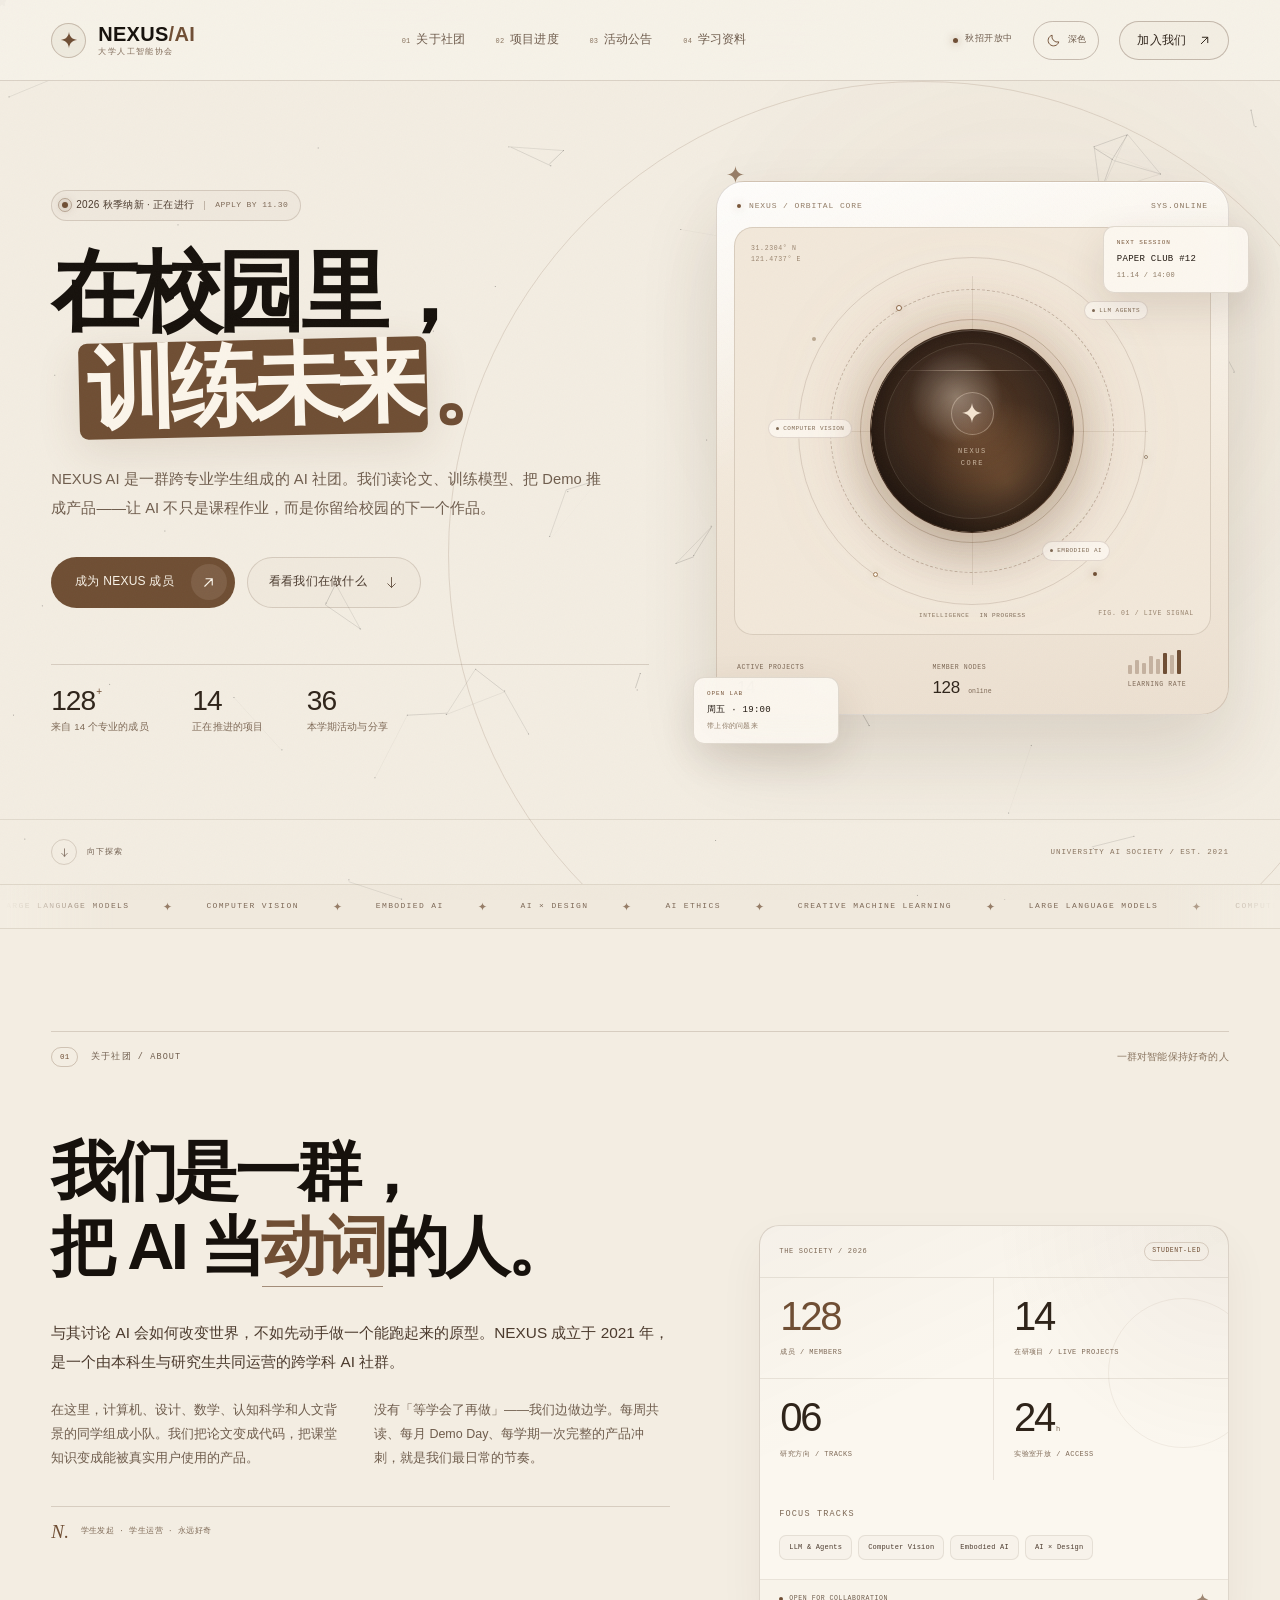
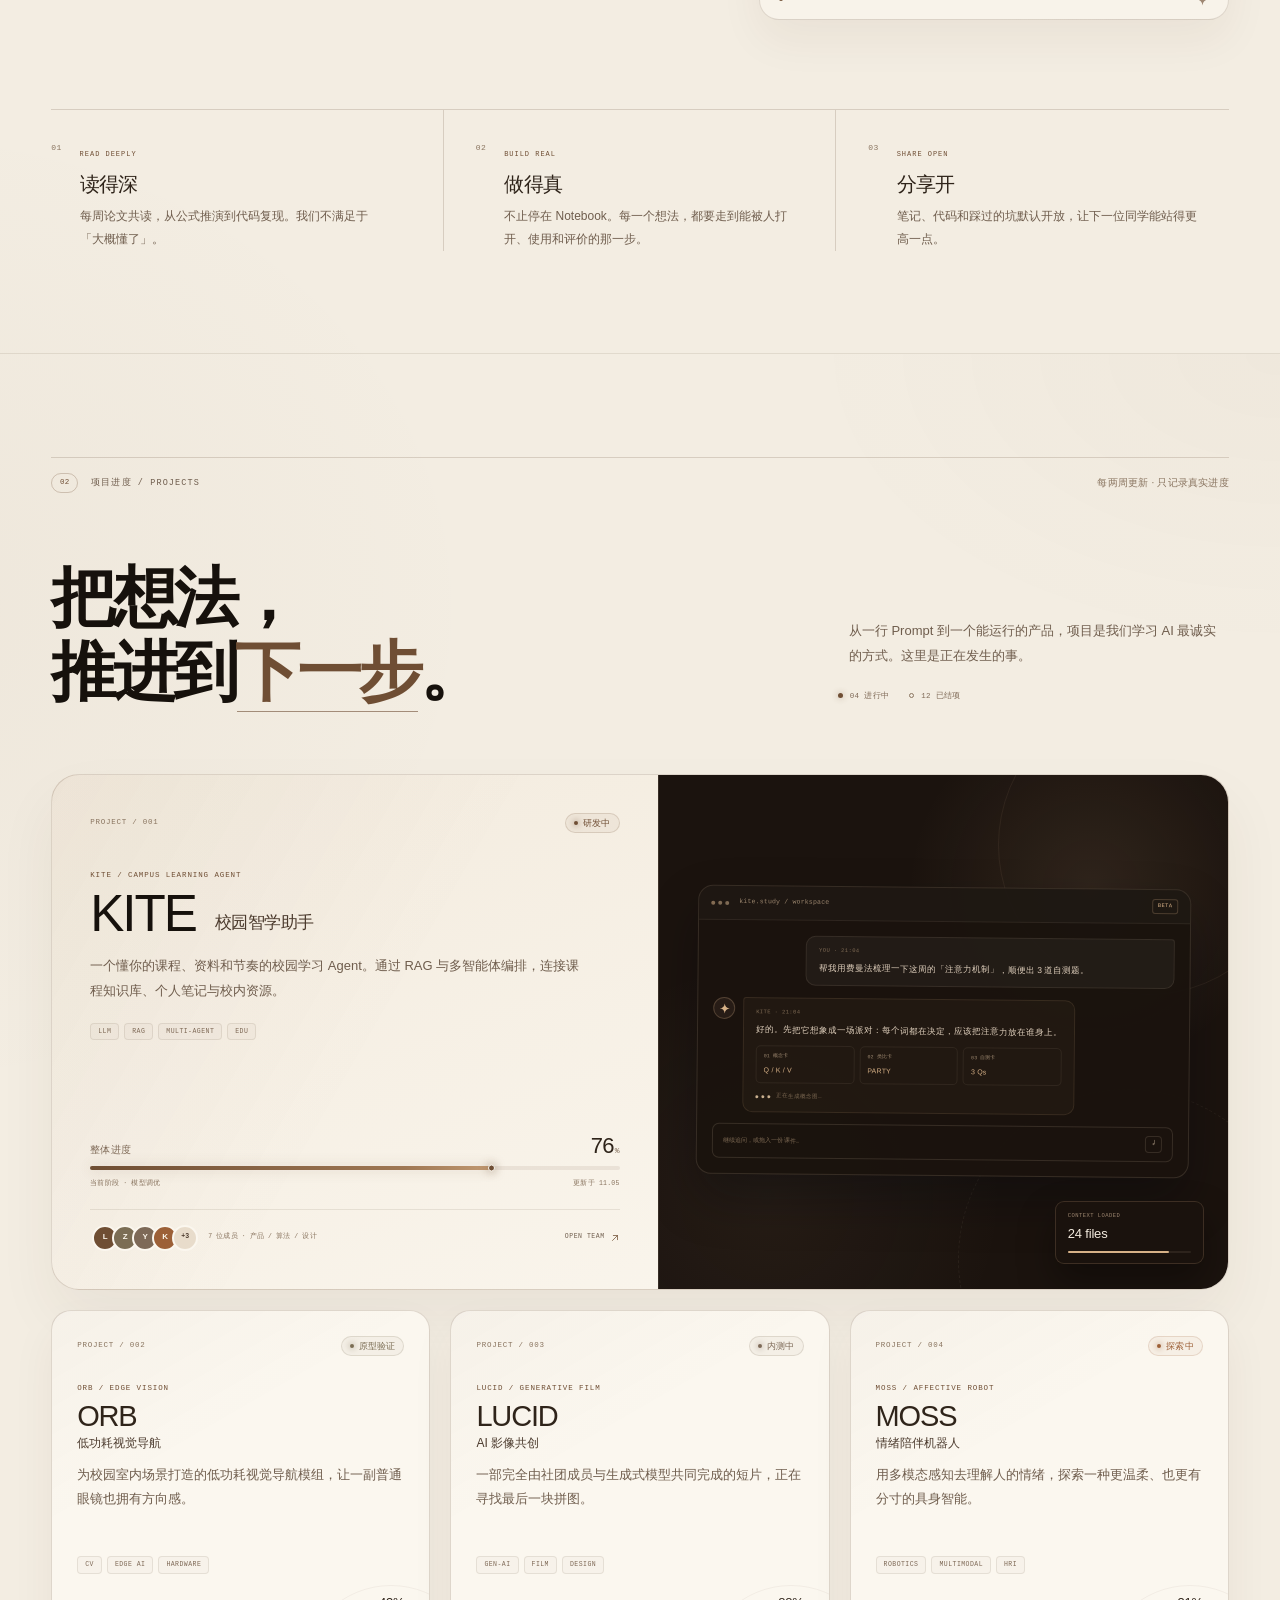
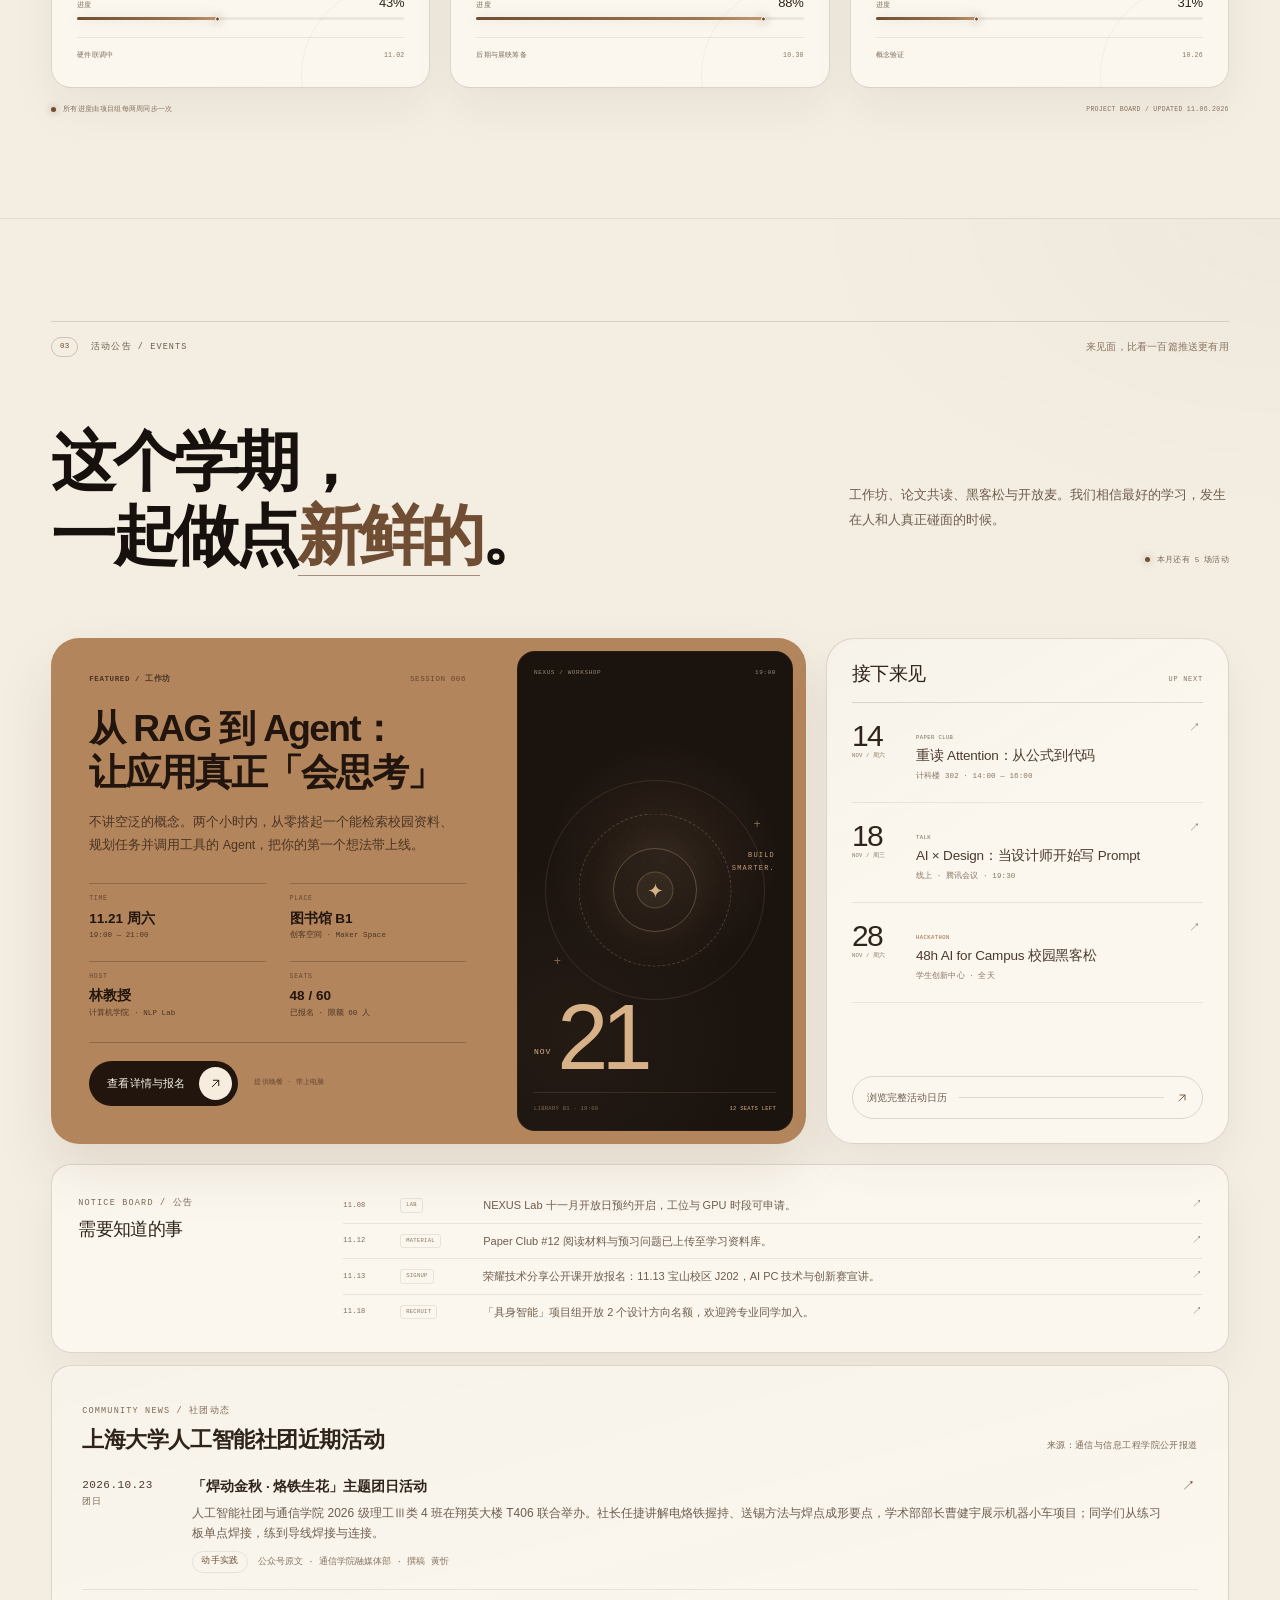
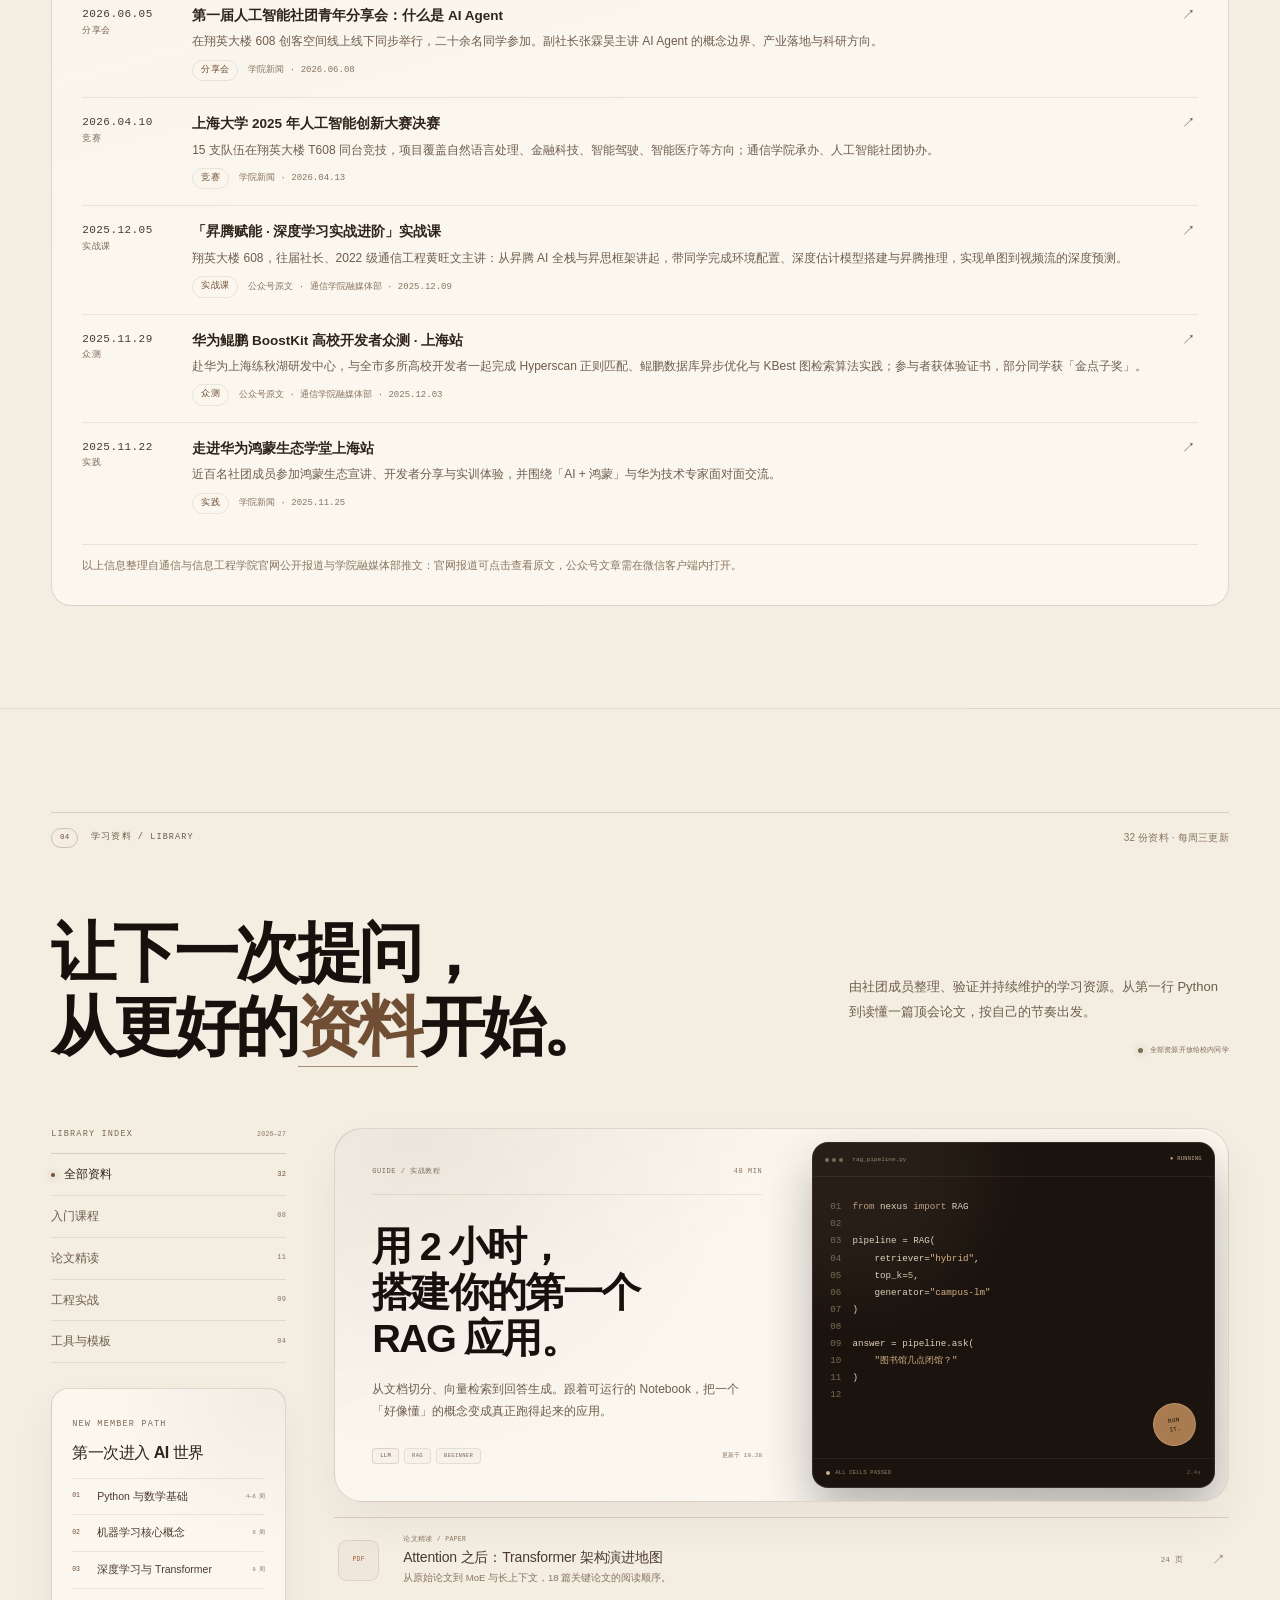
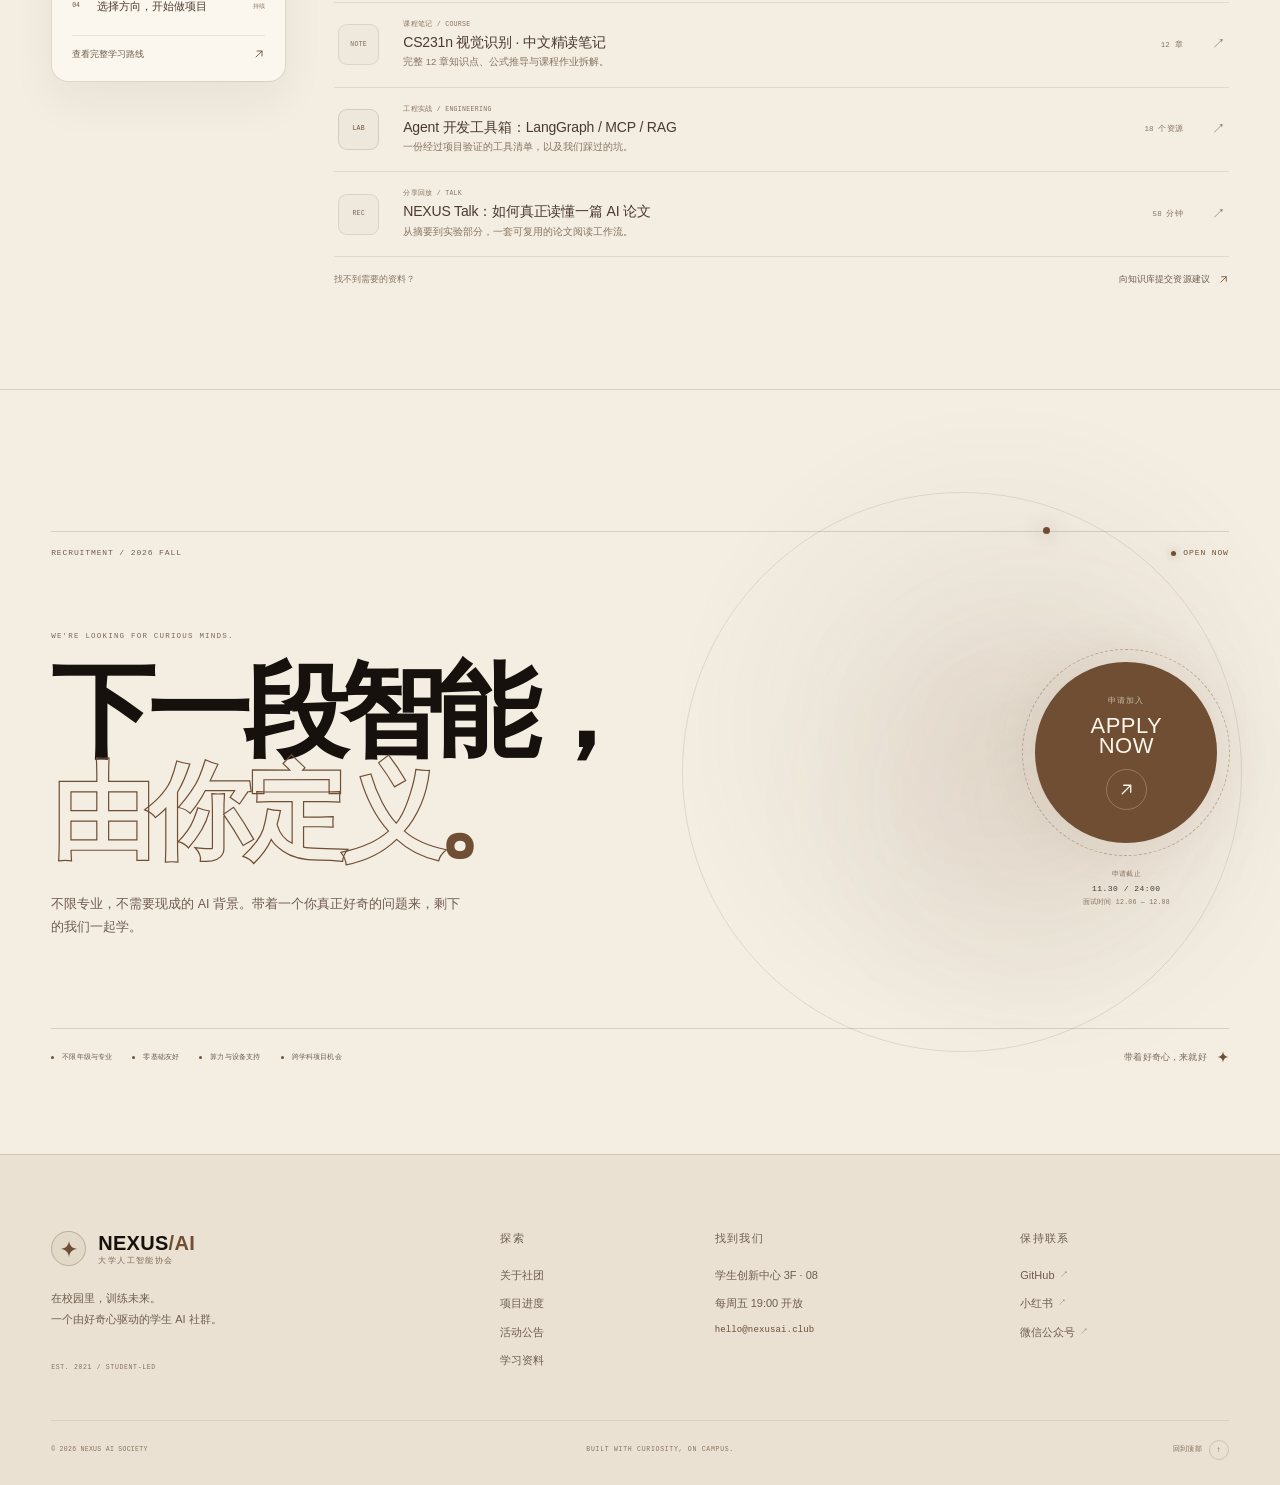
<file: index.html>
<!DOCTYPE html>
<html lang="zh-CN" data-theme="dark">
<head>
  <meta charset="UTF-8">
  <meta name="viewport" content="width=device-width, initial-scale=1.0, viewport-fit=cover">
  <meta name="description" content="NEXUS AI 大学人工智能协会官方网站。一起读论文、训练模型、做真实项目，在校园里探索智能的边界。">
  <meta name="theme-color" content="#07090e">
  <title>NEXUS AI · 大学人工智能协会</title>
  <script>
    (() => {
      const key = 'nexus-theme';
      let theme;
      try { theme = localStorage.getItem(key); } catch (error) {}
      if (theme !== 'light' && theme !== 'dark') {
        theme = window.matchMedia('(prefers-color-scheme: light)').matches ? 'light' : 'dark';
      }
      document.documentElement.dataset.theme = theme;
      document.documentElement.style.colorScheme = theme;
      const meta = document.querySelector('meta[name="theme-color"]');
      if (meta) meta.setAttribute('content', theme === 'light' ? '#f3ede2' : '#07090e');
    })();
  </script>
  <link rel="icon" href="data:image/svg+xml,%3Csvg xmlns='http://www.w3.org/2000/svg' viewBox='0 0 64 64'%3E%3Crect width='64' height='64' rx='14' fill='%23080a08'/%3E%3Cpath d='M32 8c1.4 13.7 9.2 21.5 22.9 22.9C41.2 32.3 33.4 40 32 53.8 30.6 40 22.8 32.3 9.1 30.9 22.8 29.5 30.6 21.7 32 8Z' fill='%237fa9ff'/%3E%3C/svg%3E">
  <link rel="stylesheet" href="styles.css">
</head>
<body>
  <div id="particle-stage" class="particle-stage" aria-hidden="true"></div>
  <a class="skip-link" href="#main">跳到主要内容</a>

  <svg class="svg-defs" aria-hidden="true" focusable="false">
    <symbol id="icon-arrow" viewBox="0 0 24 24">
      <path d="M6 18 18 6M8 6h10v10" fill="none" stroke="currentColor" stroke-width="1.8" stroke-linecap="round" stroke-linejoin="round"/>
    </symbol>
    <symbol id="icon-arrow-down" viewBox="0 0 24 24">
      <path d="M12 4v16m0 0 6-6m-6 6-6-6" fill="none" stroke="currentColor" stroke-width="1.6" stroke-linecap="round" stroke-linejoin="round"/>
    </symbol>
    <symbol id="icon-spark" viewBox="0 0 32 32">
      <path d="M16 1.5c.8 8.6 5.9 13.7 14.5 14.5-8.6.8-13.7 5.9-14.5 14.5C15.2 21.9 10.1 16.8 1.5 16 10.1 15.2 15.2 10.1 16 1.5Z" fill="currentColor"/>
    </symbol>
    <symbol id="icon-plus" viewBox="0 0 24 24">
      <path d="M12 4v16M4 12h16" fill="none" stroke="currentColor" stroke-width="1.5" stroke-linecap="round"/>
    </symbol>
    <symbol id="icon-menu" viewBox="0 0 24 24">
      <path d="M4 7h16M4 12h16M4 17h16" fill="none" stroke="currentColor" stroke-width="1.5" stroke-linecap="round"/>
    </symbol>
    <symbol id="icon-sun" viewBox="0 0 24 24">
      <circle cx="12" cy="12" r="4" fill="none" stroke="currentColor" stroke-width="1.5"/>
      <path d="M12 2.5v2M12 19.5v2M2.5 12h2M19.5 12h2M5.28 5.28l1.42 1.42M17.3 17.3l1.42 1.42M5.28 18.72l1.42-1.42M17.3 6.7l1.42-1.42" fill="none" stroke="currentColor" stroke-width="1.5" stroke-linecap="round"/>
    </symbol>
    <symbol id="icon-moon" viewBox="0 0 24 24">
      <path d="M20.5 14.2A8.7 8.7 0 0 1 9.8 3.5a8.7 8.7 0 1 0 10.7 10.7Z" fill="none" stroke="currentColor" stroke-width="1.5" stroke-linejoin="round"/>
    </symbol>
  </svg>

  <header class="site-header">
    <div class="header-inner">
      <a class="brand" href="#top" aria-label="NEXUS AI 首页">
        <span class="brand-mark">
          <svg viewBox="0 0 32 32" aria-hidden="true"><use href="#icon-spark"></use></svg>
        </span>
        <span class="brand-copy">
          <span class="brand-name">NEXUS<span>/AI</span></span>
          <span class="brand-sub">大学人工智能协会</span>
        </span>
      </a>

      <nav class="desktop-nav" aria-label="主导航">
        <a href="#about"><span>01</span>关于社团</a>
        <a href="#projects"><span>02</span>项目进度</a>
        <a href="#activities"><span>03</span>活动公告</a>
        <a href="#resources"><span>04</span>学习资料</a>
      </nav>

      <div class="header-actions">
        <span class="header-status"><i aria-hidden="true"></i>秋招开放中</span>
        <button class="theme-toggle" type="button" data-theme-toggle aria-label="切换浅色或深色模式" title="切换浅色或深色模式">
          <svg class="theme-icon theme-icon--sun" viewBox="0 0 24 24" aria-hidden="true"><use href="#icon-sun"></use></svg>
          <svg class="theme-icon theme-icon--moon" viewBox="0 0 24 24" aria-hidden="true"><use href="#icon-moon"></use></svg>
          <span class="theme-toggle-label" aria-hidden="true">
            <span class="theme-toggle-label--to-light">浅色</span>
            <span class="theme-toggle-label--to-dark">深色</span>
          </span>
        </button>
        <a class="header-join" href="apply.html">
          加入我们
          <svg viewBox="0 0 24 24" aria-hidden="true"><use href="#icon-arrow"></use></svg>
        </a>
        <details class="mobile-menu">
          <summary aria-label="打开导航菜单">
            <svg viewBox="0 0 24 24" aria-hidden="true"><use href="#icon-menu"></use></svg>
          </summary>
          <nav aria-label="移动端导航">
            <a href="#about"><span>01</span>关于社团</a>
            <a href="#projects"><span>02</span>项目进度</a>
            <a href="#activities"><span>03</span>活动公告</a>
            <a href="#resources"><span>04</span>学习资料</a>
            <a class="mobile-join" href="apply.html">加入 NEXUS <svg viewBox="0 0 24 24" aria-hidden="true"><use href="#icon-arrow"></use></svg></a>
          </nav>
        </details>
      </div>
    </div>
  </header>

  <main id="main">
    <section class="hero" id="top">
      <div class="hero-glow" aria-hidden="true"></div>
      <div class="container hero-inner">
        <div class="hero-copy">
          <div class="status-pill">
            <span class="status-dot" aria-hidden="true"></span>
            <span>2026 秋季纳新 · 正在进行</span>
            <span class="status-sep" aria-hidden="true"></span>
            <span class="status-en">APPLY BY 11.30</span>
          </div>

          <h1 class="hero-title">
            <span class="title-line">在校园里，</span>
            <span class="title-line"><span class="title-highlight">训练未来</span><span class="title-dot">。</span></span>
          </h1>

          <p class="hero-lede">
            NEXUS AI 是一群跨专业学生组成的 AI 社团。我们读论文、训练模型、把 Demo 推成产品——让 AI 不只是课程作业，而是你留给校园的下一个作品。
          </p>

          <div class="hero-actions">
            <a class="button button-primary" href="apply.html">
              <span>成为 NEXUS 成员</span>
              <span class="button-icon">
                <svg viewBox="0 0 24 24" aria-hidden="true"><use href="#icon-arrow"></use></svg>
              </span>
            </a>
            <a class="button button-ghost" href="#projects">
              <span>看看我们在做什么</span>
              <svg class="ghost-arrow" viewBox="0 0 24 24" aria-hidden="true"><use href="#icon-arrow-down"></use></svg>
            </a>
          </div>

          <div class="hero-stats" aria-label="社团数据">
            <div class="hero-stat">
              <span class="stat-value">128<sup>+</sup></span>
              <span class="stat-label">来自 14 个专业的成员</span>
            </div>
            <div class="hero-stat">
              <span class="stat-value">14</span>
              <span class="stat-label">正在推进的项目</span>
            </div>
            <div class="hero-stat">
              <span class="stat-value">36</span>
              <span class="stat-label">本学期活动与分享</span>
            </div>
          </div>
        </div>

        <div class="hero-visual" aria-hidden="true">
          <div class="visual-float visual-float--top">
            <span class="float-kicker">NEXT SESSION</span>
            <span class="float-value">PAPER CLUB #12</span>
            <span class="float-meta">11.14 / 14:00</span>
          </div>

          <div class="visual-frame">
            <div class="frame-head">
              <span class="frame-title"><i></i>NEXUS / ORBITAL CORE</span>
              <span class="frame-status">SYS.ONLINE</span>
            </div>

            <div class="core-field">
              <div class="axis axis--x" aria-hidden="true"></div>
              <div class="axis axis--y" aria-hidden="true"></div>

              <span class="coordinate coordinate--tl">31.2304° N<br>121.4737° E</span>
              <span class="coordinate coordinate--br">FIG. 01 / LIVE SIGNAL</span>

              <div class="orbit orbit--outer"></div>
              <div class="orbit orbit--dashed"></div>
              <div class="orbit orbit--inner"></div>

              <div class="orbit-label orbit-label--a">LLM AGENTS</div>
              <div class="orbit-label orbit-label--b">COMPUTER VISION</div>
              <div class="orbit-label orbit-label--c">EMBODIED AI</div>

              <span class="orbit-node orbit-node--one"></span>
              <span class="orbit-node orbit-node--two"></span>
              <span class="orbit-node orbit-node--three"></span>

              <div class="core-orb">
                <div class="orb-scan"></div>
                <span class="orb-mark">
                  <svg viewBox="0 0 32 32"><use href="#icon-spark"></use></svg>
                </span>
                <span class="orb-caption">NEXUS<br>CORE</span>
              </div>

              <div class="core-caption">
                <span>INTELLIGENCE</span>
                <span>IN PROGRESS</span>
              </div>
            </div>

            <div class="frame-foot">
              <div class="foot-metric">
                <span class="foot-label">ACTIVE PROJECTS</span>
                <strong>14 <em>/ 06 tracks</em></strong>
              </div>
              <div class="foot-metric">
                <span class="foot-label">MEMBER NODES</span>
                <strong>128 <em>online</em></strong>
              </div>
              <div class="foot-spark">
                <div class="spark-bars">
                  <i style="--h: 36%"></i><i style="--h: 58%"></i><i style="--h: 44%"></i><i style="--h: 72%"></i><i style="--h: 61%"></i><i style="--h: 88%"></i><i style="--h: 76%"></i><i style="--h: 100%"></i>
                </div>
                <span class="foot-label">LEARNING RATE</span>
              </div>
            </div>
          </div>

          <div class="visual-float visual-float--bottom">
            <span class="float-kicker">OPEN LAB</span>
            <span class="float-value">周五 · 19:00</span>
            <span class="float-meta">带上你的问题来</span>
          </div>

          <span class="visual-star" aria-hidden="true">
            <svg viewBox="0 0 32 32"><use href="#icon-spark"></use></svg>
          </span>
        </div>
      </div>

      <div class="container hero-bottom">
        <a class="scroll-cue" href="#about">
          <span class="scroll-icon"><svg viewBox="0 0 24 24"><use href="#icon-arrow-down"></use></svg></span>
          <span>向下探索</span>
        </a>
        <span class="hero-coordinate">UNIVERSITY AI SOCIETY / EST. 2021</span>
      </div>
    </section>

    <div class="discipline-strip" aria-label="社团研究方向">
      <div class="discipline-track">
        <div class="discipline-group">
          <span>LARGE LANGUAGE MODELS</span><svg viewBox="0 0 32 32" aria-hidden="true"><use href="#icon-spark"></use></svg>
          <span>COMPUTER VISION</span><svg viewBox="0 0 32 32" aria-hidden="true"><use href="#icon-spark"></use></svg>
          <span>EMBODIED AI</span><svg viewBox="0 0 32 32" aria-hidden="true"><use href="#icon-spark"></use></svg>
          <span>AI × DESIGN</span><svg viewBox="0 0 32 32" aria-hidden="true"><use href="#icon-spark"></use></svg>
          <span>AI ETHICS</span><svg viewBox="0 0 32 32" aria-hidden="true"><use href="#icon-spark"></use></svg>
          <span>CREATIVE MACHINE LEARNING</span><svg viewBox="0 0 32 32" aria-hidden="true"><use href="#icon-spark"></use></svg>
        </div>
        <div class="discipline-group" aria-hidden="true">
          <span>LARGE LANGUAGE MODELS</span><svg viewBox="0 0 32 32"><use href="#icon-spark"></use></svg>
          <span>COMPUTER VISION</span><svg viewBox="0 0 32 32"><use href="#icon-spark"></use></svg>
          <span>EMBODIED AI</span><svg viewBox="0 0 32 32"><use href="#icon-spark"></use></svg>
          <span>AI × DESIGN</span><svg viewBox="0 0 32 32"><use href="#icon-spark"></use></svg>
          <span>AI ETHICS</span><svg viewBox="0 0 32 32"><use href="#icon-spark"></use></svg>
          <span>CREATIVE MACHINE LEARNING</span><svg viewBox="0 0 32 32"><use href="#icon-spark"></use></svg>
        </div>
      </div>
    </div>

    <section class="section about" id="about">
      <div class="container">
        <div class="section-top">
          <span class="section-label"><span class="section-index">01</span>关于社团 / ABOUT</span>
          <span class="section-note">一群对智能保持好奇的人</span>
        </div>

        <div class="about-layout">
          <div class="about-copy">
            <h2 class="display-title">我们是一群，<br>把 AI 当<span class="accent-word">动词</span>的人。</h2>
            <p class="about-lead">
              与其讨论 AI 会如何改变世界，不如先动手做一个能跑起来的原型。NEXUS 成立于 2021 年，是一个由本科生与研究生共同运营的跨学科 AI 社群。
            </p>
            <div class="about-detail-cols">
              <p>在这里，计算机、设计、数学、认知科学和人文背景的同学组成小队。我们把论文变成代码，把课堂知识变成能被真实用户使用的产品。</p>
              <p>没有「等学会了再做」——我们边做边学。每周共读、每月 Demo Day、每学期一次完整的产品冲刺，就是我们最日常的节奏。</p>
            </div>
            <div class="about-signature">
              <span class="signature-mark">N.</span>
              <span>学生发起 · 学生运营 · 永远好奇</span>
            </div>
          </div>

          <aside class="society-card" aria-label="社团概览">
            <div class="society-card-head">
              <span>THE SOCIETY / 2026</span>
              <span class="society-badge">STUDENT-LED</span>
            </div>
            <div class="society-stats">
              <div class="society-stat">
                <strong>128</strong>
                <span>成员 / MEMBERS</span>
              </div>
              <div class="society-stat">
                <strong>14</strong>
                <span>在研项目 / LIVE PROJECTS</span>
              </div>
              <div class="society-stat">
                <strong>06</strong>
                <span>研究方向 / TRACKS</span>
              </div>
              <div class="society-stat">
                <strong>24<span class="stat-unit">h</span></strong>
                <span>实验室开放 / ACCESS</span>
              </div>
            </div>
            <div class="society-tracks">
              <span class="micro-label">FOCUS TRACKS</span>
              <div class="track-tags">
                <span>LLM &amp; Agents</span>
                <span>Computer Vision</span>
                <span>Embodied AI</span>
                <span>AI × Design</span>
              </div>
            </div>
            <div class="society-foot">
              <span class="society-signal"><i></i>OPEN FOR COLLABORATION</span>
              <svg viewBox="0 0 32 32" aria-hidden="true"><use href="#icon-spark"></use></svg>
            </div>
          </aside>
        </div>

        <div class="principles">
          <article class="principle">
            <div class="principle-num">01</div>
            <div class="principle-body">
              <span class="micro-label">READ DEEPLY</span>
              <h3>读得深</h3>
              <p>每周论文共读，从公式推演到代码复现。我们不满足于「大概懂了」。</p>
            </div>
          </article>
          <article class="principle">
            <div class="principle-num">02</div>
            <div class="principle-body">
              <span class="micro-label">BUILD REAL</span>
              <h3>做得真</h3>
              <p>不止停在 Notebook。每一个想法，都要走到能被人打开、使用和评价的那一步。</p>
            </div>
          </article>
          <article class="principle">
            <div class="principle-num">03</div>
            <div class="principle-body">
              <span class="micro-label">SHARE OPEN</span>
              <h3>分享开</h3>
              <p>笔记、代码和踩过的坑默认开放，让下一位同学能站得更高一点。</p>
            </div>
          </article>
        </div>
      </div>
    </section>

    <section class="section projects" id="projects">
      <div class="container">
        <div class="section-top">
          <span class="section-label"><span class="section-index">02</span>项目进度 / PROJECTS</span>
          <span class="section-note">每两周更新 · 只记录真实进度</span>
        </div>

        <div class="section-heading">
          <h2 class="display-title">把想法，<br>推进到<span class="accent-word">下一步</span>。</h2>
          <div class="heading-aside">
            <p>从一行 Prompt 到一个能运行的产品，项目是我们学习 AI 最诚实的方式。这里是正在发生的事。</p>
            <div class="project-legend">
              <span><i class="legend-dot legend-dot--live"></i>04 进行中</span>
              <span><i class="legend-dot legend-dot--done"></i>12 已结项</span>
            </div>
          </div>
        </div>

        <article class="project-feature">
          <div class="feature-content">
            <div class="project-topline">
              <span>PROJECT / 001</span>
              <span class="project-status project-status--live"><i></i>研发中</span>
            </div>
            <div class="feature-titleblock">
              <p class="project-en">KITE / CAMPUS LEARNING AGENT</p>
              <h3>KITE <span>校园智学助手</span></h3>
              <p class="project-desc">一个懂你的课程、资料和节奏的校园学习 Agent。通过 RAG 与多智能体编排，连接课程知识库、个人笔记与校内资源。</p>
            </div>
            <div class="tag-row">
              <span>LLM</span><span>RAG</span><span>MULTI-AGENT</span><span>EDU</span>
            </div>
            <div class="feature-progress">
              <div class="progress-head">
                <span>整体进度</span>
                <strong>76<span>%</span></strong>
              </div>
              <div class="progress-track" role="progressbar" aria-label="KITE 项目进度" aria-valuemin="0" aria-valuemax="100" aria-valuenow="76">
                <span style="width: 76%"></span>
              </div>
              <div class="progress-meta">
                <span>当前阶段 · 模型调优</span>
                <span>更新于 11.05</span>
              </div>
            </div>
            <div class="feature-foot">
              <div class="avatar-stack" aria-label="7 位项目成员">
                <span class="avatar avatar--a">L</span>
                <span class="avatar avatar--b">Z</span>
                <span class="avatar avatar--c">Y</span>
                <span class="avatar avatar--d">K</span>
                <span class="avatar avatar--more">+3</span>
              </div>
              <span class="team-note">7 位成员 · 产品 / 算法 / 设计</span>
              <a class="project-open" href="apply.html?team=KITE" aria-label="申请加入 KITE 项目组">OPEN TEAM <svg viewBox="0 0 24 24" aria-hidden="true"><use href="#icon-arrow"></use></svg></a>
            </div>
          </div>

          <div class="project-preview" aria-hidden="true">
            <div class="preview-window">
              <div class="preview-bar">
                <span class="window-dots"><i></i><i></i><i></i></span>
                <span class="preview-address">kite.study / workspace</span>
                <span class="preview-beta">BETA</span>
              </div>
              <div class="preview-body">
                <div class="preview-user">
                  <span class="preview-label">YOU · 21:04</span>
                  <p>帮我用费曼法梳理一下这周的「注意力机制」，顺便出 3 道自测题。</p>
                </div>
                <div class="preview-ai">
                  <span class="ai-avatar">
                    <svg viewBox="0 0 32 32"><use href="#icon-spark"></use></svg>
                  </span>
                  <div class="ai-content">
                    <span class="preview-label">KITE · 21:04</span>
                    <p>好的。先把它想象成一场派对：每个词都在决定，应该把注意力放在谁身上。</p>
                    <div class="preview-cards">
                      <span>01 概念卡<strong>Q / K / V</strong></span>
                      <span>02 类比卡<strong>PARTY</strong></span>
                      <span>03 自测卡<strong>3 Qs</strong></span>
                    </div>
                    <div class="typing-row"><i></i><i></i><i></i><span>正在生成概念图…</span></div>
                  </div>
                </div>
                <div class="preview-input">
                  <span>继续追问，或拖入一份课件…</span>
                  <kbd>↵</kbd>
                </div>
              </div>
            </div>
            <div class="preview-float">
              <span class="preview-float-label">CONTEXT LOADED</span>
              <strong>24 files</strong>
              <span class="mini-progress"><i style="width: 82%"></i></span>
            </div>
          </div>
        </article>

        <div class="project-grid">
          <article class="project-card">
            <div class="project-topline">
              <span>PROJECT / 002</span>
              <span class="project-status project-status--mint"><i></i>原型验证</span>
            </div>
            <div class="card-titleblock">
              <p class="project-en">ORB / EDGE VISION</p>
              <h3>ORB <span>低功耗视觉导航</span></h3>
              <p class="project-desc">为校园室内场景打造的低功耗视觉导航模组，让一副普通眼镜也拥有方向感。</p>
            </div>
            <div class="card-middle">
              <div class="tag-row"><span>CV</span><span>EDGE AI</span><span>HARDWARE</span></div>
              <div class="progress-compact">
                <div class="progress-head"><span>进度</span><strong>43%</strong></div>
                <div class="progress-track" role="progressbar" aria-label="ORB 项目进度" aria-valuemin="0" aria-valuemax="100" aria-valuenow="43"><span style="width: 43%"></span></div>
              </div>
            </div>
            <div class="card-foot">
              <span>硬件联调中</span>
              <span>11.02</span>
            </div>
          </article>

          <article class="project-card">
            <div class="project-topline">
              <span>PROJECT / 003</span>
              <span class="project-status project-status--violet"><i></i>内测中</span>
            </div>
            <div class="card-titleblock">
              <p class="project-en">LUCID / GENERATIVE FILM</p>
              <h3>LUCID <span>AI 影像共创</span></h3>
              <p class="project-desc">一部完全由社团成员与生成式模型共同完成的短片，正在寻找最后一块拼图。</p>
            </div>
            <div class="card-middle">
              <div class="tag-row"><span>GEN-AI</span><span>FILM</span><span>DESIGN</span></div>
              <div class="progress-compact">
                <div class="progress-head"><span>进度</span><strong>88%</strong></div>
                <div class="progress-track" role="progressbar" aria-label="LUCID 项目进度" aria-valuemin="0" aria-valuemax="100" aria-valuenow="88"><span style="width: 88%"></span></div>
              </div>
            </div>
            <div class="card-foot">
              <span>后期与展映筹备</span>
              <span>10.30</span>
            </div>
          </article>

          <article class="project-card">
            <div class="project-topline">
              <span>PROJECT / 004</span>
              <span class="project-status project-status--orange"><i></i>探索中</span>
            </div>
            <div class="card-titleblock">
              <p class="project-en">MOSS / AFFECTIVE ROBOT</p>
              <h3>MOSS <span>情绪陪伴机器人</span></h3>
              <p class="project-desc">用多模态感知去理解人的情绪，探索一种更温柔、也更有分寸的具身智能。</p>
            </div>
            <div class="card-middle">
              <div class="tag-row"><span>ROBOTICS</span><span>MULTIMODAL</span><span>HRI</span></div>
              <div class="progress-compact">
                <div class="progress-head"><span>进度</span><strong>31%</strong></div>
                <div class="progress-track" role="progressbar" aria-label="MOSS 项目进度" aria-valuemin="0" aria-valuemax="100" aria-valuenow="31"><span style="width: 31%"></span></div>
              </div>
            </div>
            <div class="card-foot">
              <span>概念验证</span>
              <span>10.26</span>
            </div>
          </article>
        </div>

        <div class="project-footer-note">
          <span><i class="live-dot"></i>所有进度由项目组每两周同步一次</span>
          <span>PROJECT BOARD / UPDATED 11.06.2026</span>
        </div>
      </div>
    </section>

    <section class="section activities" id="activities">
      <div class="container">
        <div class="section-top">
          <span class="section-label"><span class="section-index">03</span>活动公告 / EVENTS</span>
          <span class="section-note">来见面，比看一百篇推送更有用</span>
        </div>

        <div class="section-heading">
          <h2 class="display-title">这个学期，<br>一起做点<span class="accent-word">新鲜的</span>。</h2>
          <div class="heading-aside">
            <p>工作坊、论文共读、黑客松与开放麦。我们相信最好的学习，发生在人和人真正碰面的时候。</p>
            <span class="event-count"><i></i>本月还有 5 场活动</span>
          </div>
        </div>

        <div class="activity-layout">
          <article class="featured-event">
            <div class="event-content">
              <div class="event-topline">
                <span class="event-type">FEATURED / 工作坊</span>
                <span class="event-no">SESSION 006</span>
              </div>
              <h3>从 RAG 到 Agent：<br>让应用真正「会思考」</h3>
              <p class="event-desc">不讲空泛的概念。两个小时内，从零搭起一个能检索校园资料、规划任务并调用工具的 Agent，把你的第一个想法带上线。</p>
              <div class="event-facts">
                <div class="event-fact">
                  <span>TIME</span>
                  <strong>11.21 周六</strong>
                  <small>19:00 — 21:00</small>
                </div>
                <div class="event-fact">
                  <span>PLACE</span>
                  <strong>图书馆 B1</strong>
                  <small>创客空间 · Maker Space</small>
                </div>
                <div class="event-fact">
                  <span>HOST</span>
                  <strong>林教授</strong>
                  <small>计算机学院 · NLP Lab</small>
                </div>
                <div class="event-fact">
                  <span>SEATS</span>
                  <strong>48 / 60</strong>
                  <small>已报名 · 限额 60 人</small>
                </div>
              </div>
              <div class="event-action-row">
                <a class="event-button" href="events.html#featured">
                  查看详情与报名
                  <span><svg viewBox="0 0 24 24" aria-hidden="true"><use href="#icon-arrow"></use></svg></span>
                </a>
                <span class="event-note">提供晚餐 · 带上电脑</span>
              </div>
            </div>

            <div class="event-poster" aria-hidden="true">
              <div class="poster-head">
                <span>NEXUS / WORKSHOP</span>
                <span>19:00</span>
              </div>
              <div class="poster-orbit">
                <div class="poster-ring poster-ring--one"></div>
                <div class="poster-ring poster-ring--two"></div>
                <div class="poster-ring poster-ring--three"></div>
                <div class="poster-core">
                  <svg viewBox="0 0 32 32"><use href="#icon-spark"></use></svg>
                </div>
                <span class="poster-cross poster-cross--one">+</span>
                <span class="poster-cross poster-cross--two">+</span>
              </div>
              <div class="poster-date">
                <span>NOV</span>
                <strong>21</strong>
              </div>
              <p class="poster-caption">BUILD<br>SMARTER.</p>
              <div class="poster-foot">
                <span>LIBRARY B1 · 19:00</span>
                <span>12 SEATS LEFT</span>
              </div>
            </div>
          </article>

          <aside class="event-side" aria-label="近期活动">
            <div class="side-heading">
              <h3>接下来见</h3>
              <span>UP NEXT</span>
            </div>

            <a class="mini-event" href="events.html#calendar">
              <div class="mini-date"><strong>14</strong><span>NOV / 周六</span></div>
              <div class="mini-info">
                <span class="mini-type mini-type--mint">PAPER CLUB</span>
                <h4>重读 Attention：从公式到代码</h4>
                <p>计科楼 302 · 14:00 — 16:00</p>
              </div>
              <span class="mini-arrow">↗</span>
            </a>

            <a class="mini-event" href="events.html#calendar">
              <div class="mini-date"><strong>18</strong><span>NOV / 周三</span></div>
              <div class="mini-info">
                <span class="mini-type mini-type--violet">TALK</span>
                <h4>AI × Design：当设计师开始写 Prompt</h4>
                <p>线上 · 腾讯会议 · 19:30</p>
              </div>
              <span class="mini-arrow">↗</span>
            </a>

            <a class="mini-event" href="events.html#calendar">
              <div class="mini-date"><strong>28</strong><span>NOV / 周六</span></div>
              <div class="mini-info">
                <span class="mini-type mini-type--orange">HACKATHON</span>
                <h4>48h AI for Campus 校园黑客松</h4>
                <p>学生创新中心 · 全天</p>
              </div>
              <span class="mini-arrow">↗</span>
            </a>

            <a class="calendar-button" href="events.html#calendar">
              浏览完整活动日历
              <span class="calendar-line"></span>
              <svg viewBox="0 0 24 24" aria-hidden="true"><use href="#icon-arrow"></use></svg>
            </a>
          </aside>
        </div>

        <div class="notice-board">
          <div class="notice-head">
            <span class="micro-label">NOTICE BOARD / 公告</span>
            <h3>需要知道的事</h3>
          </div>
          <div class="notice-list">
            <a class="notice-row" href="events.html#calendar">
              <span class="notice-date">11.08</span>
              <span class="notice-tag">LAB</span>
              <p>NEXUS Lab 十一月开放日预约开启，工位与 GPU 时段可申请。</p>
              <span class="notice-arrow">↗</span>
            </a>
            <a class="notice-row" href="events.html#calendar">
              <span class="notice-date">11.12</span>
              <span class="notice-tag">MATERIAL</span>
              <p>Paper Club #12 阅读材料与预习问题已上传至学习资料库。</p>
              <span class="notice-arrow">↗</span>
            </a>
            <a class="notice-row" href="events.html#honor">
              <span class="notice-date">11.13</span>
              <span class="notice-tag">SIGNUP</span>
              <p>荣耀技术分享公开课开放报名：11.13 宝山校区 J202，AI PC 技术与创新赛宣讲。</p>
              <span class="notice-arrow">↗</span>
            </a>
            <a class="notice-row" href="events.html#calendar">
              <span class="notice-date">11.18</span>
              <span class="notice-tag">RECRUIT</span>
              <p>「具身智能」项目组开放 2 个设计方向名额，欢迎跨专业同学加入。</p>
              <span class="notice-arrow">↗</span>
            </a>
          </div>
        </div>

        <div class="news-board">
          <div class="news-head">
            <div>
              <span class="micro-label">COMMUNITY NEWS / 社团动态</span>
              <h3>上海大学人工智能社团近期活动</h3>
            </div>
            <span class="news-source-note">来源：通信与信息工程学院公开报道</span>
          </div>
          <div class="news-list">
            <a class="news-item" href="https://mp.weixin.qq.com/s/IxySFEBMgejzcBQJ8rgkYQ" target="_blank" rel="noopener noreferrer">
              <div class="news-date"><strong>2026.10.23</strong>团日</div>
              <div class="news-copy">
                <h4>「焊动金秋 · 烙铁生花」主题团日活动</h4>
                <p>人工智能社团与通信学院 2026 级理工Ⅲ类 4 班在翔英大楼 T406 联合举办。社长任捷讲解电烙铁握持、送锡方法与焊点成形要点，学术部部长曹健宇展示机器小车项目；同学们从练习板单点焊接，练到导线焊接与连接。</p>
                <div class="news-tags">
                  <span class="news-tag">动手实践</span>
                  <span class="news-origin">公众号原文 · 通信学院融媒体部 · 撰稿 黄忻</span>
                </div>
              </div>
              <span class="news-arrow" aria-hidden="true">↗</span>
            </a>

            <a class="news-item" href="https://scie.shu.edu.cn/info/1066/46645.htm" target="_blank" rel="noopener noreferrer">
              <div class="news-date"><strong>2026.06.05</strong>分享会</div>
              <div class="news-copy">
                <h4>第一届人工智能社团青年分享会：什么是 AI Agent</h4>
                <p>在翔英大楼 608 创客空间线上线下同步举行，二十余名同学参加。副社长张霖昊主讲 AI Agent 的概念边界、产业落地与科研方向。</p>
                <div class="news-tags">
                  <span class="news-tag">分享会</span>
                  <span class="news-origin">学院新闻 · 2026.06.08</span>
                </div>
              </div>
              <span class="news-arrow" aria-hidden="true">↗</span>
            </a>

            <a class="news-item" href="https://scie.shu.edu.cn/info/1065/46345.htm" target="_blank" rel="noopener noreferrer">
              <div class="news-date"><strong>2026.04.10</strong>竞赛</div>
              <div class="news-copy">
                <h4>上海大学 2025 年人工智能创新大赛决赛</h4>
                <p>15 支队伍在翔英大楼 T608 同台竞技，项目覆盖自然语言处理、金融科技、智能驾驶、智能医疗等方向；通信学院承办、人工智能社团协办。</p>
                <div class="news-tags">
                  <span class="news-tag">竞赛</span>
                  <span class="news-origin">学院新闻 · 2026.04.13</span>
                </div>
              </div>
              <span class="news-arrow" aria-hidden="true">↗</span>
            </a>

            <a class="news-item" href="https://mp.weixin.qq.com/s/w9l2QzYGAc9RFlvV_PuGpw" target="_blank" rel="noopener noreferrer">
              <div class="news-date"><strong>2025.12.05</strong>实战课</div>
              <div class="news-copy">
                <h4>「昇腾赋能 · 深度学习实战进阶」实战课</h4>
                <p>翔英大楼 608，往届社长、2022 级通信工程黄旺文主讲：从昇腾 AI 全栈与昇思框架讲起，带同学完成环境配置、深度估计模型搭建与昇腾推理，实现单图到视频流的深度预测。</p>
                <div class="news-tags">
                  <span class="news-tag">实战课</span>
                  <span class="news-origin">公众号原文 · 通信学院融媒体部 · 2025.12.09</span>
                </div>
              </div>
              <span class="news-arrow" aria-hidden="true">↗</span>
            </a>

            <a class="news-item" href="https://mp.weixin.qq.com/s/w5xcUtydAPP6TCk1WVrcMQ" target="_blank" rel="noopener noreferrer">
              <div class="news-date"><strong>2025.11.29</strong>众测</div>
              <div class="news-copy">
                <h4>华为鲲鹏 BoostKit 高校开发者众测 · 上海站</h4>
                <p>赴华为上海练秋湖研发中心，与全市多所高校开发者一起完成 Hyperscan 正则匹配、鲲鹏数据库异步优化与 KBest 图检索算法实践；参与者获体验证书，部分同学获「金点子奖」。</p>
                <div class="news-tags">
                  <span class="news-tag">众测</span>
                  <span class="news-origin">公众号原文 · 通信学院融媒体部 · 2025.12.03</span>
                </div>
              </div>
              <span class="news-arrow" aria-hidden="true">↗</span>
            </a>

            <a class="news-item" href="https://scie.shu.edu.cn/info/1066/45485.htm" target="_blank" rel="noopener noreferrer">
              <div class="news-date"><strong>2025.11.22</strong>实践</div>
              <div class="news-copy">
                <h4>走进华为鸿蒙生态学堂上海站</h4>
                <p>近百名社团成员参加鸿蒙生态宣讲、开发者分享与实训体验，并围绕「AI + 鸿蒙」与华为技术专家面对面交流。</p>
                <div class="news-tags">
                  <span class="news-tag">实践</span>
                  <span class="news-origin">学院新闻 · 2025.11.25</span>
                </div>
              </div>
              <span class="news-arrow" aria-hidden="true">↗</span>
            </a>
          </div>
          <p class="news-foot">以上信息整理自通信与信息工程学院官网公开报道与学院融媒体部推文：官网报道可点击查看原文，公众号文章需在微信客户端内打开。</p>
        </div>
      </div>
    </section>

    <section class="section resources" id="resources">
      <div class="container">
        <div class="section-top">
          <span class="section-label"><span class="section-index">04</span>学习资料 / LIBRARY</span>
          <span class="section-note">32 份资料 · 每周三更新</span>
        </div>

        <div class="section-heading">
          <h2 class="display-title">让下一次提问，<br>从更好的<span class="accent-word">资料</span>开始。</h2>
          <div class="heading-aside">
            <p>由社团成员整理、验证并持续维护的学习资源。从第一行 Python 到读懂一篇顶会论文，按自己的节奏出发。</p>
            <span class="resource-note"><i></i>全部资源开放给校内同学</span>
          </div>
        </div>

        <div class="resource-layout">
          <aside class="resource-sidebar" aria-label="资料分类">
            <div class="resource-index-head">
              <span class="micro-label">LIBRARY INDEX</span>
              <span>2026—27</span>
            </div>
            <div class="resource-categories">
              <div class="resource-category is-active">
                <span>全部资料</span><span>32</span>
              </div>
              <div class="resource-category">
                <span>入门课程</span><span>08</span>
              </div>
              <div class="resource-category">
                <span>论文精读</span><span>11</span>
              </div>
              <div class="resource-category">
                <span>工程实战</span><span>09</span>
              </div>
              <div class="resource-category">
                <span>工具与模板</span><span>04</span>
              </div>
            </div>

            <div class="learning-path">
              <span class="micro-label">NEW MEMBER PATH</span>
              <h4>第一次进入 AI 世界</h4>
              <ol>
                <li><span>01</span><p>Python 与数学基础</p><em>4—6 周</em></li>
                <li><span>02</span><p>机器学习核心概念</p><em>6 周</em></li>
                <li><span>03</span><p>深度学习与 Transformer</p><em>8 周</em></li>
                <li><span>04</span><p>选择方向，开始做项目</p><em>持续</em></li>
              </ol>
              <a class="path-button" href="path.html">查看完整学习路线 <svg viewBox="0 0 24 24" aria-hidden="true"><use href="#icon-arrow"></use></svg></a>
            </div>
          </aside>

          <div class="resource-main">
            <article class="resource-feature">
              <div class="resource-feature-copy">
                <div class="resource-feature-top">
                  <span class="resource-kind">GUIDE / 实战教程</span>
                  <span class="resource-read">48 MIN</span>
                </div>
                <h3>用 2 小时，<br>搭建你的第一个<br>RAG 应用。</h3>
                <p>从文档切分、向量检索到回答生成。跟着可运行的 Notebook，把一个「好像懂」的概念变成真正跑得起来的应用。</p>
                <div class="resource-feature-foot">
                  <span class="resource-tags"><span>LLM</span><span>RAG</span><span>BEGINNER</span></span>
                  <span class="resource-updated">更新于 10.28</span>
                </div>
              </div>
              <div class="resource-code" aria-hidden="true">
                <div class="code-head">
                  <span class="window-dots"><i></i><i></i><i></i></span>
                  <span>rag_pipeline.py</span>
                  <span class="code-live">● RUNNING</span>
                </div>
                <pre><code><span class="code-muted">01</span>  <span class="code-violet">from</span> nexus <span class="code-violet">import</span> RAG
<span class="code-muted">02</span>
<span class="code-muted">03</span>  pipeline = RAG(
<span class="code-muted">04</span>      retriever=<span class="code-acid">"hybrid"</span>,
<span class="code-muted">05</span>      top_k=<span class="code-mint">5</span>,
<span class="code-muted">06</span>      generator=<span class="code-acid">"campus-lm"</span>
<span class="code-muted">07</span>  )
<span class="code-muted">08</span>
<span class="code-muted">09</span>  answer = pipeline.ask(
<span class="code-muted">10</span>      <span class="code-acid">"图书馆几点闭馆？"</span>
<span class="code-muted">11</span>  )
<span class="code-muted">12</span></code></pre>
                <div class="code-footer">
                  <span><i></i>ALL CELLS PASSED</span>
                  <span>2.4s</span>
                </div>
                <span class="code-sticker">RUN<br>IT.</span>
              </div>
            </article>

            <div class="resource-list">
              <article class="resource-row">
                <span class="resource-icon resource-icon--pdf">PDF</span>
                <div class="resource-copy">
                  <span class="resource-cat">论文精读 / PAPER</span>
                  <h4>Attention 之后：Transformer 架构演进地图</h4>
                  <p>从原始论文到 MoE 与长上下文，18 篇关键论文的阅读顺序。</p>
                </div>
                <span class="resource-size">24 页</span>
                <span class="resource-arrow">↗</span>
              </article>

              <article class="resource-row">
                <span class="resource-icon resource-icon--note">NOTE</span>
                <div class="resource-copy">
                  <span class="resource-cat">课程笔记 / COURSE</span>
                  <h4>CS231n 视觉识别 · 中文精读笔记</h4>
                  <p>完整 12 章知识点、公式推导与课程作业拆解。</p>
                </div>
                <span class="resource-size">12 章</span>
                <span class="resource-arrow">↗</span>
              </article>

              <article class="resource-row">
                <span class="resource-icon resource-icon--lab">LAB</span>
                <div class="resource-copy">
                  <span class="resource-cat">工程实战 / ENGINEERING</span>
                  <h4>Agent 开发工具箱：LangGraph / MCP / RAG</h4>
                  <p>一份经过项目验证的工具清单，以及我们踩过的坑。</p>
                </div>
                <span class="resource-size">18 个资源</span>
                <span class="resource-arrow">↗</span>
              </article>

              <article class="resource-row">
                <span class="resource-icon resource-icon--video">REC</span>
                <div class="resource-copy">
                  <span class="resource-cat">分享回放 / TALK</span>
                  <h4>NEXUS Talk：如何真正读懂一篇 AI 论文</h4>
                  <p>从摘要到实验部分，一套可复用的论文阅读工作流。</p>
                </div>
                <span class="resource-size">58 分钟</span>
                <span class="resource-arrow">↗</span>
              </article>
            </div>

            <div class="resource-bottom">
              <span>找不到需要的资料？</span>
              <a href="suggest.html">向知识库提交资源建议 <svg viewBox="0 0 24 24" aria-hidden="true"><use href="#icon-arrow"></use></svg></a>
            </div>
          </div>
        </div>
      </div>
    </section>

    <section class="join" id="join">
      <div class="container">
        <div class="join-panel">
          <div class="join-glow" aria-hidden="true"></div>
          <div class="join-topline">
            <span>RECRUITMENT / 2026 FALL</span>
            <span class="join-open"><i></i>OPEN NOW</span>
          </div>

          <div class="join-main">
            <div class="join-heading-block">
              <p class="join-eyebrow">WE'RE LOOKING FOR CURIOUS MINDS.</p>
              <h2>下一段智能，<br><span class="outline-text">由你定义</span><span class="join-period">。</span></h2>
              <p class="join-desc">不限专业，不需要现成的 AI 背景。带着一个你真正好奇的问题来，剩下的我们一起学。</p>
            </div>

            <div class="join-action-block">
              <a class="join-disc" href="apply.html" aria-label="填写入社申请">
                <span class="disc-cn">申请加入</span>
                <span class="disc-label">APPLY<br>NOW</span>
                <span class="disc-arrow"><svg viewBox="0 0 24 24" aria-hidden="true"><use href="#icon-arrow"></use></svg></span>
                <span class="disc-ring" aria-hidden="true"></span>
              </a>
              <div class="join-deadline">
                <span>申请截止</span>
                <strong>11.30 / 24:00</strong>
                <span>面试时间 12.06 — 12.08</span>
              </div>
            </div>
          </div>

          <div class="join-bottom">
            <div class="join-tags">
              <span>不限年级与专业</span>
              <span>零基础友好</span>
              <span>算力与设备支持</span>
              <span>跨学科项目机会</span>
            </div>
            <div class="join-cta-note">
              <span>带着好奇心，来就好</span>
              <svg viewBox="0 0 32 32" aria-hidden="true"><use href="#icon-spark"></use></svg>
            </div>
          </div>
        </div>
      </div>
    </section>
  </main>

  <footer class="site-footer">
    <div class="container">
      <div class="footer-main">
        <div class="footer-brand">
          <a class="brand brand--footer" href="#top" aria-label="NEXUS AI 首页">
            <span class="brand-mark">
              <svg viewBox="0 0 32 32" aria-hidden="true"><use href="#icon-spark"></use></svg>
            </span>
            <span class="brand-copy">
              <span class="brand-name">NEXUS<span>/AI</span></span>
              <span class="brand-sub">大学人工智能协会</span>
            </span>
          </a>
          <p>在校园里，训练未来。<br>一个由好奇心驱动的学生 AI 社群。</p>
          <span class="footer-est">EST. 2021 / STUDENT-LED</span>
        </div>

        <div class="footer-col">
          <span class="footer-col-title">探索</span>
          <a href="#about">关于社团</a>
          <a href="#projects">项目进度</a>
          <a href="#activities">活动公告</a>
          <a href="#resources">学习资料</a>
        </div>

        <div class="footer-col">
          <span class="footer-col-title">找到我们</span>
          <span>学生创新中心 3F · 08</span>
          <span>每周五 19:00 开放</span>
          <span class="footer-email">hello@nexusai.club</span>
        </div>

        <div class="footer-col">
          <span class="footer-col-title">保持联系</span>
          <span class="social-row">GitHub <i>↗</i></span>
          <span class="social-row">小红书 <i>↗</i></span>
          <span class="social-row">微信公众号 <i>↗</i></span>
        </div>
      </div>

      <div class="footer-rule"></div>

      <div class="footer-bottom">
        <span>© 2026 NEXUS AI SOCIETY</span>
        <span class="footer-motto">BUILT WITH CURIOSITY, ON CAMPUS.</span>
        <a class="back-top" href="#top">回到顶部 <span>↑</span></a>
      </div>
    </div>
  </footer>
  <script src="particle-net.js" defer></script>
  <script src="theme.js" defer></script>
  <script src="nav.js" defer></script>
  <script src="particles.js" defer></script>
</body>
</html>
</file>
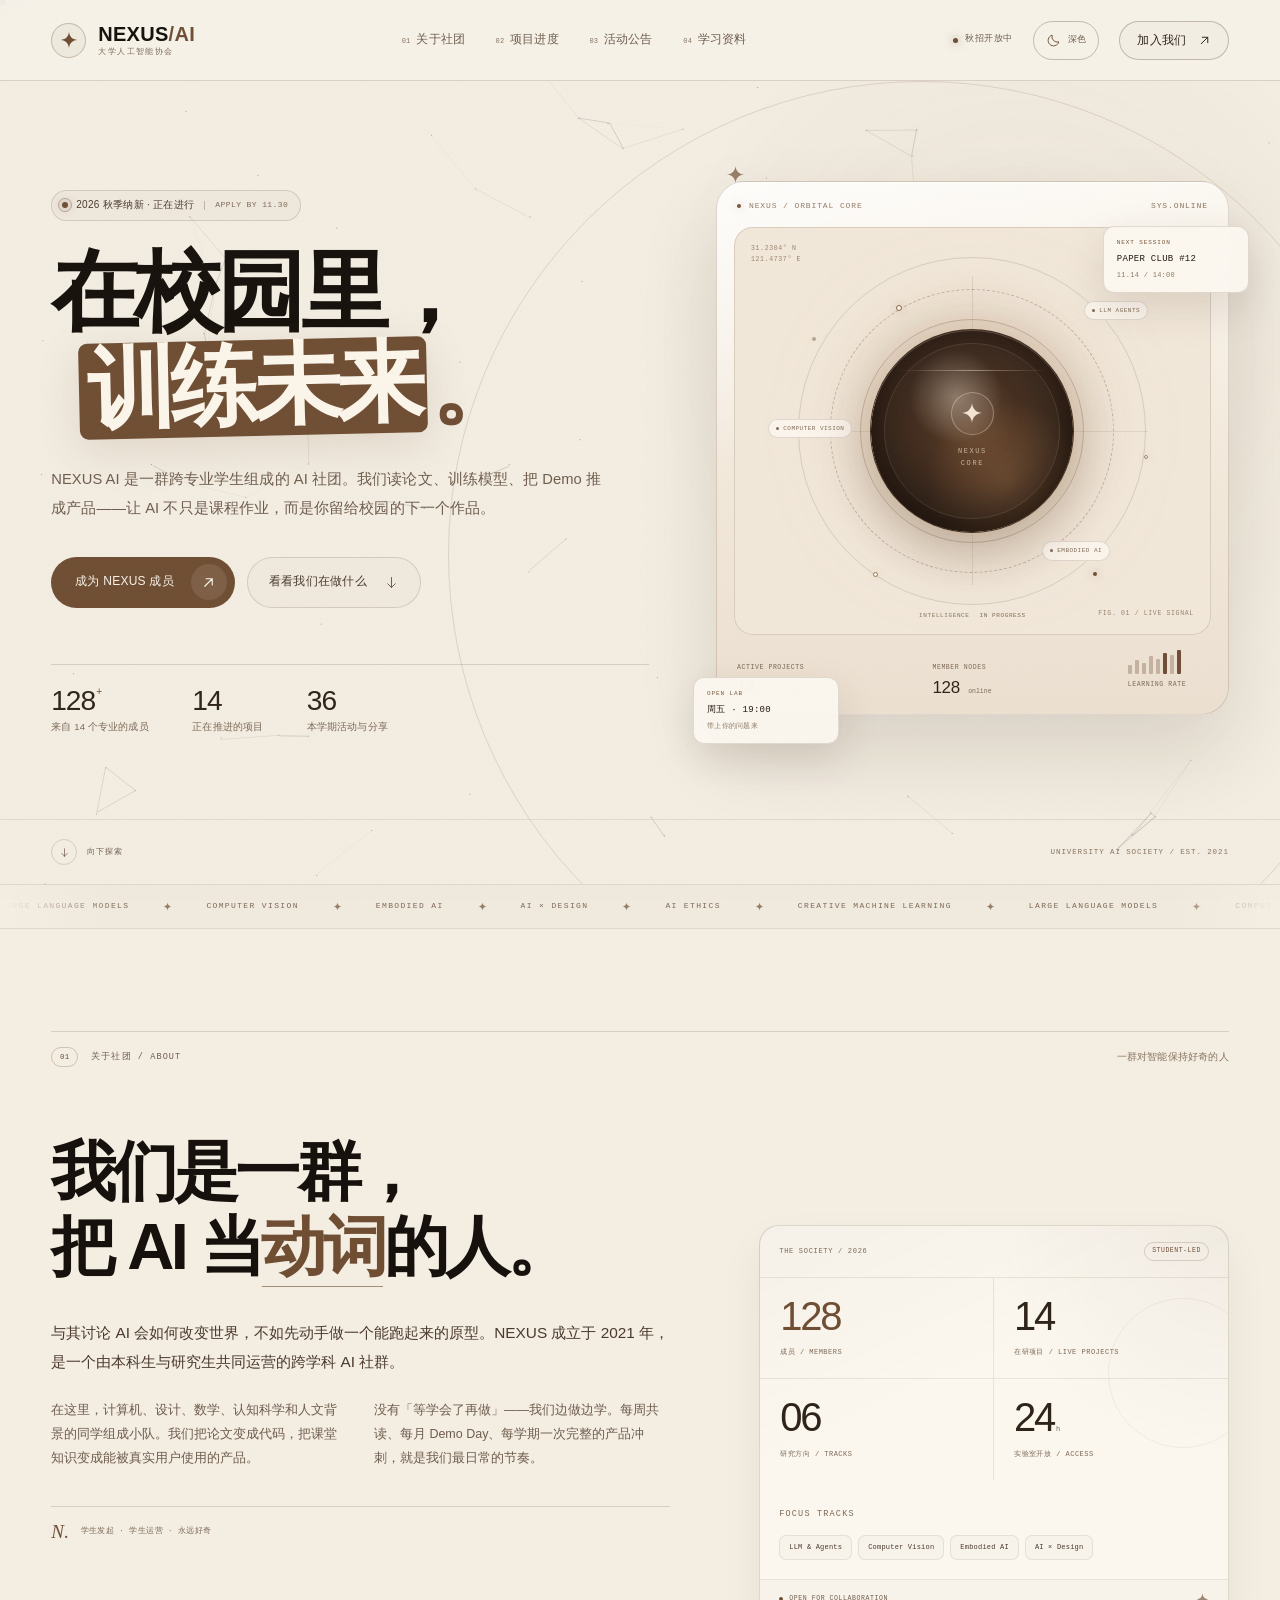
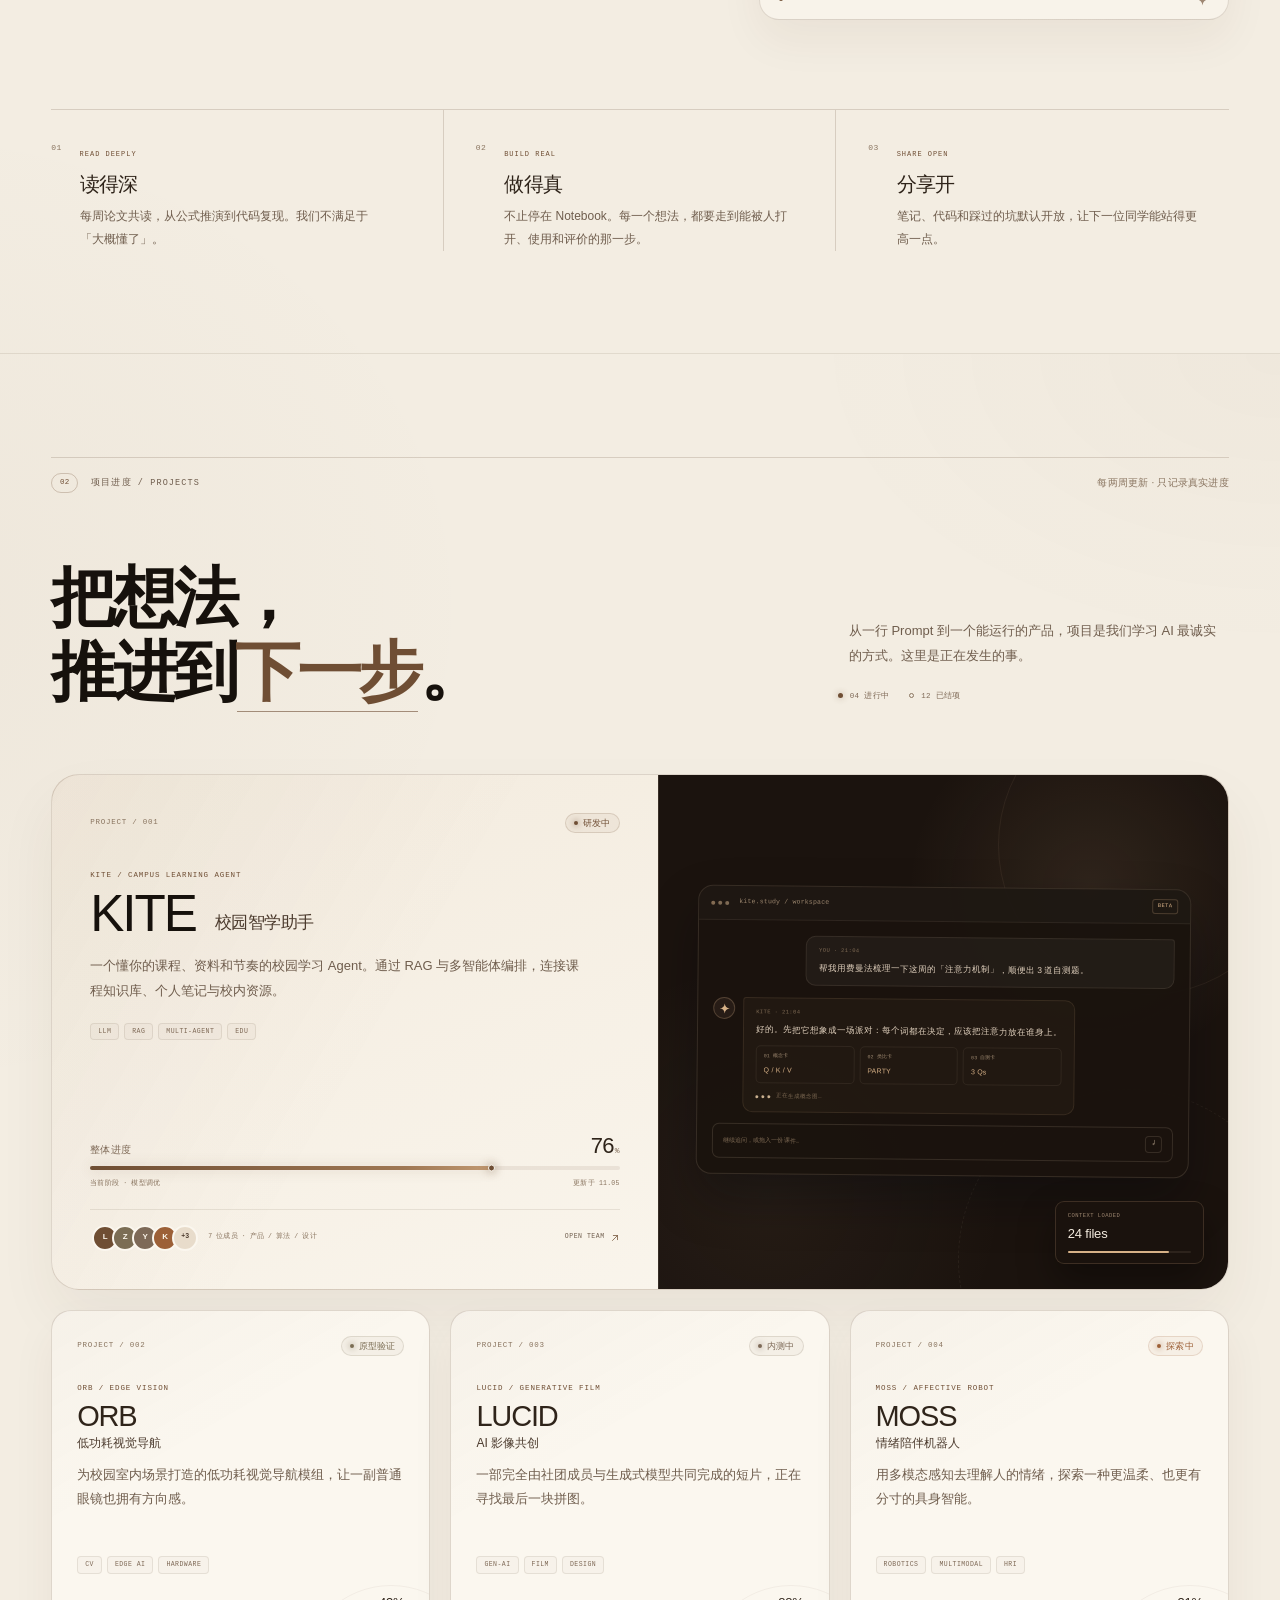
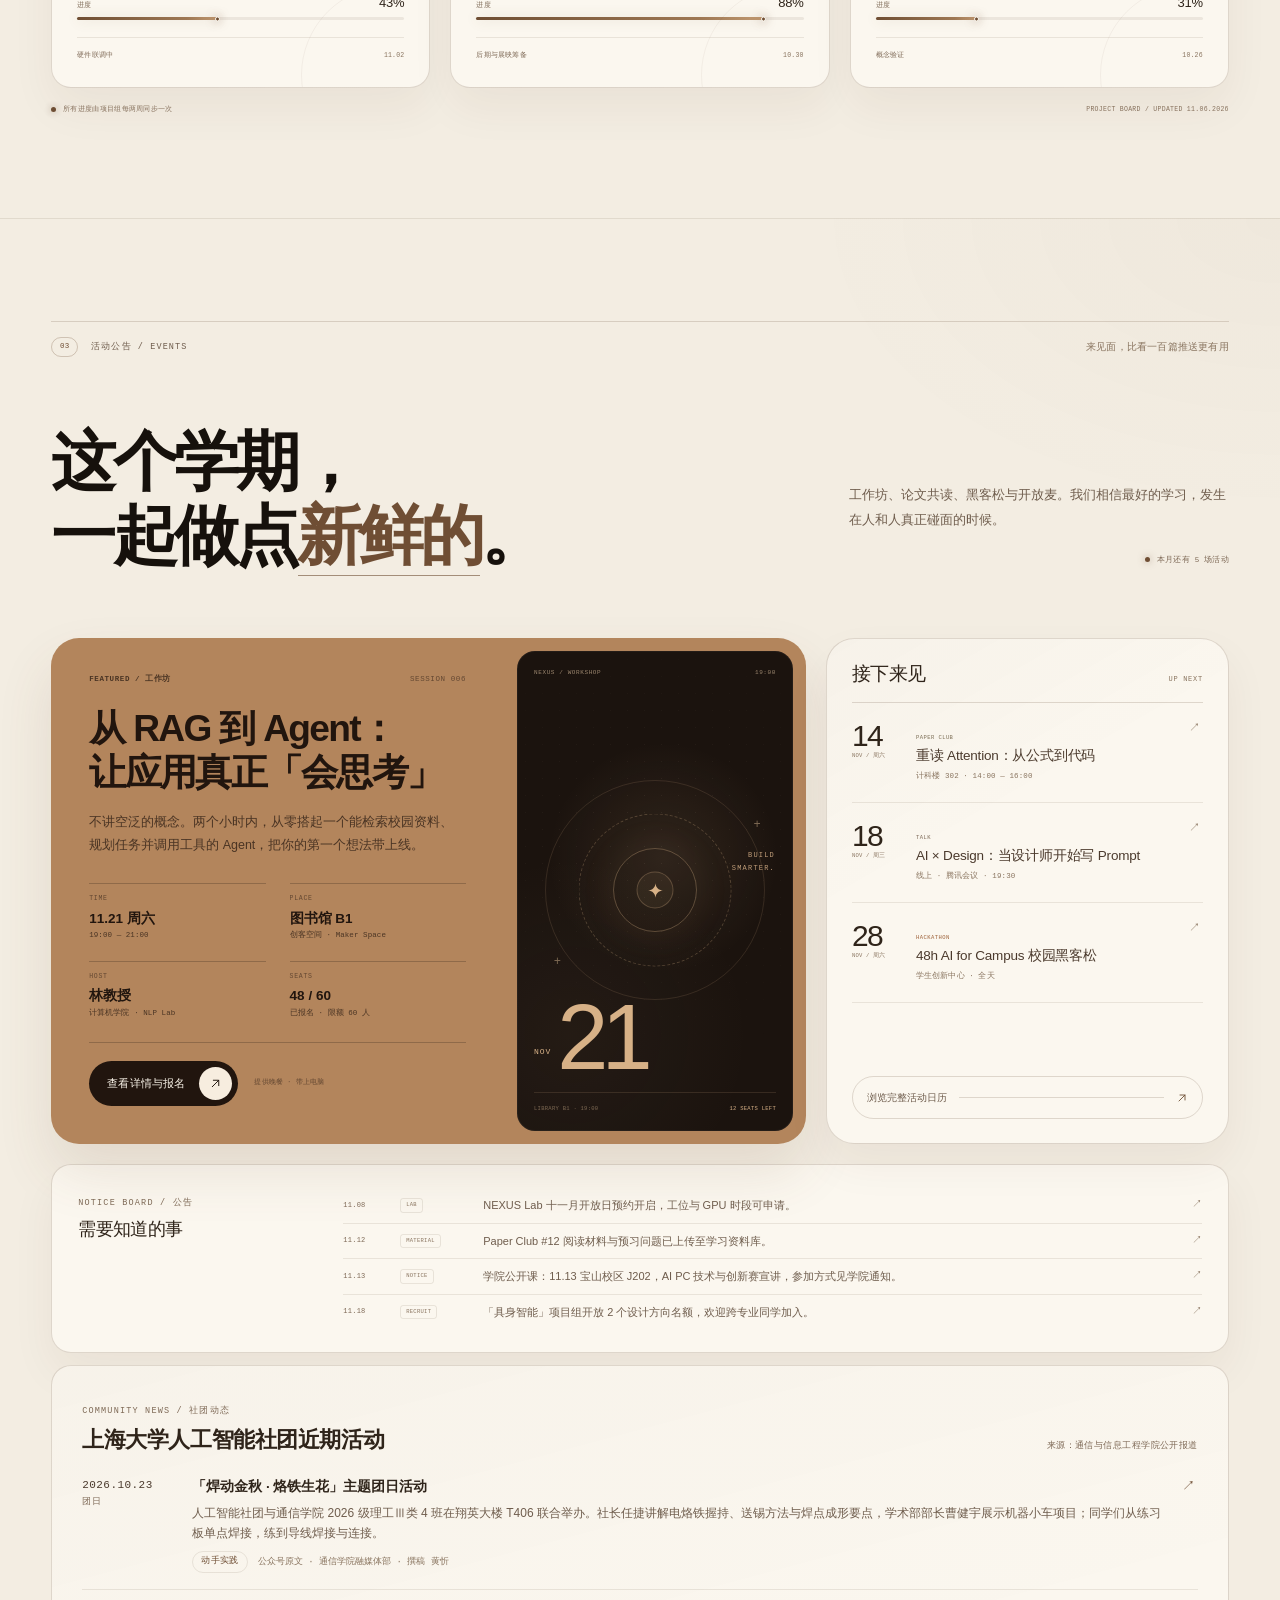
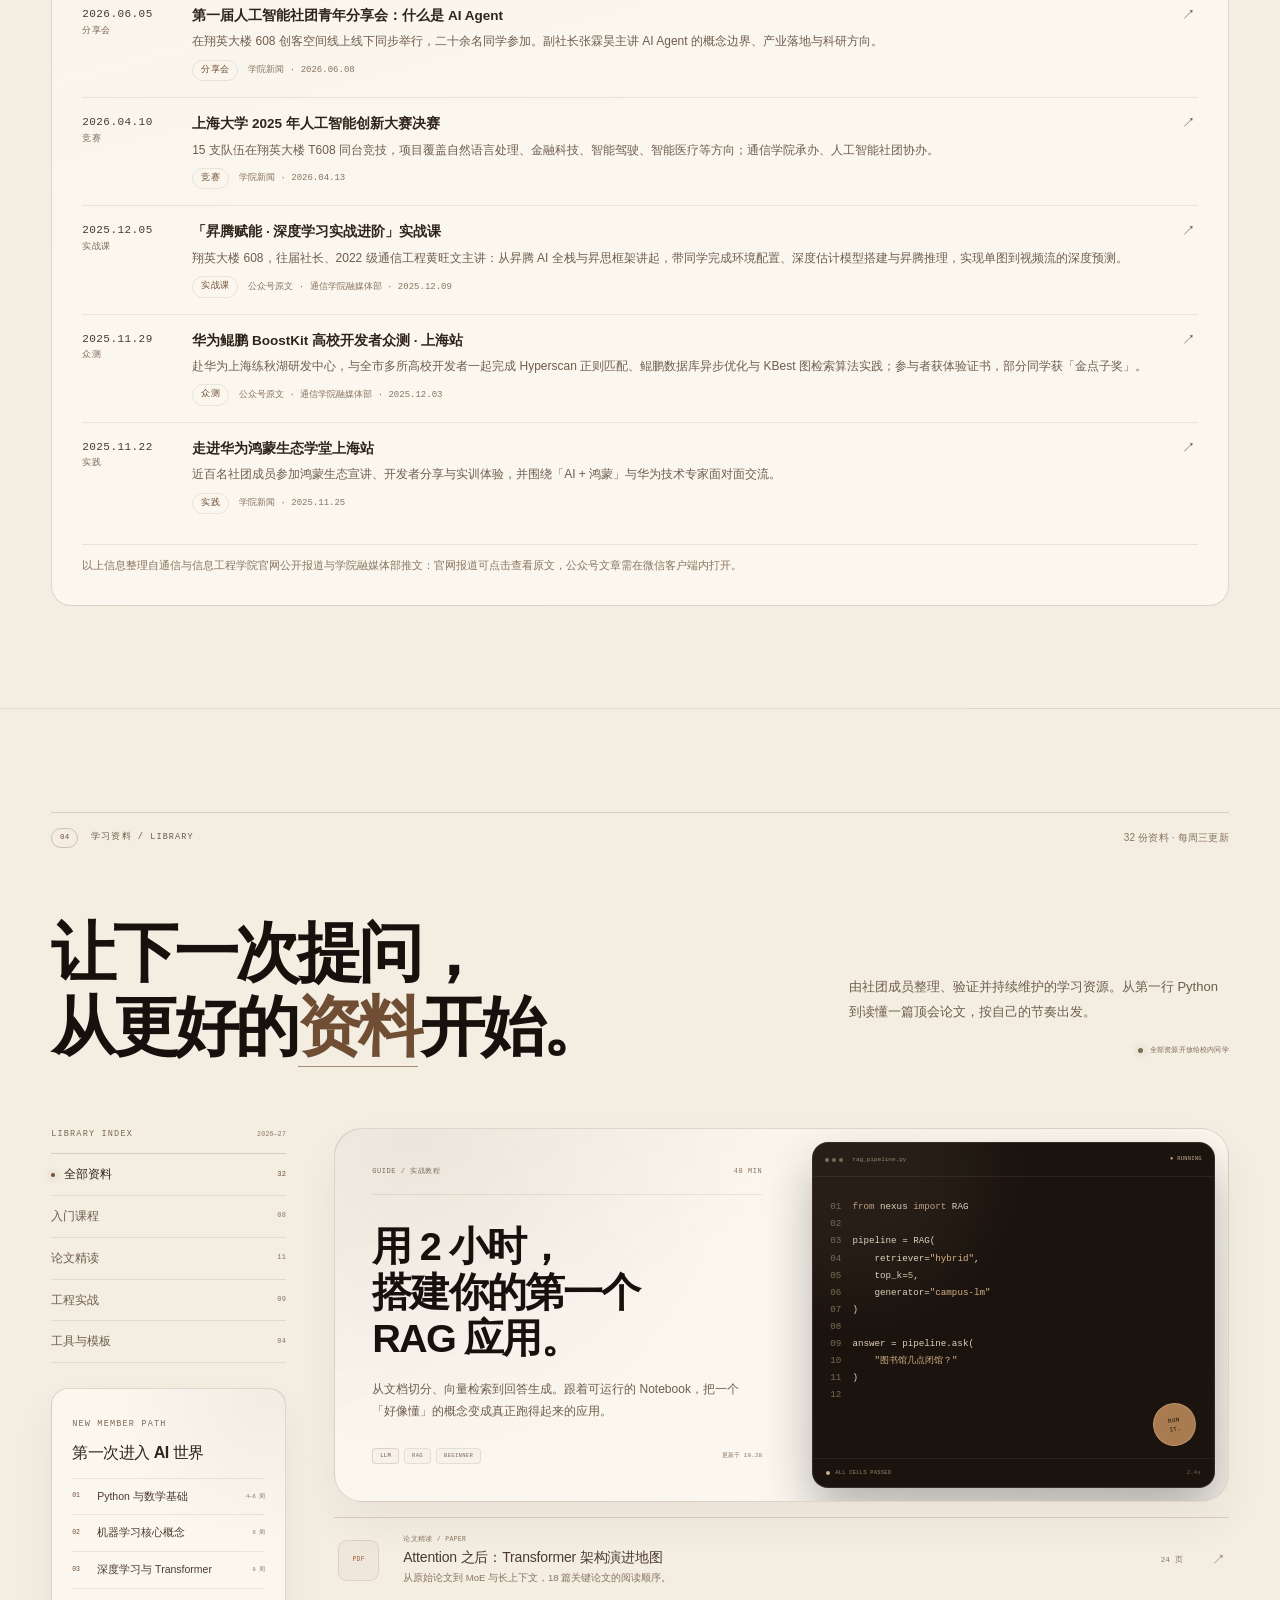
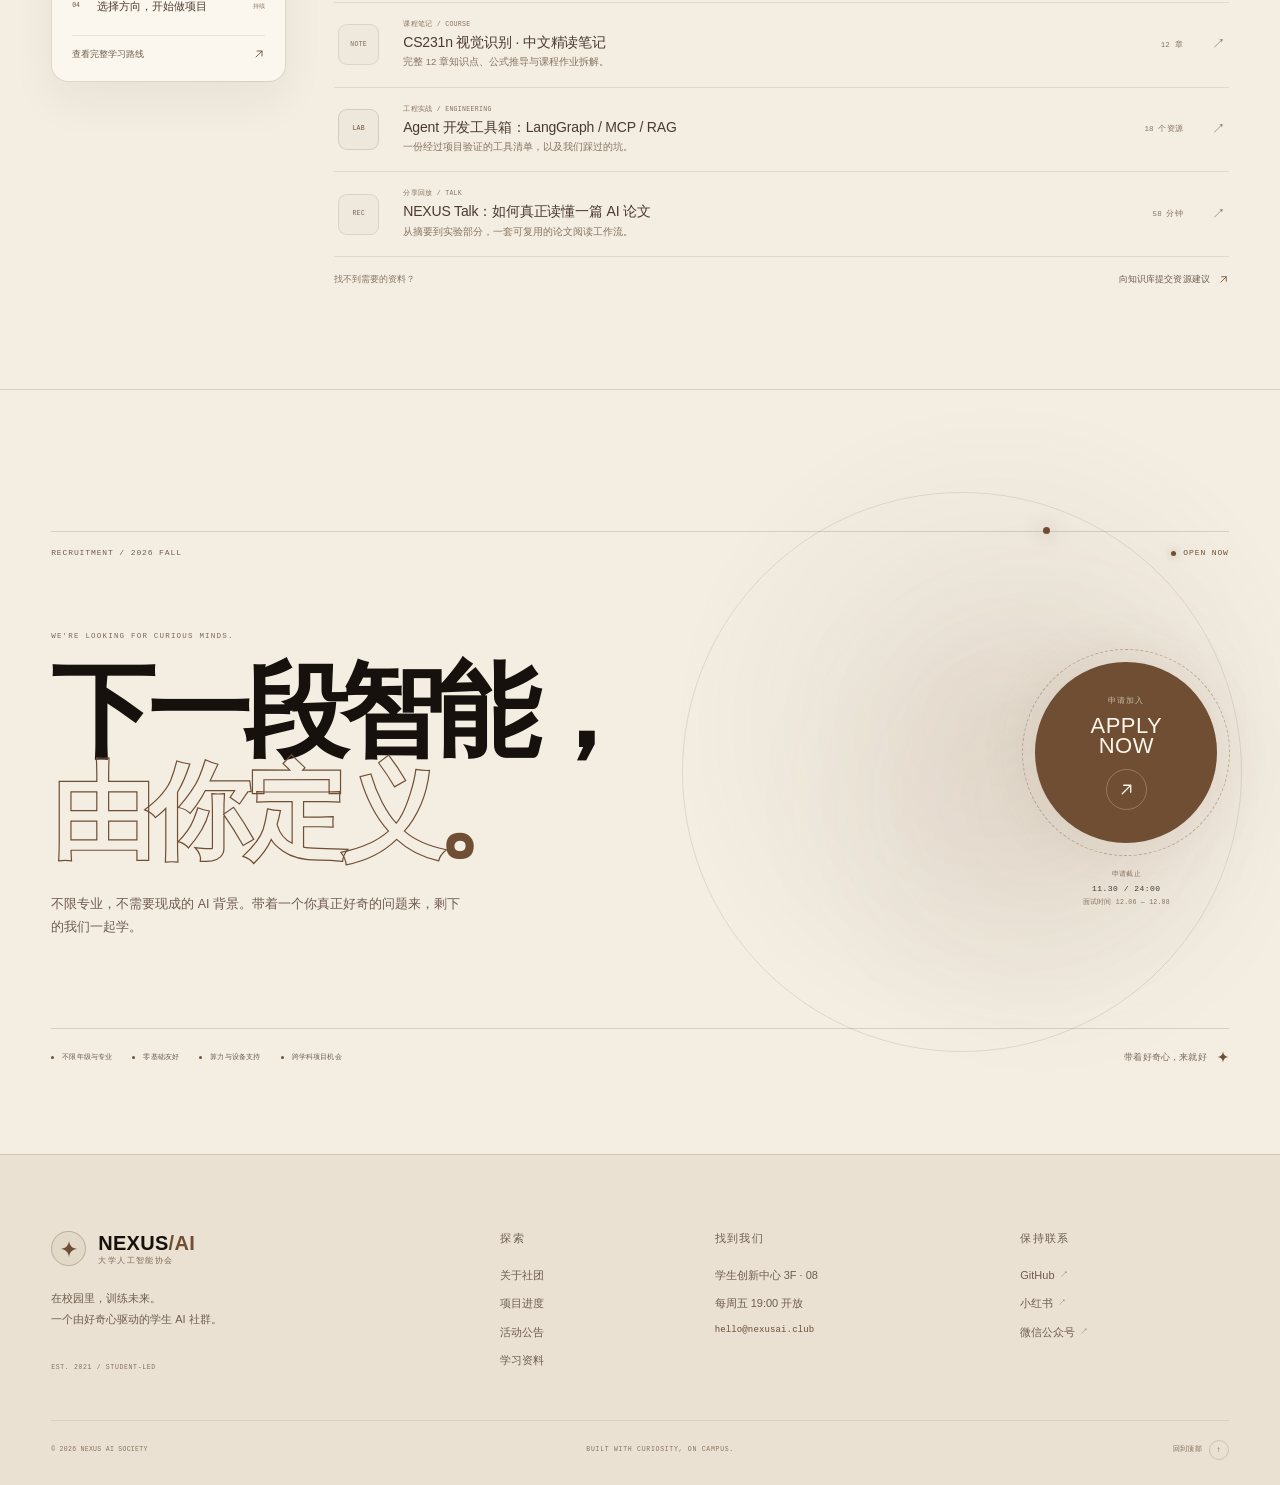
<file: ai--main - test - 01/index.html>
<!DOCTYPE html>
<html lang="zh-CN" data-theme="dark">
<head>
  <meta charset="UTF-8">
  <meta name="viewport" content="width=device-width, initial-scale=1.0, viewport-fit=cover">
  <meta name="description" content="NEXUS AI 大学人工智能协会官方网站。一起读论文、训练模型、做真实项目，在校园里探索智能的边界。">
  <meta name="theme-color" content="#07090e">
  <title>NEXUS AI · 大学人工智能协会</title>
  <script>
    (() => {
      const key = 'nexus-theme';
      let theme;
      try { theme = localStorage.getItem(key); } catch (error) {}
      if (theme !== 'light' && theme !== 'dark') {
        theme = window.matchMedia('(prefers-color-scheme: light)').matches ? 'light' : 'dark';
      }
      document.documentElement.dataset.theme = theme;
      document.documentElement.style.colorScheme = theme;
      const meta = document.querySelector('meta[name="theme-color"]');
      if (meta) meta.setAttribute('content', theme === 'light' ? '#f3ede2' : '#07090e');
    })();
  </script>
  <script>
    /* Opening animation gate — runs before first paint so the page
       never flashes, and disarms itself if intro.js fails to load.
       Plays once per tab session; a manual reload replays it. */
    (() => {
      const root = document.documentElement;
      let enabled = true;
      try {
        const forced = new URLSearchParams(window.location.search).get('intro');
        if (forced === '1') {
          enabled = true;
        } else if (forced === '0') {
          enabled = false;
        } else {
          const entry = window.performance.getEntriesByType('navigation')[0];
          const isReload = entry ? entry.type === 'reload' : false;
          enabled = isReload || window.sessionStorage.getItem('nexus-intro-seen') !== '1';
        }
      } catch (error) {
        enabled = true;
      }
      if (!enabled) return;
      root.classList.add('intro-play', 'intro-armed');
      window.__NEXUS_INTRO__ = { done: false };
      window.setTimeout(() => {
        const api = window.__NEXUS_INTRO__;
        if (api && api.done) return;
        root.classList.remove('intro-play', 'intro-armed');
        const splash = document.getElementById('nexus-intro');
        if (splash) splash.remove();
      }, 7000);
    })();
  </script>
  <link rel="icon" href="data:image/svg+xml,%3Csvg xmlns='http://www.w3.org/2000/svg' viewBox='0 0 64 64'%3E%3Crect width='64' height='64' rx='14' fill='%23080a08'/%3E%3Cpath d='M32 8c1.4 13.7 9.2 21.5 22.9 22.9C41.2 32.3 33.4 40 32 53.8 30.6 40 22.8 32.3 9.1 30.9 22.8 29.5 30.6 21.7 32 8Z' fill='%237fa9ff'/%3E%3C/svg%3E">
  <link rel="stylesheet" href="styles.css">
  <link rel="stylesheet" href="intro.css">
</head>
<body>
  <div class="intro" id="nexus-intro">
    <span class="intro__grid" aria-hidden="true"></span>
    <span class="intro__dust" aria-hidden="true"></span>
    <span class="intro__glow" aria-hidden="true"></span>
    <span class="intro__vignette" aria-hidden="true"></span>
    <span class="intro__scan" aria-hidden="true"></span>
    <span class="intro__beamline" aria-hidden="true"></span>

    <div class="intro__frame" aria-hidden="true">
      <span class="intro__corner intro__corner--tl"></span>
      <span class="intro__corner intro__corner--tr"></span>
      <span class="intro__corner intro__corner--bl"></span>
      <span class="intro__corner intro__corner--br"></span>
    </div>

    <div class="intro__hud" aria-hidden="true">
      <span>NEXUS // BOOT SEQUENCE</span>
      <span>SYS.2026 / CAMPUS-NET</span>
      <span>31.2304&deg; N 121.4737&deg; E</span>
      <span>AI SOCIETY / v1.0.0</span>
    </div>

    <div class="intro__core">
      <div class="intro__mark-wrap" aria-hidden="true">
        <span class="intro__ring intro__ring--2"></span>
        <span class="intro__ring intro__ring--1"></span>
        <span class="intro__ring intro__ring--pulse"></span>
        <svg class="intro__mark" viewBox="0 0 64 64" aria-hidden="true">
          <path class="trace" pathLength="1" d="M32 8c1.4 13.7 9.2 21.5 22.9 22.9C41.2 32.3 33.4 40 32 53.8 30.6 40 22.8 32.3 9.1 30.9 22.8 29.5 30.6 21.7 32 8Z"/>
          <path class="fill" d="M32 8c1.4 13.7 9.2 21.5 22.9 22.9C41.2 32.3 33.4 40 32 53.8 30.6 40 22.8 32.3 9.1 30.9 22.8 29.5 30.6 21.7 32 8Z"/>
        </svg>
      </div>

      <p class="intro__word" aria-hidden="true">
        <span class="ch" style="--i: 0">N</span><span class="ch" style="--i: 1">E</span><span class="ch" style="--i: 2">X</span><span class="ch" style="--i: 3">U</span><span class="ch" style="--i: 4">S</span><span class="ch ch--accent" style="--i: 5">/</span><span class="ch ch--accent" style="--i: 6">A</span><span class="ch ch--accent" style="--i: 7">I</span>
      </p>

      <span class="intro__rule" aria-hidden="true"></span>

      <p class="intro__sub">
        <span>大学人工智能协会</span><i>/</i><span><em>UNIVERSITY AI SOCIETY</em></span>
      </p>

      <div class="intro__console" data-intro-console aria-hidden="true"></div>

      <div class="intro__meter" aria-hidden="true">
        <span class="intro__meter-track"><span class="intro__meter-fill" data-intro-fill></span></span>
        <span class="intro__meter-num" data-intro-num>000</span>
      </div>
    </div>

    <button class="intro__skip" type="button" data-intro-skip aria-label="跳过开屏动画，直接进入网站">
      <span>跳过</span><b>SKIP</b>
    </button>
  </div>
  <div id="particle-stage" class="particle-stage" aria-hidden="true"></div>
  <a class="skip-link" href="#main">跳到主要内容</a>

  <svg class="svg-defs" aria-hidden="true" focusable="false">
    <symbol id="icon-arrow" viewBox="0 0 24 24">
      <path d="M6 18 18 6M8 6h10v10" fill="none" stroke="currentColor" stroke-width="1.8" stroke-linecap="round" stroke-linejoin="round"/>
    </symbol>
    <symbol id="icon-arrow-down" viewBox="0 0 24 24">
      <path d="M12 4v16m0 0 6-6m-6 6-6-6" fill="none" stroke="currentColor" stroke-width="1.6" stroke-linecap="round" stroke-linejoin="round"/>
    </symbol>
    <symbol id="icon-spark" viewBox="0 0 32 32">
      <path d="M16 1.5c.8 8.6 5.9 13.7 14.5 14.5-8.6.8-13.7 5.9-14.5 14.5C15.2 21.9 10.1 16.8 1.5 16 10.1 15.2 15.2 10.1 16 1.5Z" fill="currentColor"/>
    </symbol>
    <symbol id="icon-plus" viewBox="0 0 24 24">
      <path d="M12 4v16M4 12h16" fill="none" stroke="currentColor" stroke-width="1.5" stroke-linecap="round"/>
    </symbol>
    <symbol id="icon-menu" viewBox="0 0 24 24">
      <path d="M4 7h16M4 12h16M4 17h16" fill="none" stroke="currentColor" stroke-width="1.5" stroke-linecap="round"/>
    </symbol>
    <symbol id="icon-sun" viewBox="0 0 24 24">
      <circle cx="12" cy="12" r="4" fill="none" stroke="currentColor" stroke-width="1.5"/>
      <path d="M12 2.5v2M12 19.5v2M2.5 12h2M19.5 12h2M5.28 5.28l1.42 1.42M17.3 17.3l1.42 1.42M5.28 18.72l1.42-1.42M17.3 6.7l1.42-1.42" fill="none" stroke="currentColor" stroke-width="1.5" stroke-linecap="round"/>
    </symbol>
    <symbol id="icon-moon" viewBox="0 0 24 24">
      <path d="M20.5 14.2A8.7 8.7 0 0 1 9.8 3.5a8.7 8.7 0 1 0 10.7 10.7Z" fill="none" stroke="currentColor" stroke-width="1.5" stroke-linejoin="round"/>
    </symbol>
  </svg>

  <header class="site-header">
    <div class="header-inner">
      <a class="brand" href="#top" aria-label="NEXUS AI 首页">
        <span class="brand-mark">
          <svg viewBox="0 0 32 32" aria-hidden="true"><use href="#icon-spark"></use></svg>
        </span>
        <span class="brand-copy">
          <span class="brand-name">NEXUS<span>/AI</span></span>
          <span class="brand-sub">大学人工智能协会</span>
        </span>
      </a>

      <nav class="desktop-nav" aria-label="主导航">
        <a href="#about"><span>01</span>关于社团</a>
        <a href="#projects"><span>02</span>项目进度</a>
        <a href="#activities"><span>03</span>活动公告</a>
        <a href="#resources"><span>04</span>学习资料</a>
      </nav>

      <div class="header-actions">
        <span class="header-status"><i aria-hidden="true"></i>秋招开放中</span>
        <button class="theme-toggle" type="button" data-theme-toggle aria-label="切换浅色或深色模式" title="切换浅色或深色模式">
          <svg class="theme-icon theme-icon--sun" viewBox="0 0 24 24" aria-hidden="true"><use href="#icon-sun"></use></svg>
          <svg class="theme-icon theme-icon--moon" viewBox="0 0 24 24" aria-hidden="true"><use href="#icon-moon"></use></svg>
          <span class="theme-toggle-label" aria-hidden="true">
            <span class="theme-toggle-label--to-light">浅色</span>
            <span class="theme-toggle-label--to-dark">深色</span>
          </span>
        </button>
        <a class="header-join" href="apply.html">
          加入我们
          <svg viewBox="0 0 24 24" aria-hidden="true"><use href="#icon-arrow"></use></svg>
        </a>
        <details class="mobile-menu">
          <summary aria-label="打开导航菜单">
            <svg viewBox="0 0 24 24" aria-hidden="true"><use href="#icon-menu"></use></svg>
          </summary>
          <nav aria-label="移动端导航">
            <a href="#about"><span>01</span>关于社团</a>
            <a href="#projects"><span>02</span>项目进度</a>
            <a href="#activities"><span>03</span>活动公告</a>
            <a href="#resources"><span>04</span>学习资料</a>
            <a class="mobile-join" href="apply.html">加入 NEXUS <svg viewBox="0 0 24 24" aria-hidden="true"><use href="#icon-arrow"></use></svg></a>
          </nav>
        </details>
      </div>
    </div>
  </header>

  <main id="main">
    <section class="hero" id="top">
      <div class="hero-glow" aria-hidden="true"></div>
      <div class="container hero-inner">
        <div class="hero-copy">
          <div class="status-pill">
            <span class="status-dot" aria-hidden="true"></span>
            <span>2026 秋季纳新 · 正在进行</span>
            <span class="status-sep" aria-hidden="true"></span>
            <span class="status-en">APPLY BY 11.30</span>
          </div>

          <h1 class="hero-title">
            <span class="title-line">在校园里，</span>
            <span class="title-line"><span class="title-highlight">训练未来</span><span class="title-dot">。</span></span>
          </h1>

          <p class="hero-lede">
            NEXUS AI 是一群跨专业学生组成的 AI 社团。我们读论文、训练模型、把 Demo 推成产品——让 AI 不只是课程作业，而是你留给校园的下一个作品。
          </p>

          <div class="hero-actions">
            <a class="button button-primary" href="apply.html">
              <span>成为 NEXUS 成员</span>
              <span class="button-icon">
                <svg viewBox="0 0 24 24" aria-hidden="true"><use href="#icon-arrow"></use></svg>
              </span>
            </a>
            <a class="button button-ghost" href="#projects">
              <span>看看我们在做什么</span>
              <svg class="ghost-arrow" viewBox="0 0 24 24" aria-hidden="true"><use href="#icon-arrow-down"></use></svg>
            </a>
          </div>

          <div class="hero-stats" aria-label="社团数据">
            <div class="hero-stat">
              <span class="stat-value">128<sup>+</sup></span>
              <span class="stat-label">来自 14 个专业的成员</span>
            </div>
            <div class="hero-stat">
              <span class="stat-value">14</span>
              <span class="stat-label">正在推进的项目</span>
            </div>
            <div class="hero-stat">
              <span class="stat-value">36</span>
              <span class="stat-label">本学期活动与分享</span>
            </div>
          </div>
        </div>

        <div class="hero-visual" aria-hidden="true">
          <div class="visual-float visual-float--top">
            <span class="float-kicker">NEXT SESSION</span>
            <span class="float-value">PAPER CLUB #12</span>
            <span class="float-meta">11.14 / 14:00</span>
          </div>

          <div class="visual-frame">
            <div class="frame-head">
              <span class="frame-title"><i></i>NEXUS / ORBITAL CORE</span>
              <span class="frame-status">SYS.ONLINE</span>
            </div>

            <div class="core-field">
              <div class="axis axis--x" aria-hidden="true"></div>
              <div class="axis axis--y" aria-hidden="true"></div>

              <span class="coordinate coordinate--tl">31.2304° N<br>121.4737° E</span>
              <span class="coordinate coordinate--br">FIG. 01 / LIVE SIGNAL</span>

              <div class="orbit orbit--outer"></div>
              <div class="orbit orbit--dashed"></div>
              <div class="orbit orbit--inner"></div>

              <div class="orbit-label orbit-label--a">LLM AGENTS</div>
              <div class="orbit-label orbit-label--b">COMPUTER VISION</div>
              <div class="orbit-label orbit-label--c">EMBODIED AI</div>

              <span class="orbit-node orbit-node--one"></span>
              <span class="orbit-node orbit-node--two"></span>
              <span class="orbit-node orbit-node--three"></span>

              <div class="core-orb">
                <div class="orb-scan"></div>
                <span class="orb-mark">
                  <svg viewBox="0 0 32 32"><use href="#icon-spark"></use></svg>
                </span>
                <span class="orb-caption">NEXUS<br>CORE</span>
              </div>

              <div class="core-caption">
                <span>INTELLIGENCE</span>
                <span>IN PROGRESS</span>
              </div>
            </div>

            <div class="frame-foot">
              <div class="foot-metric">
                <span class="foot-label">ACTIVE PROJECTS</span>
                <strong>14 <em>/ 06 tracks</em></strong>
              </div>
              <div class="foot-metric">
                <span class="foot-label">MEMBER NODES</span>
                <strong>128 <em>online</em></strong>
              </div>
              <div class="foot-spark">
                <div class="spark-bars">
                  <i style="--h: 36%"></i><i style="--h: 58%"></i><i style="--h: 44%"></i><i style="--h: 72%"></i><i style="--h: 61%"></i><i style="--h: 88%"></i><i style="--h: 76%"></i><i style="--h: 100%"></i>
                </div>
                <span class="foot-label">LEARNING RATE</span>
              </div>
            </div>
          </div>

          <div class="visual-float visual-float--bottom">
            <span class="float-kicker">OPEN LAB</span>
            <span class="float-value">周五 · 19:00</span>
            <span class="float-meta">带上你的问题来</span>
          </div>

          <span class="visual-star" aria-hidden="true">
            <svg viewBox="0 0 32 32"><use href="#icon-spark"></use></svg>
          </span>
        </div>
      </div>

      <div class="container hero-bottom">
        <a class="scroll-cue" href="#about">
          <span class="scroll-icon"><svg viewBox="0 0 24 24"><use href="#icon-arrow-down"></use></svg></span>
          <span>向下探索</span>
        </a>
        <span class="hero-coordinate">UNIVERSITY AI SOCIETY / EST. 2021</span>
      </div>
    </section>

    <div class="discipline-strip" aria-label="社团研究方向">
      <div class="discipline-track">
        <div class="discipline-group">
          <span>LARGE LANGUAGE MODELS</span><svg viewBox="0 0 32 32" aria-hidden="true"><use href="#icon-spark"></use></svg>
          <span>COMPUTER VISION</span><svg viewBox="0 0 32 32" aria-hidden="true"><use href="#icon-spark"></use></svg>
          <span>EMBODIED AI</span><svg viewBox="0 0 32 32" aria-hidden="true"><use href="#icon-spark"></use></svg>
          <span>AI × DESIGN</span><svg viewBox="0 0 32 32" aria-hidden="true"><use href="#icon-spark"></use></svg>
          <span>AI ETHICS</span><svg viewBox="0 0 32 32" aria-hidden="true"><use href="#icon-spark"></use></svg>
          <span>CREATIVE MACHINE LEARNING</span><svg viewBox="0 0 32 32" aria-hidden="true"><use href="#icon-spark"></use></svg>
        </div>
        <div class="discipline-group" aria-hidden="true">
          <span>LARGE LANGUAGE MODELS</span><svg viewBox="0 0 32 32"><use href="#icon-spark"></use></svg>
          <span>COMPUTER VISION</span><svg viewBox="0 0 32 32"><use href="#icon-spark"></use></svg>
          <span>EMBODIED AI</span><svg viewBox="0 0 32 32"><use href="#icon-spark"></use></svg>
          <span>AI × DESIGN</span><svg viewBox="0 0 32 32"><use href="#icon-spark"></use></svg>
          <span>AI ETHICS</span><svg viewBox="0 0 32 32"><use href="#icon-spark"></use></svg>
          <span>CREATIVE MACHINE LEARNING</span><svg viewBox="0 0 32 32"><use href="#icon-spark"></use></svg>
        </div>
      </div>
    </div>

    <section class="section about" id="about">
      <div class="container">
        <div class="section-top">
          <span class="section-label"><span class="section-index">01</span>关于社团 / ABOUT</span>
          <span class="section-note">一群对智能保持好奇的人</span>
        </div>

        <div class="about-layout">
          <div class="about-copy">
            <h2 class="display-title">我们是一群，<br>把 AI 当<span class="accent-word">动词</span>的人。</h2>
            <p class="about-lead">
              与其讨论 AI 会如何改变世界，不如先动手做一个能跑起来的原型。NEXUS 成立于 2021 年，是一个由本科生与研究生共同运营的跨学科 AI 社群。
            </p>
            <div class="about-detail-cols">
              <p>在这里，计算机、设计、数学、认知科学和人文背景的同学组成小队。我们把论文变成代码，把课堂知识变成能被真实用户使用的产品。</p>
              <p>没有「等学会了再做」——我们边做边学。每周共读、每月 Demo Day、每学期一次完整的产品冲刺，就是我们最日常的节奏。</p>
            </div>
            <div class="about-signature">
              <span class="signature-mark">N.</span>
              <span>学生发起 · 学生运营 · 永远好奇</span>
            </div>
          </div>

          <aside class="society-card" aria-label="社团概览">
            <div class="society-card-head">
              <span>THE SOCIETY / 2026</span>
              <span class="society-badge">STUDENT-LED</span>
            </div>
            <div class="society-stats">
              <div class="society-stat">
                <strong>128</strong>
                <span>成员 / MEMBERS</span>
              </div>
              <div class="society-stat">
                <strong>14</strong>
                <span>在研项目 / LIVE PROJECTS</span>
              </div>
              <div class="society-stat">
                <strong>06</strong>
                <span>研究方向 / TRACKS</span>
              </div>
              <div class="society-stat">
                <strong>24<span class="stat-unit">h</span></strong>
                <span>实验室开放 / ACCESS</span>
              </div>
            </div>
            <div class="society-tracks">
              <span class="micro-label">FOCUS TRACKS</span>
              <div class="track-tags">
                <span>LLM &amp; Agents</span>
                <span>Computer Vision</span>
                <span>Embodied AI</span>
                <span>AI × Design</span>
              </div>
            </div>
            <div class="society-foot">
              <span class="society-signal"><i></i>OPEN FOR COLLABORATION</span>
              <svg viewBox="0 0 32 32" aria-hidden="true"><use href="#icon-spark"></use></svg>
            </div>
          </aside>
        </div>

        <div class="principles">
          <article class="principle">
            <div class="principle-num">01</div>
            <div class="principle-body">
              <span class="micro-label">READ DEEPLY</span>
              <h3>读得深</h3>
              <p>每周论文共读，从公式推演到代码复现。我们不满足于「大概懂了」。</p>
            </div>
          </article>
          <article class="principle">
            <div class="principle-num">02</div>
            <div class="principle-body">
              <span class="micro-label">BUILD REAL</span>
              <h3>做得真</h3>
              <p>不止停在 Notebook。每一个想法，都要走到能被人打开、使用和评价的那一步。</p>
            </div>
          </article>
          <article class="principle">
            <div class="principle-num">03</div>
            <div class="principle-body">
              <span class="micro-label">SHARE OPEN</span>
              <h3>分享开</h3>
              <p>笔记、代码和踩过的坑默认开放，让下一位同学能站得更高一点。</p>
            </div>
          </article>
        </div>
      </div>
    </section>

    <section class="section projects" id="projects">
      <div class="container">
        <div class="section-top">
          <span class="section-label"><span class="section-index">02</span>项目进度 / PROJECTS</span>
          <span class="section-note">每两周更新 · 只记录真实进度</span>
        </div>

        <div class="section-heading">
          <h2 class="display-title">把想法，<br>推进到<span class="accent-word">下一步</span>。</h2>
          <div class="heading-aside">
            <p>从一行 Prompt 到一个能运行的产品，项目是我们学习 AI 最诚实的方式。这里是正在发生的事。</p>
            <div class="project-legend">
              <span><i class="legend-dot legend-dot--live"></i>04 进行中</span>
              <span><i class="legend-dot legend-dot--done"></i>12 已结项</span>
            </div>
          </div>
        </div>

        <article class="project-feature">
          <div class="feature-content">
            <div class="project-topline">
              <span>PROJECT / 001</span>
              <span class="project-status project-status--live"><i></i>研发中</span>
            </div>
            <div class="feature-titleblock">
              <p class="project-en">KITE / CAMPUS LEARNING AGENT</p>
              <h3>KITE <span>校园智学助手</span></h3>
              <p class="project-desc">一个懂你的课程、资料和节奏的校园学习 Agent。通过 RAG 与多智能体编排，连接课程知识库、个人笔记与校内资源。</p>
            </div>
            <div class="tag-row">
              <span>LLM</span><span>RAG</span><span>MULTI-AGENT</span><span>EDU</span>
            </div>
            <div class="feature-progress">
              <div class="progress-head">
                <span>整体进度</span>
                <strong>76<span>%</span></strong>
              </div>
              <div class="progress-track" role="progressbar" aria-label="KITE 项目进度" aria-valuemin="0" aria-valuemax="100" aria-valuenow="76">
                <span style="width: 76%"></span>
              </div>
              <div class="progress-meta">
                <span>当前阶段 · 模型调优</span>
                <span>更新于 11.05</span>
              </div>
            </div>
            <div class="feature-foot">
              <div class="avatar-stack" aria-label="7 位项目成员">
                <span class="avatar avatar--a">L</span>
                <span class="avatar avatar--b">Z</span>
                <span class="avatar avatar--c">Y</span>
                <span class="avatar avatar--d">K</span>
                <span class="avatar avatar--more">+3</span>
              </div>
              <span class="team-note">7 位成员 · 产品 / 算法 / 设计</span>
              <a class="project-open" href="apply.html?team=KITE" aria-label="申请加入 KITE 项目组">OPEN TEAM <svg viewBox="0 0 24 24" aria-hidden="true"><use href="#icon-arrow"></use></svg></a>
            </div>
          </div>

          <div class="project-preview" aria-hidden="true">
            <div class="preview-window">
              <div class="preview-bar">
                <span class="window-dots"><i></i><i></i><i></i></span>
                <span class="preview-address">kite.study / workspace</span>
                <span class="preview-beta">BETA</span>
              </div>
              <div class="preview-body">
                <div class="preview-user">
                  <span class="preview-label">YOU · 21:04</span>
                  <p>帮我用费曼法梳理一下这周的「注意力机制」，顺便出 3 道自测题。</p>
                </div>
                <div class="preview-ai">
                  <span class="ai-avatar">
                    <svg viewBox="0 0 32 32"><use href="#icon-spark"></use></svg>
                  </span>
                  <div class="ai-content">
                    <span class="preview-label">KITE · 21:04</span>
                    <p>好的。先把它想象成一场派对：每个词都在决定，应该把注意力放在谁身上。</p>
                    <div class="preview-cards">
                      <span>01 概念卡<strong>Q / K / V</strong></span>
                      <span>02 类比卡<strong>PARTY</strong></span>
                      <span>03 自测卡<strong>3 Qs</strong></span>
                    </div>
                    <div class="typing-row"><i></i><i></i><i></i><span>正在生成概念图…</span></div>
                  </div>
                </div>
                <div class="preview-input">
                  <span>继续追问，或拖入一份课件…</span>
                  <kbd>↵</kbd>
                </div>
              </div>
            </div>
            <div class="preview-float">
              <span class="preview-float-label">CONTEXT LOADED</span>
              <strong>24 files</strong>
              <span class="mini-progress"><i style="width: 82%"></i></span>
            </div>
          </div>
        </article>

        <div class="project-grid">
          <article class="project-card">
            <div class="project-topline">
              <span>PROJECT / 002</span>
              <span class="project-status project-status--mint"><i></i>原型验证</span>
            </div>
            <div class="card-titleblock">
              <p class="project-en">ORB / EDGE VISION</p>
              <h3>ORB <span>低功耗视觉导航</span></h3>
              <p class="project-desc">为校园室内场景打造的低功耗视觉导航模组，让一副普通眼镜也拥有方向感。</p>
            </div>
            <div class="card-middle">
              <div class="tag-row"><span>CV</span><span>EDGE AI</span><span>HARDWARE</span></div>
              <div class="progress-compact">
                <div class="progress-head"><span>进度</span><strong>43%</strong></div>
                <div class="progress-track" role="progressbar" aria-label="ORB 项目进度" aria-valuemin="0" aria-valuemax="100" aria-valuenow="43"><span style="width: 43%"></span></div>
              </div>
            </div>
            <div class="card-foot">
              <span>硬件联调中</span>
              <span>11.02</span>
            </div>
          </article>

          <article class="project-card">
            <div class="project-topline">
              <span>PROJECT / 003</span>
              <span class="project-status project-status--violet"><i></i>内测中</span>
            </div>
            <div class="card-titleblock">
              <p class="project-en">LUCID / GENERATIVE FILM</p>
              <h3>LUCID <span>AI 影像共创</span></h3>
              <p class="project-desc">一部完全由社团成员与生成式模型共同完成的短片，正在寻找最后一块拼图。</p>
            </div>
            <div class="card-middle">
              <div class="tag-row"><span>GEN-AI</span><span>FILM</span><span>DESIGN</span></div>
              <div class="progress-compact">
                <div class="progress-head"><span>进度</span><strong>88%</strong></div>
                <div class="progress-track" role="progressbar" aria-label="LUCID 项目进度" aria-valuemin="0" aria-valuemax="100" aria-valuenow="88"><span style="width: 88%"></span></div>
              </div>
            </div>
            <div class="card-foot">
              <span>后期与展映筹备</span>
              <span>10.30</span>
            </div>
          </article>

          <article class="project-card">
            <div class="project-topline">
              <span>PROJECT / 004</span>
              <span class="project-status project-status--orange"><i></i>探索中</span>
            </div>
            <div class="card-titleblock">
              <p class="project-en">MOSS / AFFECTIVE ROBOT</p>
              <h3>MOSS <span>情绪陪伴机器人</span></h3>
              <p class="project-desc">用多模态感知去理解人的情绪，探索一种更温柔、也更有分寸的具身智能。</p>
            </div>
            <div class="card-middle">
              <div class="tag-row"><span>ROBOTICS</span><span>MULTIMODAL</span><span>HRI</span></div>
              <div class="progress-compact">
                <div class="progress-head"><span>进度</span><strong>31%</strong></div>
                <div class="progress-track" role="progressbar" aria-label="MOSS 项目进度" aria-valuemin="0" aria-valuemax="100" aria-valuenow="31"><span style="width: 31%"></span></div>
              </div>
            </div>
            <div class="card-foot">
              <span>概念验证</span>
              <span>10.26</span>
            </div>
          </article>
        </div>

        <div class="project-footer-note">
          <span><i class="live-dot"></i>所有进度由项目组每两周同步一次</span>
          <span>PROJECT BOARD / UPDATED 11.06.2026</span>
        </div>
      </div>
    </section>

    <section class="section activities" id="activities">
      <div class="container">
        <div class="section-top">
          <span class="section-label"><span class="section-index">03</span>活动公告 / EVENTS</span>
          <span class="section-note">来见面，比看一百篇推送更有用</span>
        </div>

        <div class="section-heading">
          <h2 class="display-title">这个学期，<br>一起做点<span class="accent-word">新鲜的</span>。</h2>
          <div class="heading-aside">
            <p>工作坊、论文共读、黑客松与开放麦。我们相信最好的学习，发生在人和人真正碰面的时候。</p>
            <span class="event-count"><i></i>本月还有 5 场活动</span>
          </div>
        </div>

        <div class="activity-layout">
          <article class="featured-event">
            <div class="event-content">
              <div class="event-topline">
                <span class="event-type">FEATURED / 工作坊</span>
                <span class="event-no">SESSION 006</span>
              </div>
              <h3>从 RAG 到 Agent：<br>让应用真正「会思考」</h3>
              <p class="event-desc">不讲空泛的概念。两个小时内，从零搭起一个能检索校园资料、规划任务并调用工具的 Agent，把你的第一个想法带上线。</p>
              <div class="event-facts">
                <div class="event-fact">
                  <span>TIME</span>
                  <strong>11.21 周六</strong>
                  <small>19:00 — 21:00</small>
                </div>
                <div class="event-fact">
                  <span>PLACE</span>
                  <strong>图书馆 B1</strong>
                  <small>创客空间 · Maker Space</small>
                </div>
                <div class="event-fact">
                  <span>HOST</span>
                  <strong>林教授</strong>
                  <small>计算机学院 · NLP Lab</small>
                </div>
                <div class="event-fact">
                  <span>SEATS</span>
                  <strong>48 / 60</strong>
                  <small>已报名 · 限额 60 人</small>
                </div>
              </div>
              <div class="event-action-row">
                <a class="event-button" href="events.html#featured">
                  查看详情与报名
                  <span><svg viewBox="0 0 24 24" aria-hidden="true"><use href="#icon-arrow"></use></svg></span>
                </a>
                <span class="event-note">提供晚餐 · 带上电脑</span>
              </div>
            </div>

            <div class="event-poster" aria-hidden="true">
              <div class="poster-head">
                <span>NEXUS / WORKSHOP</span>
                <span>19:00</span>
              </div>
              <div class="poster-orbit">
                <div class="poster-ring poster-ring--one"></div>
                <div class="poster-ring poster-ring--two"></div>
                <div class="poster-ring poster-ring--three"></div>
                <div class="poster-core">
                  <svg viewBox="0 0 32 32"><use href="#icon-spark"></use></svg>
                </div>
                <span class="poster-cross poster-cross--one">+</span>
                <span class="poster-cross poster-cross--two">+</span>
              </div>
              <div class="poster-date">
                <span>NOV</span>
                <strong>21</strong>
              </div>
              <p class="poster-caption">BUILD<br>SMARTER.</p>
              <div class="poster-foot">
                <span>LIBRARY B1 · 19:00</span>
                <span>12 SEATS LEFT</span>
              </div>
            </div>
          </article>

          <aside class="event-side" aria-label="近期活动">
            <div class="side-heading">
              <h3>接下来见</h3>
              <span>UP NEXT</span>
            </div>

            <a class="mini-event" href="events.html#calendar">
              <div class="mini-date"><strong>14</strong><span>NOV / 周六</span></div>
              <div class="mini-info">
                <span class="mini-type mini-type--mint">PAPER CLUB</span>
                <h4>重读 Attention：从公式到代码</h4>
                <p>计科楼 302 · 14:00 — 16:00</p>
              </div>
              <span class="mini-arrow">↗</span>
            </a>

            <a class="mini-event" href="events.html#calendar">
              <div class="mini-date"><strong>18</strong><span>NOV / 周三</span></div>
              <div class="mini-info">
                <span class="mini-type mini-type--violet">TALK</span>
                <h4>AI × Design：当设计师开始写 Prompt</h4>
                <p>线上 · 腾讯会议 · 19:30</p>
              </div>
              <span class="mini-arrow">↗</span>
            </a>

            <a class="mini-event" href="events.html#calendar">
              <div class="mini-date"><strong>28</strong><span>NOV / 周六</span></div>
              <div class="mini-info">
                <span class="mini-type mini-type--orange">HACKATHON</span>
                <h4>48h AI for Campus 校园黑客松</h4>
                <p>学生创新中心 · 全天</p>
              </div>
              <span class="mini-arrow">↗</span>
            </a>

            <a class="calendar-button" href="events.html#calendar">
              浏览完整活动日历
              <span class="calendar-line"></span>
              <svg viewBox="0 0 24 24" aria-hidden="true"><use href="#icon-arrow"></use></svg>
            </a>
          </aside>
        </div>

        <div class="notice-board">
          <div class="notice-head">
            <span class="micro-label">NOTICE BOARD / 公告</span>
            <h3>需要知道的事</h3>
          </div>
          <div class="notice-list">
            <a class="notice-row" href="events.html#calendar">
              <span class="notice-date">11.08</span>
              <span class="notice-tag">LAB</span>
              <p>NEXUS Lab 十一月开放日预约开启，工位与 GPU 时段可申请。</p>
              <span class="notice-arrow">↗</span>
            </a>
            <a class="notice-row" href="events.html#calendar">
              <span class="notice-date">11.12</span>
              <span class="notice-tag">MATERIAL</span>
              <p>Paper Club #12 阅读材料与预习问题已上传至学习资料库。</p>
              <span class="notice-arrow">↗</span>
            </a>
            <a class="notice-row" href="events.html#honor">
              <span class="notice-date">11.13</span>
              <span class="notice-tag">NOTICE</span>
              <p>学院公开课：11.13 宝山校区 J202，AI PC 技术与创新赛宣讲，参加方式见学院通知。</p>
              <span class="notice-arrow">↗</span>
            </a>
            <a class="notice-row" href="events.html#calendar">
              <span class="notice-date">11.18</span>
              <span class="notice-tag">RECRUIT</span>
              <p>「具身智能」项目组开放 2 个设计方向名额，欢迎跨专业同学加入。</p>
              <span class="notice-arrow">↗</span>
            </a>
          </div>
        </div>

        <div class="news-board">
          <div class="news-head">
            <div>
              <span class="micro-label">COMMUNITY NEWS / 社团动态</span>
              <h3>上海大学人工智能社团近期活动</h3>
            </div>
            <span class="news-source-note">来源：通信与信息工程学院公开报道</span>
          </div>
          <div class="news-list">
            <a class="news-item" href="https://mp.weixin.qq.com/s/IxySFEBMgejzcBQJ8rgkYQ" target="_blank" rel="noopener noreferrer">
              <div class="news-date"><strong>2026.10.23</strong>团日</div>
              <div class="news-copy">
                <h4>「焊动金秋 · 烙铁生花」主题团日活动</h4>
                <p>人工智能社团与通信学院 2026 级理工Ⅲ类 4 班在翔英大楼 T406 联合举办。社长任捷讲解电烙铁握持、送锡方法与焊点成形要点，学术部部长曹健宇展示机器小车项目；同学们从练习板单点焊接，练到导线焊接与连接。</p>
                <div class="news-tags">
                  <span class="news-tag">动手实践</span>
                  <span class="news-origin">公众号原文 · 通信学院融媒体部 · 撰稿 黄忻</span>
                </div>
              </div>
              <span class="news-arrow" aria-hidden="true">↗</span>
            </a>

            <a class="news-item" href="https://scie.shu.edu.cn/info/1066/46645.htm" target="_blank" rel="noopener noreferrer">
              <div class="news-date"><strong>2026.06.05</strong>分享会</div>
              <div class="news-copy">
                <h4>第一届人工智能社团青年分享会：什么是 AI Agent</h4>
                <p>在翔英大楼 608 创客空间线上线下同步举行，二十余名同学参加。副社长张霖昊主讲 AI Agent 的概念边界、产业落地与科研方向。</p>
                <div class="news-tags">
                  <span class="news-tag">分享会</span>
                  <span class="news-origin">学院新闻 · 2026.06.08</span>
                </div>
              </div>
              <span class="news-arrow" aria-hidden="true">↗</span>
            </a>

            <a class="news-item" href="https://scie.shu.edu.cn/info/1065/46345.htm" target="_blank" rel="noopener noreferrer">
              <div class="news-date"><strong>2026.04.10</strong>竞赛</div>
              <div class="news-copy">
                <h4>上海大学 2025 年人工智能创新大赛决赛</h4>
                <p>15 支队伍在翔英大楼 T608 同台竞技，项目覆盖自然语言处理、金融科技、智能驾驶、智能医疗等方向；通信学院承办、人工智能社团协办。</p>
                <div class="news-tags">
                  <span class="news-tag">竞赛</span>
                  <span class="news-origin">学院新闻 · 2026.04.13</span>
                </div>
              </div>
              <span class="news-arrow" aria-hidden="true">↗</span>
            </a>

            <a class="news-item" href="https://mp.weixin.qq.com/s/w9l2QzYGAc9RFlvV_PuGpw" target="_blank" rel="noopener noreferrer">
              <div class="news-date"><strong>2025.12.05</strong>实战课</div>
              <div class="news-copy">
                <h4>「昇腾赋能 · 深度学习实战进阶」实战课</h4>
                <p>翔英大楼 608，往届社长、2022 级通信工程黄旺文主讲：从昇腾 AI 全栈与昇思框架讲起，带同学完成环境配置、深度估计模型搭建与昇腾推理，实现单图到视频流的深度预测。</p>
                <div class="news-tags">
                  <span class="news-tag">实战课</span>
                  <span class="news-origin">公众号原文 · 通信学院融媒体部 · 2025.12.09</span>
                </div>
              </div>
              <span class="news-arrow" aria-hidden="true">↗</span>
            </a>

            <a class="news-item" href="https://mp.weixin.qq.com/s/w5xcUtydAPP6TCk1WVrcMQ" target="_blank" rel="noopener noreferrer">
              <div class="news-date"><strong>2025.11.29</strong>众测</div>
              <div class="news-copy">
                <h4>华为鲲鹏 BoostKit 高校开发者众测 · 上海站</h4>
                <p>赴华为上海练秋湖研发中心，与全市多所高校开发者一起完成 Hyperscan 正则匹配、鲲鹏数据库异步优化与 KBest 图检索算法实践；参与者获体验证书，部分同学获「金点子奖」。</p>
                <div class="news-tags">
                  <span class="news-tag">众测</span>
                  <span class="news-origin">公众号原文 · 通信学院融媒体部 · 2025.12.03</span>
                </div>
              </div>
              <span class="news-arrow" aria-hidden="true">↗</span>
            </a>

            <a class="news-item" href="https://scie.shu.edu.cn/info/1066/45485.htm" target="_blank" rel="noopener noreferrer">
              <div class="news-date"><strong>2025.11.22</strong>实践</div>
              <div class="news-copy">
                <h4>走进华为鸿蒙生态学堂上海站</h4>
                <p>近百名社团成员参加鸿蒙生态宣讲、开发者分享与实训体验，并围绕「AI + 鸿蒙」与华为技术专家面对面交流。</p>
                <div class="news-tags">
                  <span class="news-tag">实践</span>
                  <span class="news-origin">学院新闻 · 2025.11.25</span>
                </div>
              </div>
              <span class="news-arrow" aria-hidden="true">↗</span>
            </a>
          </div>
          <p class="news-foot">以上信息整理自通信与信息工程学院官网公开报道与学院融媒体部推文：官网报道可点击查看原文，公众号文章需在微信客户端内打开。</p>
        </div>
      </div>
    </section>

    <section class="section resources" id="resources">
      <div class="container">
        <div class="section-top">
          <span class="section-label"><span class="section-index">04</span>学习资料 / LIBRARY</span>
          <span class="section-note">32 份资料 · 每周三更新</span>
        </div>

        <div class="section-heading">
          <h2 class="display-title">让下一次提问，<br>从更好的<span class="accent-word">资料</span>开始。</h2>
          <div class="heading-aside">
            <p>由社团成员整理、验证并持续维护的学习资源。从第一行 Python 到读懂一篇顶会论文，按自己的节奏出发。</p>
            <span class="resource-note"><i></i>全部资源开放给校内同学</span>
          </div>
        </div>

        <div class="resource-layout">
          <aside class="resource-sidebar" aria-label="资料分类">
            <div class="resource-index-head">
              <span class="micro-label">LIBRARY INDEX</span>
              <span>2026—27</span>
            </div>
            <div class="resource-categories">
              <div class="resource-category is-active">
                <span>全部资料</span><span>32</span>
              </div>
              <div class="resource-category">
                <span>入门课程</span><span>08</span>
              </div>
              <div class="resource-category">
                <span>论文精读</span><span>11</span>
              </div>
              <div class="resource-category">
                <span>工程实战</span><span>09</span>
              </div>
              <div class="resource-category">
                <span>工具与模板</span><span>04</span>
              </div>
            </div>

            <div class="learning-path">
              <span class="micro-label">NEW MEMBER PATH</span>
              <h4>第一次进入 AI 世界</h4>
              <ol>
                <li><span>01</span><p>Python 与数学基础</p><em>4—6 周</em></li>
                <li><span>02</span><p>机器学习核心概念</p><em>6 周</em></li>
                <li><span>03</span><p>深度学习与 Transformer</p><em>8 周</em></li>
                <li><span>04</span><p>选择方向，开始做项目</p><em>持续</em></li>
              </ol>
              <a class="path-button" href="path.html">查看完整学习路线 <svg viewBox="0 0 24 24" aria-hidden="true"><use href="#icon-arrow"></use></svg></a>
            </div>
          </aside>

          <div class="resource-main">
            <article class="resource-feature">
              <div class="resource-feature-copy">
                <div class="resource-feature-top">
                  <span class="resource-kind">GUIDE / 实战教程</span>
                  <span class="resource-read">48 MIN</span>
                </div>
                <h3>用 2 小时，<br>搭建你的第一个<br>RAG 应用。</h3>
                <p>从文档切分、向量检索到回答生成。跟着可运行的 Notebook，把一个「好像懂」的概念变成真正跑得起来的应用。</p>
                <div class="resource-feature-foot">
                  <span class="resource-tags"><span>LLM</span><span>RAG</span><span>BEGINNER</span></span>
                  <span class="resource-updated">更新于 10.28</span>
                </div>
              </div>
              <div class="resource-code" aria-hidden="true">
                <div class="code-head">
                  <span class="window-dots"><i></i><i></i><i></i></span>
                  <span>rag_pipeline.py</span>
                  <span class="code-live">● RUNNING</span>
                </div>
                <pre><code><span class="code-muted">01</span>  <span class="code-violet">from</span> nexus <span class="code-violet">import</span> RAG
<span class="code-muted">02</span>
<span class="code-muted">03</span>  pipeline = RAG(
<span class="code-muted">04</span>      retriever=<span class="code-acid">"hybrid"</span>,
<span class="code-muted">05</span>      top_k=<span class="code-mint">5</span>,
<span class="code-muted">06</span>      generator=<span class="code-acid">"campus-lm"</span>
<span class="code-muted">07</span>  )
<span class="code-muted">08</span>
<span class="code-muted">09</span>  answer = pipeline.ask(
<span class="code-muted">10</span>      <span class="code-acid">"图书馆几点闭馆？"</span>
<span class="code-muted">11</span>  )
<span class="code-muted">12</span></code></pre>
                <div class="code-footer">
                  <span><i></i>ALL CELLS PASSED</span>
                  <span>2.4s</span>
                </div>
                <span class="code-sticker">RUN<br>IT.</span>
              </div>
            </article>

            <div class="resource-list">
              <article class="resource-row">
                <span class="resource-icon resource-icon--pdf">PDF</span>
                <div class="resource-copy">
                  <span class="resource-cat">论文精读 / PAPER</span>
                  <h4>Attention 之后：Transformer 架构演进地图</h4>
                  <p>从原始论文到 MoE 与长上下文，18 篇关键论文的阅读顺序。</p>
                </div>
                <span class="resource-size">24 页</span>
                <span class="resource-arrow">↗</span>
              </article>

              <article class="resource-row">
                <span class="resource-icon resource-icon--note">NOTE</span>
                <div class="resource-copy">
                  <span class="resource-cat">课程笔记 / COURSE</span>
                  <h4>CS231n 视觉识别 · 中文精读笔记</h4>
                  <p>完整 12 章知识点、公式推导与课程作业拆解。</p>
                </div>
                <span class="resource-size">12 章</span>
                <span class="resource-arrow">↗</span>
              </article>

              <article class="resource-row">
                <span class="resource-icon resource-icon--lab">LAB</span>
                <div class="resource-copy">
                  <span class="resource-cat">工程实战 / ENGINEERING</span>
                  <h4>Agent 开发工具箱：LangGraph / MCP / RAG</h4>
                  <p>一份经过项目验证的工具清单，以及我们踩过的坑。</p>
                </div>
                <span class="resource-size">18 个资源</span>
                <span class="resource-arrow">↗</span>
              </article>

              <article class="resource-row">
                <span class="resource-icon resource-icon--video">REC</span>
                <div class="resource-copy">
                  <span class="resource-cat">分享回放 / TALK</span>
                  <h4>NEXUS Talk：如何真正读懂一篇 AI 论文</h4>
                  <p>从摘要到实验部分，一套可复用的论文阅读工作流。</p>
                </div>
                <span class="resource-size">58 分钟</span>
                <span class="resource-arrow">↗</span>
              </article>
            </div>

            <div class="resource-bottom">
              <span>找不到需要的资料？</span>
              <a href="suggest.html">向知识库提交资源建议 <svg viewBox="0 0 24 24" aria-hidden="true"><use href="#icon-arrow"></use></svg></a>
            </div>
          </div>
        </div>
      </div>
    </section>

    <section class="join" id="join">
      <div class="container">
        <div class="join-panel">
          <div class="join-glow" aria-hidden="true"></div>
          <div class="join-topline">
            <span>RECRUITMENT / 2026 FALL</span>
            <span class="join-open"><i></i>OPEN NOW</span>
          </div>

          <div class="join-main">
            <div class="join-heading-block">
              <p class="join-eyebrow">WE'RE LOOKING FOR CURIOUS MINDS.</p>
              <h2>下一段智能，<br><span class="outline-text">由你定义</span><span class="join-period">。</span></h2>
              <p class="join-desc">不限专业，不需要现成的 AI 背景。带着一个你真正好奇的问题来，剩下的我们一起学。</p>
            </div>

            <div class="join-action-block">
              <a class="join-disc" href="apply.html" aria-label="填写入社申请">
                <span class="disc-cn">申请加入</span>
                <span class="disc-label">APPLY<br>NOW</span>
                <span class="disc-arrow"><svg viewBox="0 0 24 24" aria-hidden="true"><use href="#icon-arrow"></use></svg></span>
                <span class="disc-ring" aria-hidden="true"></span>
              </a>
              <div class="join-deadline">
                <span>申请截止</span>
                <strong>11.30 / 24:00</strong>
                <span>面试时间 12.06 — 12.08</span>
              </div>
            </div>
          </div>

          <div class="join-bottom">
            <div class="join-tags">
              <span>不限年级与专业</span>
              <span>零基础友好</span>
              <span>算力与设备支持</span>
              <span>跨学科项目机会</span>
            </div>
            <div class="join-cta-note">
              <span>带着好奇心，来就好</span>
              <svg viewBox="0 0 32 32" aria-hidden="true"><use href="#icon-spark"></use></svg>
            </div>
          </div>
        </div>
      </div>
    </section>
  </main>

  <footer class="site-footer">
    <div class="container">
      <div class="footer-main">
        <div class="footer-brand">
          <a class="brand brand--footer" href="#top" aria-label="NEXUS AI 首页">
            <span class="brand-mark">
              <svg viewBox="0 0 32 32" aria-hidden="true"><use href="#icon-spark"></use></svg>
            </span>
            <span class="brand-copy">
              <span class="brand-name">NEXUS<span>/AI</span></span>
              <span class="brand-sub">大学人工智能协会</span>
            </span>
          </a>
          <p>在校园里，训练未来。<br>一个由好奇心驱动的学生 AI 社群。</p>
          <span class="footer-est">EST. 2021 / STUDENT-LED</span>
        </div>

        <div class="footer-col">
          <span class="footer-col-title">探索</span>
          <a href="#about">关于社团</a>
          <a href="#projects">项目进度</a>
          <a href="#activities">活动公告</a>
          <a href="#resources">学习资料</a>
        </div>

        <div class="footer-col">
          <span class="footer-col-title">找到我们</span>
          <span>学生创新中心 3F · 08</span>
          <span>每周五 19:00 开放</span>
          <span class="footer-email">hello@nexusai.club</span>
        </div>

        <div class="footer-col">
          <span class="footer-col-title">保持联系</span>
          <span class="social-row">GitHub <i>↗</i></span>
          <span class="social-row">小红书 <i>↗</i></span>
          <span class="social-row">微信公众号 <i>↗</i></span>
        </div>
      </div>

      <div class="footer-rule"></div>

      <div class="footer-bottom">
        <span>© 2026 NEXUS AI SOCIETY</span>
        <span class="footer-motto">BUILT WITH CURIOSITY, ON CAMPUS.</span>
        <a class="back-top" href="#top">回到顶部 <span>↑</span></a>
      </div>
    </div>
  </footer>
  <script src="particle-net.js" defer></script>
  <script src="theme.js" defer></script>
  <script src="nav.js" defer></script>
  <script src="particles.js" defer></script>
  <script src="intro.js" defer></script>
</body>
</html>
</file>
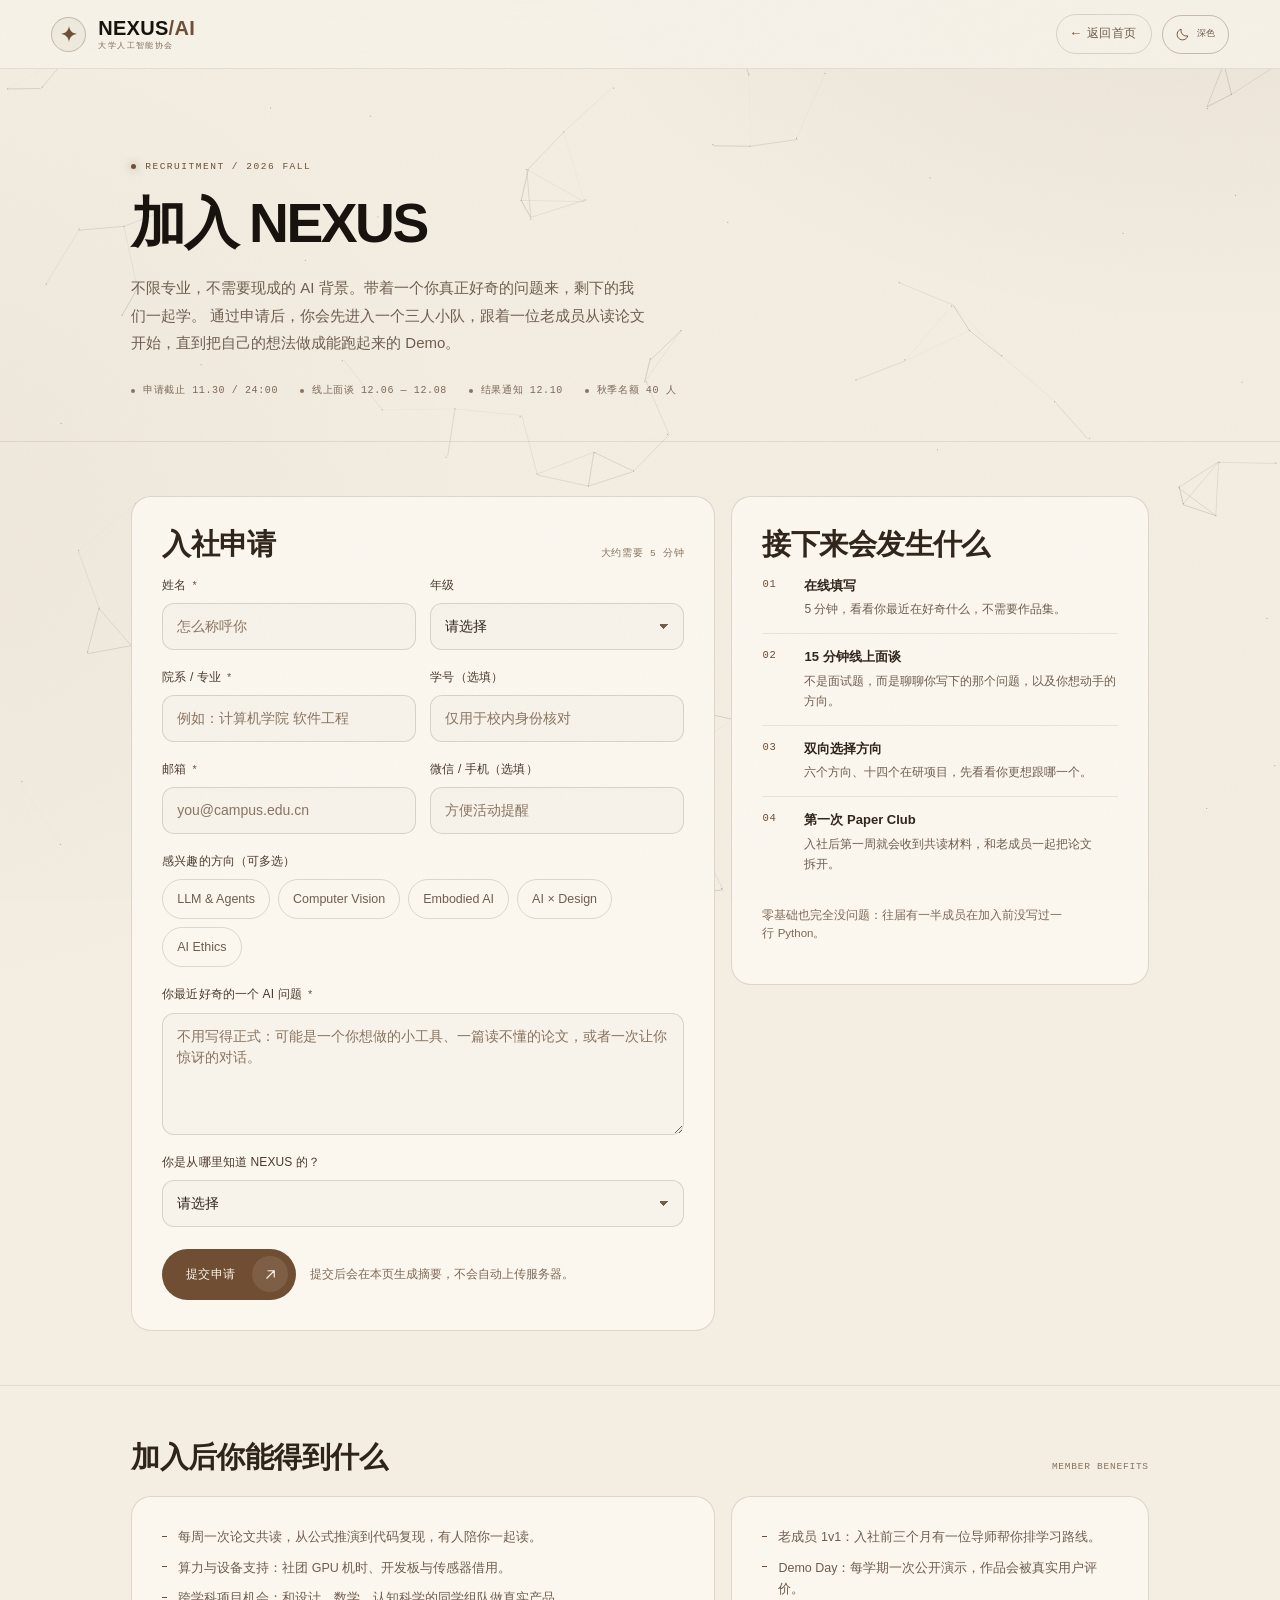
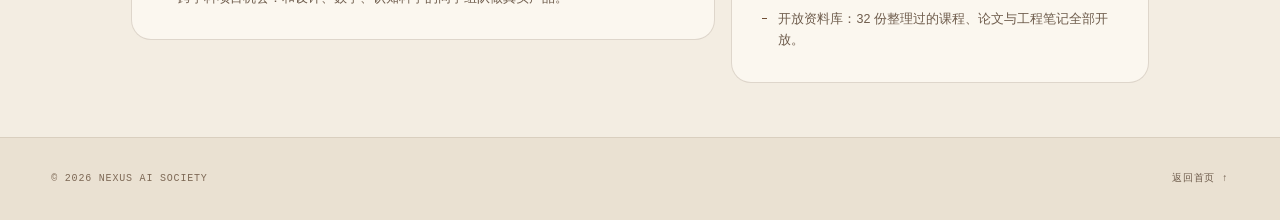
<file: apply.html>
﻿<!DOCTYPE html>
<html lang="zh-CN" data-theme="dark">
<head>
  <meta charset="UTF-8">
  <meta name="viewport" content="width=device-width, initial-scale=1.0, viewport-fit=cover">
  <meta name="description" content="申请加入 NEXUS AI 大学人工智能协会：不限专业与年级，零基础友好，2026 秋季纳新进行中。">
  <meta name="theme-color" content="#07090e">
  <title>申请加入 · NEXUS AI</title>
  <script>
    (() => {
      const key = 'nexus-theme';
      let theme;
      try { theme = localStorage.getItem(key); } catch (error) {}
      if (theme !== 'light' && theme !== 'dark') {
        theme = window.matchMedia('(prefers-color-scheme: light)').matches ? 'light' : 'dark';
      }
      document.documentElement.dataset.theme = theme;
      document.documentElement.style.colorScheme = theme;
      const meta = document.querySelector('meta[name="theme-color"]');
      if (meta) meta.setAttribute('content', theme === 'light' ? '#f3ede2' : '#07090e');
    })();
  </script>
  <link rel="icon" href="data:image/svg+xml,%3Csvg xmlns='http://www.w3.org/2000/svg' viewBox='0 0 64 64'%3E%3Crect width='64' height='64' rx='14' fill='%23080a08'/%3E%3Cpath d='M32 8c1.4 13.7 9.2 21.5 22.9 22.9C41.2 32.3 33.4 40 32 53.8 30.6 40 22.8 32.3 9.1 30.9 22.8 29.5 30.6 21.7 32 8Z' fill='%237fa9ff'/%3E%3C/svg%3E">
  <link rel="stylesheet" href="styles.css">
  <link rel="stylesheet" href="page.css">
</head>
<body class="subpage">
  <div id="particle-stage" class="particle-stage" aria-hidden="true"></div>
  <a class="skip-link" href="#main">跳到主要内容</a>

  <svg class="svg-defs" aria-hidden="true" focusable="false">
    <symbol id="icon-spark" viewBox="0 0 32 32">
      <path d="M16 1.5c.8 8.6 5.9 13.7 14.5 14.5-8.6.8-13.7 5.9-14.5 14.5C15.2 21.9 10.1 16.8 1.5 16 10.1 15.2 15.2 10.1 16 1.5Z" fill="currentColor"/>
    </symbol>
    <symbol id="icon-arrow" viewBox="0 0 24 24">
      <path d="M6 18 18 6M8 6h10v10" fill="none" stroke="currentColor" stroke-width="1.8" stroke-linecap="round" stroke-linejoin="round"/>
    </symbol>
    <symbol id="icon-arrow-down" viewBox="0 0 24 24">
      <path d="M12 4v16m0 0 6-6m-6 6-6-6" fill="none" stroke="currentColor" stroke-width="1.6" stroke-linecap="round" stroke-linejoin="round"/>
    </symbol>
    <symbol id="icon-sun" viewBox="0 0 24 24">
      <circle cx="12" cy="12" r="4" fill="none" stroke="currentColor" stroke-width="1.5"/>
      <path d="M12 2.5v2M12 19.5v2M2.5 12h2M19.5 12h2M5.28 5.28l1.42 1.42M17.3 17.3l1.42 1.42M5.28 18.72l1.42-1.42M17.3 6.7l1.42-1.42" fill="none" stroke="currentColor" stroke-width="1.5" stroke-linecap="round"/>
    </symbol>
    <symbol id="icon-moon" viewBox="0 0 24 24">
      <path d="M20.5 14.2A8.7 8.7 0 0 1 9.8 3.5a8.7 8.7 0 1 0 10.7 10.7Z" fill="none" stroke="currentColor" stroke-width="1.5" stroke-linejoin="round"/>
    </symbol>
  </svg>

  <header class="page-header">
    <div class="page-header-inner">
      <a class="brand" href="index.html" aria-label="NEXUS AI 首页">
        <span class="brand-mark">
          <svg viewBox="0 0 32 32" aria-hidden="true"><use href="#icon-spark"></use></svg>
        </span>
        <span class="brand-copy">
          <span class="brand-name">NEXUS<span>/AI</span></span>
          <span class="brand-sub">大学人工智能协会</span>
        </span>
      </a>
      <div class="page-header-actions">
        <a class="back-link" href="index.html"><span aria-hidden="true">←</span> 返回首页</a>
        <button class="theme-toggle" type="button" data-theme-toggle aria-label="切换浅色或深色模式" title="切换浅色或深色模式">
          <svg class="theme-icon theme-icon--sun" viewBox="0 0 24 24" aria-hidden="true"><use href="#icon-sun"></use></svg>
          <svg class="theme-icon theme-icon--moon" viewBox="0 0 24 24" aria-hidden="true"><use href="#icon-moon"></use></svg>
          <span class="theme-toggle-label" aria-hidden="true">
            <span class="theme-toggle-label--to-light">浅色</span>
            <span class="theme-toggle-label--to-dark">深色</span>
          </span>
        </button>
      </div>
    </div>
  </header>

  <main class="page-main" id="main">
    <section class="page-hero">
      <div class="page-wrap">
        <span class="page-kicker">Recruitment / 2026 Fall</span>
        <h1 class="page-title">加入 NEXUS</h1>
        <p class="page-lede">
          不限专业，不需要现成的 AI 背景。带着一个你真正好奇的问题来，剩下的我们一起学。
          通过申请后，你会先进入一个三人小队，跟着一位老成员从读论文开始，直到把自己的想法做成能跑起来的 Demo。
        </p>
        <div class="page-meta">
          <span>申请截止 11.30 / 24:00</span>
          <span>线上面谈 12.06 — 12.08</span>
          <span>结果通知 12.10</span>
          <span>秋季名额 40 人</span>
        </div>
      </div>
    </section>

    <section class="page-section">
      <div class="page-wrap">
        <div class="detail-grid">
          <div class="card">
            <div class="section-head">
              <h2 class="section-title">入社申请</h2>
              <span class="section-note">大约需要 5 分钟</span>
            </div>

            <p class="form-hint" data-context hidden></p>

            <form class="form" data-form data-success="form-success" data-subject="NEXUS AI 入社申请">
              <div class="form-row">
                <div class="field">
                  <label for="apply-name">姓名 <span class="req">*</span></label>
                  <input id="apply-name" name="name" type="text" autocomplete="name" placeholder="怎么称呼你" required>
                </div>
                <div class="field">
                  <label for="apply-grade">年级</label>
                  <select id="apply-grade" name="grade">
                    <option value="">请选择</option>
                    <option>大一</option>
                    <option>大二</option>
                    <option>大三</option>
                    <option>大四</option>
                    <option>研究生</option>
                  </select>
                </div>
              </div>

              <div class="form-row">
                <div class="field">
                  <label for="apply-major">院系 / 专业 <span class="req">*</span></label>
                  <input id="apply-major" name="major" type="text" placeholder="例如：计算机学院 软件工程" required>
                </div>
                <div class="field">
                  <label for="apply-sid">学号（选填）</label>
                  <input id="apply-sid" name="student-id" type="text" inputmode="numeric" placeholder="仅用于校内身份核对">
                </div>
              </div>

              <div class="form-row">
                <div class="field">
                  <label for="apply-email">邮箱 <span class="req">*</span></label>
                  <input id="apply-email" name="email" type="email" autocomplete="email" placeholder="you@campus.edu.cn" required>
                </div>
                <div class="field">
                  <label for="apply-contact">微信 / 手机（选填）</label>
                  <input id="apply-contact" name="contact" type="text" placeholder="方便活动提醒">
                </div>
              </div>

              <div class="field">
                <span class="field-label" id="apply-direction-label">感兴趣的方向（可多选）</span>
                <div class="chips" role="group" aria-labelledby="apply-direction-label">
                  <label class="chip"><input type="checkbox" name="direction" value="llm"><span>LLM &amp; Agents</span></label>
                  <label class="chip"><input type="checkbox" name="direction" value="cv"><span>Computer Vision</span></label>
                  <label class="chip"><input type="checkbox" name="direction" value="embodied"><span>Embodied AI</span></label>
                  <label class="chip"><input type="checkbox" name="direction" value="design"><span>AI × Design</span></label>
                  <label class="chip"><input type="checkbox" name="direction" value="ethics"><span>AI Ethics</span></label>
                </div>
              </div>

              <div class="field">
                <label for="apply-motivation">你最近好奇的一个 AI 问题 <span class="req">*</span></label>
                <textarea id="apply-motivation" name="motivation" minlength="10" placeholder="不用写得正式：可能是一个你想做的小工具、一篇读不懂的论文，或者一次让你惊讶的对话。" required></textarea>
              </div>

              <div class="field">
                <label for="apply-source">你是从哪里知道 NEXUS 的？</label>
                <select id="apply-source" name="source">
                  <option value="">请选择</option>
                  <option>社团宣讲 / 摊位</option>
                  <option>朋友推荐</option>
                  <option>公众号 / 小红书</option>
                  <option>校园海报</option>
                  <option>其他</option>
                </select>
              </div>

              <div class="form-actions">
                <button class="button button-primary" type="submit">
                  <span>提交申请</span>
                  <span class="button-icon">
                    <svg viewBox="0 0 24 24" aria-hidden="true"><use href="#icon-arrow"></use></svg>
                  </span>
                </button>
                <span class="form-hint">提交后会在本页生成摘要，不会自动上传服务器。</span>
              </div>
            </form>

            <div class="success" id="form-success" role="status" aria-live="polite">
              <h3>申请摘要已生成</h3>
              <p>这是纯前端页面，不会直接写入数据库。请用下面的按钮把摘要发到 hello@nexusai.club，或者保存后到社团摊位提交。</p>
              <div class="success-summary summary-body"></div>
              <div class="success-actions">
                <a class="button button-primary" data-success-mail href="mailto:hello@nexusai.club">
                  <span>用邮件发送</span>
                  <span class="button-icon">
                    <svg viewBox="0 0 24 24" aria-hidden="true"><use href="#icon-arrow"></use></svg>
                  </span>
                </a>
                <a class="button button-ghost" href="index.html">
                  <span>先回首页看看</span>
                </a>
              </div>
            </div>
          </div>

          <aside class="card" aria-label="申请流程与说明">
            <div class="section-head">
              <h2 class="section-title">接下来会发生什么</h2>
            </div>
            <ol class="steps">
              <li>
                <div>
                  <h4>在线填写</h4>
                  <p>5 分钟，看看你最近在好奇什么，不需要作品集。</p>
                </div>
              </li>
              <li>
                <div>
                  <h4>15 分钟线上面谈</h4>
                  <p>不是面试题，而是聊聊你写下的那个问题，以及你想动手的方向。</p>
                </div>
              </li>
              <li>
                <div>
                  <h4>双向选择方向</h4>
                  <p>六个方向、十四个在研项目，先看看你更想跟哪一个。</p>
                </div>
              </li>
              <li>
                <div>
                  <h4>第一次 Paper Club</h4>
                  <p>入社后第一周就会收到共读材料，和老成员一起把论文拆开。</p>
                </div>
              </li>
            </ol>
            <p class="form-hint spaced-top">零基础也完全没问题：往届有一半成员在加入前没写过一行 Python。</p>
          </aside>
        </div>
      </div>
    </section>

    <section class="page-section">
      <div class="page-wrap">
        <div class="section-head">
          <h2 class="section-title">加入后你能得到什么</h2>
          <span class="section-note">Member Benefits</span>
        </div>
        <div class="detail-grid">
          <div class="card">
            <ul class="note-list">
              <li>每周一次论文共读，从公式推演到代码复现，有人陪你一起读。</li>
              <li>算力与设备支持：社团 GPU 机时、开发板与传感器借用。</li>
              <li>跨学科项目机会：和设计、数学、认知科学的同学组队做真实产品。</li>
            </ul>
          </div>
          <div class="card">
            <ul class="note-list">
              <li>老成员 1v1：入社前三个月有一位导师帮你排学习路线。</li>
              <li>Demo Day：每学期一次公开演示，作品会被真实用户评价。</li>
              <li>开放资料库：32 份整理过的课程、论文与工程笔记全部开放。</li>
            </ul>
          </div>
        </div>
      </div>
    </section>
  </main>

  <footer class="page-footer">
    <div class="page-footer-inner">
      <span>© 2026 NEXUS AI SOCIETY</span>
      <a href="index.html">返回首页 ↑</a>
    </div>
  </footer>

  <script src="particle-net.js" defer></script>
  <script src="theme.js" defer></script>
  <script src="particles.js" defer></script>
  <script src="form.js" defer></script>
</body>
</html>
</file>
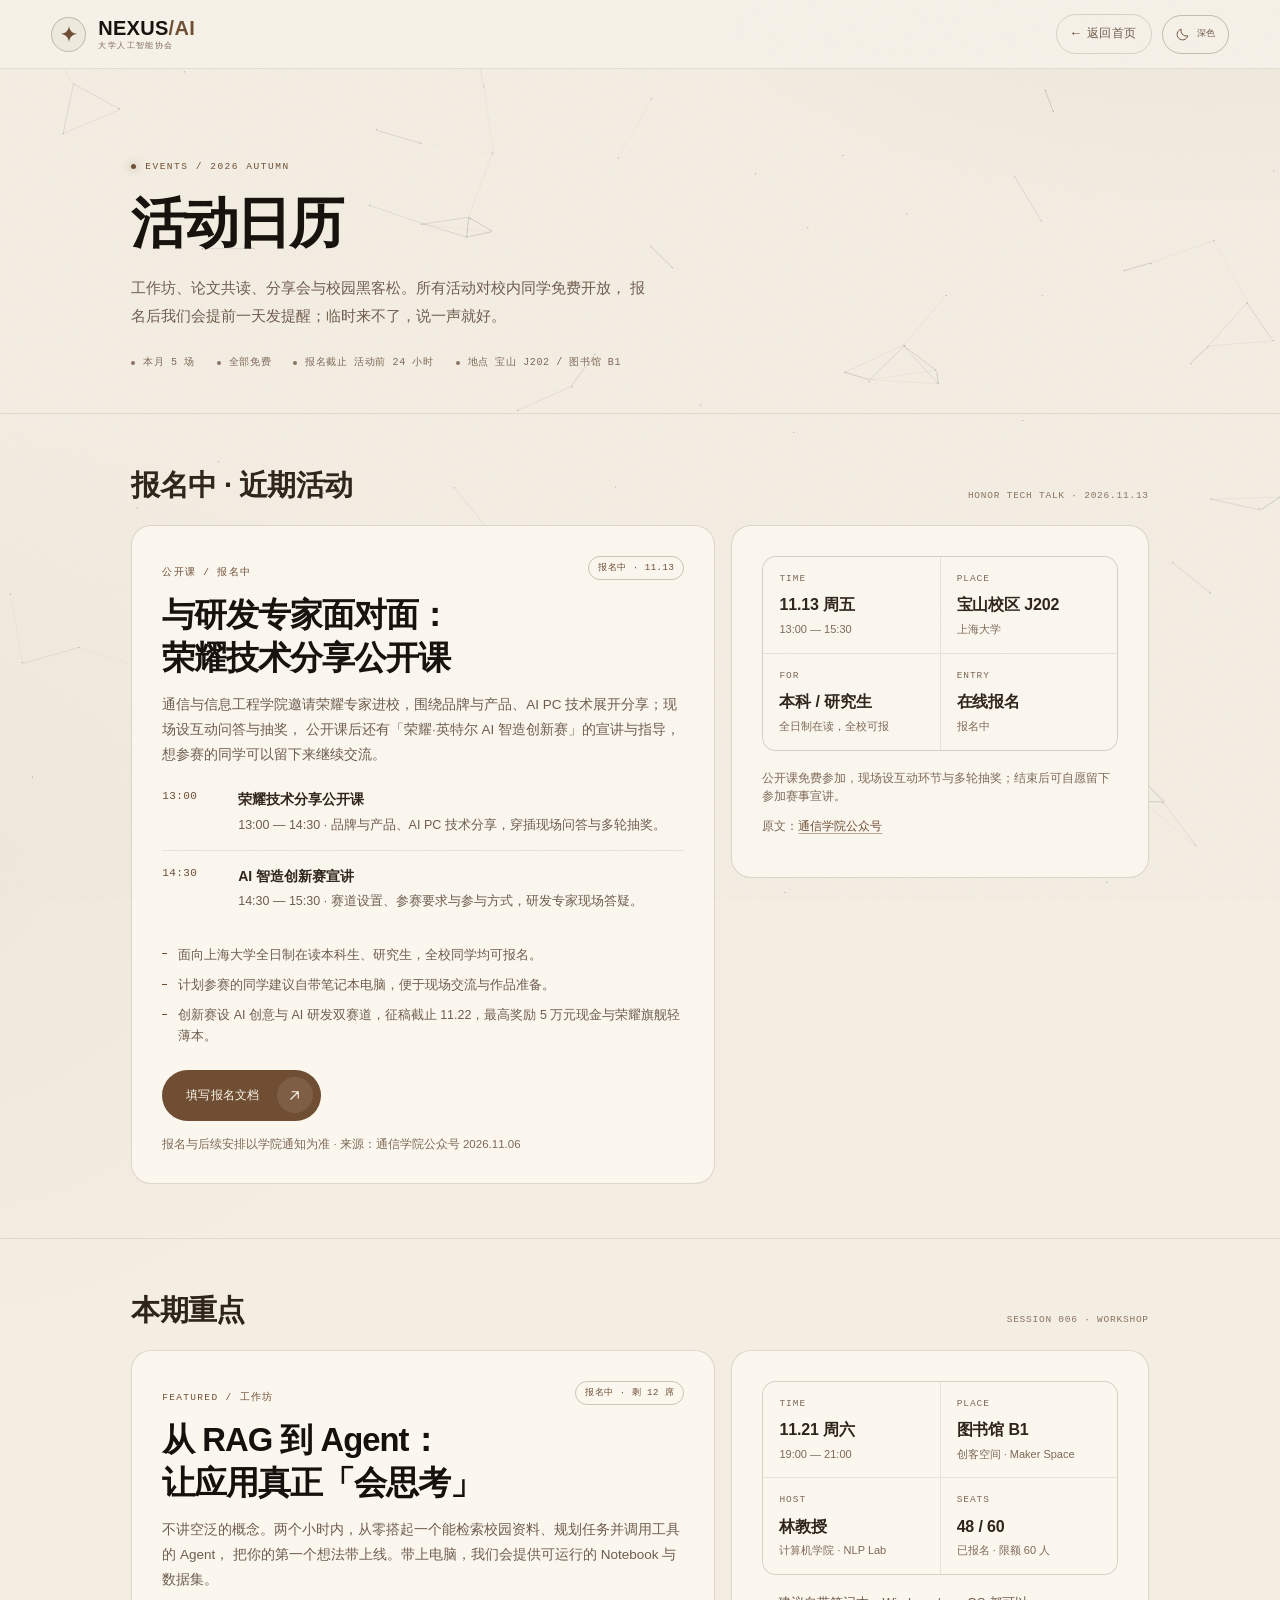
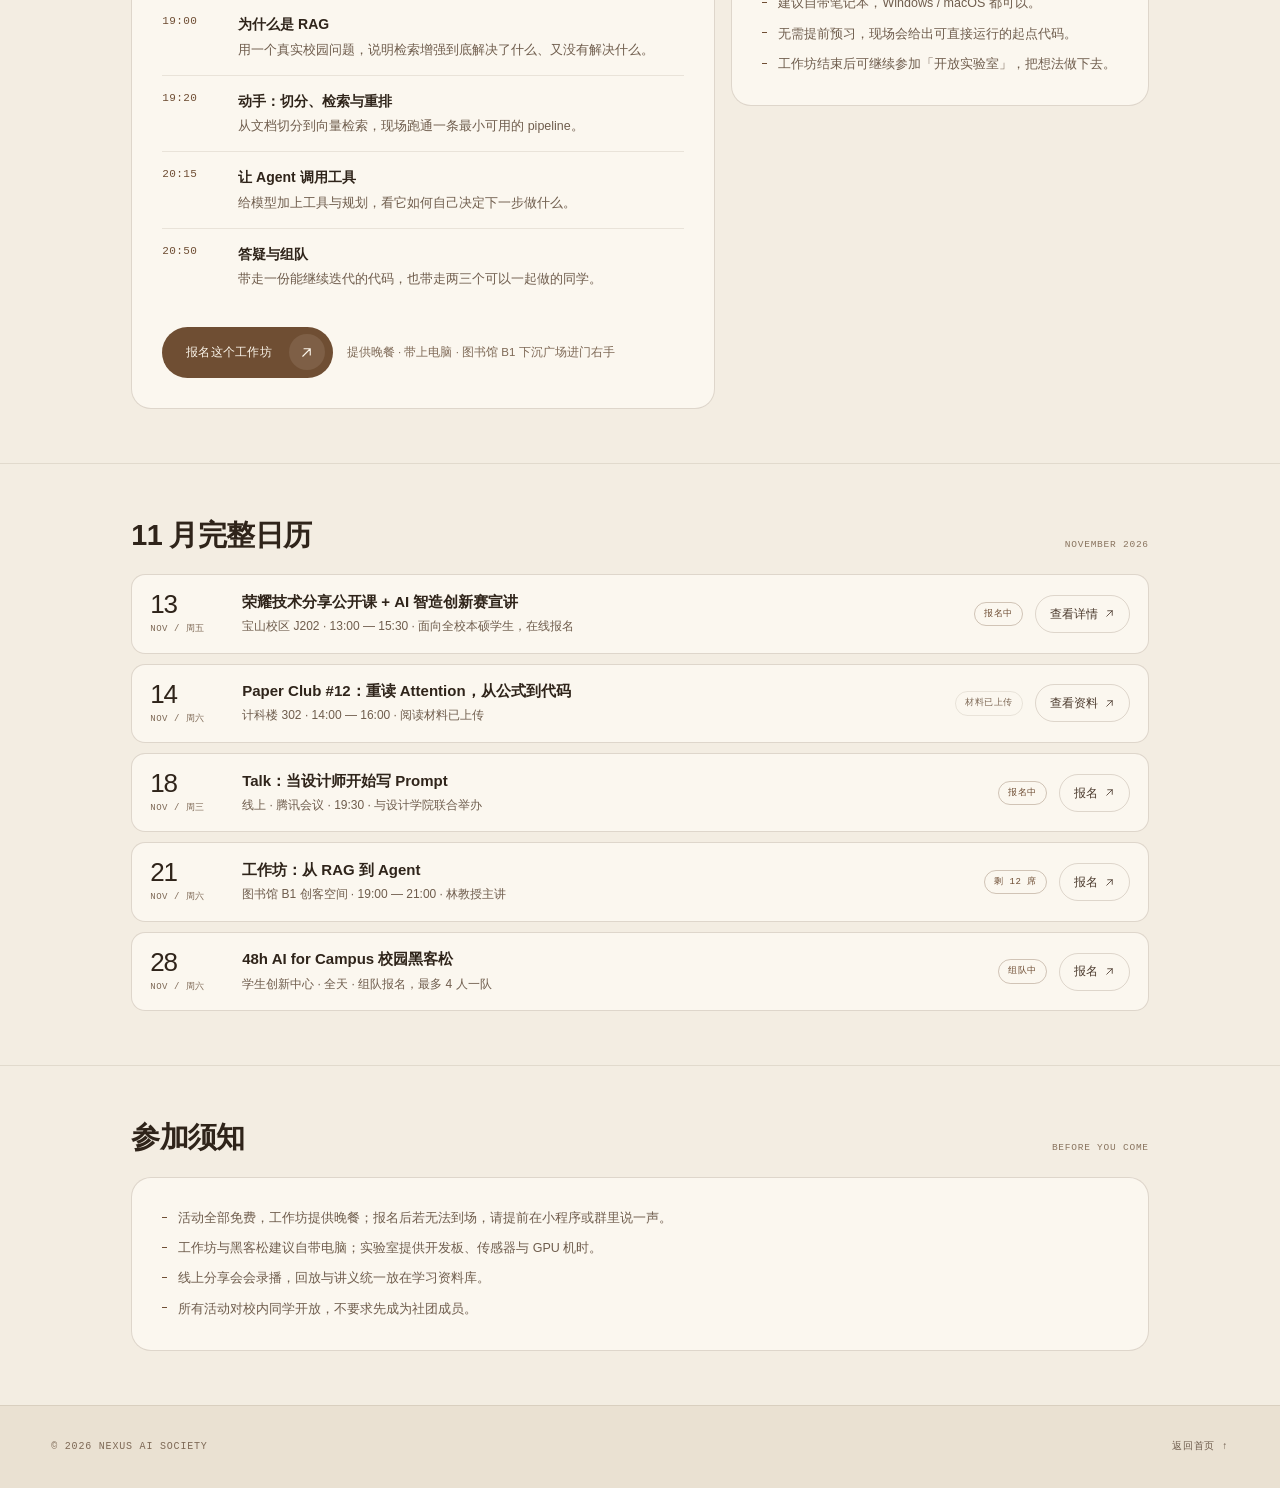
<file: events.html>
﻿<!DOCTYPE html>
<html lang="zh-CN" data-theme="dark">
<head>
  <meta charset="UTF-8">
  <meta name="viewport" content="width=device-width, initial-scale=1.0, viewport-fit=cover">
  <meta name="description" content="NEXUS AI 活动日历：工作坊、论文共读、分享会与校园黑客松，2026 年 11 月场次与报名入口。">
  <meta name="theme-color" content="#07090e">
  <title>活动日历 · NEXUS AI</title>
  <script>
    (() => {
      const key = 'nexus-theme';
      let theme;
      try { theme = localStorage.getItem(key); } catch (error) {}
      if (theme !== 'light' && theme !== 'dark') {
        theme = window.matchMedia('(prefers-color-scheme: light)').matches ? 'light' : 'dark';
      }
      document.documentElement.dataset.theme = theme;
      document.documentElement.style.colorScheme = theme;
      const meta = document.querySelector('meta[name="theme-color"]');
      if (meta) meta.setAttribute('content', theme === 'light' ? '#f3ede2' : '#07090e');
    })();
  </script>
  <link rel="icon" href="data:image/svg+xml,%3Csvg xmlns='http://www.w3.org/2000/svg' viewBox='0 0 64 64'%3E%3Crect width='64' height='64' rx='14' fill='%23080a08'/%3E%3Cpath d='M32 8c1.4 13.7 9.2 21.5 22.9 22.9C41.2 32.3 33.4 40 32 53.8 30.6 40 22.8 32.3 9.1 30.9 22.8 29.5 30.6 21.7 32 8Z' fill='%237fa9ff'/%3E%3C/svg%3E">
  <link rel="stylesheet" href="styles.css">
  <link rel="stylesheet" href="page.css">
</head>
<body class="subpage">
  <div id="particle-stage" class="particle-stage" aria-hidden="true"></div>
  <a class="skip-link" href="#main">跳到主要内容</a>

  <svg class="svg-defs" aria-hidden="true" focusable="false">
    <symbol id="icon-spark" viewBox="0 0 32 32">
      <path d="M16 1.5c.8 8.6 5.9 13.7 14.5 14.5-8.6.8-13.7 5.9-14.5 14.5C15.2 21.9 10.1 16.8 1.5 16 10.1 15.2 15.2 10.1 16 1.5Z" fill="currentColor"/>
    </symbol>
    <symbol id="icon-arrow" viewBox="0 0 24 24">
      <path d="M6 18 18 6M8 6h10v10" fill="none" stroke="currentColor" stroke-width="1.8" stroke-linecap="round" stroke-linejoin="round"/>
    </symbol>
    <symbol id="icon-sun" viewBox="0 0 24 24">
      <circle cx="12" cy="12" r="4" fill="none" stroke="currentColor" stroke-width="1.5"/>
      <path d="M12 2.5v2M12 19.5v2M2.5 12h2M19.5 12h2M5.28 5.28l1.42 1.42M17.3 17.3l1.42 1.42M5.28 18.72l1.42-1.42M17.3 6.7l1.42-1.42" fill="none" stroke="currentColor" stroke-width="1.5" stroke-linecap="round"/>
    </symbol>
    <symbol id="icon-moon" viewBox="0 0 24 24">
      <path d="M20.5 14.2A8.7 8.7 0 0 1 9.8 3.5a8.7 8.7 0 1 0 10.7 10.7Z" fill="none" stroke="currentColor" stroke-width="1.5" stroke-linejoin="round"/>
    </symbol>
  </svg>

  <header class="page-header">
    <div class="page-header-inner">
      <a class="brand" href="index.html" aria-label="NEXUS AI 首页">
        <span class="brand-mark">
          <svg viewBox="0 0 32 32" aria-hidden="true"><use href="#icon-spark"></use></svg>
        </span>
        <span class="brand-copy">
          <span class="brand-name">NEXUS<span>/AI</span></span>
          <span class="brand-sub">大学人工智能协会</span>
        </span>
      </a>
      <div class="page-header-actions">
        <a class="back-link" href="index.html"><span aria-hidden="true">←</span> 返回首页</a>
        <button class="theme-toggle" type="button" data-theme-toggle aria-label="切换浅色或深色模式" title="切换浅色或深色模式">
          <svg class="theme-icon theme-icon--sun" viewBox="0 0 24 24" aria-hidden="true"><use href="#icon-sun"></use></svg>
          <svg class="theme-icon theme-icon--moon" viewBox="0 0 24 24" aria-hidden="true"><use href="#icon-moon"></use></svg>
          <span class="theme-toggle-label" aria-hidden="true">
            <span class="theme-toggle-label--to-light">浅色</span>
            <span class="theme-toggle-label--to-dark">深色</span>
          </span>
        </button>
      </div>
    </div>
  </header>

  <main class="page-main" id="main">
    <section class="page-hero">
      <div class="page-wrap">
        <span class="page-kicker">Events / 2026 Autumn</span>
        <h1 class="page-title">活动日历</h1>
        <p class="page-lede">
          工作坊、论文共读、分享会与校园黑客松。所有活动对校内同学免费开放，
          报名后我们会提前一天发提醒；临时来不了，说一声就好。
        </p>
        <div class="page-meta">
          <span>本月 5 场</span>
          <span>全部免费</span>
          <span>报名截止 活动前 24 小时</span>
          <span>地点 宝山 J202 / 图书馆 B1</span>
        </div>
      </div>
    </section>

    <section class="page-section" id="honor">
      <div class="page-wrap">
        <div class="section-head">
          <h2 class="section-title">报名中 · 近期活动</h2>
          <span class="section-note">Honor Tech Talk · 2026.11.13</span>
        </div>

        <div class="detail-grid">
          <article class="card">
            <div class="section-head">
              <span class="feature-label">公开课 / 报名中</span>
              <span class="status-chip status-chip--open">报名中 · 11.13</span>
            </div>
            <h3 class="feature-title">与研发专家面对面：<br>荣耀技术分享公开课</h3>
            <p class="body-copy">
              通信与信息工程学院邀请荣耀专家进校，围绕品牌与产品、AI PC 技术展开分享；现场设互动问答与抽奖，
              公开课后还有「荣耀·英特尔 AI 智造创新赛」的宣讲与指导，想参赛的同学可以留下来继续交流。
            </p>

            <div class="agenda">
              <div class="agenda-item">
                <time>13:00</time>
                <div>
                  <h4>荣耀技术分享公开课</h4>
                  <p>13:00 — 14:30 · 品牌与产品、AI PC 技术分享，穿插现场问答与多轮抽奖。</p>
                </div>
              </div>
              <div class="agenda-item">
                <time>14:30</time>
                <div>
                  <h4>AI 智造创新赛宣讲</h4>
                  <p>14:30 — 15:30 · 赛道设置、参赛要求与参与方式，研发专家现场答疑。</p>
                </div>
              </div>
            </div>

            <ul class="note-list spaced-top">
              <li>面向上海大学全日制在读本科生、研究生，全校同学均可报名。</li>
              <li>计划参赛的同学建议自带笔记本电脑，便于现场交流与作品准备。</li>
              <li>创新赛设 AI 创意与 AI 研发双赛道，征稿截止 11.22，最高奖励 5 万元现金与荣耀旗舰轻薄本。</li>
            </ul>

            <div class="cta-row">
              <a class="button button-primary" href="https://docs.qq.com/sheet/DQ0NTVmpCdEhYTmtZ" target="_blank" rel="noopener noreferrer">
                <span>填写报名文档</span>
                <span class="button-icon">
                  <svg viewBox="0 0 24 24" aria-hidden="true"><use href="#icon-arrow"></use></svg>
                </span>
              </a>
              <span class="form-hint">报名与后续安排以学院通知为准 · 来源：通信学院公众号 2026.11.06</span>
            </div>
          </article>

          <aside class="card" aria-label="公开课信息">
            <div class="fact-grid">
              <div class="fact">
                <span>TIME</span>
                <strong>11.13 周五</strong>
                <small>13:00 — 15:30</small>
              </div>
              <div class="fact">
                <span>PLACE</span>
                <strong>宝山校区 J202</strong>
                <small>上海大学</small>
              </div>
              <div class="fact">
                <span>FOR</span>
                <strong>本科 / 研究生</strong>
                <small>全日制在读，全校可报</small>
              </div>
              <div class="fact">
                <span>ENTRY</span>
                <strong>在线报名</strong>
                <small>报名中</small>
              </div>
            </div>
            <p class="form-hint spaced-top">公开课免费参加，现场设互动环节与多轮抽奖；结束后可自愿留下参加赛事宣讲。</p>
            <p class="form-hint">原文：<a class="inline-link" href="https://mp.weixin.qq.com/s/uky2Y3FL2woIPNtWeCMwow" target="_blank" rel="noopener noreferrer">通信学院公众号</a></p>
          </aside>
        </div>
      </div>
    </section>

    <section class="page-section" id="featured">
      <div class="page-wrap">
        <div class="section-head">
          <h2 class="section-title">本期重点</h2>
          <span class="section-note">Session 006 · Workshop</span>
        </div>

        <div class="detail-grid">
          <article class="card">
            <div class="section-head">
              <span class="feature-label">Featured / 工作坊</span>
              <span class="status-chip status-chip--open">报名中 · 剩 12 席</span>
            </div>
            <h3 class="feature-title">从 RAG 到 Agent：<br>让应用真正「会思考」</h3>
            <p class="body-copy">
              不讲空泛的概念。两个小时内，从零搭起一个能检索校园资料、规划任务并调用工具的 Agent，
              把你的第一个想法带上线。带上电脑，我们会提供可运行的 Notebook 与数据集。
            </p>

            <div class="agenda">
              <div class="agenda-item">
                <time>19:00</time>
                <div>
                  <h4>为什么是 RAG</h4>
                  <p>用一个真实校园问题，说明检索增强到底解决了什么、又没有解决什么。</p>
                </div>
              </div>
              <div class="agenda-item">
                <time>19:20</time>
                <div>
                  <h4>动手：切分、检索与重排</h4>
                  <p>从文档切分到向量检索，现场跑通一条最小可用的 pipeline。</p>
                </div>
              </div>
              <div class="agenda-item">
                <time>20:15</time>
                <div>
                  <h4>让 Agent 调用工具</h4>
                  <p>给模型加上工具与规划，看它如何自己决定下一步做什么。</p>
                </div>
              </div>
              <div class="agenda-item">
                <time>20:50</time>
                <div>
                  <h4>答疑与组队</h4>
                  <p>带走一份能继续迭代的代码，也带走两三个可以一起做的同学。</p>
                </div>
              </div>
            </div>

            <div class="cta-row">
              <a class="button button-primary" href="apply.html?event=RAG%20%E5%B7%A5%E4%BD%9C%E5%9D%8A">
                <span>报名这个工作坊</span>
                <span class="button-icon">
                  <svg viewBox="0 0 24 24" aria-hidden="true"><use href="#icon-arrow"></use></svg>
                </span>
              </a>
              <span class="form-hint">提供晚餐 · 带上电脑 · 图书馆 B1 下沉广场进门右手</span>
            </div>
          </article>

          <aside class="card" aria-label="工作坊信息">
            <div class="fact-grid">
              <div class="fact">
                <span>TIME</span>
                <strong>11.21 周六</strong>
                <small>19:00 — 21:00</small>
              </div>
              <div class="fact">
                <span>PLACE</span>
                <strong>图书馆 B1</strong>
                <small>创客空间 · Maker Space</small>
              </div>
              <div class="fact">
                <span>HOST</span>
                <strong>林教授</strong>
                <small>计算机学院 · NLP Lab</small>
              </div>
              <div class="fact">
                <span>SEATS</span>
                <strong>48 / 60</strong>
                <small>已报名 · 限额 60 人</small>
              </div>
            </div>
            <ul class="note-list spaced-top">
              <li>建议自带笔记本，Windows / macOS 都可以。</li>
              <li>无需提前预习，现场会给出可直接运行的起点代码。</li>
              <li>工作坊结束后可继续参加「开放实验室」，把想法做下去。</li>
            </ul>
          </aside>
        </div>
      </div>
    </section>

    <section class="page-section" id="calendar">
      <div class="page-wrap">
        <div class="section-head">
          <h2 class="section-title">11 月完整日历</h2>
          <span class="section-note">November 2026</span>
        </div>

        <div class="calendar-list">
          <div class="calendar-row">
            <div class="calendar-date">
              <strong>13</strong>
              <span>NOV / 周五</span>
            </div>
            <div class="calendar-info">
              <h3>荣耀技术分享公开课 + AI 智造创新赛宣讲</h3>
              <p>宝山校区 J202 · 13:00 — 15:30 · 面向全校本硕学生，在线报名</p>
            </div>
            <div class="calendar-side">
              <span class="status-chip status-chip--open">报名中</span>
              <a class="row-link" href="#honor">查看详情 <svg viewBox="0 0 24 24" aria-hidden="true"><use href="#icon-arrow"></use></svg></a>
            </div>
          </div>

          <div class="calendar-row">
            <div class="calendar-date">
              <strong>14</strong>
              <span>NOV / 周六</span>
            </div>
            <div class="calendar-info">
              <h3>Paper Club #12：重读 Attention，从公式到代码</h3>
              <p>计科楼 302 · 14:00 — 16:00 · 阅读材料已上传</p>
            </div>
            <div class="calendar-side">
              <span class="status-chip">材料已上传</span>
              <a class="row-link" href="index.html#resources">查看资料 <svg viewBox="0 0 24 24" aria-hidden="true"><use href="#icon-arrow"></use></svg></a>
            </div>
          </div>

          <div class="calendar-row">
            <div class="calendar-date">
              <strong>18</strong>
              <span>NOV / 周三</span>
            </div>
            <div class="calendar-info">
              <h3>Talk：当设计师开始写 Prompt</h3>
              <p>线上 · 腾讯会议 · 19:30 · 与设计学院联合举办</p>
            </div>
            <div class="calendar-side">
              <span class="status-chip status-chip--open">报名中</span>
              <a class="row-link" href="apply.html?event=AI%20%C3%97%20Design%20Talk">报名 <svg viewBox="0 0 24 24" aria-hidden="true"><use href="#icon-arrow"></use></svg></a>
            </div>
          </div>

          <div class="calendar-row">
            <div class="calendar-date">
              <strong>21</strong>
              <span>NOV / 周六</span>
            </div>
            <div class="calendar-info">
              <h3>工作坊：从 RAG 到 Agent</h3>
              <p>图书馆 B1 创客空间 · 19:00 — 21:00 · 林教授主讲</p>
            </div>
            <div class="calendar-side">
              <span class="status-chip status-chip--open">剩 12 席</span>
              <a class="row-link" href="apply.html?event=RAG%20%E5%B7%A5%E4%BD%9C%E5%9D%8A">报名 <svg viewBox="0 0 24 24" aria-hidden="true"><use href="#icon-arrow"></use></svg></a>
            </div>
          </div>

          <div class="calendar-row">
            <div class="calendar-date">
              <strong>28</strong>
              <span>NOV / 周六</span>
            </div>
            <div class="calendar-info">
              <h3>48h AI for Campus 校园黑客松</h3>
              <p>学生创新中心 · 全天 · 组队报名，最多 4 人一队</p>
            </div>
            <div class="calendar-side">
              <span class="status-chip status-chip--open">组队中</span>
              <a class="row-link" href="apply.html?event=48h%20%E9%BB%91%E5%AE%A2%E6%9D%BE">报名 <svg viewBox="0 0 24 24" aria-hidden="true"><use href="#icon-arrow"></use></svg></a>
            </div>
          </div>
        </div>
      </div>
    </section>

    <section class="page-section">
      <div class="page-wrap">
        <div class="section-head">
          <h2 class="section-title">参加须知</h2>
          <span class="section-note">Before You Come</span>
        </div>
        <div class="card">
          <ul class="note-list">
            <li>活动全部免费，工作坊提供晚餐；报名后若无法到场，请提前在小程序或群里说一声。</li>
            <li>工作坊与黑客松建议自带电脑；实验室提供开发板、传感器与 GPU 机时。</li>
            <li>线上分享会会录播，回放与讲义统一放在学习资料库。</li>
            <li>所有活动对校内同学开放，不要求先成为社团成员。</li>
          </ul>
        </div>
      </div>
    </section>
  </main>

  <footer class="page-footer">
    <div class="page-footer-inner">
      <span>© 2026 NEXUS AI SOCIETY</span>
      <a href="index.html">返回首页 ↑</a>
    </div>
  </footer>

  <script src="particle-net.js" defer></script>
  <script src="theme.js" defer></script>
  <script src="particles.js" defer></script>
</body>
</html>
</file>
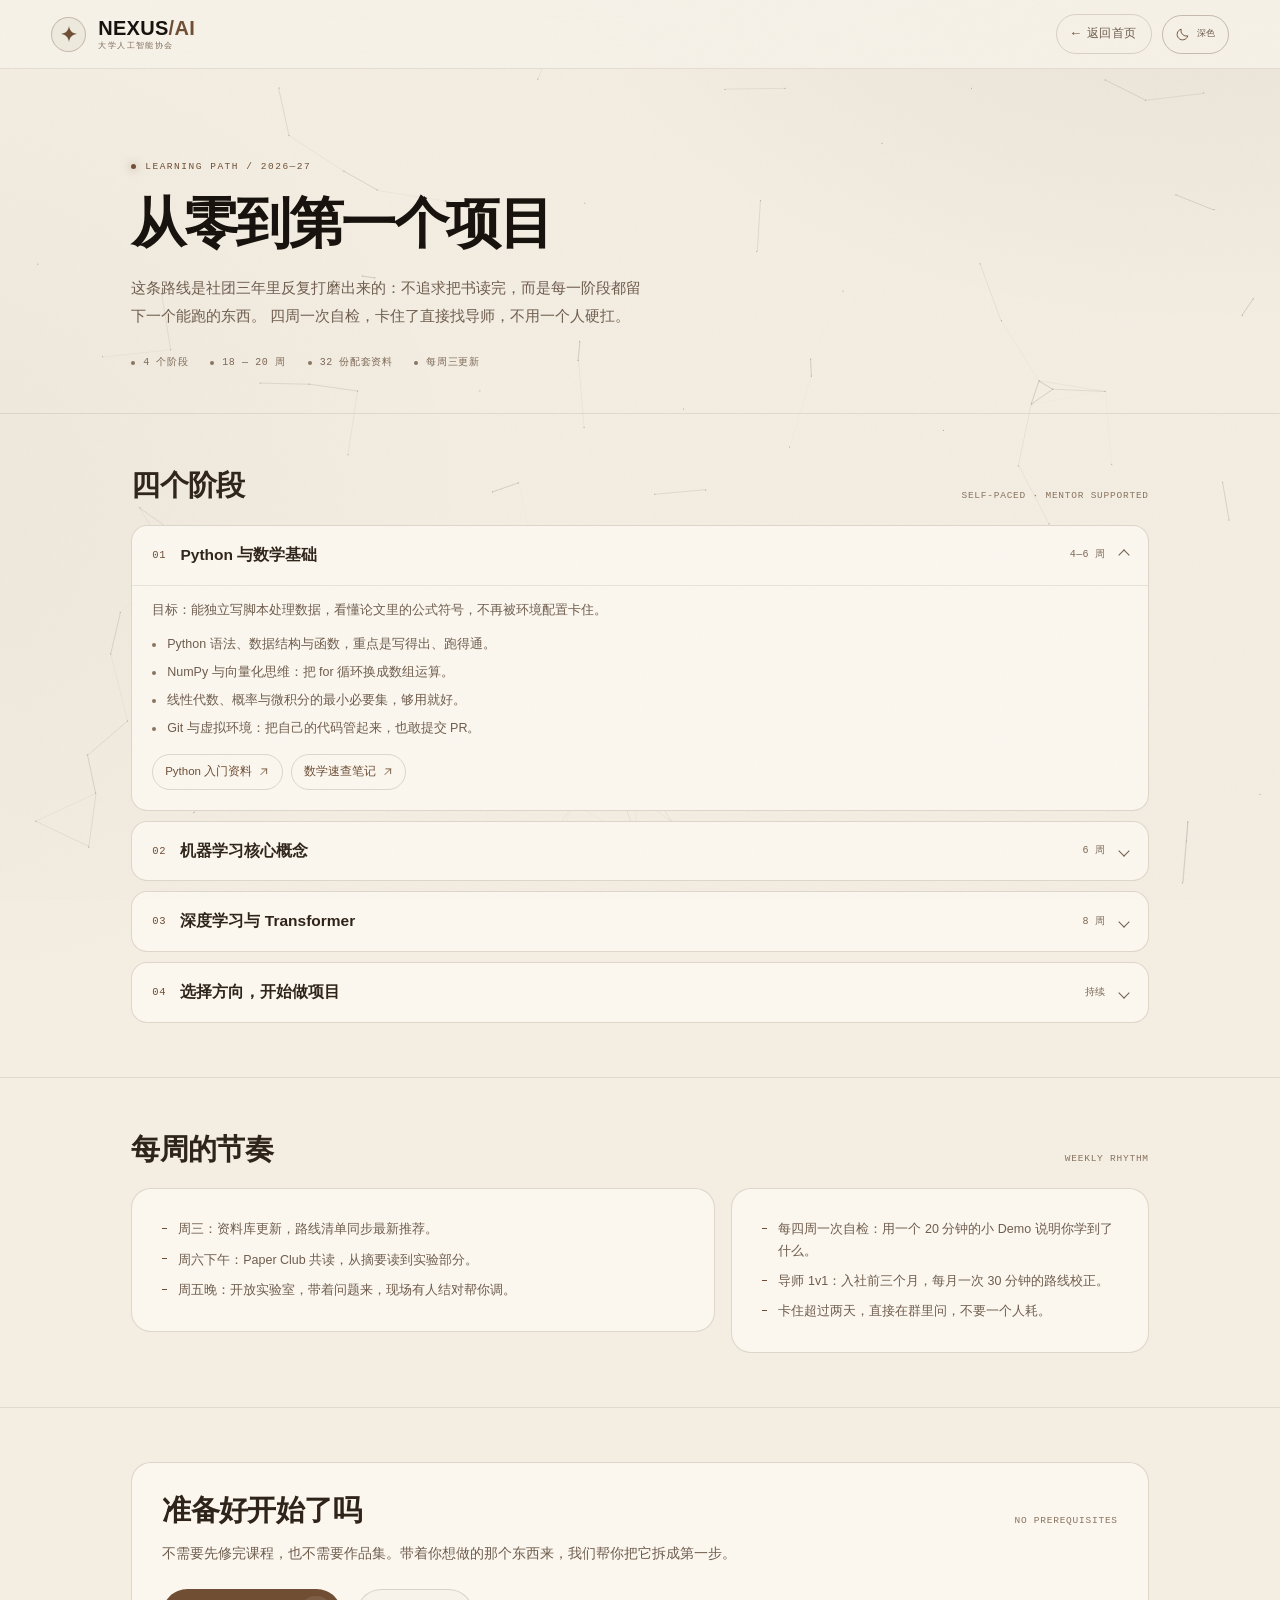
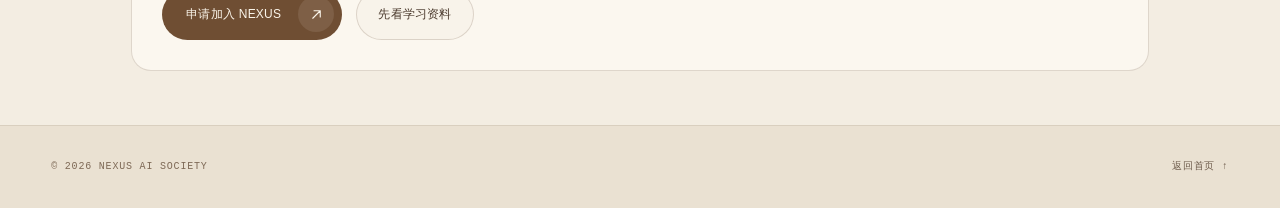
<file: path.html>
<!DOCTYPE html>
<html lang="zh-CN" data-theme="dark">
<head>
  <meta charset="UTF-8">
  <meta name="viewport" content="width=device-width, initial-scale=1.0, viewport-fit=cover">
  <meta name="description" content="NEXUS AI 新成员学习路线：四个阶段、18–20 周，从 Python 与数学基础到第一个真实项目。">
  <meta name="theme-color" content="#07090e">
  <title>完整学习路线 · NEXUS AI</title>
  <script>
    (() => {
      const key = 'nexus-theme';
      let theme;
      try { theme = localStorage.getItem(key); } catch (error) {}
      if (theme !== 'light' && theme !== 'dark') {
        theme = window.matchMedia('(prefers-color-scheme: light)').matches ? 'light' : 'dark';
      }
      document.documentElement.dataset.theme = theme;
      document.documentElement.style.colorScheme = theme;
      const meta = document.querySelector('meta[name="theme-color"]');
      if (meta) meta.setAttribute('content', theme === 'light' ? '#f3ede2' : '#07090e');
    })();
  </script>
  <link rel="icon" href="data:image/svg+xml,%3Csvg xmlns='http://www.w3.org/2000/svg' viewBox='0 0 64 64'%3E%3Crect width='64' height='64' rx='14' fill='%23080a08'/%3E%3Cpath d='M32 8c1.4 13.7 9.2 21.5 22.9 22.9C41.2 32.3 33.4 40 32 53.8 30.6 40 22.8 32.3 9.1 30.9 22.8 29.5 30.6 21.7 32 8Z' fill='%237fa9ff'/%3E%3C/svg%3E">
  <link rel="stylesheet" href="styles.css">
  <link rel="stylesheet" href="page.css">
</head>
<body class="subpage">
  <div id="particle-stage" class="particle-stage" aria-hidden="true"></div>
  <a class="skip-link" href="#main">跳到主要内容</a>

  <svg class="svg-defs" aria-hidden="true" focusable="false">
    <symbol id="icon-spark" viewBox="0 0 32 32">
      <path d="M16 1.5c.8 8.6 5.9 13.7 14.5 14.5-8.6.8-13.7 5.9-14.5 14.5C15.2 21.9 10.1 16.8 1.5 16 10.1 15.2 15.2 10.1 16 1.5Z" fill="currentColor"/>
    </symbol>
    <symbol id="icon-arrow" viewBox="0 0 24 24">
      <path d="M6 18 18 6M8 6h10v10" fill="none" stroke="currentColor" stroke-width="1.8" stroke-linecap="round" stroke-linejoin="round"/>
    </symbol>
    <symbol id="icon-sun" viewBox="0 0 24 24">
      <circle cx="12" cy="12" r="4" fill="none" stroke="currentColor" stroke-width="1.5"/>
      <path d="M12 2.5v2M12 19.5v2M2.5 12h2M19.5 12h2M5.28 5.28l1.42 1.42M17.3 17.3l1.42 1.42M5.28 18.72l1.42-1.42M17.3 6.7l1.42-1.42" fill="none" stroke="currentColor" stroke-width="1.5" stroke-linecap="round"/>
    </symbol>
    <symbol id="icon-moon" viewBox="0 0 24 24">
      <path d="M20.5 14.2A8.7 8.7 0 0 1 9.8 3.5a8.7 8.7 0 1 0 10.7 10.7Z" fill="none" stroke="currentColor" stroke-width="1.5" stroke-linejoin="round"/>
    </symbol>
  </svg>

  <header class="page-header">
    <div class="page-header-inner">
      <a class="brand" href="index.html" aria-label="NEXUS AI 首页">
        <span class="brand-mark">
          <svg viewBox="0 0 32 32" aria-hidden="true"><use href="#icon-spark"></use></svg>
        </span>
        <span class="brand-copy">
          <span class="brand-name">NEXUS<span>/AI</span></span>
          <span class="brand-sub">大学人工智能协会</span>
        </span>
      </a>
      <div class="page-header-actions">
        <a class="back-link" href="index.html"><span aria-hidden="true">←</span> 返回首页</a>
        <button class="theme-toggle" type="button" data-theme-toggle aria-label="切换浅色或深色模式" title="切换浅色或深色模式">
          <svg class="theme-icon theme-icon--sun" viewBox="0 0 24 24" aria-hidden="true"><use href="#icon-sun"></use></svg>
          <svg class="theme-icon theme-icon--moon" viewBox="0 0 24 24" aria-hidden="true"><use href="#icon-moon"></use></svg>
          <span class="theme-toggle-label" aria-hidden="true">
            <span class="theme-toggle-label--to-light">浅色</span>
            <span class="theme-toggle-label--to-dark">深色</span>
          </span>
        </button>
      </div>
    </div>
  </header>

  <main class="page-main" id="main">
    <section class="page-hero">
      <div class="page-wrap">
        <span class="page-kicker">Learning Path / 2026—27</span>
        <h1 class="page-title">从零到第一个项目</h1>
        <p class="page-lede">
          这条路线是社团三年里反复打磨出来的：不追求把书读完，而是每一阶段都留下一个能跑的东西。
          四周一次自检，卡住了直接找导师，不用一个人硬扛。
        </p>
        <div class="page-meta">
          <span>4 个阶段</span>
          <span>18 — 20 周</span>
          <span>32 份配套资料</span>
          <span>每周三更新</span>
        </div>
      </div>
    </section>

    <section class="page-section">
      <div class="page-wrap">
        <div class="section-head">
          <h2 class="section-title">四个阶段</h2>
          <span class="section-note">Self-paced · Mentor supported</span>
        </div>

        <details class="stage" open>
          <summary>
            <span class="stage-num">01</span>
            <span class="stage-title">Python 与数学基础</span>
            <span class="stage-weeks">4—6 周</span>
          </summary>
          <div class="stage-body">
            <p>目标：能独立写脚本处理数据，看懂论文里的公式符号，不再被环境配置卡住。</p>
            <ul>
              <li>Python 语法、数据结构与函数，重点是写得出、跑得通。</li>
              <li>NumPy 与向量化思维：把 for 循环换成数组运算。</li>
              <li>线性代数、概率与微积分的最小必要集，够用就好。</li>
              <li>Git 与虚拟环境：把自己的代码管起来，也敢提交 PR。</li>
            </ul>
            <div class="stage-links">
              <a href="index.html#resources">Python 入门资料 <svg viewBox="0 0 24 24" aria-hidden="true"><use href="#icon-arrow"></use></svg></a>
              <a href="index.html#resources">数学速查笔记 <svg viewBox="0 0 24 24" aria-hidden="true"><use href="#icon-arrow"></use></svg></a>
            </div>
          </div>
        </details>

        <details class="stage">
          <summary>
            <span class="stage-num">02</span>
            <span class="stage-title">机器学习核心概念</span>
            <span class="stage-weeks">6 周</span>
          </summary>
          <div class="stage-body">
            <p>目标：知道一个模型为什么有效、什么时候会失效，并能完成一次完整的训练与评估。</p>
            <ul>
              <li>线性回归、逻辑回归与损失函数：从最小二乘到梯度下降。</li>
              <li>树模型与评估指标：准确率之外，还要看召回与 AUC。</li>
              <li>过拟合、正则化与数据泄漏：新手最常踩的三个坑。</li>
              <li>一次完整的校内数据小赛，从清洗到提交。</li>
            </ul>
            <div class="stage-links">
              <a href="index.html#resources">CS231n 精读笔记 <svg viewBox="0 0 24 24" aria-hidden="true"><use href="#icon-arrow"></use></svg></a>
            </div>
          </div>
        </details>

        <details class="stage">
          <summary>
            <span class="stage-num">03</span>
            <span class="stage-title">深度学习与 Transformer</span>
            <span class="stage-weeks">8 周</span>
          </summary>
          <div class="stage-body">
            <p>目标：能手写一次反向传播，读懂 Transformer，并微调一个属于自己的小模型。</p>
            <ul>
              <li>神经网络与反向传播：先手推一遍，再用 PyTorch 复现。</li>
              <li>训练循环、学习率与显存：把模型真正训起来。</li>
              <li>Attention 与 Transformer：从 Q / K / V 到多头注意力。</li>
              <li>微调与评测：让一个小模型在你关心的任务上变好。</li>
            </ul>
            <div class="stage-links">
              <a href="index.html#resources">Transformer 演进地图 <svg viewBox="0 0 24 24" aria-hidden="true"><use href="#icon-arrow"></use></svg></a>
              <a href="index.html#resources">RAG 实战教程 <svg viewBox="0 0 24 24" aria-hidden="true"><use href="#icon-arrow"></use></svg></a>
            </div>
          </div>
        </details>

        <details class="stage">
          <summary>
            <span class="stage-num">04</span>
            <span class="stage-title">选择方向，开始做项目</span>
            <span class="stage-weeks">持续</span>
          </summary>
          <div class="stage-body">
            <p>目标：加入一个在研项目，或者带着自己的想法组队，把它做到能被别人使用。</p>
            <ul>
              <li>六个方向任选：LLM &amp; Agents、Computer Vision、Embodied AI、AI × Design、AI Ethics、Creative ML。</li>
              <li>进入三人小队，跟着项目组做两周一次的进度同步。</li>
              <li>在 Demo Day 上公开演示，接受真实用户的评价。</li>
            </ul>
            <div class="stage-links">
              <a href="index.html#projects">看看在研项目 <svg viewBox="0 0 24 24" aria-hidden="true"><use href="#icon-arrow"></use></svg></a>
              <a href="apply.html">申请加入 <svg viewBox="0 0 24 24" aria-hidden="true"><use href="#icon-arrow"></use></svg></a>
            </div>
          </div>
        </details>
      </div>
    </section>

    <section class="page-section">
      <div class="page-wrap">
        <div class="section-head">
          <h2 class="section-title">每周的节奏</h2>
          <span class="section-note">Weekly Rhythm</span>
        </div>
        <div class="detail-grid">
          <div class="card">
            <ul class="note-list">
              <li>周三：资料库更新，路线清单同步最新推荐。</li>
              <li>周六下午：Paper Club 共读，从摘要读到实验部分。</li>
              <li>周五晚：开放实验室，带着问题来，现场有人结对帮你调。</li>
            </ul>
          </div>
          <div class="card">
            <ul class="note-list">
              <li>每四周一次自检：用一个 20 分钟的小 Demo 说明你学到了什么。</li>
              <li>导师 1v1：入社前三个月，每月一次 30 分钟的路线校正。</li>
              <li>卡住超过两天，直接在群里问，不要一个人耗。</li>
            </ul>
          </div>
        </div>
      </div>
    </section>

    <section class="page-section">
      <div class="page-wrap">
        <div class="card">
          <div class="section-head">
            <h2 class="section-title">准备好开始了吗</h2>
            <span class="section-note">No prerequisites</span>
          </div>
          <p class="body-copy">不需要先修完课程，也不需要作品集。带着你想做的那个东西来，我们帮你把它拆成第一步。</p>
          <div class="cta-row">
            <a class="button button-primary" href="apply.html">
              <span>申请加入 NEXUS</span>
              <span class="button-icon">
                <svg viewBox="0 0 24 24" aria-hidden="true"><use href="#icon-arrow"></use></svg>
              </span>
            </a>
            <a class="button button-ghost" href="index.html#resources">
              <span>先看学习资料</span>
            </a>
          </div>
        </div>
      </div>
    </section>
  </main>

  <footer class="page-footer">
    <div class="page-footer-inner">
      <span>© 2026 NEXUS AI SOCIETY</span>
      <a href="index.html">返回首页 ↑</a>
    </div>
  </footer>

  <script src="particle-net.js" defer></script>
  <script src="theme.js" defer></script>
  <script src="particles.js" defer></script>
</body>
</html>
</file>
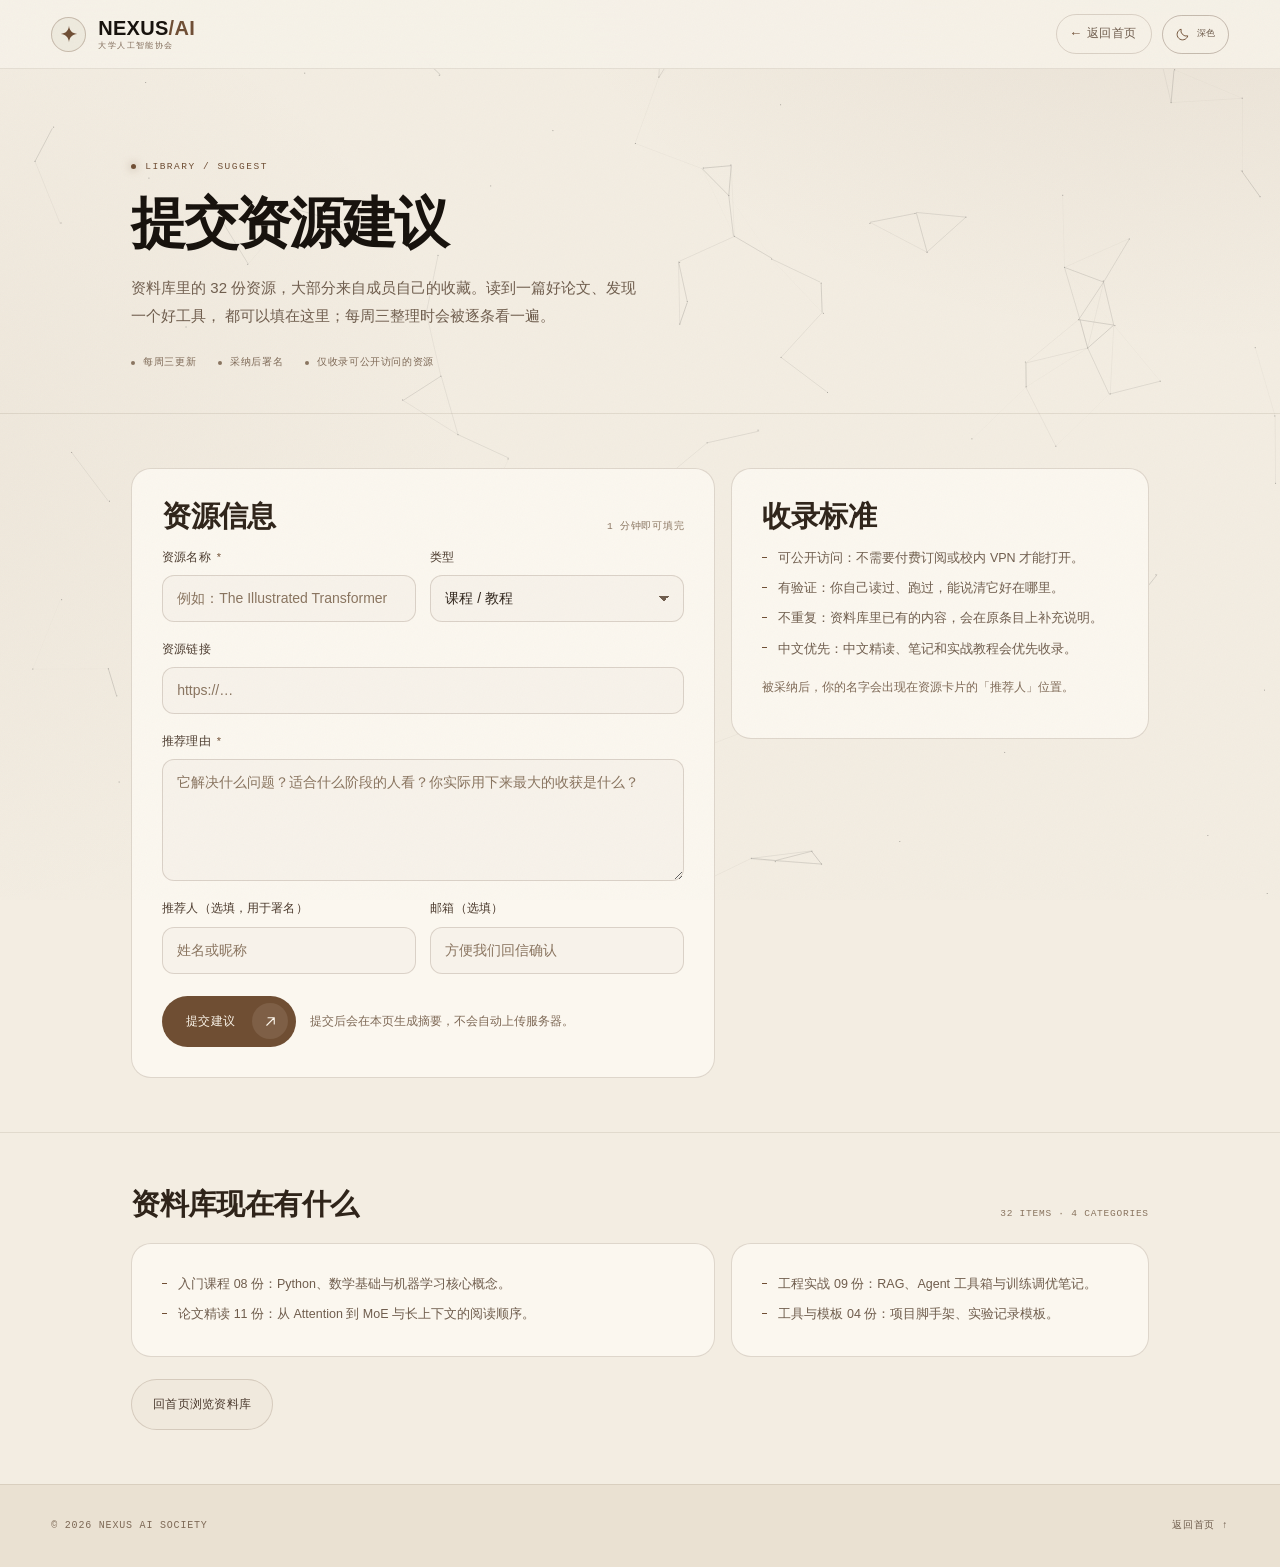
<file: suggest.html>
<!DOCTYPE html>
<html lang="zh-CN" data-theme="dark">
<head>
  <meta charset="UTF-8">
  <meta name="viewport" content="width=device-width, initial-scale=1.0, viewport-fit=cover">
  <meta name="description" content="向 NEXUS AI 学习资料库提交资源建议：课程、论文、工具与模板，采纳后会署名。">
  <meta name="theme-color" content="#07090e">
  <title>提交资源建议 · NEXUS AI</title>
  <script>
    (() => {
      const key = 'nexus-theme';
      let theme;
      try { theme = localStorage.getItem(key); } catch (error) {}
      if (theme !== 'light' && theme !== 'dark') {
        theme = window.matchMedia('(prefers-color-scheme: light)').matches ? 'light' : 'dark';
      }
      document.documentElement.dataset.theme = theme;
      document.documentElement.style.colorScheme = theme;
      const meta = document.querySelector('meta[name="theme-color"]');
      if (meta) meta.setAttribute('content', theme === 'light' ? '#f3ede2' : '#07090e');
    })();
  </script>
  <link rel="icon" href="data:image/svg+xml,%3Csvg xmlns='http://www.w3.org/2000/svg' viewBox='0 0 64 64'%3E%3Crect width='64' height='64' rx='14' fill='%23080a08'/%3E%3Cpath d='M32 8c1.4 13.7 9.2 21.5 22.9 22.9C41.2 32.3 33.4 40 32 53.8 30.6 40 22.8 32.3 9.1 30.9 22.8 29.5 30.6 21.7 32 8Z' fill='%237fa9ff'/%3E%3C/svg%3E">
  <link rel="stylesheet" href="styles.css">
  <link rel="stylesheet" href="page.css">
</head>
<body class="subpage">
  <div id="particle-stage" class="particle-stage" aria-hidden="true"></div>
  <a class="skip-link" href="#main">跳到主要内容</a>

  <svg class="svg-defs" aria-hidden="true" focusable="false">
    <symbol id="icon-spark" viewBox="0 0 32 32">
      <path d="M16 1.5c.8 8.6 5.9 13.7 14.5 14.5-8.6.8-13.7 5.9-14.5 14.5C15.2 21.9 10.1 16.8 1.5 16 10.1 15.2 15.2 10.1 16 1.5Z" fill="currentColor"/>
    </symbol>
    <symbol id="icon-arrow" viewBox="0 0 24 24">
      <path d="M6 18 18 6M8 6h10v10" fill="none" stroke="currentColor" stroke-width="1.8" stroke-linecap="round" stroke-linejoin="round"/>
    </symbol>
    <symbol id="icon-sun" viewBox="0 0 24 24">
      <circle cx="12" cy="12" r="4" fill="none" stroke="currentColor" stroke-width="1.5"/>
      <path d="M12 2.5v2M12 19.5v2M2.5 12h2M19.5 12h2M5.28 5.28l1.42 1.42M17.3 17.3l1.42 1.42M5.28 18.72l1.42-1.42M17.3 6.7l1.42-1.42" fill="none" stroke="currentColor" stroke-width="1.5" stroke-linecap="round"/>
    </symbol>
    <symbol id="icon-moon" viewBox="0 0 24 24">
      <path d="M20.5 14.2A8.7 8.7 0 0 1 9.8 3.5a8.7 8.7 0 1 0 10.7 10.7Z" fill="none" stroke="currentColor" stroke-width="1.5" stroke-linejoin="round"/>
    </symbol>
  </svg>

  <header class="page-header">
    <div class="page-header-inner">
      <a class="brand" href="index.html" aria-label="NEXUS AI 首页">
        <span class="brand-mark">
          <svg viewBox="0 0 32 32" aria-hidden="true"><use href="#icon-spark"></use></svg>
        </span>
        <span class="brand-copy">
          <span class="brand-name">NEXUS<span>/AI</span></span>
          <span class="brand-sub">大学人工智能协会</span>
        </span>
      </a>
      <div class="page-header-actions">
        <a class="back-link" href="index.html"><span aria-hidden="true">←</span> 返回首页</a>
        <button class="theme-toggle" type="button" data-theme-toggle aria-label="切换浅色或深色模式" title="切换浅色或深色模式">
          <svg class="theme-icon theme-icon--sun" viewBox="0 0 24 24" aria-hidden="true"><use href="#icon-sun"></use></svg>
          <svg class="theme-icon theme-icon--moon" viewBox="0 0 24 24" aria-hidden="true"><use href="#icon-moon"></use></svg>
          <span class="theme-toggle-label" aria-hidden="true">
            <span class="theme-toggle-label--to-light">浅色</span>
            <span class="theme-toggle-label--to-dark">深色</span>
          </span>
        </button>
      </div>
    </div>
  </header>

  <main class="page-main" id="main">
    <section class="page-hero">
      <div class="page-wrap">
        <span class="page-kicker">Library / Suggest</span>
        <h1 class="page-title">提交资源建议</h1>
        <p class="page-lede">
          资料库里的 32 份资源，大部分来自成员自己的收藏。读到一篇好论文、发现一个好工具，
          都可以填在这里；每周三整理时会被逐条看一遍。
        </p>
        <div class="page-meta">
          <span>每周三更新</span>
          <span>采纳后署名</span>
          <span>仅收录可公开访问的资源</span>
        </div>
      </div>
    </section>

    <section class="page-section">
      <div class="page-wrap">
        <div class="detail-grid">
          <div class="card">
            <div class="section-head">
              <h2 class="section-title">资源信息</h2>
              <span class="section-note">1 分钟即可填完</span>
            </div>

            <form class="form" data-form data-success="suggest-success" data-subject="NEXUS AI 资源建议">
              <div class="form-row">
                <div class="field">
                  <label for="suggest-name">资源名称 <span class="req">*</span></label>
                  <input id="suggest-name" name="title" type="text" placeholder="例如：The Illustrated Transformer" required>
                </div>
                <div class="field">
                  <label for="suggest-type">类型</label>
                  <select id="suggest-type" name="type">
                    <option>课程 / 教程</option>
                    <option>论文</option>
                    <option>工具 / 框架</option>
                    <option>模板 / 代码</option>
                    <option>数据集</option>
                    <option>其他</option>
                  </select>
                </div>
              </div>

              <div class="field">
                <label for="suggest-url">资源链接</label>
                <input id="suggest-url" name="url" type="url" inputmode="url" placeholder="https://…">
              </div>

              <div class="field">
                <label for="suggest-reason">推荐理由 <span class="req">*</span></label>
                <textarea id="suggest-reason" name="reason" minlength="10" placeholder="它解决什么问题？适合什么阶段的人看？你实际用下来最大的收获是什么？" required></textarea>
              </div>

              <div class="form-row">
                <div class="field">
                  <label for="suggest-author">推荐人（选填，用于署名）</label>
                  <input id="suggest-author" name="author" type="text" placeholder="姓名或昵称">
                </div>
                <div class="field">
                  <label for="suggest-email">邮箱（选填）</label>
                  <input id="suggest-email" name="email" type="email" autocomplete="email" placeholder="方便我们回信确认">
                </div>
              </div>

              <div class="form-actions">
                <button class="button button-primary" type="submit">
                  <span>提交建议</span>
                  <span class="button-icon">
                    <svg viewBox="0 0 24 24" aria-hidden="true"><use href="#icon-arrow"></use></svg>
                  </span>
                </button>
                <span class="form-hint">提交后会在本页生成摘要，不会自动上传服务器。</span>
              </div>
            </form>

            <div class="success" id="suggest-success" role="status" aria-live="polite">
              <h3>建议摘要已生成</h3>
              <p>纯前端页面不会直接写库。请用下面的按钮把摘要发到 hello@nexusai.club，我们会在每周三整理时查看。</p>
              <div class="success-summary summary-body"></div>
              <div class="success-actions">
                <a class="button button-primary" data-success-mail href="mailto:hello@nexusai.club">
                  <span>用邮件发送</span>
                  <span class="button-icon">
                    <svg viewBox="0 0 24 24" aria-hidden="true"><use href="#icon-arrow"></use></svg>
                  </span>
                </a>
                <a class="button button-ghost" href="index.html#resources">
                  <span>回资料库看看</span>
                </a>
              </div>
            </div>
          </div>

          <aside class="card" aria-label="收录标准">
            <div class="section-head">
              <h2 class="section-title">收录标准</h2>
            </div>
            <ul class="note-list">
              <li>可公开访问：不需要付费订阅或校内 VPN 才能打开。</li>
              <li>有验证：你自己读过、跑过，能说清它好在哪里。</li>
              <li>不重复：资料库里已有的内容，会在原条目上补充说明。</li>
              <li>中文优先：中文精读、笔记和实战教程会优先收录。</li>
            </ul>
            <p class="form-hint spaced-top">被采纳后，你的名字会出现在资源卡片的「推荐人」位置。</p>
          </aside>
        </div>
      </div>
    </section>

    <section class="page-section">
      <div class="page-wrap">
        <div class="section-head">
          <h2 class="section-title">资料库现在有什么</h2>
          <span class="section-note">32 items · 4 categories</span>
        </div>
        <div class="detail-grid">
          <div class="card">
            <ul class="note-list">
              <li>入门课程 08 份：Python、数学基础与机器学习核心概念。</li>
              <li>论文精读 11 份：从 Attention 到 MoE 与长上下文的阅读顺序。</li>
            </ul>
          </div>
          <div class="card">
            <ul class="note-list">
              <li>工程实战 09 份：RAG、Agent 工具箱与训练调优笔记。</li>
              <li>工具与模板 04 份：项目脚手架、实验记录模板。</li>
            </ul>
          </div>
        </div>
        <div class="cta-row">
          <a class="button button-ghost" href="index.html#resources">
            <span>回首页浏览资料库</span>
          </a>
        </div>
      </div>
    </section>
  </main>

  <footer class="page-footer">
    <div class="page-footer-inner">
      <span>© 2026 NEXUS AI SOCIETY</span>
      <a href="index.html">返回首页 ↑</a>
    </div>
  </footer>

  <script src="particle-net.js" defer></script>
  <script src="theme.js" defer></script>
  <script src="particles.js" defer></script>
  <script src="form.js" defer></script>
</body>
</html>
</file>
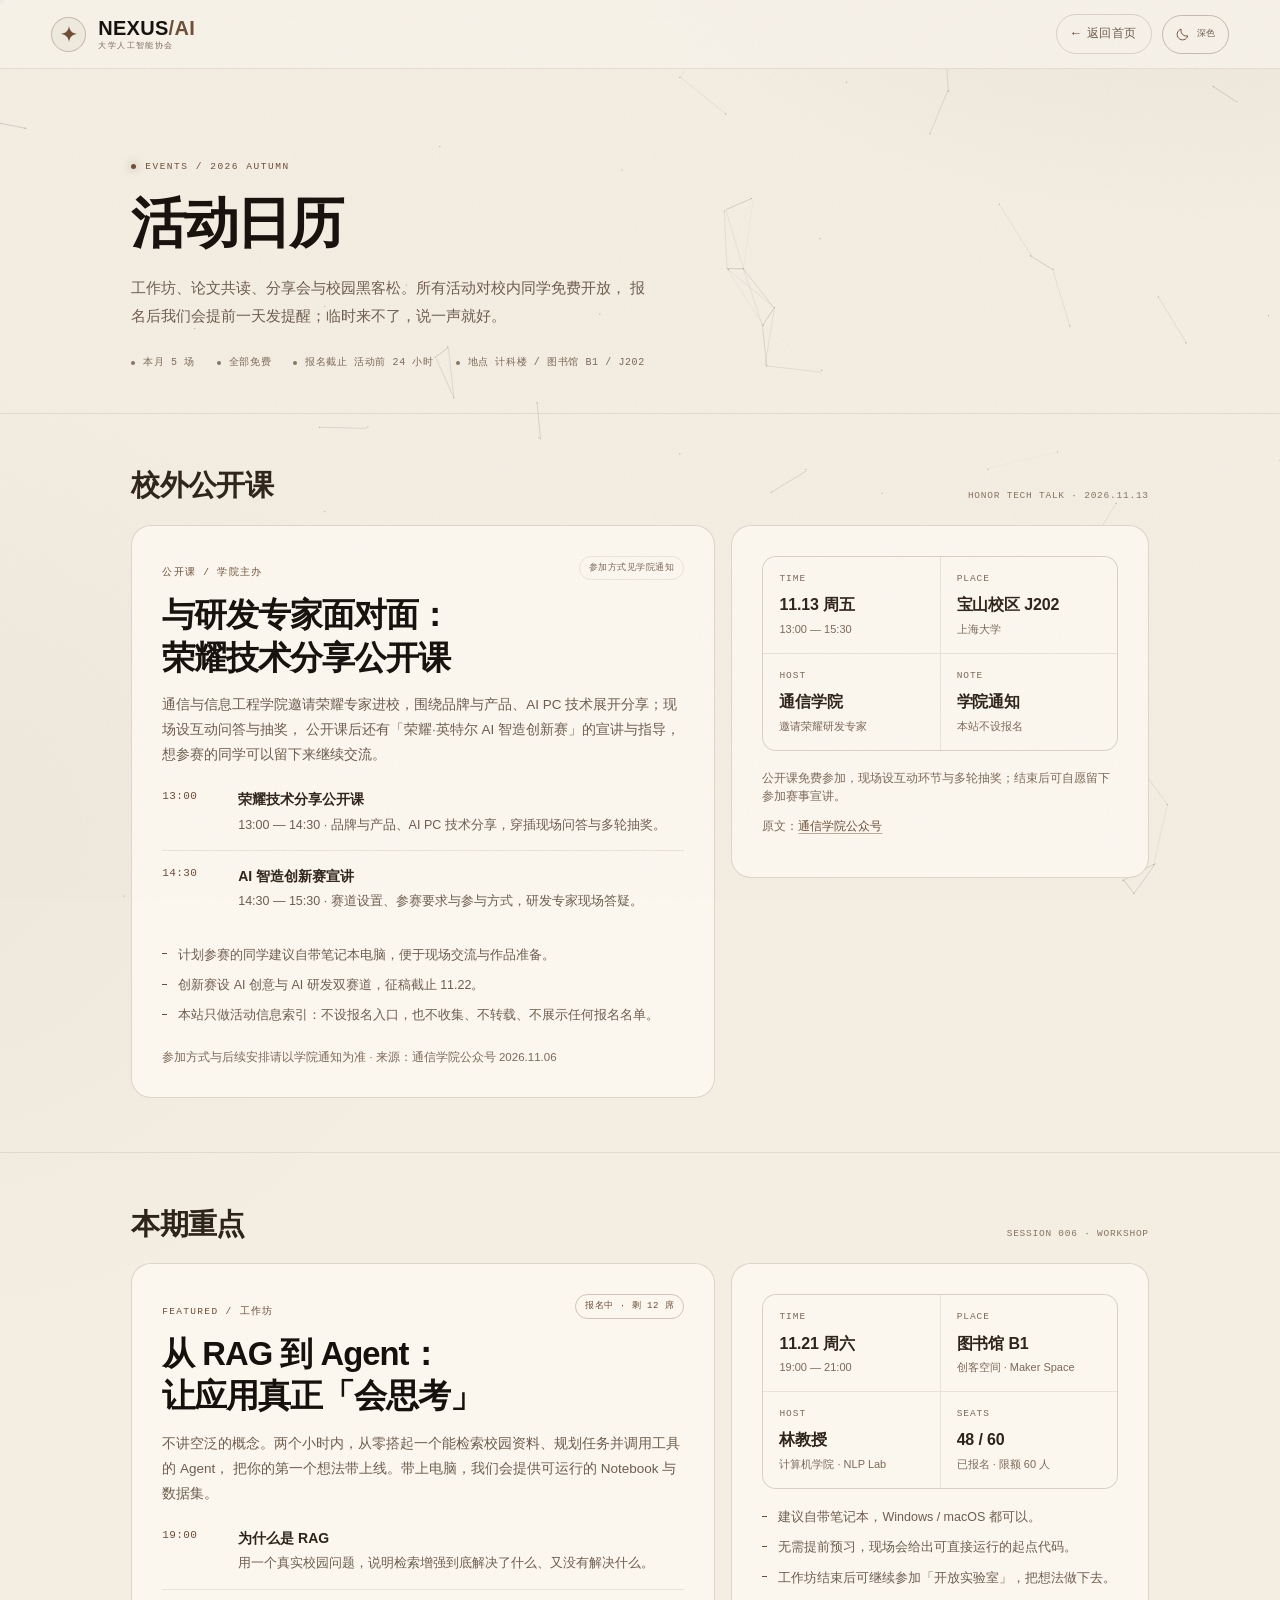
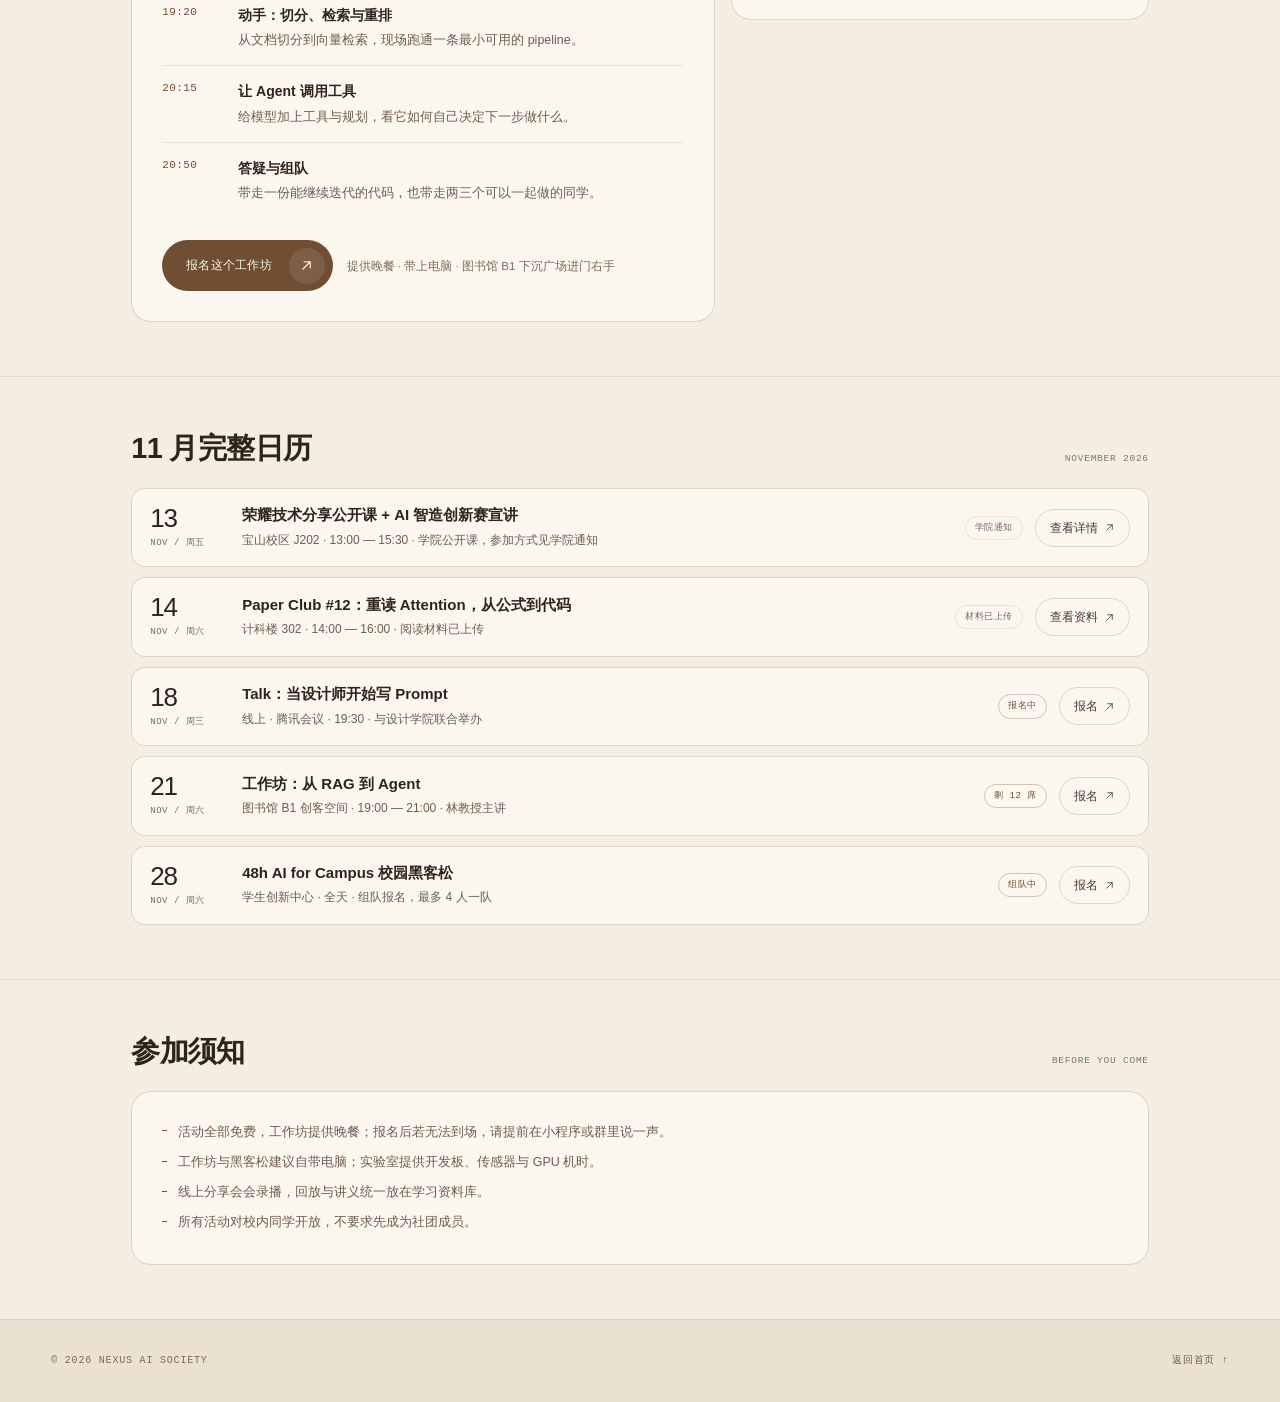
<file: ai--main - test - 01/events.html>
﻿<!DOCTYPE html>
<html lang="zh-CN" data-theme="dark">
<head>
  <meta charset="UTF-8">
  <meta name="viewport" content="width=device-width, initial-scale=1.0, viewport-fit=cover">
  <meta name="description" content="NEXUS AI 活动日历：工作坊、论文共读、分享会与校园黑客松，2026 年 11 月场次与参加方式。">
  <meta name="theme-color" content="#07090e">
  <title>活动日历 · NEXUS AI</title>
  <script>
    (() => {
      const key = 'nexus-theme';
      let theme;
      try { theme = localStorage.getItem(key); } catch (error) {}
      if (theme !== 'light' && theme !== 'dark') {
        theme = window.matchMedia('(prefers-color-scheme: light)').matches ? 'light' : 'dark';
      }
      document.documentElement.dataset.theme = theme;
      document.documentElement.style.colorScheme = theme;
      const meta = document.querySelector('meta[name="theme-color"]');
      if (meta) meta.setAttribute('content', theme === 'light' ? '#f3ede2' : '#07090e');
    })();
  </script>
  <link rel="icon" href="data:image/svg+xml,%3Csvg xmlns='http://www.w3.org/2000/svg' viewBox='0 0 64 64'%3E%3Crect width='64' height='64' rx='14' fill='%23080a08'/%3E%3Cpath d='M32 8c1.4 13.7 9.2 21.5 22.9 22.9C41.2 32.3 33.4 40 32 53.8 30.6 40 22.8 32.3 9.1 30.9 22.8 29.5 30.6 21.7 32 8Z' fill='%237fa9ff'/%3E%3C/svg%3E">
  <link rel="stylesheet" href="styles.css">
  <link rel="stylesheet" href="page.css">
</head>
<body class="subpage">
  <div id="particle-stage" class="particle-stage" aria-hidden="true"></div>
  <a class="skip-link" href="#main">跳到主要内容</a>

  <svg class="svg-defs" aria-hidden="true" focusable="false">
    <symbol id="icon-spark" viewBox="0 0 32 32">
      <path d="M16 1.5c.8 8.6 5.9 13.7 14.5 14.5-8.6.8-13.7 5.9-14.5 14.5C15.2 21.9 10.1 16.8 1.5 16 10.1 15.2 15.2 10.1 16 1.5Z" fill="currentColor"/>
    </symbol>
    <symbol id="icon-arrow" viewBox="0 0 24 24">
      <path d="M6 18 18 6M8 6h10v10" fill="none" stroke="currentColor" stroke-width="1.8" stroke-linecap="round" stroke-linejoin="round"/>
    </symbol>
    <symbol id="icon-sun" viewBox="0 0 24 24">
      <circle cx="12" cy="12" r="4" fill="none" stroke="currentColor" stroke-width="1.5"/>
      <path d="M12 2.5v2M12 19.5v2M2.5 12h2M19.5 12h2M5.28 5.28l1.42 1.42M17.3 17.3l1.42 1.42M5.28 18.72l1.42-1.42M17.3 6.7l1.42-1.42" fill="none" stroke="currentColor" stroke-width="1.5" stroke-linecap="round"/>
    </symbol>
    <symbol id="icon-moon" viewBox="0 0 24 24">
      <path d="M20.5 14.2A8.7 8.7 0 0 1 9.8 3.5a8.7 8.7 0 1 0 10.7 10.7Z" fill="none" stroke="currentColor" stroke-width="1.5" stroke-linejoin="round"/>
    </symbol>
  </svg>

  <header class="page-header">
    <div class="page-header-inner">
      <a class="brand" href="index.html" aria-label="NEXUS AI 首页">
        <span class="brand-mark">
          <svg viewBox="0 0 32 32" aria-hidden="true"><use href="#icon-spark"></use></svg>
        </span>
        <span class="brand-copy">
          <span class="brand-name">NEXUS<span>/AI</span></span>
          <span class="brand-sub">大学人工智能协会</span>
        </span>
      </a>
      <div class="page-header-actions">
        <a class="back-link" href="index.html"><span aria-hidden="true">←</span> 返回首页</a>
        <button class="theme-toggle" type="button" data-theme-toggle aria-label="切换浅色或深色模式" title="切换浅色或深色模式">
          <svg class="theme-icon theme-icon--sun" viewBox="0 0 24 24" aria-hidden="true"><use href="#icon-sun"></use></svg>
          <svg class="theme-icon theme-icon--moon" viewBox="0 0 24 24" aria-hidden="true"><use href="#icon-moon"></use></svg>
          <span class="theme-toggle-label" aria-hidden="true">
            <span class="theme-toggle-label--to-light">浅色</span>
            <span class="theme-toggle-label--to-dark">深色</span>
          </span>
        </button>
      </div>
    </div>
  </header>

  <main class="page-main" id="main">
    <section class="page-hero">
      <div class="page-wrap">
        <span class="page-kicker">Events / 2026 Autumn</span>
        <h1 class="page-title">活动日历</h1>
        <p class="page-lede">
          工作坊、论文共读、分享会与校园黑客松。所有活动对校内同学免费开放，
          报名后我们会提前一天发提醒；临时来不了，说一声就好。
        </p>
        <div class="page-meta">
          <span>本月 5 场</span>
          <span>全部免费</span>
          <span>报名截止 活动前 24 小时</span>
          <span>地点 计科楼 / 图书馆 B1 / J202</span>
        </div>
      </div>
    </section>

    <section class="page-section" id="honor">
      <div class="page-wrap">
        <div class="section-head">
          <h2 class="section-title">校外公开课</h2>
          <span class="section-note">Honor Tech Talk · 2026.11.13</span>
        </div>

        <div class="detail-grid">
          <article class="card">
            <div class="section-head">
              <span class="feature-label">公开课 / 学院主办</span>
              <span class="status-chip">参加方式见学院通知</span>
            </div>
            <h3 class="feature-title">与研发专家面对面：<br>荣耀技术分享公开课</h3>
            <p class="body-copy">
              通信与信息工程学院邀请荣耀专家进校，围绕品牌与产品、AI PC 技术展开分享；现场设互动问答与抽奖，
              公开课后还有「荣耀·英特尔 AI 智造创新赛」的宣讲与指导，想参赛的同学可以留下来继续交流。
            </p>

            <div class="agenda">
              <div class="agenda-item">
                <time>13:00</time>
                <div>
                  <h4>荣耀技术分享公开课</h4>
                  <p>13:00 — 14:30 · 品牌与产品、AI PC 技术分享，穿插现场问答与多轮抽奖。</p>
                </div>
              </div>
              <div class="agenda-item">
                <time>14:30</time>
                <div>
                  <h4>AI 智造创新赛宣讲</h4>
                  <p>14:30 — 15:30 · 赛道设置、参赛要求与参与方式，研发专家现场答疑。</p>
                </div>
              </div>
            </div>

            <ul class="note-list spaced-top">
              <li>计划参赛的同学建议自带笔记本电脑，便于现场交流与作品准备。</li>
              <li>创新赛设 AI 创意与 AI 研发双赛道，征稿截止 11.22。</li>
              <li>本站只做活动信息索引：不设报名入口，也不收集、不转载、不展示任何报名名单。</li>
            </ul>

            <div class="cta-row">
              <span class="form-hint">参加方式与后续安排请以学院通知为准 · 来源：通信学院公众号 2026.11.06</span>
            </div>
          </article>

          <aside class="card" aria-label="公开课信息">
            <div class="fact-grid">
              <div class="fact">
                <span>TIME</span>
                <strong>11.13 周五</strong>
                <small>13:00 — 15:30</small>
              </div>
              <div class="fact">
                <span>PLACE</span>
                <strong>宝山校区 J202</strong>
                <small>上海大学</small>
              </div>
              <div class="fact">
                <span>HOST</span>
                <strong>通信学院</strong>
                <small>邀请荣耀研发专家</small>
              </div>
              <div class="fact">
                <span>NOTE</span>
                <strong>学院通知</strong>
                <small>本站不设报名</small>
              </div>
            </div>
            <p class="form-hint spaced-top">公开课免费参加，现场设互动环节与多轮抽奖；结束后可自愿留下参加赛事宣讲。</p>
            <p class="form-hint">原文：<a class="inline-link" href="https://mp.weixin.qq.com/s/uky2Y3FL2woIPNtWeCMwow" target="_blank" rel="noopener noreferrer">通信学院公众号</a></p>
          </aside>
        </div>
      </div>
    </section>

    <section class="page-section" id="featured">
      <div class="page-wrap">
        <div class="section-head">
          <h2 class="section-title">本期重点</h2>
          <span class="section-note">Session 006 · Workshop</span>
        </div>

        <div class="detail-grid">
          <article class="card">
            <div class="section-head">
              <span class="feature-label">Featured / 工作坊</span>
              <span class="status-chip status-chip--open">报名中 · 剩 12 席</span>
            </div>
            <h3 class="feature-title">从 RAG 到 Agent：<br>让应用真正「会思考」</h3>
            <p class="body-copy">
              不讲空泛的概念。两个小时内，从零搭起一个能检索校园资料、规划任务并调用工具的 Agent，
              把你的第一个想法带上线。带上电脑，我们会提供可运行的 Notebook 与数据集。
            </p>

            <div class="agenda">
              <div class="agenda-item">
                <time>19:00</time>
                <div>
                  <h4>为什么是 RAG</h4>
                  <p>用一个真实校园问题，说明检索增强到底解决了什么、又没有解决什么。</p>
                </div>
              </div>
              <div class="agenda-item">
                <time>19:20</time>
                <div>
                  <h4>动手：切分、检索与重排</h4>
                  <p>从文档切分到向量检索，现场跑通一条最小可用的 pipeline。</p>
                </div>
              </div>
              <div class="agenda-item">
                <time>20:15</time>
                <div>
                  <h4>让 Agent 调用工具</h4>
                  <p>给模型加上工具与规划，看它如何自己决定下一步做什么。</p>
                </div>
              </div>
              <div class="agenda-item">
                <time>20:50</time>
                <div>
                  <h4>答疑与组队</h4>
                  <p>带走一份能继续迭代的代码，也带走两三个可以一起做的同学。</p>
                </div>
              </div>
            </div>

            <div class="cta-row">
              <a class="button button-primary" href="apply.html?event=RAG%20%E5%B7%A5%E4%BD%9C%E5%9D%8A">
                <span>报名这个工作坊</span>
                <span class="button-icon">
                  <svg viewBox="0 0 24 24" aria-hidden="true"><use href="#icon-arrow"></use></svg>
                </span>
              </a>
              <span class="form-hint">提供晚餐 · 带上电脑 · 图书馆 B1 下沉广场进门右手</span>
            </div>
          </article>

          <aside class="card" aria-label="工作坊信息">
            <div class="fact-grid">
              <div class="fact">
                <span>TIME</span>
                <strong>11.21 周六</strong>
                <small>19:00 — 21:00</small>
              </div>
              <div class="fact">
                <span>PLACE</span>
                <strong>图书馆 B1</strong>
                <small>创客空间 · Maker Space</small>
              </div>
              <div class="fact">
                <span>HOST</span>
                <strong>林教授</strong>
                <small>计算机学院 · NLP Lab</small>
              </div>
              <div class="fact">
                <span>SEATS</span>
                <strong>48 / 60</strong>
                <small>已报名 · 限额 60 人</small>
              </div>
            </div>
            <ul class="note-list spaced-top">
              <li>建议自带笔记本，Windows / macOS 都可以。</li>
              <li>无需提前预习，现场会给出可直接运行的起点代码。</li>
              <li>工作坊结束后可继续参加「开放实验室」，把想法做下去。</li>
            </ul>
          </aside>
        </div>
      </div>
    </section>

    <section class="page-section" id="calendar">
      <div class="page-wrap">
        <div class="section-head">
          <h2 class="section-title">11 月完整日历</h2>
          <span class="section-note">November 2026</span>
        </div>

        <div class="calendar-list">
          <div class="calendar-row">
            <div class="calendar-date">
              <strong>13</strong>
              <span>NOV / 周五</span>
            </div>
            <div class="calendar-info">
              <h3>荣耀技术分享公开课 + AI 智造创新赛宣讲</h3>
              <p>宝山校区 J202 · 13:00 — 15:30 · 学院公开课，参加方式见学院通知</p>
            </div>
            <div class="calendar-side">
              <span class="status-chip">学院通知</span>
              <a class="row-link" href="#honor">查看详情 <svg viewBox="0 0 24 24" aria-hidden="true"><use href="#icon-arrow"></use></svg></a>
            </div>
          </div>

          <div class="calendar-row">
            <div class="calendar-date">
              <strong>14</strong>
              <span>NOV / 周六</span>
            </div>
            <div class="calendar-info">
              <h3>Paper Club #12：重读 Attention，从公式到代码</h3>
              <p>计科楼 302 · 14:00 — 16:00 · 阅读材料已上传</p>
            </div>
            <div class="calendar-side">
              <span class="status-chip">材料已上传</span>
              <a class="row-link" href="index.html#resources">查看资料 <svg viewBox="0 0 24 24" aria-hidden="true"><use href="#icon-arrow"></use></svg></a>
            </div>
          </div>

          <div class="calendar-row">
            <div class="calendar-date">
              <strong>18</strong>
              <span>NOV / 周三</span>
            </div>
            <div class="calendar-info">
              <h3>Talk：当设计师开始写 Prompt</h3>
              <p>线上 · 腾讯会议 · 19:30 · 与设计学院联合举办</p>
            </div>
            <div class="calendar-side">
              <span class="status-chip status-chip--open">报名中</span>
              <a class="row-link" href="apply.html?event=AI%20%C3%97%20Design%20Talk">报名 <svg viewBox="0 0 24 24" aria-hidden="true"><use href="#icon-arrow"></use></svg></a>
            </div>
          </div>

          <div class="calendar-row">
            <div class="calendar-date">
              <strong>21</strong>
              <span>NOV / 周六</span>
            </div>
            <div class="calendar-info">
              <h3>工作坊：从 RAG 到 Agent</h3>
              <p>图书馆 B1 创客空间 · 19:00 — 21:00 · 林教授主讲</p>
            </div>
            <div class="calendar-side">
              <span class="status-chip status-chip--open">剩 12 席</span>
              <a class="row-link" href="apply.html?event=RAG%20%E5%B7%A5%E4%BD%9C%E5%9D%8A">报名 <svg viewBox="0 0 24 24" aria-hidden="true"><use href="#icon-arrow"></use></svg></a>
            </div>
          </div>

          <div class="calendar-row">
            <div class="calendar-date">
              <strong>28</strong>
              <span>NOV / 周六</span>
            </div>
            <div class="calendar-info">
              <h3>48h AI for Campus 校园黑客松</h3>
              <p>学生创新中心 · 全天 · 组队报名，最多 4 人一队</p>
            </div>
            <div class="calendar-side">
              <span class="status-chip status-chip--open">组队中</span>
              <a class="row-link" href="apply.html?event=48h%20%E9%BB%91%E5%AE%A2%E6%9D%BE">报名 <svg viewBox="0 0 24 24" aria-hidden="true"><use href="#icon-arrow"></use></svg></a>
            </div>
          </div>
        </div>
      </div>
    </section>

    <section class="page-section">
      <div class="page-wrap">
        <div class="section-head">
          <h2 class="section-title">参加须知</h2>
          <span class="section-note">Before You Come</span>
        </div>
        <div class="card">
          <ul class="note-list">
            <li>活动全部免费，工作坊提供晚餐；报名后若无法到场，请提前在小程序或群里说一声。</li>
            <li>工作坊与黑客松建议自带电脑；实验室提供开发板、传感器与 GPU 机时。</li>
            <li>线上分享会会录播，回放与讲义统一放在学习资料库。</li>
            <li>所有活动对校内同学开放，不要求先成为社团成员。</li>
          </ul>
        </div>
      </div>
    </section>
  </main>

  <footer class="page-footer">
    <div class="page-footer-inner">
      <span>© 2026 NEXUS AI SOCIETY</span>
      <a href="index.html">返回首页 ↑</a>
    </div>
  </footer>

  <script src="particle-net.js" defer></script>
  <script src="theme.js" defer></script>
  <script src="particles.js" defer></script>
</body>
</html>
</file>
<file: styles.css>
/* =========================================================
   NEXUS AI — University AI Society
   Static interface concept / blue editorial system
   Dark + light themes
   ========================================================= */

:root,
[data-theme="dark"] {
  color-scheme: dark;
  --bg: #07090e;
  --bg-soft: #090d14;
  --surface: #0d121b;
  --surface-2: #121924;
  --surface-3: #182130;
  --ink: #eef2f9;
  --ink-strong: #fbfcff;
  --ink-soft: #cbd5e3;
  --muted: #909caf;
  --muted-2: #6f7c8e;
  --faint: #536071;
  --line: rgba(var(--line-rgb), 0.13);
  --line-soft: rgba(var(--line-rgb), 0.075);
  --line-strong: rgba(var(--line-rgb), 0.24);
  --line-rgb: 196, 211, 235;
  --overlay-rgb: 255, 255, 255;
  --accent-rgb: 143, 182, 255;
  --accent: #8fb6ff;
  --accent-bright: #c2d6ff;
  --accent-2: #b0c8ff;
  --accent-soft: rgba(var(--accent-rgb), 0.1);
  --accent-solid: #7fa9ff;
  --accent-solid-hover: #a6c3ff;
  --accent-ink: #07101f;
  --accent-ink-rgb: 7, 16, 31;
  --icon-accent: #8fb6ff;
  --mint: #8ee0d6;
  --mint-rgb: 142, 224, 214;
  --violet: #b7acff;
  --violet-rgb: 183, 172, 255;
  --orange: #ffbf7e;
  --orange-rgb: 255, 191, 126;
  --black: #07101f;
  --deep-bg: #090d14;
  --deep-bg-2: #0d121b;
  --deep-rgb: 9, 13, 20;
  --shadow-rgb: 0, 0, 0;
  --header-bg: rgba(7, 9, 14, 0.86);
  --menu-bg: rgba(12, 16, 23, 0.98);
  --footer-bg: #06090e;
  --panel-bg: #7fa9ff;
  --panel-ink: #07101f;
  --panel-ink-rgb: 7, 16, 31;
  --panel-muted: rgba(7, 16, 31, 0.7);
  --panel-muted-strong: rgba(7, 16, 31, 0.84);
  --panel-faint: rgba(7, 16, 31, 0.5);
  --panel-line: rgba(7, 16, 31, 0.2);
  --panel-button-bg: #07101f;
  --panel-button-ink: #eff5ff;
  --panel-button-hover-bg: #11233c;
  --panel-button-accent-bg: #eff5ff;
  --panel-button-accent-ink: #07101f;
  --glow-a: rgba(127, 169, 255, 0.09);
  --glow-b: rgba(76, 121, 255, 0.035);
  --noise-opacity: 0.028;
  --font-sans: "Noto Sans SC", "Microsoft YaHei UI", "Microsoft YaHei", "PingFang SC", sans-serif;
  --font-latin: "Bahnschrift", "Arial Narrow", var(--font-sans);
  --font-mono: "Consolas", "SFMono-Regular", "Cascadia Mono", monospace;
  --font-serif: Georgia, "Times New Roman", serif;
  --container: 1360px;
  --page-pad: clamp(22px, 4vw, 56px);
  --radius-lg: 28px;
  --radius-md: 20px;
  --radius-sm: 14px;
  --ease: cubic-bezier(0.2, 0.7, 0.2, 1);
}

[data-theme="light"] {
  color-scheme: light;
  --bg: #f3ede2;
  --bg-soft: #eee6d9;
  --surface: #fbf7ef;
  --surface-2: #f3ebde;
  --surface-3: #e8dccb;
  --ink: #2f241a;
  --ink-strong: #16110c;
  --ink-soft: #4b3a2d;
  --muted: #6f5d4d;
  --muted-2: #7e6956;
  --faint: #89745f;
  --line: rgba(var(--line-rgb), 0.18);
  --line-soft: rgba(var(--line-rgb), 0.11);
  --line-strong: rgba(var(--line-rgb), 0.3);
  --line-rgb: 88, 62, 41;
  --overlay-rgb: 88, 62, 41;
  --accent-rgb: 111, 78, 52;
  --accent: #6f4e34;
  --accent-bright: #c29a72;
  --accent-2: #9e7753;
  --accent-soft: rgba(var(--accent-rgb), 0.08);
  --accent-solid: #6f4e33;
  --accent-solid-hover: #583c26;
  --accent-ink: #fbf5ea;
  --accent-ink-rgb: 251, 245, 234;
  --icon-accent: #6f4e34;
  --mint: #7b6d54;
  --mint-rgb: 123, 109, 84;
  --violet: #7d6957;
  --violet-rgb: 125, 105, 87;
  --orange: #9c6037;
  --orange-rgb: 156, 96, 55;
  --black: #19130e;
  --deep-bg: #1b130e;
  --deep-bg-2: #241a12;
  --deep-rgb: 27, 19, 14;
  --shadow-rgb: 68, 45, 27;
  --header-bg: rgba(247, 242, 233, 0.9);
  --menu-bg: rgba(250, 246, 238, 0.98);
  --footer-bg: #eae1d2;
  --panel-bg: #b3855c;
  --panel-ink: #21150e;
  --panel-ink-rgb: 33, 21, 14;
  --panel-muted: rgba(33, 21, 14, 0.72);
  --panel-muted-strong: rgba(33, 21, 14, 0.86);
  --panel-faint: rgba(33, 21, 14, 0.54);
  --panel-line: rgba(33, 21, 14, 0.24);
  --panel-button-bg: #21150e;
  --panel-button-ink: #fbf5ea;
  --panel-button-hover-bg: #322015;
  --panel-button-accent-bg: #f7eddf;
  --panel-button-accent-ink: #21150e;
  --glow-a: rgba(111, 78, 52, 0.085);
  --glow-b: rgba(115, 81, 49, 0.04);
  --noise-opacity: 0.035;
}

*,
*::before,
*::after {
  box-sizing: border-box;
}

html {
  scroll-behavior: smooth;
  scroll-padding-top: 102px;
  -webkit-text-size-adjust: 100%;
}

body {
  min-width: 280px;
  margin: 0;
  overflow-x: clip;
  background:
    radial-gradient(1100px 760px at 94% -8%, var(--glow-a), transparent 62%),
    radial-gradient(900px 760px at -8% 28%, var(--glow-b), transparent 65%),
    var(--bg);
  color: var(--ink);
  font-family: var(--font-sans);
  font-size: 15px;
  line-height: 1.6;
  -webkit-font-smoothing: antialiased;
  text-rendering: optimizeLegibility;
  transition: background-color 0.35s ease, color 0.35s ease;
}

body::before {
  position: fixed;
  z-index: 1000;
  inset: 0;
  pointer-events: none;
  content: "";
  opacity: var(--noise-opacity);
  background-image: url("data:image/svg+xml,%3Csvg viewBox='0 0 180 180' xmlns='http://www.w3.org/2000/svg'%3E%3Cfilter id='n'%3E%3CfeTurbulence type='fractalNoise' baseFrequency='.82' numOctaves='4' stitchTiles='stitch'/%3E%3C/filter%3E%3Crect width='100%25' height='100%25' filter='url(%23n)' opacity='.85'/%3E%3C/svg%3E");
  background-size: 180px 180px;
}

::selection {
  background: var(--accent-solid);
  color: var(--accent-ink);
}

h1,
h2,
h3,
h4,
p {
  margin-top: 0;
}

h1,
h2,
h3,
h4 {
  text-wrap: balance;
}

p {
  text-wrap: pretty;
}

a {
  color: inherit;
  text-decoration: none;
}

button {
  padding: 0;
  border: 0;
  color: inherit;
  background: none;
  font: inherit;
  cursor: pointer;
}

svg {
  display: block;
  width: 1em;
  height: 1em;
}

img {
  display: block;
  max-width: 100%;
}

ul,
ol,
dl,
dd {
  margin: 0;
  padding: 0;
  list-style: none;
}

i,
em {
  font-style: normal;
}

:focus-visible {
  outline: 2px solid var(--accent);
  outline-offset: 4px;
}

.svg-defs {
  position: absolute;
  width: 0;
  height: 0;
  overflow: hidden;
}

.skip-link {
  position: fixed;
  z-index: 2000;
  top: 14px;
  left: 14px;
  padding: 10px 16px;
  border-radius: 8px;
  color: var(--accent-ink);
  background: var(--accent-solid);
  font-size: 13px;
  transform: translateY(-180%);
  transition: transform 0.2s ease;
}

.skip-link:focus {
  transform: translateY(0);
}

.particle-stage {
  position: fixed;
  z-index: 0;
  inset: 0;
  overflow: hidden;
  pointer-events: none;
}

.particle-stage canvas {
  pointer-events: none;
}

main,
.site-footer {
  position: relative;
  z-index: 1;
}

.container {
  position: relative;
  z-index: 1;
  width: 100%;
  max-width: var(--container);
  margin: 0 auto;
  padding-right: var(--page-pad);
  padding-left: var(--page-pad);
}

.micro-label {
  color: var(--muted-2);
  font-family: var(--font-mono);
  font-size: 8.5px;
  font-weight: 400;
  letter-spacing: 0.14em;
  line-height: 1.5;
  text-transform: uppercase;
}

/* =========================================================
   HEADER
   ========================================================= */

.site-header {
  position: sticky;
  z-index: 100;
  top: 0;
  border-bottom: 1px solid var(--line-soft);
  background: var(--header-bg);
  -webkit-backdrop-filter: blur(22px) saturate(130%);
  backdrop-filter: blur(22px) saturate(130%);
  transition: background-color 0.35s ease, border-color 0.35s ease;
}

.header-inner {
  display: flex;
  align-items: center;
  justify-content: space-between;
  width: 100%;
  max-width: var(--container);
  height: 80px;
  margin: 0 auto;
  padding: 0 var(--page-pad);
  gap: 30px;
}

.brand {
  display: inline-flex;
  align-items: center;
  flex: 0 0 auto;
  gap: 12px;
}

.brand-mark {
  display: grid;
  width: 35px;
  height: 35px;
  place-items: center;
  border: 1px solid rgba(var(--accent-rgb), 0.25);
  border-radius: 50%;
  color: var(--icon-accent);
  background: rgba(var(--accent-rgb), 0.045);
  transition: border-color 0.3s ease, background-color 0.3s ease, transform 0.5s var(--ease);
}

.brand-mark svg {
  width: 18px;
  height: 18px;
}

.brand:hover .brand-mark {
  border-color: rgba(var(--accent-rgb), 0.6);
  background: rgba(var(--accent-rgb), 0.09);
  transform: rotate(45deg);
}

.brand-copy {
  display: flex;
  flex-direction: column;
  gap: 4px;
}

.brand-name {
  color: var(--ink-strong);
  font-family: var(--font-latin);
  font-size: 20px;
  font-weight: 600;
  letter-spacing: 0.015em;
  line-height: 1;
}

.brand-name span {
  color: var(--accent);
}

.brand-sub {
  color: var(--muted-2);
  font-size: 8px;
  font-weight: 400;
  letter-spacing: 0.18em;
  line-height: 1;
}

.desktop-nav {
  display: flex;
  align-items: center;
  gap: clamp(18px, 2.4vw, 36px);
}

.desktop-nav a {
  position: relative;
  display: inline-flex;
  align-items: baseline;
  gap: 6px;
  padding: 8px 0;
  color: var(--muted);
  font-size: 12px;
  letter-spacing: 0.01em;
  white-space: nowrap;
  transition: color 0.25s ease;
}

.desktop-nav a span {
  color: var(--faint);
  font-family: var(--font-mono);
  font-size: 7px;
  transition: color 0.25s ease;
}

.desktop-nav a::after {
  position: absolute;
  right: 0;
  bottom: 2px;
  left: 0;
  height: 1px;
  content: "";
  background: var(--accent);
  transform: scaleX(0);
  transform-origin: right;
  transition: transform 0.4s var(--ease);
}

.desktop-nav a:hover {
  color: var(--ink);
}

.desktop-nav a:hover span {
  color: var(--accent);
}

.desktop-nav a:hover::after {
  transform: scaleX(1);
  transform-origin: left;
}

.header-actions {
  display: flex;
  align-items: center;
  gap: 20px;
}

.header-status {
  display: inline-flex;
  align-items: center;
  gap: 7px;
  color: var(--muted);
  font-family: var(--font-mono);
  font-size: 8.5px;
  letter-spacing: 0.06em;
  white-space: nowrap;
}

.header-status i {
  display: block;
  width: 5px;
  height: 5px;
  border-radius: 50%;
  background: var(--accent);
  box-shadow: 0 0 8px rgba(var(--accent-rgb), 0.65);
}

.header-join {
  display: inline-flex;
  align-items: center;
  justify-content: center;
  height: 39px;
  padding: 0 17px;
  border: 1px solid var(--line-strong);
  border-radius: 999px;
  color: var(--ink);
  font-size: 11.5px;
  letter-spacing: 0.03em;
  gap: 11px;
  white-space: nowrap;
  transition: color 0.3s ease, border-color 0.3s ease, background-color 0.3s ease;
}

.header-join svg {
  width: 13px;
  height: 13px;
  transition: transform 0.35s var(--ease);
}

.header-join:hover {
  border-color: var(--accent-solid);
  color: var(--accent-ink);
  background: var(--accent-solid);
}

.header-join:hover svg {
  transform: translate(2px, -2px);
}

.theme-toggle {
  display: inline-flex;
  min-width: 39px;
  height: 39px;
  flex: 0 0 auto;
  align-items: center;
  justify-content: center;
  padding: 0 12px;
  border: 1px solid var(--line-strong);
  border-radius: 999px;
  color: var(--icon-accent);
  background: transparent;
  gap: 7px;
  transition: color 0.3s ease, border-color 0.3s ease, background-color 0.3s ease, transform 0.35s var(--ease);
}

.theme-toggle:hover {
  border-color: var(--icon-accent);
  color: var(--icon-accent);
  background: var(--accent-soft);
  transform: translateY(-1px);
}

.theme-toggle svg {
  width: 15px;
  height: 15px;
  flex: 0 0 auto;
}

.theme-toggle-label {
  color: var(--muted);
  font-family: var(--font-mono);
  font-size: 9px;
  letter-spacing: 0.04em;
  line-height: 1;
  transition: color 0.3s ease;
}

.theme-toggle:hover .theme-toggle-label {
  color: var(--icon-accent);
}

.theme-toggle-label--to-dark {
  display: none;
}

[data-theme="light"] .theme-toggle-label--to-light {
  display: none;
}

[data-theme="light"] .theme-toggle-label--to-dark {
  display: inline;
}

.theme-icon--moon {
  display: none;
}

[data-theme="light"] .theme-icon--sun {
  display: none;
}

[data-theme="light"] .theme-icon--moon {
  display: block;
}

.mobile-menu {
  position: relative;
  display: none;
}

.mobile-menu summary {
  position: relative;
  display: grid;
  width: 41px;
  height: 41px;
  place-items: center;
  border: 1px solid var(--line-strong);
  border-radius: 50%;
  color: var(--ink);
  cursor: pointer;
  list-style: none;
  transition: border-color 0.25s ease, color 0.25s ease;
}

.mobile-menu summary::-webkit-details-marker {
  display: none;
}

.mobile-menu summary::marker {
  content: "";
}

.mobile-menu summary svg {
  width: 17px;
  height: 17px;
  transition: transform 0.25s ease;
}

.mobile-menu[open] summary {
  border-color: var(--icon-accent);
  color: var(--icon-accent);
}

.mobile-menu[open] summary svg {
  display: none;
}

.mobile-menu[open] summary::before,
.mobile-menu[open] summary::after {
  position: absolute;
  top: 50%;
  left: 50%;
  width: 14px;
  height: 1px;
  border-radius: 1px;
  content: "";
  background: currentColor;
}

.mobile-menu[open] summary::before {
  transform: translate(-50%, -50%) rotate(45deg);
}

.mobile-menu[open] summary::after {
  transform: translate(-50%, -50%) rotate(-45deg);
}

.mobile-menu nav {
  position: absolute;
  top: calc(100% + 14px);
  right: 0;
  display: flex;
  flex-direction: column;
  width: 250px;
  padding: 12px;
  border: 1px solid var(--line);
  border-radius: 17px;
  background: var(--menu-bg);
  box-shadow: 0 30px 60px rgba(var(--shadow-rgb), 0.28);
  -webkit-backdrop-filter: blur(20px);
  backdrop-filter: blur(20px);
}

.mobile-menu nav a {
  display: flex;
  align-items: center;
  padding: 13px 12px;
  border-radius: 9px;
  color: var(--ink-soft);
  font-size: 13px;
  gap: 10px;
}

.mobile-menu nav a span {
  color: var(--accent);
  font-family: var(--font-mono);
  font-size: 8px;
}

.mobile-menu nav a:hover {
  color: var(--ink);
  background: rgba(var(--overlay-rgb), 0.04);
}

.mobile-menu nav .mobile-join {
  justify-content: space-between;
  margin-top: 7px;
  color: var(--accent-ink);
  background: var(--accent-solid);
  font-weight: 600;
}

.mobile-menu nav .mobile-join:hover {
  color: var(--accent-ink);
  background: var(--accent-solid-hover);
}

.mobile-menu nav .mobile-join svg {
  width: 15px;
  height: 15px;
}

/* =========================================================
   HERO
   ========================================================= */

.hero {
  position: relative;
  overflow: hidden;
  padding: clamp(54px, 6.4vw, 84px) 0 0;
}

.hero::before {
  position: absolute;
  top: 0;
  right: -9vw;
  width: 74vw;
  height: 74vw;
  max-width: 1120px;
  max-height: 1120px;
  border: 1px solid rgba(var(--accent-rgb), 0.055);
  border-radius: 50%;
  content: "";
  pointer-events: none;
}

.hero-glow {
  position: absolute;
  top: -16%;
  right: -11%;
  width: 800px;
  height: 800px;
  border-radius: 50%;
  background: radial-gradient(circle, rgba(var(--accent-rgb), 0.1) 0%, rgba(var(--accent-rgb), 0.035) 36%, transparent 68%);
  filter: blur(36px);
  pointer-events: none;
}

.hero-inner {
  display: grid;
  grid-template-columns: minmax(0, 1.05fr) minmax(420px, 0.9fr);
  align-items: center;
  gap: clamp(34px, 5.2vw, 82px);
}

.hero-copy {
  position: relative;
  z-index: 2;
  padding-top: 6px;
}

.status-pill {
  display: inline-flex;
  align-items: center;
  width: fit-content;
  min-height: 31px;
  padding: 0 12px 0 10px;
  border: 1px solid var(--line);
  border-radius: 999px;
  color: var(--ink-soft);
  background: rgba(var(--overlay-rgb), 0.025);
  font-size: 10px;
  letter-spacing: 0.03em;
  gap: 8px;
}

.status-dot {
  position: relative;
  display: block;
  width: 6px;
  height: 6px;
  flex: 0 0 auto;
  border-radius: 50%;
  background: var(--accent);
  box-shadow: 0 0 9px rgba(var(--accent-rgb), 0.7);
}

.status-dot::after {
  position: absolute;
  inset: -4px;
  border: 1px solid rgba(var(--accent-rgb), 0.4);
  border-radius: 50%;
  content: "";
  animation: pulseRing 2.8s ease-out infinite;
}

.status-sep {
  width: 1px;
  height: 9px;
  margin: 0 2px;
  background: var(--line-strong);
}

.status-en {
  color: var(--muted-2);
  font-family: var(--font-mono);
  font-size: 8px;
  letter-spacing: 0.05em;
}

.hero-title {
  margin: 27px 0 29px;
  color: var(--ink-strong);
  font-size: clamp(4.05rem, 6.9vw, 7rem);
  font-weight: 750;
  letter-spacing: -0.055em;
  line-height: 0.99;
}

.title-line {
  display: block;
  white-space: nowrap;
}

.title-line + .title-line {
  margin-top: 0.055em;
  padding-left: 0.32em;
}

.title-highlight {
  display: inline-block;
  padding: 0.025em 0.09em 0.075em;
  border-radius: 0.1em;
  color: var(--accent-ink);
  background: var(--accent-solid);
  box-shadow: 0 12px 44px rgba(var(--accent-rgb), 0.14);
  transform: rotate(-1.3deg);
}

.title-dot {
  display: inline-block;
  margin-left: 0.04em;
  color: var(--accent);
}

.hero-lede {
  max-width: 555px;
  margin-bottom: 0;
  color: var(--muted);
  font-size: clamp(13.5px, 1.15vw, 15.5px);
  font-weight: 400;
  letter-spacing: 0.005em;
  line-height: 1.95;
}

.hero-actions {
  display: flex;
  flex-wrap: wrap;
  align-items: center;
  margin-top: 34px;
  gap: 12px;
}

.button {
  display: inline-flex;
  align-items: center;
  justify-content: center;
  min-height: 51px;
  padding: 5px 7px 5px 23px;
  border: 1px solid transparent;
  border-radius: 999px;
  font-size: 12px;
  font-weight: 500;
  letter-spacing: 0.02em;
  gap: 17px;
  white-space: nowrap;
  transition: color 0.3s ease, background-color 0.3s ease, border-color 0.3s ease, transform 0.3s var(--ease);
}

.button-primary {
  color: var(--accent-ink);
  background: var(--accent-solid);
}

.button-primary:hover {
  background: var(--accent-solid-hover);
  transform: translateY(-2px);
}

.button-icon {
  display: grid;
  width: 36px;
  height: 36px;
  place-items: center;
  border-radius: 50%;
  background: rgba(var(--accent-ink-rgb), 0.1);
}

.button-icon svg {
  width: 15px;
  height: 15px;
  transition: transform 0.35s var(--ease);
}

.button-primary:hover .button-icon svg {
  transform: translate(2px, -2px);
}

.button-ghost {
  padding: 0 21px;
  border-color: var(--line);
  color: var(--ink-soft);
  background: rgba(var(--overlay-rgb), 0.018);
}

.button-ghost:hover {
  border-color: var(--line-strong);
  color: var(--ink);
  background: rgba(var(--overlay-rgb), 0.045);
  transform: translateY(-2px);
}

.ghost-arrow {
  width: 15px;
  height: 15px;
  color: var(--muted);
  transition: transform 0.35s var(--ease), color 0.3s ease;
}

.button-ghost:hover .ghost-arrow {
  color: var(--icon-accent);
  transform: translateY(3px);
}

.hero-stats {
  display: flex;
  margin-top: clamp(35px, 4.5vw, 56px);
  padding-top: 22px;
  border-top: 1px solid var(--line);
  gap: clamp(24px, 3.4vw, 45px);
}

.hero-stat {
  min-width: 0;
}

.stat-value {
  display: block;
  margin-bottom: 5px;
  color: var(--ink);
  font-family: var(--font-latin);
  font-size: clamp(23px, 2.2vw, 29px);
  font-weight: 400;
  letter-spacing: -0.035em;
  line-height: 1;
}

.stat-value sup {
  position: relative;
  top: -0.45em;
  margin-left: 1px;
  color: var(--accent);
  font-family: var(--font-sans);
  font-size: 10px;
}

.stat-label {
  display: block;
  color: var(--muted-2);
  font-size: 9.5px;
  letter-spacing: 0.015em;
  line-height: 1.55;
}

/* Hero visual */

.hero-visual {
  position: relative;
  width: 100%;
  max-width: 570px;
  justify-self: end;
  padding: 18px 0 40px;
  animation: heroRise 1.1s 0.2s var(--ease) both;
}

.visual-frame {
  position: relative;
  padding: 17px;
  border: 1px solid var(--line);
  border-radius: var(--radius-lg);
  background:
    linear-gradient(155deg, rgba(var(--overlay-rgb), 0.045), transparent 34%),
    linear-gradient(180deg, var(--deep-bg-2) 0%, var(--deep-bg-2) 55%, var(--deep-bg) 100%);
  box-shadow:
    0 45px 100px rgba(var(--shadow-rgb), 0.48),
    inset 0 1px 0 rgba(var(--overlay-rgb), 0.06);
}

.frame-head {
  display: flex;
  align-items: center;
  justify-content: space-between;
  padding: 1px 3px 14px;
  color: var(--muted-2);
  font-family: var(--font-mono);
  font-size: 8px;
  letter-spacing: 0.11em;
}

.frame-title {
  display: inline-flex;
  align-items: center;
  gap: 8px;
}

.frame-title i {
  display: block;
  width: 4px;
  height: 4px;
  border-radius: 50%;
  background: var(--accent);
  box-shadow: 0 0 7px rgba(var(--accent-rgb), 0.8);
}

.frame-status {
  color: var(--muted-2);
}

.core-field {
  position: relative;
  height: 408px;
  overflow: hidden;
  border: 1px solid rgba(var(--line-rgb), 0.08);
  border-radius: 19px;
  background:
    radial-gradient(circle at 50% 49%, rgba(var(--accent-rgb), 0.095), transparent 46%),
    radial-gradient(circle at 50% 49%, rgba(123, 118, 255, 0.06), transparent 63%),
    var(--deep-bg);
}

.core-field::before {
  position: absolute;
  inset: 0;
  content: "";
  opacity: 0.27;
  background-image: radial-gradient(rgba(var(--line-rgb), 0.4) 0.65px, transparent 0.65px);
  background-size: 22px 22px;
  -webkit-mask-image: radial-gradient(circle at 50% 50%, #000 5%, transparent 73%);
  mask-image: radial-gradient(circle at 50% 50%, #000 5%, transparent 73%);
}

.core-field::after {
  position: absolute;
  top: 50%;
  left: 50%;
  width: 210px;
  height: 210px;
  border-radius: 50%;
  content: "";
  pointer-events: none;
  background: rgba(var(--accent-rgb), 0.13);
  filter: blur(52px);
  transform: translate(-50%, -50%);
}

.axis {
  position: absolute;
  z-index: 0;
  pointer-events: none;
  background: rgba(var(--line-rgb), 0.06);
}

.axis--x {
  top: 50%;
  right: 13%;
  left: 13%;
  height: 1px;
}

.axis--y {
  top: 12%;
  bottom: 12%;
  left: 50%;
  width: 1px;
}

.coordinate {
  position: absolute;
  z-index: 3;
  color: var(--faint);
  font-family: var(--font-mono);
  font-size: 6.5px;
  letter-spacing: 0.1em;
  line-height: 1.75;
}

.coordinate--tl {
  top: 15px;
  left: 16px;
}

.coordinate--br {
  right: 16px;
  bottom: 14px;
  text-align: right;
}

.orbit {
  position: absolute;
  z-index: 1;
  top: 50%;
  left: 50%;
  border-radius: 50%;
  pointer-events: none;
  transform: translate(-50%, -50%);
}

.orbit--outer {
  width: 348px;
  height: 348px;
  border: 1px solid rgba(var(--line-rgb), 0.12);
}

.orbit--dashed {
  width: 284px;
  height: 284px;
  border: 1px dashed rgba(var(--accent-rgb), 0.24);
  animation: orbitSpin 46s linear infinite;
}

.orbit--inner {
  width: 224px;
  height: 224px;
  border: 1px solid rgba(var(--accent-rgb), 0.18);
  box-shadow: inset 0 0 50px rgba(var(--accent-rgb), 0.035);
}

.orbit--outer::before,
.orbit--outer::after {
  position: absolute;
  width: 4px;
  height: 4px;
  border-radius: 50%;
  content: "";
  background: var(--muted);
}

.orbit--outer::before {
  top: 23%;
  left: 3.5%;
}

.orbit--outer::after {
  right: 14%;
  bottom: 8%;
  background: var(--accent);
  box-shadow: 0 0 8px rgba(var(--accent-rgb), 0.6);
}

.orbit-node {
  position: absolute;
  z-index: 2;
  display: block;
  width: 6px;
  height: 6px;
  border: 1px solid var(--accent);
  border-radius: 50%;
  background: #0b0e08;
  box-shadow: 0 0 10px rgba(var(--accent-rgb), 0.22);
}

.orbit-node--one {
  top: 19%;
  left: 34%;
}

.orbit-node--two {
  top: 56%;
  right: 13%;
  width: 4px;
  height: 4px;
  border-color: var(--violet);
  box-shadow: 0 0 9px rgba(var(--violet-rgb), 0.45);
}

.orbit-node--three {
  bottom: 14%;
  left: 29%;
  width: 5px;
  height: 5px;
  border-color: var(--mint);
  box-shadow: 0 0 9px rgba(var(--mint-rgb), 0.35);
}

.orbit-label {
  position: absolute;
  z-index: 4;
  display: inline-flex;
  align-items: center;
  padding: 4px 7px;
  border: 1px solid rgba(var(--line-rgb), 0.1);
  border-radius: 999px;
  color: var(--muted-2);
  background: rgba(var(--deep-rgb), 0.8);
  font-family: var(--font-mono);
  font-size: 6px;
  letter-spacing: 0.08em;
  white-space: nowrap;
  gap: 4px;
  -webkit-backdrop-filter: blur(8px);
  backdrop-filter: blur(8px);
}

.orbit-label::before {
  width: 3px;
  height: 3px;
  border-radius: 50%;
  content: "";
  background: currentColor;
}

.orbit-label--a {
  top: 18%;
  right: 13%;
}

.orbit-label--b {
  top: 47%;
  left: 7%;
}

.orbit-label--c {
  right: 21%;
  bottom: 18%;
}

.core-orb {
  position: absolute;
  z-index: 5;
  top: 50%;
  left: 50%;
  display: flex;
  width: 204px;
  height: 204px;
  align-items: center;
  flex-direction: column;
  justify-content: center;
  overflow: hidden;
  border: 1px solid rgba(var(--accent-rgb), 0.32);
  border-radius: 50%;
  background:
    radial-gradient(circle at 41% 33%, rgba(var(--accent-rgb), 0.19), transparent 31%),
    radial-gradient(circle at 68% 75%, rgba(123, 104, 255, 0.12), transparent 38%),
    radial-gradient(circle at 50% 50%, var(--deep-bg-2) 0%, var(--deep-bg) 56%, var(--deep-bg) 100%);
  box-shadow:
    inset 0 1px 0 rgba(var(--overlay-rgb), 0.15),
    inset 0 -24px 48px rgba(var(--shadow-rgb), 0.48),
    0 0 78px rgba(var(--accent-rgb), 0.16);
  transform: translate(-50%, -50%);
  animation: coreFloat 8s ease-in-out infinite;
}

.core-orb::before {
  position: absolute;
  inset: -1px;
  border-radius: 50%;
  content: "";
  background: conic-gradient(from 205deg, transparent 0 8%, rgba(var(--accent-rgb), 0.9) 18%, transparent 33%, transparent 56%, rgba(var(--violet-rgb), 0.65) 67%, transparent 81%, rgba(var(--mint-rgb), 0.6) 92%, transparent 100%);
  -webkit-mask: radial-gradient(farthest-side, transparent calc(100% - 1.5px), #000 calc(100% - 1px));
  mask: radial-gradient(farthest-side, transparent calc(100% - 1.5px), #000 calc(100% - 1px));
  pointer-events: none;
}

.core-orb::after {
  position: absolute;
  inset: 13px;
  border: 1px solid rgba(var(--line-rgb), 0.075);
  border-radius: 50%;
  content: "";
  box-shadow: inset 0 0 55px rgba(var(--accent-rgb), 0.035);
}

.orb-scan {
  position: absolute;
  z-index: 1;
  top: 20%;
  right: 13%;
  left: 13%;
  height: 1px;
  opacity: 0.65;
  background: linear-gradient(90deg, transparent, rgba(var(--accent-rgb), 0.7), transparent);
  animation: orbScan 3.8s ease-in-out infinite;
}

.orb-mark {
  position: relative;
  z-index: 2;
  display: grid;
  width: 43px;
  height: 43px;
  margin-bottom: 11px;
  place-items: center;
  border: 1px solid rgba(var(--accent-rgb), 0.34);
  border-radius: 50%;
  color: var(--icon-accent);
  background: rgba(var(--accent-rgb), 0.075);
  box-shadow: 0 0 30px rgba(var(--accent-rgb), 0.13);
}

.orb-mark svg {
  width: 22px;
  height: 22px;
}

.orb-caption {
  position: relative;
  z-index: 2;
  color: var(--muted-2);
  font-family: var(--font-mono);
  font-size: 7px;
  letter-spacing: 0.23em;
  line-height: 1.7;
  text-align: center;
}

.core-caption {
  position: absolute;
  z-index: 4;
  right: 50%;
  bottom: 13px;
  display: flex;
  color: var(--faint);
  font-family: var(--font-mono);
  font-size: 6px;
  letter-spacing: 0.1em;
  gap: 10px;
  transform: translateX(50%);
}

.core-caption span + span {
  color: var(--muted-2);
}

.frame-foot {
  display: grid;
  grid-template-columns: 1fr 1fr auto;
  align-items: end;
  padding: 15px 3px 1px;
  gap: 20px;
}

.foot-label {
  display: block;
  margin-bottom: 6px;
  color: var(--muted-2);
  font-family: var(--font-mono);
  font-size: 6.5px;
  letter-spacing: 0.09em;
}

.foot-metric strong {
  display: block;
  color: var(--ink);
  font-family: var(--font-latin);
  font-size: 17px;
  font-weight: 400;
  letter-spacing: -0.02em;
  line-height: 1;
}

.foot-metric strong em {
  margin-left: 4px;
  color: var(--muted-2);
  font-family: var(--font-mono);
  font-size: 6.5px;
  font-style: normal;
  letter-spacing: 0;
}

.foot-spark {
  min-width: 80px;
}

.spark-bars {
  display: flex;
  height: 24px;
  align-items: end;
  margin-bottom: 6px;
  gap: 3px;
}

.spark-bars i {
  width: 4px;
  height: var(--h);
  border-radius: 1px;
  background: rgba(var(--accent-rgb), 0.32);
}

.spark-bars i:nth-child(6),
.spark-bars i:nth-child(8) {
  background: var(--accent);
}

.visual-float {
  position: absolute;
  z-index: 8;
  display: flex;
  min-width: 146px;
  padding: 11px 13px;
  flex-direction: column;
  border: 1px solid var(--line);
  border-radius: 11px;
  background: rgba(var(--deep-rgb), 0.9);
  box-shadow: 0 18px 40px rgba(var(--shadow-rgb), 0.38);
  -webkit-backdrop-filter: blur(14px);
  backdrop-filter: blur(14px);
  gap: 4px;
  animation: floatCard 7s ease-in-out infinite;
}

.visual-float--top {
  top: 63px;
  right: -20px;
}

.visual-float--bottom {
  bottom: 11px;
  left: -23px;
  animation-delay: -3s;
}

.float-kicker {
  color: var(--accent);
  font-family: var(--font-mono);
  font-size: 6px;
  letter-spacing: 0.15em;
}

.float-value {
  color: var(--ink);
  font-family: var(--font-mono);
  font-size: 9px;
  letter-spacing: 0.03em;
}

.float-meta {
  color: var(--muted-2);
  font-family: var(--font-mono);
  font-size: 7px;
  letter-spacing: 0.04em;
}

.visual-star {
  position: absolute;
  top: 2px;
  left: 10px;
  color: var(--icon-accent);
  opacity: 0.75;
}

.visual-star svg {
  width: 19px;
  height: 19px;
  animation: starSpin 18s linear infinite;
}

.hero-bottom {
  display: flex;
  align-items: center;
  justify-content: space-between;
  margin-top: clamp(42px, 5vw, 65px);
  padding-top: 19px;
  padding-bottom: 19px;
  border-top: 1px solid var(--line-soft);
}

.scroll-cue {
  display: inline-flex;
  align-items: center;
  color: var(--muted);
  font-family: var(--font-mono);
  font-size: 8px;
  letter-spacing: 0.1em;
  gap: 10px;
  transition: color 0.25s ease;
}

.scroll-cue:hover {
  color: var(--ink);
}

.scroll-icon {
  display: grid;
  width: 26px;
  height: 26px;
  place-items: center;
  border: 1px solid var(--line);
  border-radius: 50%;
}

.scroll-icon svg {
  width: 11px;
  height: 11px;
}

.hero-coordinate {
  color: var(--faint);
  font-family: var(--font-mono);
  font-size: 7.5px;
  letter-spacing: 0.12em;
}

/* =========================================================
   DISCIPLINE MARQUEE
   ========================================================= */

.discipline-strip {
  position: relative;
  z-index: 2;
  overflow: hidden;
  border-top: 1px solid var(--line-soft);
  border-bottom: 1px solid var(--line-soft);
  background: rgba(var(--overlay-rgb), 0.011);
}

.discipline-strip::before,
.discipline-strip::after {
  position: absolute;
  z-index: 3;
  top: 0;
  bottom: 0;
  width: clamp(42px, 9vw, 130px);
  content: "";
  pointer-events: none;
}

.discipline-strip::before {
  left: 0;
  background: linear-gradient(90deg, var(--bg) 4%, transparent);
}

.discipline-strip::after {
  right: 0;
  background: linear-gradient(270deg, var(--bg) 4%, transparent);
}

.discipline-track {
  display: flex;
  width: max-content;
  animation: marquee 38s linear infinite;
}

.discipline-group {
  display: flex;
  align-items: center;
  padding: 15px 0;
  gap: 34px;
}

.discipline-group span {
  color: var(--muted-2);
  font-family: var(--font-mono);
  font-size: 8px;
  letter-spacing: 0.17em;
  white-space: nowrap;
}

.discipline-group svg {
  width: 9px;
  height: 9px;
  color: var(--icon-accent);
  opacity: 0.7;
}

.discipline-group:first-child {
  padding-right: 34px;
}

.discipline-strip:hover .discipline-track {
  animation-play-state: paused;
}

/* =========================================================
   SECTION COMMON
   ========================================================= */

.section {
  position: relative;
  padding: clamp(78px, 8vw, 118px) 0;
}

.about,
.projects {
  border-bottom: 1px solid var(--line-soft);
}

.projects,
.activities {
  background:
    radial-gradient(800px 500px at 100% 0%, rgba(var(--accent-rgb), 0.028), transparent 60%);
}

.section-top {
  display: flex;
  align-items: center;
  justify-content: space-between;
  margin-bottom: clamp(46px, 5.5vw, 68px);
  padding-top: 15px;
  border-top: 1px solid var(--line);
  gap: 30px;
}

.section-label {
  display: inline-flex;
  align-items: center;
  color: var(--muted);
  font-family: var(--font-mono);
  font-size: 8.5px;
  letter-spacing: 0.13em;
  line-height: 1;
}

.section-index {
  display: inline-grid;
  min-width: 27px;
  height: 20px;
  margin-right: 13px;
  padding: 0 5px;
  place-items: center;
  border: 1px solid rgba(var(--accent-rgb), 0.27);
  border-radius: 999px;
  color: var(--accent);
  font-size: 7.5px;
  letter-spacing: 0.03em;
}

.section-note {
  color: var(--faint);
  font-size: 10px;
  letter-spacing: 0.02em;
  text-align: right;
}

.display-title {
  max-width: 900px;
  margin-bottom: 0;
  color: var(--ink-strong);
  font-size: clamp(2.8rem, 5.1vw, 4.85rem);
  font-weight: 720;
  letter-spacing: -0.055em;
  line-height: 1.14;
}

.accent-word {
  position: relative;
  color: var(--accent);
  white-space: nowrap;
}

.accent-word::after {
  position: absolute;
  right: 0.02em;
  bottom: -0.06em;
  left: 0.02em;
  height: 1px;
  content: "";
  opacity: 0.6;
  background: var(--accent);
}

.section-heading {
  display: grid;
  grid-template-columns: minmax(0, 1.12fr) minmax(280px, 0.64fr);
  align-items: end;
  margin-bottom: clamp(44px, 5vw, 64px);
  gap: clamp(40px, 8vw, 118px);
}

.heading-aside {
  display: flex;
  padding-bottom: 8px;
  flex-direction: column;
  gap: 21px;
}

.heading-aside p {
  max-width: 380px;
  margin: 0 0 0 auto;
  color: var(--muted);
  font-size: 13px;
  line-height: 1.95;
}

.live-dot {
  display: inline-block;
  width: 5px;
  height: 5px;
  margin-right: 7px;
  border-radius: 50%;
  background: var(--accent);
  box-shadow: 0 0 7px rgba(var(--accent-rgb), 0.5);
}

/* =========================================================
   ABOUT
   ========================================================= */

.about {
  overflow: hidden;
}

.about-layout {
  display: grid;
  grid-template-columns: minmax(0, 1.08fr) minmax(370px, 0.82fr);
  align-items: start;
  gap: clamp(48px, 7vw, 104px);
}

.about-copy .display-title {
  max-width: 750px;
}

.about-lead {
  max-width: 650px;
  margin: 34px 0 23px;
  color: var(--ink-soft);
  font-size: clamp(14px, 1.2vw, 16px);
  line-height: 1.9;
}

.about-detail-cols {
  display: grid;
  max-width: 690px;
  grid-template-columns: 1fr 1fr;
  gap: 27px;
}

.about-detail-cols p {
  margin: 0;
  color: var(--muted);
  font-size: 12.5px;
  line-height: 1.9;
}

.about-signature {
  display: flex;
  align-items: center;
  margin-top: 35px;
  padding-top: 15px;
  border-top: 1px solid var(--line);
  color: var(--muted-2);
  font-family: var(--font-mono);
  font-size: 7.5px;
  letter-spacing: 0.06em;
  gap: 11px;
}

.signature-mark {
  color: var(--accent);
  font-family: var(--font-serif);
  font-size: 19px;
  font-style: italic;
  line-height: 1;
}

.society-card {
  position: relative;
  overflow: hidden;
  margin-top: 90px;
  border: 1px solid var(--line);
  border-radius: var(--radius-md);
  background:
    radial-gradient(circle at 100% 0%, rgba(var(--accent-rgb), 0.07), transparent 38%),
    linear-gradient(155deg, rgba(var(--overlay-rgb), 0.035), transparent 40%),
    var(--surface);
  box-shadow: inset 0 1px 0 rgba(var(--overlay-rgb), 0.04);
}

.society-card::before {
  position: absolute;
  top: 72px;
  right: -30px;
  width: 150px;
  height: 150px;
  border: 1px solid rgba(var(--accent-rgb), 0.08);
  border-radius: 50%;
  content: "";
  pointer-events: none;
}

.society-card-head {
  display: flex;
  align-items: center;
  justify-content: space-between;
  padding: 16px 19px;
  border-bottom: 1px solid var(--line-soft);
  color: var(--muted-2);
  font-family: var(--font-mono);
  font-size: 7px;
  letter-spacing: 0.1em;
}

.society-badge {
  padding: 3px 7px;
  border: 1px solid rgba(var(--accent-rgb), 0.22);
  border-radius: 999px;
  color: var(--accent);
  font-size: 6.5px;
  letter-spacing: 0.08em;
}

.society-stats {
  display: grid;
  grid-template-columns: 1fr 1fr;
}

.society-stat {
  display: flex;
  min-height: 101px;
  padding: 20px;
  flex-direction: column;
  justify-content: space-between;
  border-right: 1px solid var(--line-soft);
  border-bottom: 1px solid var(--line-soft);
}

.society-stat:nth-child(2n) {
  border-right: 0;
}

.society-stat:nth-child(n + 3) {
  border-bottom: 0;
}

.society-stat strong {
  color: var(--ink);
  font-family: var(--font-latin);
  font-size: 40px;
  font-weight: 400;
  letter-spacing: -0.055em;
  line-height: 0.9;
}

.society-stat:first-child strong {
  color: var(--accent);
}

.society-stat .stat-unit {
  margin-left: 2px;
  color: var(--ink-soft);
  font-family: var(--font-latin);
  font-size: 18px;
  letter-spacing: 0;
}

.society-stat span:last-child {
  color: var(--muted-2);
  font-family: var(--font-mono);
  font-size: 7px;
  letter-spacing: 0.07em;
  line-height: 1.5;
}

.society-tracks {
  padding: 19px;
  border-bottom: 1px solid var(--line-soft);
}

.track-tags {
  display: flex;
  flex-wrap: wrap;
  margin-top: 12px;
  gap: 6px;
}

.track-tags span {
  padding: 6px 9px;
  border: 1px solid var(--line-soft);
  border-radius: 7px;
  color: var(--ink-soft);
  background: rgba(var(--overlay-rgb), 0.017);
  font-family: var(--font-mono);
  font-size: 7px;
  letter-spacing: 0.03em;
}

.society-foot {
  display: flex;
  align-items: center;
  justify-content: space-between;
  padding: 13px 19px;
  background: rgba(var(--accent-rgb), 0.025);
}

.society-foot svg {
  width: 13px;
  height: 13px;
  color: var(--icon-accent);
  opacity: 0.65;
}

.society-signal {
  display: flex;
  align-items: center;
  color: var(--muted);
  font-family: var(--font-mono);
  font-size: 6.5px;
  letter-spacing: 0.09em;
  gap: 6px;
}

.society-signal i {
  width: 4px;
  height: 4px;
  border-radius: 50%;
  background: var(--accent);
}

.principles {
  display: grid;
  grid-template-columns: repeat(3, 1fr);
  margin-top: clamp(65px, 7vw, 92px);
  border-top: 1px solid var(--line);
}

.principle {
  display: flex;
  padding: 29px 32px 0 0;
  border-right: 1px solid var(--line);
  gap: 18px;
}

.principle:nth-child(2) {
  padding-left: 32px;
}

.principle:nth-child(3) {
  padding-right: 0;
  padding-left: 32px;
  border-right: 0;
}

.principle-num {
  padding-top: 3px;
  color: var(--faint);
  font-family: var(--font-mono);
  font-size: 8px;
  letter-spacing: 0.05em;
}

.principle-body h3 {
  margin: 9px 0 9px;
  color: var(--ink);
  font-size: 20px;
  font-weight: 550;
  letter-spacing: -0.03em;
  line-height: 1.2;
}

.principle-body p {
  max-width: 300px;
  margin: 0;
  color: var(--muted);
  font-size: 12px;
  line-height: 1.9;
}

.principle .micro-label {
  color: var(--accent);
  font-size: 7px;
}

/* =========================================================
   PROJECTS
   ========================================================= */

.project-legend {
  display: flex;
  align-items: center;
  gap: 20px;
  color: var(--muted-2);
  font-family: var(--font-mono);
  font-size: 7.5px;
  letter-spacing: 0.04em;
}

.project-legend span {
  display: inline-flex;
  align-items: center;
  gap: 7px;
}

.legend-dot {
  width: 5px;
  height: 5px;
  border-radius: 50%;
}

.legend-dot--live {
  background: var(--accent);
  box-shadow: 0 0 6px rgba(var(--accent-rgb), 0.45);
}

.legend-dot--done {
  border: 1px solid var(--faint);
}

.project-feature {
  display: grid;
  min-height: 516px;
  grid-template-columns: minmax(0, 1.03fr) minmax(0, 0.97fr);
  overflow: hidden;
  border: 1px solid var(--line);
  border-radius: var(--radius-lg);
  background:
    linear-gradient(120deg, rgba(var(--accent-rgb), 0.05), transparent 33%),
    linear-gradient(160deg, var(--surface-2), var(--surface));
  box-shadow: inset 0 1px 0 rgba(var(--overlay-rgb), 0.035);
}

.feature-content {
  display: flex;
  min-width: 0;
  padding: clamp(25px, 3vw, 38px);
  flex-direction: column;
}

.project-topline {
  display: flex;
  align-items: center;
  justify-content: space-between;
  color: var(--faint);
  font-family: var(--font-mono);
  font-size: 7.5px;
  letter-spacing: 0.1em;
  line-height: 1;
}

.project-status {
  display: inline-flex;
  align-items: center;
  padding: 5px 8px;
  border: 1px solid rgba(var(--accent-rgb), 0.18);
  border-radius: 999px;
  color: var(--accent);
  background: rgba(var(--accent-rgb), 0.05);
  font-family: var(--font-sans);
  font-size: 8.5px;
  letter-spacing: 0.02em;
  gap: 5px;
}

.project-status i {
  width: 4px;
  height: 4px;
  border-radius: 50%;
  background: currentColor;
  box-shadow: 0 0 6px currentColor;
}

.project-status--mint {
  border-color: rgba(var(--mint-rgb), 0.18);
  color: var(--mint);
  background: rgba(var(--mint-rgb), 0.05);
}

.project-status--violet {
  border-color: rgba(var(--violet-rgb), 0.18);
  color: var(--violet);
  background: rgba(var(--violet-rgb), 0.05);
}

.project-status--orange {
  border-color: rgba(var(--orange-rgb), 0.18);
  color: var(--orange);
  background: rgba(var(--orange-rgb), 0.05);
}

.feature-titleblock {
  margin-top: clamp(25px, 3.2vw, 37px);
}

.project-en {
  margin-bottom: 10px;
  color: var(--accent);
  font-family: var(--font-mono);
  font-size: 7.5px;
  letter-spacing: 0.12em;
  line-height: 1.5;
}

.feature-titleblock h3 {
  margin-bottom: 17px;
  color: var(--ink-strong);
  font-family: var(--font-latin);
  font-size: clamp(2.9rem, 4vw, 3.65rem);
  font-weight: 500;
  letter-spacing: -0.04em;
  line-height: 0.9;
}

.feature-titleblock h3 span {
  display: inline-block;
  margin-left: 7px;
  color: var(--ink-soft);
  font-family: var(--font-sans);
  font-size: 0.34em;
  font-weight: 500;
  letter-spacing: -0.03em;
  vertical-align: 0.22em;
}

.project-desc {
  max-width: 490px;
  margin: 0;
  color: var(--muted);
  font-size: 13px;
  line-height: 1.85;
}

.tag-row {
  display: flex;
  flex-wrap: wrap;
  margin-top: 20px;
  gap: 5px;
}

.tag-row span {
  padding: 4px 7px;
  border: 1px solid var(--line-soft);
  border-radius: 4px;
  color: var(--muted-2);
  background: rgba(var(--overlay-rgb), 0.014);
  font-family: var(--font-mono);
  font-size: 6.5px;
  letter-spacing: 0.07em;
  line-height: 1.2;
}

.feature-progress {
  margin-top: auto;
  padding-top: 29px;
}

.progress-head {
  display: flex;
  align-items: baseline;
  justify-content: space-between;
  margin-bottom: 9px;
}

.progress-head span {
  color: var(--muted-2);
  font-size: 9.5px;
  letter-spacing: 0.02em;
}

.progress-head strong {
  color: var(--ink);
  font-family: var(--font-latin);
  font-size: 22px;
  font-weight: 400;
  letter-spacing: -0.035em;
  line-height: 1;
}

.progress-head strong span {
  margin-left: 1px;
  color: var(--muted-2);
  font-family: var(--font-mono);
  font-size: 8px;
}

.progress-track {
  position: relative;
  height: 4px;
  border-radius: 999px;
  background: rgba(var(--line-rgb), 0.09);
}

.progress-track > span {
  position: absolute;
  top: 0;
  bottom: 0;
  left: 0;
  border-radius: inherit;
  background: linear-gradient(90deg, var(--accent-solid), var(--accent-2) 78%, var(--accent-bright));
  box-shadow: 0 0 13px rgba(var(--accent-rgb), 0.2);
}

.progress-track > span::after {
  position: absolute;
  top: 50%;
  right: -2px;
  width: 7px;
  height: 7px;
  border: 1px solid var(--surface);
  border-radius: 50%;
  content: "";
  background: var(--accent);
  box-shadow: 0 0 10px rgba(var(--accent-rgb), 0.65);
  transform: translateY(-50%);
}

.progress-meta {
  display: flex;
  align-items: center;
  justify-content: space-between;
  margin-top: 9px;
  color: var(--faint);
  font-family: var(--font-mono);
  font-size: 6.5px;
  letter-spacing: 0.035em;
}

.feature-foot {
  display: flex;
  align-items: center;
  margin-top: 19px;
  padding-top: 15px;
  border-top: 1px solid var(--line-soft);
  gap: 10px;
}

.avatar-stack {
  display: flex;
  padding-left: 2px;
}

.avatar {
  display: grid;
  width: 26px;
  height: 26px;
  margin-left: -6px;
  place-items: center;
  border: 2px solid var(--surface);
  border-radius: 50%;
  color: var(--accent-ink);
  font-family: var(--font-latin);
  font-size: 8px;
  font-weight: 600;
}

.avatar:first-child {
  margin-left: 0;
}

.avatar--a {
  background: var(--accent-solid);
}

.avatar--b {
  background: var(--mint);
}

.avatar--c {
  background: var(--violet);
}

.avatar--d {
  background: var(--orange);
}

.avatar--more {
  color: var(--ink-soft);
  background: var(--surface-3);
  font-family: var(--font-mono);
  font-size: 6.5px;
}

.team-note {
  color: var(--faint);
  font-family: var(--font-mono);
  font-size: 6.5px;
  letter-spacing: 0.02em;
}

.project-open {
  display: inline-flex;
  align-items: center;
  margin-left: auto;
  color: var(--muted);
  font-family: var(--font-mono);
  font-size: 6.5px;
  letter-spacing: 0.08em;
  gap: 5px;
  white-space: nowrap;
}

.project-open svg {
  width: 10px;
  height: 10px;
  color: var(--icon-accent);
}

/* Project preview art */

.project-preview {
  position: relative;
  display: flex;
  min-width: 0;
  padding: clamp(22px, 3vw, 38px);
  align-items: center;
  overflow: hidden;
  border-left: 1px solid var(--line-soft);
  background:
    radial-gradient(circle at 76% 22%, rgba(var(--accent-rgb), 0.11), transparent 31%),
    radial-gradient(circle at 19% 82%, rgba(var(--mint-rgb), 0.06), transparent 38%),
    var(--deep-bg);
}

.project-preview::before {
  position: absolute;
  top: -80px;
  right: -70px;
  width: 300px;
  height: 300px;
  border: 1px solid rgba(var(--accent-rgb), 0.08);
  border-radius: 50%;
  content: "";
  pointer-events: none;
}

.project-preview::after {
  position: absolute;
  right: -70px;
  bottom: -140px;
  width: 340px;
  height: 340px;
  border: 1px dashed rgba(var(--line-rgb), 0.07);
  border-radius: 50%;
  content: "";
  pointer-events: none;
}

.preview-window {
  position: relative;
  z-index: 2;
  width: 100%;
  overflow: hidden;
  border: 1px solid var(--line);
  border-radius: 15px;
  background: rgba(var(--deep-rgb), 0.96);
  box-shadow: 0 30px 65px rgba(var(--shadow-rgb), 0.38);
  transform: rotate(0.55deg);
  transition: transform 0.6s var(--ease);
}

.project-feature:hover .preview-window {
  transform: rotate(0deg) translateY(-2px);
}

.preview-bar {
  display: flex;
  align-items: center;
  height: 34px;
  padding: 0 12px;
  border-bottom: 1px solid var(--line-soft);
  color: var(--muted-2);
  background: rgba(var(--overlay-rgb), 0.018);
  gap: 10px;
}

.window-dots {
  display: inline-flex;
  align-items: center;
  gap: 3px;
}

.window-dots i {
  display: block;
  width: 4px;
  height: 4px;
  border-radius: 50%;
  background: var(--faint);
}

.window-dots i:first-child {
  background: rgba(var(--accent-rgb), 0.55);
}

.preview-address {
  overflow: hidden;
  font-family: var(--font-mono);
  font-size: 6.5px;
  letter-spacing: 0.03em;
  text-overflow: ellipsis;
  white-space: nowrap;
}

.preview-beta {
  margin-left: auto;
  padding: 2px 5px;
  border: 1px solid rgba(var(--accent-rgb), 0.24);
  border-radius: 3px;
  color: var(--accent);
  font-family: var(--font-mono);
  font-size: 5.5px;
  letter-spacing: 0.06em;
}

.preview-body {
  padding: 15px;
}

.preview-label {
  display: block;
  margin-bottom: 5px;
  color: var(--faint);
  font-family: var(--font-mono);
  font-size: 5.5px;
  letter-spacing: 0.07em;
}

.preview-user {
  width: 80%;
  margin-left: auto;
  padding: 10px 12px;
  border: 1px solid rgba(var(--line-rgb), 0.1);
  border-radius: 10px 3px 10px 10px;
  background: rgba(var(--overlay-rgb), 0.04);
}

.preview-user p {
  margin: 0;
  color: var(--ink-soft);
  font-size: 8.5px;
  line-height: 1.7;
}

.preview-ai {
  display: flex;
  margin-top: 12px;
  gap: 8px;
}

.ai-avatar {
  display: grid;
  width: 22px;
  height: 22px;
  flex: 0 0 auto;
  place-items: center;
  border: 1px solid rgba(var(--accent-rgb), 0.25);
  border-radius: 50%;
  color: var(--icon-accent);
  background: rgba(var(--accent-rgb), 0.07);
}

.ai-avatar svg {
  width: 11px;
  height: 11px;
}

.ai-content {
  min-width: 0;
  padding: 10px 12px;
  border: 1px solid rgba(var(--accent-rgb), 0.12);
  border-radius: 3px 10px 10px;
  background: rgba(var(--accent-rgb), 0.04);
}

.ai-content > p {
  margin: 0;
  color: var(--ink-soft);
  font-size: 8.5px;
  line-height: 1.7;
}

.preview-cards {
  display: grid;
  margin-top: 9px;
  grid-template-columns: repeat(3, 1fr);
  gap: 5px;
}

.preview-cards span {
  display: flex;
  min-width: 0;
  padding: 7px;
  flex-direction: column;
  border: 1px solid var(--line-soft);
  border-radius: 5px;
  color: var(--muted-2);
  font-family: var(--font-mono);
  font-size: 5px;
  letter-spacing: 0.015em;
  line-height: 1.5;
  gap: 4px;
}

.preview-cards strong {
  overflow: hidden;
  color: var(--accent);
  font-family: var(--font-latin);
  font-size: 7px;
  font-weight: 500;
  letter-spacing: 0.03em;
  text-overflow: ellipsis;
  white-space: nowrap;
}

.typing-row {
  display: flex;
  align-items: center;
  margin-top: 9px;
  color: var(--faint);
  font-family: var(--font-mono);
  font-size: 5.5px;
  gap: 3px;
}

.typing-row i {
  width: 3px;
  height: 3px;
  border-radius: 50%;
  background: var(--mint);
  animation: typing 1.4s ease-in-out infinite;
}

.typing-row i:nth-child(2) {
  animation-delay: 0.2s;
}

.typing-row i:nth-child(3) {
  margin-right: 3px;
  animation-delay: 0.4s;
}

.preview-input {
  display: flex;
  align-items: center;
  justify-content: space-between;
  margin-top: 11px;
  padding: 8px 10px;
  border: 1px solid var(--line);
  border-radius: 7px;
  color: var(--faint);
  font-family: var(--font-mono);
  font-size: 6px;
  letter-spacing: 0.01em;
  gap: 10px;
}

.preview-input kbd {
  display: grid;
  width: 17px;
  height: 17px;
  place-items: center;
  border: 1px solid var(--line);
  border-radius: 4px;
  color: var(--muted);
  font-family: var(--font-mono);
  font-size: 7px;
}

.preview-float {
  position: absolute;
  z-index: 4;
  right: 24px;
  bottom: 25px;
  display: flex;
  width: 149px;
  padding: 10px 12px;
  flex-direction: column;
  border: 1px solid rgba(var(--accent-rgb), 0.18);
  border-radius: 9px;
  background: rgba(var(--deep-rgb), 0.94);
  box-shadow: 0 18px 36px rgba(var(--shadow-rgb), 0.35);
  -webkit-backdrop-filter: blur(12px);
  backdrop-filter: blur(12px);
  gap: 3px;
}

.preview-float-label {
  color: var(--muted-2);
  font-family: var(--font-mono);
  font-size: 5.5px;
  letter-spacing: 0.08em;
}

.preview-float strong {
  color: var(--ink);
  font-family: var(--font-latin);
  font-size: 13px;
  font-weight: 400;
  letter-spacing: -0.015em;
}

.mini-progress {
  display: block;
  height: 2px;
  margin-top: 3px;
  border-radius: 999px;
  background: rgba(var(--line-rgb), 0.09);
}

.mini-progress i {
  display: block;
  height: 100%;
  border-radius: inherit;
  background: var(--accent);
}

/* Other project cards */

.project-grid {
  display: grid;
  margin-top: 20px;
  grid-template-columns: repeat(3, minmax(0, 1fr));
  gap: 20px;
}

.project-card {
  position: relative;
  display: flex;
  min-height: 355px;
  padding: 25px;
  flex-direction: column;
  overflow: hidden;
  border: 1px solid var(--line);
  border-radius: var(--radius-md);
  background:
    linear-gradient(150deg, rgba(var(--overlay-rgb), 0.032), transparent 37%),
    var(--surface);
  transition: border-color 0.4s ease, transform 0.4s var(--ease), background-color 0.4s ease;
}

.project-card::after {
  position: absolute;
  right: -52px;
  bottom: -78px;
  width: 180px;
  height: 180px;
  border: 1px solid rgba(var(--line-rgb), 0.055);
  border-radius: 50%;
  content: "";
  pointer-events: none;
  transition: border-color 0.4s ease, transform 0.6s var(--ease);
}

.project-card:hover {
  border-color: rgba(var(--accent-rgb), 0.26);
  transform: translateY(-4px);
}

.project-card:hover::after {
  border-color: rgba(var(--accent-rgb), 0.13);
  transform: scale(1.1);
}

.card-titleblock {
  margin-top: 27px;
}

.card-titleblock h3 {
  margin: 0 0 14px;
  color: var(--ink);
  font-family: var(--font-latin);
  font-size: 29px;
  font-weight: 500;
  letter-spacing: -0.04em;
  line-height: 0.95;
}

.card-titleblock h3 span {
  display: block;
  margin-top: 7px;
  color: var(--ink-soft);
  font-family: var(--font-sans);
  font-size: 12px;
  font-weight: 500;
  letter-spacing: 0;
}

.card-titleblock .project-en {
  margin-bottom: 9px;
}

.card-middle {
  margin-top: auto;
  padding-top: 25px;
}

.progress-compact {
  margin-top: 22px;
}

.progress-compact .progress-head {
  margin-bottom: 6px;
}

.progress-compact .progress-head span {
  font-family: var(--font-mono);
  font-size: 7px;
  letter-spacing: 0.03em;
}

.progress-compact .progress-head strong {
  font-size: 13px;
  letter-spacing: -0.015em;
}

.progress-compact .progress-track {
  height: 3px;
}

.progress-compact .progress-track > span::after {
  width: 5px;
  height: 5px;
}

.card-foot {
  display: flex;
  align-items: center;
  justify-content: space-between;
  margin-top: 17px;
  padding-top: 13px;
  border-top: 1px solid var(--line-soft);
  color: var(--faint);
  font-family: var(--font-mono);
  font-size: 6.5px;
  letter-spacing: 0.03em;
}

.card-foot span:first-child {
  color: var(--muted-2);
}

.project-footer-note {
  display: flex;
  align-items: center;
  justify-content: space-between;
  margin-top: 17px;
  color: var(--faint);
  font-family: var(--font-mono);
  font-size: 6.5px;
  letter-spacing: 0.045em;
}

.project-footer-note span {
  display: inline-flex;
  align-items: center;
}

/* =========================================================
   ACTIVITIES
   ========================================================= */

.activities {
  overflow: hidden;
  border-bottom: 1px solid var(--line-soft);
}

.event-count {
  display: inline-flex;
  width: fit-content;
  margin-left: auto;
  align-items: center;
  color: var(--muted-2);
  font-family: var(--font-mono);
  font-size: 7.5px;
  letter-spacing: 0.03em;
}

.event-count i {
  width: 5px;
  height: 5px;
  margin-right: 7px;
  border-radius: 50%;
  background: var(--accent);
  box-shadow: 0 0 7px rgba(var(--accent-rgb), 0.5);
}

.activity-layout {
  display: grid;
  grid-template-columns: minmax(0, 1.63fr) minmax(315px, 0.87fr);
  align-items: stretch;
  gap: 20px;
}

.featured-event {
  display: grid;
  min-width: 0;
  grid-template-columns: minmax(0, 1.2fr) minmax(250px, 0.8fr);
  overflow: hidden;
  border-radius: var(--radius-lg);
  color: var(--panel-ink);
  background: var(--panel-bg);
  transition: background-color 0.35s ease, color 0.35s ease;
}

.event-content {
  display: flex;
  min-width: 0;
  padding: clamp(25px, 3vw, 38px);
  flex-direction: column;
}

.event-topline {
  display: flex;
  align-items: center;
  justify-content: space-between;
  color: var(--panel-muted);
  font-family: var(--font-mono);
  font-size: 7.5px;
  letter-spacing: 0.08em;
  line-height: 1;
}

.event-type {
  font-weight: 600;
}

.event-no {
  color: var(--panel-faint);
}

.event-content h3 {
  margin: 24px 0 16px;
  color: var(--panel-ink);
  font-size: clamp(2rem, 2.9vw, 2.65rem);
  font-weight: 700;
  letter-spacing: -0.045em;
  line-height: 1.18;
}

.event-desc {
  max-width: 500px;
  margin: 0;
  color: var(--panel-muted);
  font-size: 12.5px;
  line-height: 1.85;
}

.event-facts {
  display: grid;
  margin-top: auto;
  padding-top: 26px;
  grid-template-columns: 1fr 1fr;
  gap: 19px 24px;
}

.event-fact {
  padding-top: 10px;
  border-top: 1px solid var(--panel-line);
}

.event-fact span {
  display: block;
  margin-bottom: 5px;
  color: var(--panel-faint);
  font-family: var(--font-mono);
  font-size: 6.5px;
  letter-spacing: 0.11em;
}

.event-fact strong {
  display: block;
  margin-bottom: 2px;
  color: var(--panel-ink);
  font-size: 13.5px;
  font-weight: 600;
  line-height: 1.4;
}

.event-fact small {
  display: block;
  color: var(--panel-muted);
  font-family: var(--font-mono);
  font-size: 7.5px;
  letter-spacing: 0.01em;
  line-height: 1.5;
}

.event-action-row {
  display: flex;
  align-items: center;
  margin-top: 23px;
  padding-top: 18px;
  border-top: 1px solid var(--panel-line);
  gap: 16px;
}

.event-button {
  display: inline-flex;
  align-items: center;
  min-height: 45px;
  padding: 5px 6px 5px 18px;
  border-radius: 999px;
  color: var(--panel-button-ink);
  background: var(--panel-button-bg);
  font-size: 10.5px;
  font-weight: 500;
  letter-spacing: 0.015em;
  gap: 14px;
  transition: background-color 0.3s ease, color 0.3s ease, transform 0.3s var(--ease);
}

.event-button span {
  display: grid;
  width: 33px;
  height: 33px;
  place-items: center;
  border-radius: 50%;
  color: var(--panel-button-accent-ink);
  background: var(--panel-button-accent-bg);
}

.event-button svg {
  width: 13px;
  height: 13px;
}

.event-button:hover {
  color: var(--panel-button-ink);
  background: var(--panel-button-hover-bg);
  transform: translateY(-1px);
}

.event-note {
  color: var(--panel-faint);
  font-family: var(--font-mono);
  font-size: 6.5px;
  letter-spacing: 0.035em;
}

.event-poster {
  position: relative;
  display: flex;
  min-width: 0;
  margin: 13px;
  padding: 17px;
  flex-direction: column;
  overflow: hidden;
  border-radius: 18px;
  background:
    radial-gradient(circle at 53% 43%, rgba(var(--accent-rgb), 0.11), transparent 37%),
    radial-gradient(circle at 20% 80%, rgba(var(--mint-rgb), 0.05), transparent 40%),
    var(--deep-bg);
  color: var(--accent);
}

.event-poster::before {
  position: absolute;
  inset: 0;
  content: "";
  pointer-events: none;
  opacity: 0.24;
  background-image: radial-gradient(rgba(var(--line-rgb), 0.35) 0.6px, transparent 0.6px);
  background-size: 17px 17px;
  -webkit-mask-image: radial-gradient(circle at 50% 40%, #000 5%, transparent 72%);
  mask-image: radial-gradient(circle at 50% 40%, #000 5%, transparent 72%);
}

.poster-head {
  position: relative;
  z-index: 4;
  display: flex;
  align-items: center;
  justify-content: space-between;
  color: var(--muted-2);
  font-family: var(--font-mono);
  font-size: 6px;
  letter-spacing: 0.1em;
}

.poster-orbit {
  position: absolute;
  z-index: 2;
  top: 27%;
  left: 50%;
  width: 220px;
  height: 220px;
  transform: translateX(-50%);
}

.poster-ring {
  position: absolute;
  top: 50%;
  left: 50%;
  border-radius: 50%;
  transform: translate(-50%, -50%);
}

.poster-ring--one {
  width: 220px;
  height: 220px;
  border: 1px solid rgba(var(--accent-rgb), 0.14);
}

.poster-ring--two {
  width: 153px;
  height: 153px;
  border: 1px dashed rgba(var(--accent-rgb), 0.27);
  animation: orbitSpin 38s linear infinite;
}

.poster-ring--three {
  width: 84px;
  height: 84px;
  border: 1px solid rgba(var(--accent-rgb), 0.32);
  box-shadow: 0 0 40px rgba(var(--accent-rgb), 0.07);
}

.poster-core {
  position: absolute;
  top: 50%;
  left: 50%;
  display: grid;
  width: 37px;
  height: 37px;
  place-items: center;
  border: 1px solid rgba(var(--accent-rgb), 0.28);
  border-radius: 50%;
  background: rgba(var(--accent-rgb), 0.06);
  color: var(--icon-accent);
  transform: translate(-50%, -50%);
}

.poster-core svg {
  width: 16px;
  height: 16px;
}

.poster-cross {
  position: absolute;
  color: var(--faint);
  font-family: var(--font-mono);
  font-size: 12px;
}

.poster-cross--one {
  top: 16%;
  right: 2%;
}

.poster-cross--two {
  bottom: 13%;
  left: 4%;
}

.poster-date {
  position: relative;
  z-index: 4;
  display: flex;
  max-width: 180px;
  align-items: flex-end;
  margin-top: auto;
  color: var(--accent);
  gap: 6px;
}

.poster-date span {
  padding-bottom: 12px;
  font-family: var(--font-mono);
  font-size: 8px;
  letter-spacing: 0.12em;
}

.poster-date strong {
  font-family: var(--font-latin);
  font-size: clamp(70px, 7.2vw, 92px);
  font-weight: 400;
  letter-spacing: -0.075em;
  line-height: 0.72;
}

.poster-caption {
  position: absolute;
  z-index: 4;
  top: 44%;
  right: 18px;
  margin: 0;
  color: rgba(var(--accent-rgb), 0.88);
  font-family: var(--font-mono);
  font-size: 7px;
  letter-spacing: 0.17em;
  line-height: 1.9;
  text-align: right;
  transform: translateY(-50%);
}

.poster-foot {
  position: relative;
  z-index: 4;
  display: flex;
  align-items: center;
  justify-content: space-between;
  margin-top: 22px;
  padding-top: 12px;
  border-top: 1px solid rgba(var(--accent-rgb), 0.15);
  color: var(--faint);
  font-family: var(--font-mono);
  font-size: 5.5px;
  letter-spacing: 0.05em;
}

.poster-foot span:last-child {
  color: var(--accent);
}

/* Event side list */

.event-side {
  display: flex;
  min-width: 0;
  padding: 24px 25px;
  flex-direction: column;
  border: 1px solid var(--line);
  border-radius: var(--radius-lg);
  background:
    linear-gradient(150deg, rgba(var(--overlay-rgb), 0.027), transparent 38%),
    var(--surface);
}

.side-heading {
  display: flex;
  align-items: flex-end;
  justify-content: space-between;
  padding-bottom: 16px;
  border-bottom: 1px solid var(--line);
}

.side-heading h3 {
  margin: 0;
  color: var(--ink);
  font-size: 19px;
  font-weight: 550;
  letter-spacing: -0.035em;
  line-height: 1.2;
}

.side-heading > span {
  color: var(--faint);
  font-family: var(--font-mono);
  font-size: 7px;
  letter-spacing: 0.1em;
}

.mini-event {
  display: grid;
  grid-template-columns: 52px minmax(0, 1fr) 14px;
  align-items: start;
  padding: 19px 0;
  border-bottom: 1px solid var(--line-soft);
  gap: 12px;
  transition: border-color 0.25s ease;
}

.mini-event:hover {
  border-color: rgba(var(--accent-rgb), 0.24);
}

.mini-date {
  display: flex;
  flex-direction: column;
  gap: 3px;
}

.mini-date strong {
  color: var(--ink);
  font-family: var(--font-latin);
  font-size: 30px;
  font-weight: 400;
  letter-spacing: -0.055em;
  line-height: 0.9;
}

.mini-date span {
  color: var(--faint);
  font-family: var(--font-mono);
  font-size: 5.5px;
  letter-spacing: 0.035em;
  white-space: nowrap;
}

.mini-type {
  display: inline-block;
  margin-bottom: 5px;
  color: var(--accent);
  font-family: var(--font-mono);
  font-size: 5.5px;
  letter-spacing: 0.08em;
  line-height: 1.3;
}

.mini-type--mint {
  color: var(--mint);
}

.mini-type--violet {
  color: var(--violet);
}

.mini-type--orange {
  color: var(--orange);
}

.mini-info h4 {
  margin: 0 0 5px;
  color: var(--ink-soft);
  font-size: 13.5px;
  font-weight: 500;
  letter-spacing: -0.015em;
  line-height: 1.5;
  transition: color 0.25s ease;
}

.mini-event:hover .mini-info h4 {
  color: var(--ink);
}

.mini-info p {
  margin: 0;
  color: var(--faint);
  font-family: var(--font-mono);
  font-size: 7.5px;
  letter-spacing: 0.015em;
  line-height: 1.55;
}

.mini-arrow {
  padding-top: 1px;
  color: var(--faint);
  font-family: var(--font-mono);
  font-size: 11px;
  line-height: 1;
  transition: color 0.25s ease, transform 0.25s ease;
}

.mini-event:hover .mini-arrow {
  color: var(--icon-accent);
  transform: translate(2px, -2px);
}

.calendar-button {
  display: flex;
  align-items: center;
  width: 100%;
  min-height: 43px;
  margin-top: auto;
  padding: 0 14px;
  border: 1px solid var(--line);
  border-radius: 999px;
  color: var(--muted);
  font-size: 9.5px;
  text-align: left;
  gap: 12px;
  transition: color 0.25s ease, border-color 0.25s ease;
}

.calendar-button:hover {
  border-color: var(--line-strong);
  color: var(--ink);
}

.calendar-line {
  height: 1px;
  flex: 1;
  background: var(--line);
  transition: background-color 0.25s ease;
}

.calendar-button:hover .calendar-line {
  background: rgba(var(--accent-rgb), 0.32);
}

.calendar-button svg {
  width: 12px;
  height: 12px;
  color: var(--icon-accent);
}

/* Notice board */

.notice-board {
  display: grid;
  grid-template-columns: 230px minmax(0, 1fr);
  margin-top: 20px;
  padding: 23px 26px;
  border: 1px solid var(--line);
  border-radius: var(--radius-md);
  background: var(--surface);
  gap: 35px;
}

.notice-head h3 {
  margin: 7px 0 0;
  color: var(--ink);
  font-size: 18px;
  font-weight: 550;
  letter-spacing: -0.035em;
  line-height: 1.2;
}

.notice-list {
  min-width: 0;
}

.notice-row {
  display: grid;
  min-width: 0;
  grid-template-columns: 46px 72px minmax(0, 1fr) 20px;
  align-items: center;
  padding: 9px 0;
  border-top: 1px solid var(--line-soft);
  gap: 11px;
  transition: padding-left 0.3s var(--ease);
}

.notice-row:first-child {
  border-top: 0;
}

.notice-row:hover {
  padding-left: 5px;
}

.notice-date {
  color: var(--muted-2);
  font-family: var(--font-mono);
  font-size: 7px;
  letter-spacing: 0.04em;
}

.notice-tag {
  width: fit-content;
  padding: 3px 5px;
  border: 1px solid var(--line-soft);
  border-radius: 3px;
  color: var(--faint);
  font-family: var(--font-mono);
  font-size: 5.5px;
  letter-spacing: 0.05em;
  line-height: 1.2;
}

.notice-row p {
  overflow: hidden;
  margin: 0;
  color: var(--muted);
  font-size: 11px;
  line-height: 1.5;
  text-overflow: ellipsis;
  white-space: nowrap;
  transition: color 0.25s ease;
}

.notice-row:hover p {
  color: var(--ink-soft);
}

.notice-arrow {
  color: var(--faint);
  font-family: var(--font-mono);
  font-size: 10px;
  text-align: right;
  transition: color 0.25s ease;
}

.notice-row:hover .notice-arrow {
  color: var(--icon-accent);
}

/* =========================================================
   RESOURCES
   ========================================================= */

.resources {
  overflow: hidden;
}

.resource-note {
  display: inline-flex;
  width: fit-content;
  margin-left: auto;
  align-items: center;
  color: var(--muted-2);
  font-family: var(--font-mono);
  font-size: 7px;
  letter-spacing: 0.025em;
}

.resource-note i {
  width: 5px;
  height: 5px;
  margin-right: 7px;
  border-radius: 50%;
  background: var(--mint);
  box-shadow: 0 0 7px rgba(var(--mint-rgb), 0.45);
}

.resource-layout {
  display: grid;
  grid-template-columns: 235px minmax(0, 1fr);
  align-items: start;
  gap: clamp(28px, 4vw, 48px);
}

.resource-sidebar {
  min-width: 0;
}

.resource-index-head {
  display: flex;
  align-items: center;
  justify-content: space-between;
  padding-bottom: 12px;
  border-bottom: 1px solid var(--line);
}

.resource-index-head > span:last-child {
  color: var(--faint);
  font-family: var(--font-mono);
  font-size: 6.5px;
  letter-spacing: 0.04em;
}

.resource-categories {
  display: flex;
  flex-direction: column;
}

.resource-category {
  position: relative;
  display: flex;
  align-items: center;
  justify-content: space-between;
  padding: 12px 0;
  border-bottom: 1px solid var(--line-soft);
  color: var(--muted);
  font-size: 12px;
  line-height: 1.4;
  transition: color 0.25s ease, padding-left 0.3s var(--ease);
}

.resource-category span:last-child {
  color: var(--faint);
  font-family: var(--font-mono);
  font-size: 7px;
  letter-spacing: 0.03em;
}

.resource-category:hover {
  color: var(--ink-soft);
}

.resource-category.is-active {
  padding-left: 13px;
  color: var(--ink);
}

.resource-category.is-active::before {
  position: absolute;
  top: 50%;
  left: 0;
  width: 4px;
  height: 4px;
  border-radius: 50%;
  content: "";
  background: var(--accent);
  box-shadow: 0 0 7px rgba(var(--accent-rgb), 0.6);
  transform: translateY(-50%);
}

.resource-category.is-active span:last-child {
  color: var(--accent);
}

.learning-path {
  margin-top: 25px;
  padding: 20px;
  border: 1px solid var(--line);
  border-radius: 17px;
  background:
    radial-gradient(circle at 95% 0%, rgba(var(--violet-rgb), 0.08), transparent 45%),
    var(--surface);
}

.learning-path h4 {
  margin: 9px 0 13px;
  color: var(--ink);
  font-size: 16px;
  font-weight: 550;
  letter-spacing: -0.03em;
  line-height: 1.4;
}

.learning-path ol {
  display: flex;
  flex-direction: column;
}

.learning-path li {
  display: grid;
  grid-template-columns: 18px minmax(0, 1fr) auto;
  align-items: center;
  padding: 10px 0;
  border-top: 1px solid var(--line-soft);
  gap: 7px;
}

.learning-path li > span {
  color: var(--accent);
  font-family: var(--font-mono);
  font-size: 6.5px;
}

.learning-path li p {
  margin: 0;
  color: var(--ink-soft);
  font-size: 10.5px;
  line-height: 1.5;
}

.learning-path li em {
  color: var(--faint);
  font-family: var(--font-mono);
  font-size: 5.5px;
  line-height: 1.4;
  white-space: nowrap;
}

.path-button {
  display: flex;
  align-items: center;
  justify-content: space-between;
  width: 100%;
  margin-top: 10px;
  padding-top: 12px;
  border-top: 1px solid var(--line-soft);
  color: var(--muted);
  font-size: 8.5px;
  text-align: left;
  transition: color 0.25s ease;
}

.path-button:hover {
  color: var(--ink);
}

.path-button svg {
  width: 12px;
  height: 12px;
  color: var(--icon-accent);
}

.resource-main {
  min-width: 0;
}

.resource-feature {
  position: relative;
  display: grid;
  grid-template-columns: minmax(0, 1.04fr) minmax(0, 0.96fr);
  min-height: 374px;
  overflow: hidden;
  border: 1px solid var(--line);
  border-radius: var(--radius-lg);
  background:
    radial-gradient(circle at 10% 5%, rgba(var(--violet-rgb), 0.09), transparent 38%),
    radial-gradient(circle at 90% 100%, rgba(var(--accent-rgb), 0.05), transparent 40%),
    linear-gradient(155deg, rgba(var(--overlay-rgb), 0.03), transparent 38%),
    var(--surface);
}

.resource-feature-copy {
  display: flex;
  min-width: 0;
  padding: clamp(25px, 3.2vw, 37px);
  flex-direction: column;
}

.resource-feature-top {
  display: flex;
  align-items: center;
  justify-content: space-between;
  padding-bottom: 16px;
  border-bottom: 1px solid var(--line-soft);
  color: var(--muted-2);
  font-family: var(--font-mono);
  font-size: 7px;
  letter-spacing: 0.08em;
}

.resource-kind {
  color: var(--violet);
}

.resource-read {
  color: var(--faint);
}

.resource-feature h3 {
  margin: 28px 0 16px;
  color: var(--ink-strong);
  font-size: clamp(2.15rem, 3.1vw, 2.8rem);
  font-weight: 620;
  letter-spacing: -0.045em;
  line-height: 1.17;
}

.resource-feature p {
  max-width: 410px;
  margin: 0;
  color: var(--muted);
  font-size: 12px;
  line-height: 1.85;
}

.resource-feature-foot {
  display: flex;
  align-items: center;
  justify-content: space-between;
  margin-top: auto;
  padding-top: 25px;
  gap: 15px;
}

.resource-tags {
  display: flex;
  flex-wrap: wrap;
  gap: 5px;
}

.resource-tags span {
  padding: 4px 7px;
  border: 1px solid var(--line-soft);
  border-radius: 4px;
  color: var(--muted-2);
  font-family: var(--font-mono);
  font-size: 5.5px;
  letter-spacing: 0.06em;
  line-height: 1.2;
}

.resource-tags span:first-child {
  border-color: rgba(var(--accent-rgb), 0.18);
  color: var(--accent);
}

.resource-updated {
  color: var(--faint);
  font-family: var(--font-mono);
  font-size: 6px;
  letter-spacing: 0.02em;
  white-space: nowrap;
}

.resource-code {
  position: relative;
  display: flex;
  min-width: 0;
  margin: 13px;
  flex-direction: column;
  overflow: hidden;
  border: 1px solid var(--line);
  border-radius: 16px;
  background: var(--deep-bg);
}

.resource-code::before {
  position: absolute;
  top: -100px;
  left: -80px;
  width: 250px;
  height: 250px;
  border-radius: 50%;
  content: "";
  background: rgba(var(--mint-rgb), 0.07);
  filter: blur(35px);
  pointer-events: none;
}

.code-head {
  position: relative;
  z-index: 2;
  display: flex;
  align-items: center;
  height: 34px;
  padding: 0 12px;
  border-bottom: 1px solid var(--line-soft);
  color: var(--muted-2);
  font-family: var(--font-mono);
  font-size: 6px;
  gap: 9px;
}

.code-head > span:nth-child(2) {
  overflow: hidden;
  text-overflow: ellipsis;
  white-space: nowrap;
}

.code-live {
  margin-left: auto;
  color: var(--mint);
  font-size: 5.5px;
  letter-spacing: 0.04em;
  white-space: nowrap;
}

.resource-code pre {
  position: relative;
  z-index: 2;
  overflow: hidden;
  margin: 21px 17px;
  color: var(--ink-soft);
  font-family: var(--font-mono);
  font-size: clamp(7.5px, 0.72vw, 9.6px);
  line-height: 1.85;
  tab-size: 2;
}

.resource-code code {
  font-family: inherit;
}

.code-muted {
  color: var(--faint);
}

.code-violet {
  color: var(--violet);
}

.code-acid {
  color: var(--accent);
}

.code-mint {
  color: var(--mint);
}

.code-footer {
  position: relative;
  z-index: 2;
  display: flex;
  align-items: center;
  justify-content: space-between;
  margin-top: auto;
  padding: 10px 13px;
  border-top: 1px solid var(--line-soft);
  color: var(--faint);
  font-family: var(--font-mono);
  font-size: 5.5px;
  letter-spacing: 0.035em;
}

.code-footer span:first-child {
  display: flex;
  align-items: center;
  color: var(--muted-2);
  gap: 5px;
}

.code-footer i {
  width: 4px;
  height: 4px;
  border-radius: 50%;
  background: var(--mint);
}

.code-sticker {
  position: absolute;
  z-index: 3;
  right: 18px;
  bottom: 41px;
  display: grid;
  width: 43px;
  height: 43px;
  place-items: center;
  border: 1px solid rgba(var(--accent-rgb), 0.4);
  border-radius: 50%;
  color: var(--accent-ink);
  background: var(--accent-solid);
  font-family: var(--font-mono);
  font-size: 6px;
  letter-spacing: 0.05em;
  line-height: 1.5;
  text-align: center;
  transform: rotate(-9deg);
}

.resource-list {
  margin-top: 15px;
  border-top: 1px solid var(--line);
}

.resource-row {
  display: grid;
  grid-template-columns: 48px minmax(0, 1fr) 81px 25px;
  align-items: center;
  padding: 17px 4px;
  border-bottom: 1px solid var(--line-soft);
  gap: 17px;
  transition: padding-left 0.35s var(--ease);
}

.resource-row:hover {
  padding-left: 10px;
}

.resource-icon {
  display: grid;
  width: 41px;
  height: 41px;
  place-items: center;
  border: 1px solid var(--line);
  border-radius: 9px;
  color: var(--muted-2);
  font-family: var(--font-mono);
  font-size: 6.5px;
  letter-spacing: 0.04em;
}

.resource-icon--pdf {
  border-color: rgba(var(--orange-rgb), 0.18);
  color: var(--orange);
  background: rgba(var(--orange-rgb), 0.035);
}

.resource-icon--note {
  border-color: rgba(var(--mint-rgb), 0.16);
  color: var(--mint);
  background: rgba(var(--mint-rgb), 0.03);
}

.resource-icon--lab {
  border-color: rgba(var(--accent-rgb), 0.18);
  color: var(--accent);
  background: rgba(var(--accent-rgb), 0.03);
}

.resource-icon--video {
  border-color: rgba(var(--violet-rgb), 0.17);
  color: var(--violet);
  background: rgba(var(--violet-rgb), 0.03);
}

.resource-copy {
  min-width: 0;
}

.resource-cat {
  display: block;
  margin-bottom: 3px;
  color: var(--faint);
  font-family: var(--font-mono);
  font-size: 6.5px;
  letter-spacing: 0.05em;
  line-height: 1.4;
}

.resource-copy h4 {
  overflow: hidden;
  margin: 0 0 3px;
  color: var(--ink-soft);
  font-size: 14px;
  font-weight: 500;
  letter-spacing: -0.012em;
  line-height: 1.45;
  text-overflow: ellipsis;
  white-space: nowrap;
  transition: color 0.25s ease;
}

.resource-row:hover .resource-copy h4 {
  color: var(--ink);
}

.resource-copy p {
  overflow: hidden;
  margin: 0;
  color: var(--faint);
  font-size: 9.5px;
  line-height: 1.5;
  text-overflow: ellipsis;
  white-space: nowrap;
}

.resource-size {
  color: var(--faint);
  font-family: var(--font-mono);
  font-size: 7.5px;
  letter-spacing: 0.02em;
  text-align: right;
  white-space: nowrap;
}

.resource-arrow {
  color: var(--faint);
  font-family: var(--font-mono);
  font-size: 13px;
  line-height: 1;
  text-align: right;
  transition: color 0.25s ease, transform 0.25s ease;
}

.resource-row:hover .resource-arrow {
  color: var(--icon-accent);
  transform: translate(2px, -2px);
}

.resource-bottom {
  display: flex;
  align-items: center;
  justify-content: space-between;
  margin-top: 16px;
  gap: 20px;
}

.resource-bottom > span {
  color: var(--faint);
  font-size: 8.5px;
}

.resource-bottom button,
.resource-bottom a {
  display: inline-flex;
  align-items: center;
  color: var(--muted);
  font-size: 8.5px;
  letter-spacing: 0.01em;
  gap: 8px;
  transition: color 0.25s ease;
}

.resource-bottom button:hover,
.resource-bottom a:hover {
  color: var(--ink);
}

.resource-bottom svg {
  width: 11px;
  height: 11px;
  color: var(--icon-accent);
}

/* =========================================================
   JOIN
   ========================================================= */

.join {
  position: relative;
  overflow: hidden;
  padding: clamp(85px, 11vw, 155px) 0 clamp(62px, 7vw, 95px);
  border-top: 1px solid var(--line);
  background:
    radial-gradient(circle at 78% 44%, rgba(var(--accent-rgb), 0.08), transparent 28%);
}

.join::before {
  position: absolute;
  top: 50%;
  right: 3%;
  width: 560px;
  height: 560px;
  border: 1px solid rgba(var(--accent-rgb), 0.08);
  border-radius: 50%;
  content: "";
  pointer-events: none;
  transform: translateY(-50%);
}

.join::after {
  position: absolute;
  top: 18%;
  right: 18%;
  width: 7px;
  height: 7px;
  border-radius: 50%;
  content: "";
  background: var(--accent);
  box-shadow: 0 0 18px rgba(var(--accent-rgb), 0.5);
  pointer-events: none;
}

.join-glow {
  position: absolute;
  top: 50%;
  right: -90px;
  width: 560px;
  height: 560px;
  border-radius: 50%;
  background: radial-gradient(circle, rgba(var(--accent-rgb), 0.09), transparent 65%);
  filter: blur(32px);
  pointer-events: none;
  transform: translateY(-50%);
}

.join-panel {
  position: relative;
  z-index: 1;
}

.join-topline {
  display: flex;
  align-items: center;
  justify-content: space-between;
  padding-top: 15px;
  border-top: 1px solid var(--line);
  color: var(--muted);
  font-family: var(--font-mono);
  font-size: 8px;
  letter-spacing: 0.11em;
}

.join-open {
  display: flex;
  align-items: center;
  color: var(--accent);
  gap: 7px;
}

.join-open i {
  width: 5px;
  height: 5px;
  border-radius: 50%;
  background: var(--accent);
  box-shadow: 0 0 8px rgba(var(--accent-rgb), 0.55);
}

.join-main {
  display: grid;
  grid-template-columns: minmax(0, 1fr) auto;
  align-items: center;
  margin-top: clamp(45px, 6vw, 70px);
  gap: clamp(38px, 7vw, 100px);
}

.join-eyebrow {
  margin-bottom: 19px;
  color: var(--muted-2);
  font-family: var(--font-mono);
  font-size: 7.5px;
  letter-spacing: 0.16em;
}

.join-heading-block h2 {
  margin-bottom: 0;
  color: var(--ink-strong);
  font-size: clamp(3.9rem, 8.1vw, 8.2rem);
  font-weight: 730;
  letter-spacing: -0.075em;
  line-height: 0.98;
}

.outline-text {
  color: transparent;
  -webkit-text-stroke: 1.2px var(--accent);
}

@supports not (-webkit-text-stroke: 1px #000) {
  .outline-text {
    color: var(--accent);
  }
}

.join-period {
  color: var(--accent);
}

.join-desc {
  max-width: 415px;
  margin: 29px 0 0;
  color: var(--muted);
  font-size: 12.5px;
  line-height: 1.9;
}

.join-action-block {
  display: flex;
  min-width: 205px;
  align-items: center;
  flex-direction: column;
}

.join-disc {
  position: relative;
  display: flex;
  width: clamp(160px, 14.2vw, 194px);
  height: clamp(160px, 14.2vw, 194px);
  align-items: center;
  flex-direction: column;
  justify-content: center;
  border-radius: 50%;
  color: var(--accent-ink);
  background: var(--accent-solid);
  box-shadow: 0 0 60px rgba(var(--accent-rgb), 0.12);
  transition: color 0.35s ease, background-color 0.35s ease, transform 0.5s var(--ease), box-shadow 0.4s ease;
}

.disc-cn {
  margin-bottom: 8px;
  color: rgba(var(--accent-ink-rgb), 0.64);
  font-family: var(--font-mono);
  font-size: 8px;
  letter-spacing: 0.12em;
}

.disc-label {
  font-family: var(--font-latin);
  font-size: 22px;
  font-weight: 500;
  letter-spacing: 0.02em;
  line-height: 0.95;
  text-align: center;
}

.disc-arrow {
  display: grid;
  width: 41px;
  height: 41px;
  margin-top: 12px;
  place-items: center;
  border: 1px solid rgba(var(--accent-ink-rgb), 0.25);
  border-radius: 50%;
  transition: border-color 0.35s ease, background-color 0.35s ease, transform 0.4s var(--ease);
}

.disc-arrow svg {
  width: 17px;
  height: 17px;
}

.disc-ring {
  position: absolute;
  inset: -13px;
  border: 1px dashed rgba(var(--accent-rgb), 0.38);
  border-radius: 50%;
  pointer-events: none;
  transition: transform 0.5s var(--ease);
}

.join-disc:hover {
  color: var(--accent-ink);
  background: var(--accent-solid-hover);
  box-shadow: 0 0 70px rgba(var(--accent-rgb), 0.2);
  transform: scale(1.02);
}

.join-disc:hover .disc-arrow {
  border-color: rgba(var(--accent-ink-rgb), 0.4);
  background: rgba(var(--accent-ink-rgb), 0.06);
  transform: rotate(45deg);
}

.join-disc:hover .disc-ring {
  transform: rotate(30deg) scale(1.03);
}

.join-deadline {
  display: flex;
  align-items: center;
  margin-top: 27px;
  flex-direction: column;
  color: var(--faint);
  font-family: var(--font-mono);
  font-size: 6.5px;
  letter-spacing: 0.04em;
  line-height: 1.6;
  text-align: center;
  gap: 2px;
}

.join-deadline strong {
  color: var(--ink-soft);
  font-family: var(--font-mono);
  font-size: 8px;
  font-weight: 400;
  letter-spacing: 0.06em;
}

.join-bottom {
  display: flex;
  align-items: center;
  justify-content: space-between;
  margin-top: clamp(54px, 7vw, 88px);
  padding-top: 21px;
  border-top: 1px solid var(--line);
  gap: 25px;
}

.join-tags {
  display: flex;
  flex-wrap: wrap;
  align-items: center;
  gap: 8px 20px;
}

.join-tags span {
  display: inline-flex;
  align-items: center;
  color: var(--muted);
  font-family: var(--font-mono);
  font-size: 7px;
  letter-spacing: 0.025em;
  line-height: 1.5;
}

.join-tags span::before {
  width: 3px;
  height: 3px;
  margin-right: 8px;
  border-radius: 50%;
  content: "";
  background: var(--accent);
}

.join-cta-note {
  display: flex;
  align-items: center;
  color: var(--muted-2);
  font-size: 9px;
  letter-spacing: 0.02em;
  gap: 10px;
  white-space: nowrap;
}

.join-cta-note svg {
  width: 12px;
  height: 12px;
  color: var(--icon-accent);
}

/* =========================================================
   FOOTER
   ========================================================= */

.site-footer {
  padding: clamp(54px, 6vw, 76px) 0 25px;
  border-top: 1px solid var(--line-soft);
  background: var(--footer-bg);
}

.footer-main {
  display: grid;
  grid-template-columns: 1.55fr 0.65fr 1fr 0.8fr;
  gap: 45px;
}

.footer-brand .brand {
  margin-bottom: 22px;
}

.footer-brand p {
  max-width: 260px;
  margin: 0 0 22px;
  color: var(--muted);
  font-size: 11px;
  line-height: 1.9;
}

.footer-est {
  color: var(--faint);
  font-family: var(--font-mono);
  font-size: 6.5px;
  letter-spacing: 0.1em;
}

.footer-col {
  display: flex;
  flex-direction: column;
  align-items: flex-start;
  gap: 12px;
}

.footer-col-title {
  margin-bottom: 7px;
  color: var(--ink-soft);
  font-family: var(--font-mono);
  font-size: 7px;
  letter-spacing: 0.12em;
}

.footer-col a,
.footer-col > span {
  color: var(--muted);
  font-size: 11px;
  line-height: 1.5;
  transition: color 0.25s ease;
}

.footer-col a:hover {
  color: var(--ink);
}

.footer-email {
  color: var(--accent) !important;
  font-family: var(--font-mono);
  font-size: 9px !important;
  letter-spacing: 0.015em;
}

.social-row {
  display: inline-flex;
  align-items: center;
  gap: 5px;
}

.social-row i {
  color: var(--faint);
  font-family: var(--font-mono);
  font-size: 8px;
  transition: color 0.25s ease;
}

.social-row:hover i {
  color: var(--icon-accent);
}

.footer-rule {
  height: 1px;
  margin: 44px 0 19px;
  background: var(--line-soft);
}

.footer-bottom {
  display: flex;
  align-items: center;
  justify-content: space-between;
  color: var(--faint);
  font-family: var(--font-mono);
  font-size: 6.5px;
  letter-spacing: 0.045em;
  gap: 22px;
}

.footer-motto {
  color: var(--faint);
  letter-spacing: 0.11em;
}

.back-top {
  display: inline-flex;
  align-items: center;
  color: var(--muted-2);
  gap: 7px;
  transition: color 0.25s ease;
}

.back-top span {
  display: grid;
  width: 20px;
  height: 20px;
  place-items: center;
  border: 1px solid var(--line);
  border-radius: 50%;
  color: var(--muted);
  font-size: 8px;
  transition: border-color 0.25s ease, color 0.25s ease;
}

.back-top:hover {
  color: var(--ink);
}

.back-top:hover span {
  border-color: var(--icon-accent);
  color: var(--icon-accent);
}

/* =========================================================
   MOTION
   ========================================================= */

@keyframes pulseRing {
  0% {
    opacity: 0.8;
    transform: scale(0.6);
  }
  70%,
  100% {
    opacity: 0;
    transform: scale(1.7);
  }
}

@keyframes heroRise {
  from {
    opacity: 0;
    transform: translateY(22px);
  }
  to {
    opacity: 1;
    transform: translateY(0);
  }
}

@keyframes floatCard {
  0%,
  100% {
    transform: translateY(0);
  }
  50% {
    transform: translateY(-6px);
  }
}

@keyframes coreFloat {
  0%,
  100% {
    transform: translate(-50%, -50%);
  }
  50% {
    transform: translate(-50%, calc(-50% - 5px));
  }
}

@keyframes orbScan {
  0% {
    top: 22%;
    opacity: 0;
  }
  18% {
    opacity: 0.65;
  }
  82% {
    opacity: 0.55;
  }
  100% {
    top: 78%;
    opacity: 0;
  }
}

@keyframes orbitSpin {
  from {
    transform: translate(-50%, -50%) rotate(0deg);
  }
  to {
    transform: translate(-50%, -50%) rotate(360deg);
  }
}

@keyframes starSpin {
  from {
    transform: rotate(0);
  }
  to {
    transform: rotate(360deg);
  }
}

@keyframes typing {
  0%,
  100% {
    opacity: 0.25;
    transform: translateY(0);
  }
  50% {
    opacity: 1;
    transform: translateY(-2px);
  }
}

@keyframes marquee {
  from {
    transform: translateX(0);
  }
  to {
    transform: translateX(-50%);
  }
}

.hero-copy > * {
  animation: heroRise 0.85s var(--ease) both;
}

.hero-copy > :nth-child(1) {
  animation-delay: 0.04s;
}

.hero-copy > :nth-child(2) {
  animation-delay: 0.12s;
}

.hero-copy > :nth-child(3) {
  animation-delay: 0.2s;
}

.hero-copy > :nth-child(4) {
  animation-delay: 0.28s;
}

.hero-copy > :nth-child(5) {
  animation-delay: 0.36s;
}

/* =========================================================
   RESPONSIVE
   ========================================================= */

@media (max-width: 1240px) {
  .header-status {
    display: none;
  }

  .hero-inner {
    grid-template-columns: minmax(0, 1.06fr) minmax(380px, 0.94fr);
    gap: 38px;
  }

  .hero-title {
    font-size: clamp(3.8rem, 6.9vw, 6rem);
  }

  .visual-float--top {
    right: -10px;
  }

  .visual-float--bottom {
    left: -10px;
  }

  .activity-layout {
    grid-template-columns: minmax(0, 1.5fr) minmax(300px, 0.86fr);
  }

  .featured-event {
    grid-template-columns: minmax(0, 1.16fr) minmax(230px, 0.84fr);
  }

  .event-content {
    padding: 30px;
  }

  .event-content h3 {
    font-size: clamp(1.9rem, 2.7vw, 2.35rem);
  }

  .event-side {
    padding: 22px;
  }

  .event-note {
    display: none;
  }

  .resource-feature {
    min-height: 390px;
  }
}

@media (max-width: 1100px) {
  .desktop-nav {
    gap: 20px;
  }

  .desktop-nav a {
    font-size: 11px;
  }

  .about-layout {
    grid-template-columns: minmax(0, 1.06fr) minmax(330px, 0.84fr);
    gap: 42px;
  }

  .about-detail-cols {
    gap: 20px;
  }

  .society-card {
    margin-top: 75px;
  }

  .activity-layout {
    grid-template-columns: minmax(0, 1fr);
  }

  .event-side {
    display: grid;
    grid-template-columns: repeat(3, minmax(0, 1fr));
    padding: 0;
    column-gap: 0;
    border: 0;
    background: transparent;
    gap: 0 20px;
  }

  .side-heading {
    grid-column: 1 / -1;
    padding: 0 0 16px;
  }

  .mini-event {
    display: block;
    padding: 16px 0;
    border: 1px solid var(--line);
    border-radius: 14px;
    background: var(--surface);
  }

  .mini-event .mini-date {
    display: flex;
    align-items: baseline;
    padding: 0 16px;
    flex-direction: row;
    gap: 7px;
  }

  .mini-date strong {
    font-size: 25px;
  }

  .mini-date span {
    font-size: 5.5px;
  }

  .mini-info {
    padding: 12px 16px 0;
    border-top: 1px solid var(--line-soft);
    margin-top: 12px;
  }

  .mini-arrow {
    display: none;
  }

  .event-side .calendar-button {
    grid-column: 1 / -1;
    margin-top: 4px;
  }

  .notice-board {
    grid-template-columns: 195px minmax(0, 1fr);
    gap: 25px;
  }

  .resource-layout {
    grid-template-columns: 210px minmax(0, 1fr);
    gap: 28px;
  }

  .join-main {
    gap: 40px;
  }

  .footer-main {
    grid-template-columns: 1.4fr 0.7fr 1fr 0.8fr;
    gap: 30px;
  }
}

@media (max-width: 1024px) {
  .header-inner {
    height: 72px;
  }

  .desktop-nav {
    display: none;
  }

  .mobile-menu {
    display: block;
  }

  .hero {
    padding-top: 60px;
  }

  .hero-inner {
    grid-template-columns: 1fr;
    gap: 20px;
  }

  .hero-copy {
    max-width: 760px;
  }

  .hero-title {
    font-size: clamp(4.2rem, 10.2vw, 6.8rem);
  }

  .hero-lede {
    max-width: 600px;
  }

  .hero-visual {
    width: 100%;
    max-width: 600px;
    justify-self: center;
    margin-top: 20px;
    padding-bottom: 46px;
  }

  .hero-bottom {
    margin-top: 16px;
  }

  .visual-float--top {
    right: 8px;
  }

  .visual-float--bottom {
    bottom: 15px;
    left: 8px;
  }

  .section-heading {
    grid-template-columns: minmax(0, 1.2fr) minmax(245px, 0.58fr);
    gap: 40px;
  }

  .heading-aside p {
    font-size: 11.5px;
  }

  .about-layout {
    grid-template-columns: 1fr;
    gap: 43px;
  }

  .about-copy {
    max-width: 790px;
  }

  .society-card {
    max-width: 620px;
    margin-top: 0;
  }

  .principles {
    margin-top: 60px;
  }

  .project-feature {
    grid-template-columns: minmax(0, 1fr);
  }

  .project-preview {
    min-height: 360px;
    margin: 0 18px 18px;
    border-top: 1px solid var(--line-soft);
    border-left: 0;
    border-radius: 0 0 18px 18px;
  }

  .preview-window {
    max-width: 520px;
    margin: 0 auto;
  }

  .project-grid {
    gap: 15px;
  }

  .project-card {
    padding: 21px;
  }

  .card-titleblock h3 {
    font-size: 26px;
  }

  .resource-layout {
    grid-template-columns: 1fr;
  }

  .resource-sidebar {
    display: grid;
    grid-template-columns: minmax(0, 0.8fr) minmax(0, 1fr);
    align-items: start;
    gap: 26px;
  }

  .resource-index-head {
    grid-column: 1 / -1;
  }

  .resource-categories {
    border-top: 1px solid var(--line-soft);
  }

  .resource-category {
    padding: 9px 0;
  }

  .learning-path {
    margin-top: 0;
  }

  .resource-feature {
    min-height: 370px;
  }

  .join-main {
    grid-template-columns: minmax(0, 1fr) auto;
  }

  .join-action-block {
    min-width: 170px;
  }

  .footer-main {
    grid-template-columns: 1.4fr 0.7fr 1fr;
  }

  .footer-col:last-child {
    grid-column: 2 / -1;
  }
}

@media (max-width: 860px) {
  .section {
    padding-top: 82px;
    padding-bottom: 82px;
  }

  .section-heading {
    grid-template-columns: 1fr;
    gap: 24px;
  }

  .heading-aside {
    max-width: 520px;
    gap: 17px;
  }

  .heading-aside p {
    margin-left: 0;
  }

  .event-count,
  .resource-note {
    margin-left: 0;
  }

  .project-grid {
    grid-template-columns: minmax(0, 1fr);
  }

  .project-card {
    min-height: 0;
  }

  .card-middle {
    margin-top: 0;
  }

  .card-titleblock {
    margin-bottom: 25px;
  }

  .project-card .card-middle {
    padding-top: 5px;
  }

  .project-card {
    min-height: 310px;
  }

  .event-side {
    grid-template-columns: minmax(0, 1fr);
  }

  .mini-event {
    display: grid;
    grid-template-columns: 55px minmax(0, 1fr);
    padding: 15px;
  }

  .mini-event .mini-date {
    display: flex;
    padding: 0;
    flex-direction: column;
    gap: 3px;
  }

  .mini-info {
    padding: 0 0 0 14px;
    border-top: 0;
    border-left: 1px solid var(--line-soft);
  }

  .event-side .calendar-button {
    margin-top: 4px;
  }

  .notice-board {
    grid-template-columns: 1fr;
    gap: 17px;
  }

  .notice-head {
    display: flex;
    align-items: baseline;
    justify-content: space-between;
  }

  .notice-head h3 {
    margin: 0;
  }

  .resource-feature {
    grid-template-columns: 1fr;
  }

  .resource-code {
    min-height: 330px;
  }

  .resource-feature h3 br {
    display: none;
  }

  .resource-sidebar {
    grid-template-columns: 1fr;
    gap: 22px;
  }

  .resource-index-head {
    grid-column: auto;
  }

  .learning-path {
    max-width: 430px;
  }

  .join-main {
    grid-template-columns: 1fr;
    align-items: start;
    gap: 38px;
  }

  .join-action-block {
    flex-direction: row;
    align-items: center;
    gap: 30px;
  }

  .join-disc {
    width: 154px;
    height: 154px;
    flex: 0 0 auto;
  }

  .join-deadline {
    align-items: flex-start;
    margin-top: 0;
    text-align: left;
  }

  .join-bottom {
    flex-wrap: wrap;
    gap: 18px;
  }

  .join-cta-note {
    margin-left: auto;
  }

  .join-heading-block h2 {
    font-size: clamp(3.9rem, 10.8vw, 6.8rem);
  }

  .footer-main {
    grid-template-columns: 1fr 1fr;
    gap: 35px;
  }

  .footer-brand {
    grid-column: 1 / -1;
  }

  .footer-col:last-child {
    grid-column: auto;
  }
}

@media (max-width: 700px) {
  :root {
    --page-pad: 20px;
  }

  html {
    scroll-padding-top: 78px;
  }

  .header-inner {
    height: 64px;
    gap: 12px;
  }

  .brand {
    gap: 9px;
  }

  .brand-mark {
    width: 31px;
    height: 31px;
  }

  .brand-mark svg {
    width: 16px;
    height: 16px;
  }

  .brand-name {
    font-size: 17px;
  }

  .brand-sub {
    font-size: 7px;
    letter-spacing: 0.13em;
  }

  .header-actions {
    gap: 10px;
  }

  .header-join {
    height: 36px;
    padding: 0 13px;
    font-size: 10px;
    gap: 7px;
  }

  .header-join svg {
    width: 11px;
    height: 11px;
  }

  .theme-toggle {
    width: 36px;
    min-width: 36px;
    height: 36px;
    padding: 0;
    border-radius: 50%;
  }

  .theme-toggle-label {
    display: none;
  }

  .theme-toggle svg {
    width: 15px;
    height: 15px;
  }

  .mobile-menu summary {
    width: 36px;
    height: 36px;
  }

  .mobile-menu summary svg {
    width: 15px;
    height: 15px;
  }

  .mobile-menu nav {
    position: fixed;
    top: 76px;
    right: 16px;
    left: 16px;
    width: auto;
  }

  .hero {
    padding-top: 42px;
  }

  .hero-title {
    margin-top: 22px;
    margin-bottom: 23px;
    font-size: clamp(3.15rem, 13.8vw, 5.1rem);
    letter-spacing: -0.06em;
    line-height: 1.02;
  }

  .title-line + .title-line {
    margin-top: 0.04em;
    padding-left: 0.12em;
  }

  .title-highlight {
    border-radius: 0.075em;
    padding-right: 0.075em;
    padding-left: 0.075em;
  }

  .status-pill {
    min-height: 28px;
    padding-right: 10px;
    font-size: 9px;
    gap: 6px;
  }

  .status-en,
  .status-sep {
    display: none;
  }

  .hero-lede {
    font-size: 13px;
    line-height: 1.9;
  }

  .hero-actions {
    margin-top: 27px;
    flex-direction: column;
    align-items: stretch;
    gap: 9px;
  }

  .button {
    min-height: 49px;
    justify-content: space-between;
    width: 100%;
    padding-left: 20px;
    font-size: 11.5px;
  }

  .button-primary {
    padding-right: 6px;
  }

  .button-ghost {
    justify-content: center;
  }

  .hero-stats {
    display: grid;
    grid-template-columns: repeat(3, minmax(0, 1fr));
    margin-top: 32px;
    padding-top: 18px;
    gap: 12px;
  }

  .stat-value {
    font-size: 23px;
  }

  .stat-label {
    font-size: 8px;
    line-height: 1.5;
  }

  .hero-visual {
    margin-top: 8px;
    padding: 9px 0 13px;
  }

  .visual-frame {
    padding: 10px;
    border-radius: 23px;
  }

  .frame-head {
    padding: 1px 3px 10px;
    font-size: 7px;
  }

  .core-field {
    height: 338px;
    border-radius: 16px;
  }

  .orbit--outer {
    width: 300px;
    height: 300px;
  }

  .orbit--dashed {
    width: 244px;
    height: 244px;
  }

  .orbit--inner {
    width: 192px;
    height: 192px;
  }

  .core-orb {
    width: 172px;
    height: 172px;
  }

  .core-orb::after {
    inset: 10px;
  }

  .orbit-label {
    font-size: 5.5px;
    padding: 3px 6px;
  }

  .orbit-label--a {
    top: 12%;
    right: 7%;
  }

  .orbit-label--b {
    top: 40%;
    left: 5%;
  }

  .orbit-label--c {
    right: 8%;
    bottom: 13%;
  }

  .coordinate {
    font-size: 5.5px;
  }

  .orbit-node--one {
    top: 14%;
    left: 25%;
  }

  .coordinate--br {
    display: none;
  }

  .frame-foot {
    grid-template-columns: 1fr 1fr;
    padding: 12px 3px 2px;
    gap: 13px;
  }

  .foot-spark {
    display: none;
  }

  .foot-metric strong {
    font-size: 15px;
  }

  .visual-float {
    display: none;
  }

  .visual-star {
    top: -2px;
    left: 2px;
  }

  .visual-star svg {
    width: 15px;
    height: 15px;
  }

  .hero-bottom {
    margin-top: 12px;
    padding-top: 15px;
    padding-bottom: 15px;
  }

  .hero-coordinate {
    font-size: 6px;
  }

  .discipline-group {
    padding: 13px 0;
    gap: 24px;
  }

  .discipline-group:first-child {
    padding-right: 24px;
  }

  .discipline-group span {
    font-size: 7px;
  }

  .section {
    padding-top: 70px;
    padding-bottom: 70px;
  }

  .section-top {
    margin-bottom: 37px;
    padding-top: 12px;
  }

  .section-label {
    font-size: 7.5px;
  }

  .section-index {
    min-width: 24px;
    height: 18px;
    margin-right: 9px;
    font-size: 6.5px;
  }

  .section-note {
    display: none;
  }

  .display-title {
    font-size: clamp(2.35rem, 10.6vw, 3.8rem);
    line-height: 1.16;
  }

  .about-layout {
    gap: 33px;
  }

  .about-lead {
    margin-top: 26px;
    font-size: 13px;
    line-height: 1.9;
  }

  .about-detail-cols {
    grid-template-columns: 1fr;
    gap: 16px;
  }

  .about-detail-cols p {
    font-size: 12px;
  }

  .about-signature {
    margin-top: 27px;
  }

  .society-stats {
    grid-template-columns: 1fr 1fr;
  }

  .society-stat {
    min-height: 92px;
    padding: 17px;
  }

  .society-stat strong {
    font-size: 34px;
  }

  .society-tracks,
  .society-card-head {
    padding-right: 16px;
    padding-left: 16px;
  }

  .society-foot {
    padding: 12px 16px;
  }

  .principles {
    grid-template-columns: 1fr;
    margin-top: 48px;
  }

  .principle,
  .principle:nth-child(2),
  .principle:nth-child(3) {
    padding: 24px 0;
    border-right: 0;
    border-bottom: 1px solid var(--line);
  }

  .principle:last-child {
    border-bottom: 0;
    padding-bottom: 0;
  }

  .principle-body p {
    max-width: 400px;
  }

  .section-heading {
    margin-bottom: 35px;
  }

  .heading-aside p {
    font-size: 12.5px;
    line-height: 1.9;
  }

  .project-feature {
    border-radius: 22px;
  }

  .feature-content {
    padding: 22px;
  }

  .project-topline {
    font-size: 6.5px;
  }

  .project-status {
    font-size: 7.5px;
    padding: 4px 7px;
  }

  .feature-titleblock {
    margin-top: 24px;
  }

  .feature-titleblock h3 {
    font-size: 42px;
  }

  .feature-titleblock h3 span {
    display: block;
    margin: 10px 0 0;
    font-size: 14px;
  }

  .project-desc {
    font-size: 12.5px;
    line-height: 1.8;
  }

  .feature-progress {
    padding-top: 25px;
  }

  .progress-meta {
    font-size: 6px;
  }

  .team-note {
    display: none;
  }

  .feature-foot {
    margin-top: 17px;
  }

  .project-open {
    font-size: 6px;
  }

  .project-preview {
    min-height: 330px;
    padding: 20px;
    margin: 0 10px 10px;
  }

  .preview-window {
    transform: none;
  }

  .project-preview:hover .preview-window {
    transform: none;
  }

  .preview-float {
    display: none;
  }

  .preview-body {
    padding: 12px;
  }

  .preview-user p,
  .ai-content > p {
    font-size: 8px;
  }

  .preview-cards span {
    font-size: 4.8px;
  }

  .project-grid {
    margin-top: 10px;
    gap: 10px;
  }

  .project-card {
    min-height: 0;
    padding: 21px;
  }

  .card-titleblock h3 {
    font-size: 29px;
  }

  .card-titleblock h3 span {
    font-size: 12px;
  }

  .card-middle {
    padding-top: 3px;
  }

  .project-footer-note {
    align-items: flex-start;
    flex-direction: column;
    gap: 8px;
    line-height: 1.6;
  }

  .activity-layout {
    gap: 12px;
  }

  .featured-event {
    grid-template-columns: 1fr;
    border-radius: 22px;
  }

  .event-content {
    padding: 23px;
  }

  .event-content h3 {
    margin-top: 22px;
    font-size: clamp(1.95rem, 8.4vw, 2.6rem);
  }

  .event-desc {
    font-size: 12px;
  }

  .event-facts {
    padding-top: 22px;
    gap: 16px;
  }

  .event-action-row {
    align-items: stretch;
    flex-direction: column;
    gap: 11px;
  }

  .event-button {
    justify-content: space-between;
    width: 100%;
    padding-left: 17px;
  }

  .event-note {
    display: block;
    padding-left: 4px;
  }

  .event-poster {
    min-height: 360px;
    margin: 0 10px 10px;
  }

  .poster-date strong {
    font-size: 82px;
  }

  .poster-orbit {
    top: 23%;
  }

  .poster-caption {
    top: 41%;
  }

  .side-heading {
    padding-bottom: 14px;
  }

  .event-side {
    gap: 0;
  }

  .mini-event {
    padding: 14px;
  }

  .mini-info h4 {
    font-size: 12px;
  }

  .notice-board {
    margin-top: 12px;
    padding: 19px;
    border-radius: 17px;
  }

  .notice-row {
    grid-template-columns: 40px 61px minmax(0, 1fr) 13px;
    padding: 11px 0;
    gap: 8px;
  }

  .notice-row p {
    font-size: 9px;
  }

  .resource-layout {
    gap: 30px;
  }

  .resource-categories {
    display: grid;
    grid-template-columns: 1fr 1fr;
    column-gap: 20px;
  }

  .resource-category {
    padding: 10px 0;
  }

  .learning-path {
    max-width: none;
  }

  .resource-feature {
    border-radius: 22px;
  }

  .resource-feature-copy {
    padding: 22px;
  }

  .resource-feature h3 {
    margin-top: 23px;
    font-size: clamp(2.05rem, 9vw, 2.65rem);
  }

  .resource-feature-foot {
    align-items: flex-start;
    flex-direction: column;
    padding-top: 22px;
    gap: 10px;
  }

  .resource-code {
    min-height: 300px;
    margin: 0 10px 10px;
  }

  .resource-code pre {
    font-size: 8px;
    margin: 17px 13px;
  }

  .code-sticker {
    right: 15px;
    width: 40px;
    height: 40px;
  }

  .resource-row {
    grid-template-columns: 42px minmax(0, 1fr) 17px;
    padding: 15px 0;
    gap: 11px;
  }

  .resource-icon {
    width: 38px;
    height: 38px;
    border-radius: 8px;
    font-size: 6px;
  }

  .resource-size {
    display: none;
  }

  .resource-copy h4 {
    font-size: 12.5px;
  }

  .resource-copy p {
    font-size: 9px;
  }

  .resource-bottom {
    align-items: flex-start;
    flex-direction: column;
    gap: 10px;
  }

  .join {
    padding-top: 78px;
    padding-bottom: 58px;
  }

  .join::before {
    top: 24%;
    right: -35%;
    width: 430px;
    height: 430px;
    transform: none;
  }

  .join::after {
    display: none;
  }

  .join-topline {
    font-size: 6.5px;
  }

  .join-main {
    margin-top: 43px;
    gap: 35px;
  }

  .join-eyebrow {
    margin-bottom: 16px;
    font-size: 6.5px;
  }

  .join-heading-block h2 {
    font-size: clamp(3.2rem, 15.2vw, 5.3rem);
    letter-spacing: -0.065em;
    line-height: 1;
  }

  .outline-text {
    -webkit-text-stroke-width: 1px;
  }

  .join-desc {
    margin-top: 23px;
    font-size: 11.5px;
  }

  .join-action-block {
    align-items: flex-start;
    flex-direction: column;
    gap: 25px;
  }

  .join-disc {
    width: 145px;
    height: 145px;
  }

  .disc-label {
    font-size: 20px;
  }

  .disc-arrow {
    width: 35px;
    height: 35px;
    margin-top: 9px;
  }

  .join-deadline {
    align-items: flex-start;
  }

  .join-bottom {
    margin-top: 47px;
    padding-top: 17px;
    gap: 15px;
  }

  .join-tags {
    gap: 6px 16px;
  }

  .join-tags span {
    font-size: 6.5px;
  }

  .join-cta-note {
    margin-left: 0;
  }

  .site-footer {
    padding-top: 48px;
  }

  .footer-main {
    grid-template-columns: 1fr 1fr;
    gap: 31px 22px;
  }

  .footer-brand {
    grid-column: 1 / -1;
  }

  .footer-brand p {
    margin-bottom: 17px;
  }

  .footer-col-title {
    margin-bottom: 3px;
  }

  .footer-rule {
    margin-top: 34px;
  }

  .footer-bottom {
    flex-wrap: wrap;
    gap: 12px;
  }

  .footer-motto {
    display: none;
  }

  .back-top {
    margin-left: auto;
  }
}

@media (max-width: 430px) {
  .brand-sub {
    display: none;
  }

  .display-title {
    font-size: clamp(2rem, 9.8vw, 3.3rem);
  }

  .header-join {
    height: 34px;
    padding: 0 11px;
  }

  .header-inner {
    gap: 7px;
  }

  .hero-title {
    font-size: clamp(3rem, 13.5vw, 3.55rem);
  }

  .status-pill {
    font-size: 8.5px;
  }

  .hero-actions {
    gap: 8px;
  }

  .core-field {
    height: 305px;
  }

  .orbit--outer {
    width: 265px;
    height: 265px;
  }

  .orbit--dashed {
    width: 218px;
    height: 218px;
  }

  .orbit--inner {
    width: 174px;
    height: 174px;
  }

  .core-orb {
    width: 156px;
    height: 156px;
  }

  .orbit-label--a {
    display: none;
  }

  .orbit-label--b {
    top: 33%;
  }

  .orbit-label--c {
    bottom: 10%;
  }

  .coordinate--tl {
    top: 10px;
    left: 11px;
  }

  .core-caption {
    display: none;
  }

  .hero-bottom {
    gap: 12px;
  }

  .hero-coordinate {
    display: none;
  }

  .event-facts {
    grid-template-columns: 1fr 1fr;
    gap: 13px;
  }

  .event-fact strong {
    font-size: 11.5px;
  }

  .event-fact small {
    font-size: 7px;
  }

  .event-poster {
    min-height: 330px;
  }

  .notice-row {
    grid-template-columns: 40px minmax(0, 1fr) 12px;
  }

  .notice-tag {
    display: none;
  }

  .notice-row p {
    line-height: 1.55;
    white-space: normal;
  }

  .resource-categories {
    grid-template-columns: 1fr;
  }

  .resource-code pre {
    font-size: 7.2px;
  }

  .resource-feature h3 {
    font-size: 1.95rem;
  }

  .resource-row {
    gap: 9px;
  }

  .resource-copy h4 {
    font-size: 11.5px;
    white-space: normal;
  }

  .resource-copy p {
    display: none;
  }

  .resource-arrow {
    font-size: 11px;
  }

  .project-preview {
    padding: 13px;
    min-height: 290px;
  }

  .preview-user {
    width: 87%;
  }

  .preview-cards {
    gap: 3px;
  }

  .preview-cards span {
    padding: 5px;
    font-size: 4.5px;
  }

  .preview-cards strong {
    font-size: 6px;
  }

  .mini-event {
    grid-template-columns: 46px minmax(0, 1fr);
  }

  .join-heading-block h2 {
    font-size: clamp(2.9rem, 14vw, 3.65rem);
  }

  .join-tags {
    display: grid;
    grid-template-columns: 1fr 1fr;
  }

  .footer-main {
    grid-template-columns: 1fr;
  }

  .footer-col {
    gap: 10px;
  }

  .footer-brand {
    grid-column: auto;
  }

  .footer-col:last-child {
    grid-column: auto;
  }
}

/* =========================================================
   THEME-SPECIFIC POLISH
   ========================================================= */

/* Mini product previews stay inky in light mode, but warm up to the brown palette. */
[data-theme="light"] .project-preview,
[data-theme="light"] .event-poster,
[data-theme="light"] .resource-code {
  --ink: #f4ecdf;
  --ink-strong: #fff8ec;
  --ink-soft: #e0d0bd;
  --muted: #b9a58e;
  --muted-2: #9c876f;
  --faint: #7e6a54;
  --line: rgba(225, 203, 177, 0.14);
  --line-soft: rgba(225, 203, 177, 0.08);
  --line-strong: rgba(225, 203, 177, 0.25);
  --line-rgb: 225, 203, 177;
  --overlay-rgb: 255, 255, 255;
  --accent: #d7b187;
  --accent-rgb: 215, 177, 135;
  --accent-bright: #e9d0b0;
  --accent-2: #c5a17b;
  --accent-soft: rgba(215, 177, 135, 0.12);
  --accent-solid: #a87b51;
  --accent-solid-hover: #bb8d5f;
  --accent-ink: #1a120c;
  --accent-ink-rgb: 26, 18, 12;
  --icon-accent: #d7b187;
  --mint: #c9b08f;
  --mint-rgb: 201, 176, 143;
  --violet: #c0a184;
  --violet-rgb: 192, 161, 132;
  --orange: #d5ab7b;
  --orange-rgb: 213, 171, 123;
  --surface: #1a120c;
  --surface-2: #241810;
  --surface-3: #2f2116;
  --shadow-rgb: 0, 0, 0;
}

[data-theme="light"] .brand-mark {
  border-color: rgba(116, 90, 67, 0.32);
  background: rgba(116, 90, 67, 0.055);
}

[data-theme="light"] .brand:hover .brand-mark {
  border-color: rgba(116, 90, 67, 0.6);
  background: rgba(116, 90, 67, 0.1);
}

/* Light-mode rework of the orbital instrument: warm paper, espresso core. */
[data-theme="light"] .visual-frame {
  border-color: rgba(91, 64, 41, 0.18);
  background:
    linear-gradient(155deg, rgba(255, 255, 255, 0.72), transparent 38%),
    linear-gradient(180deg, #fcf8f1 0%, #f2e8da 58%, #ece0d1 100%);
  box-shadow:
    0 38px 78px rgba(73, 48, 30, 0.14),
    inset 0 1px 0 rgba(255, 255, 255, 0.92);
}

[data-theme="light"] .frame-head {
  color: #927c66;
}

[data-theme="light"] .frame-status {
  color: #8b755f;
}

[data-theme="light"] .frame-title i {
  background: #795639;
  box-shadow: 0 0 8px rgba(111, 78, 52, 0.4);
}

[data-theme="light"] .core-field {
  border-color: rgba(88, 62, 41, 0.16);
  background:
    radial-gradient(circle at 50% 47%, rgba(166, 117, 72, 0.18), transparent 44%),
    radial-gradient(circle at 50% 50%, rgba(255, 252, 246, 0.25), transparent 63%),
    #f2e8da;
}

[data-theme="light"] .core-field::before {
  opacity: 0.3;
  background-image: radial-gradient(rgba(92, 66, 44, 0.42) 0.65px, transparent 0.65px);
}

[data-theme="light"] .core-field::after {
  background: rgba(161, 113, 71, 0.18);
}

[data-theme="light"] .axis {
  background: rgba(92, 66, 44, 0.11);
}

[data-theme="light"] .coordinate {
  color: #9a856f;
}

[data-theme="light"] .orbit--outer {
  border-color: rgba(92, 66, 44, 0.16);
}

[data-theme="light"] .orbit--dashed {
  border-color: rgba(111, 78, 52, 0.34);
}

[data-theme="light"] .orbit--inner {
  border-color: rgba(111, 78, 52, 0.3);
  box-shadow: inset 0 0 42px rgba(111, 78, 52, 0.04);
}

[data-theme="light"] .orbit--outer::before {
  background: #b9a68e;
}

[data-theme="light"] .orbit--outer::after {
  background: #6f4e34;
  box-shadow: 0 0 8px rgba(111, 78, 52, 0.5);
}

[data-theme="light"] .orbit-node {
  background: #fbf6ed;
  border-color: #8c6748;
  box-shadow: 0 0 9px rgba(111, 78, 52, 0.22);
}

[data-theme="light"] .orbit-node--two {
  border-color: #9b866f;
  box-shadow: 0 0 9px rgba(111, 78, 52, 0.2);
}

[data-theme="light"] .orbit-node--three {
  border-color: #9f7a55;
  box-shadow: 0 0 9px rgba(111, 78, 52, 0.2);
}

[data-theme="light"] .orbit-label {
  border-color: rgba(92, 66, 44, 0.16);
  color: #806b55;
  background: rgba(252, 247, 239, 0.9);
}

[data-theme="light"] .core-orb {
  border-color: rgba(84, 58, 38, 0.48);
  background:
    radial-gradient(circle at 42% 33%, rgba(255, 245, 229, 0.35), transparent 26%),
    radial-gradient(circle at 67% 75%, rgba(166, 117, 73, 0.45), transparent 40%),
    radial-gradient(circle at 50% 50%, #5b3d28 0%, #3a271b 55%, #21160f 100%);
  box-shadow:
    inset 0 1px 0 rgba(255, 245, 232, 0.22),
    inset 0 -24px 48px rgba(15, 9, 5, 0.55),
    0 22px 50px rgba(78, 51, 33, 0.22),
    0 0 70px rgba(166, 117, 73, 0.16);
}

[data-theme="light"] .core-orb::before {
  background: conic-gradient(from 205deg, transparent 0 8%, rgba(239, 211, 178, 0.95) 18%, transparent 33%, transparent 56%, rgba(185, 136, 94, 0.82) 67%, transparent 81%, rgba(246, 226, 201, 0.72) 92%, transparent 100%);
}

[data-theme="light"] .core-orb::after {
  border-color: rgba(255, 237, 215, 0.13);
  box-shadow: inset 0 0 60px rgba(247, 224, 196, 0.06);
}

[data-theme="light"] .orb-scan {
  background: linear-gradient(90deg, transparent, rgba(245, 225, 202, 0.72), transparent);
}

[data-theme="light"] .orb-mark {
  border-color: rgba(248, 231, 211, 0.34);
  color: #f4e4d1;
  background: rgba(246, 231, 212, 0.08);
  box-shadow: 0 0 34px rgba(239, 207, 172, 0.13);
}

[data-theme="light"] .orb-caption {
  color: #c8b49e;
}

[data-theme="light"] .visual-float {
  border-color: rgba(91, 64, 41, 0.16);
  background: rgba(252, 248, 241, 0.94);
  box-shadow: 0 16px 40px rgba(69, 46, 29, 0.13);
}

[data-theme="light"] .float-kicker {
  color: #78563a;
}

[data-theme="light"] .float-value {
  color: #21170f;
}

[data-theme="light"] .float-meta {
  color: #8f7a65;
}

[data-theme="light"] .visual-star {
  color: #79593e;
  opacity: 0.75;
}

[data-theme="light"] .hero::before {
  border-color: rgba(var(--accent-rgb), 0.16);
}

[data-theme="light"] .hero-glow {
  opacity: 0.75;
}

[data-theme="light"] .join::before {
  border-color: rgba(var(--accent-rgb), 0.14);
}

[data-theme="light"] .join {
  background:
    radial-gradient(circle at 78% 44%, rgba(var(--accent-rgb), 0.075), transparent 30%);
}

[data-theme="light"] .site-header {
  border-bottom-color: var(--line);
}

[data-theme="light"] .site-footer {
  border-top-color: var(--line);
}

[data-theme="light"] .society-card,
[data-theme="light"] .project-card,
[data-theme="light"] .event-side,
[data-theme="light"] .notice-board,
[data-theme="light"] .learning-path,
[data-theme="light"] .resource-feature {
  box-shadow: 0 20px 45px rgba(var(--shadow-rgb), 0.055);
}

[data-theme="light"] .project-feature {
  box-shadow: 0 28px 60px rgba(var(--shadow-rgb), 0.06);
}

[data-theme="light"] .featured-event {
  box-shadow: 0 28px 55px rgba(var(--accent-rgb), 0.12);
}

[data-theme="light"] .project-preview {
  border-left-color: var(--line);
}

[data-theme="light"] .project-preview .preview-window,
[data-theme="light"] .resource-code {
  box-shadow: 0 24px 50px rgba(4, 8, 15, 0.28);
}

[data-theme="light"] .event-poster {
  box-shadow: inset 0 0 0 1px rgba(255, 255, 255, 0.04);
}

[data-theme="light"] .theme-toggle:hover {
  background: var(--accent-soft);
}

[data-theme="light"] .discipline-strip {
  background: rgba(var(--overlay-rgb), 0.018);
}

[data-theme="light"] .tag-row span,
[data-theme="light"] .track-tags span,
[data-theme="light"] .resource-tags span {
  background: rgba(var(--overlay-rgb), 0.025);
}

[data-theme="light"] .project-footer-note,
[data-theme="light"] .hero-coordinate,
[data-theme="light"] .section-note {
  color: var(--faint);
}

[data-theme="light"] .header-join {
  background: rgba(var(--overlay-rgb), 0.02);
}

[data-theme="light"] .mobile-menu nav {
  box-shadow: 0 25px 55px rgba(var(--shadow-rgb), 0.18);
}

[data-theme="light"] ::selection {
  background: var(--accent-solid);
  color: var(--accent-ink);
}

@keyframes themeIconIn {
  from {
    opacity: 0;
    transform: rotate(-35deg) scale(0.8);
  }
  to {
    opacity: 1;
    transform: rotate(0) scale(1);
  }
}

.theme-icon--sun,
.theme-icon--moon {
  animation: themeIconIn 0.35s var(--ease) both;
}

.theme-toggle:hover .theme-icon--sun,
.theme-toggle:hover .theme-icon--moon {
  animation: none;
}

@media (max-width: 380px) {
  .header-join {
    display: none;
  }

  .header-actions {
    gap: 8px;
  }
}

/* =========================================================
   COMMUNITY NEWS
   Real activity reports about the Shanghai University AI club,
   sourced from the college website (published links only).
   ========================================================= */

.news-board {
  margin-top: 12px;
  padding: clamp(20px, 2.6vw, 30px);
  border: 1px solid var(--line);
  border-radius: var(--radius-md);
  background:
    linear-gradient(165deg, rgba(var(--overlay-rgb), 0.022), transparent 46%),
    var(--surface);
}

.news-head {
  display: flex;
  align-items: flex-end;
  justify-content: space-between;
  margin-bottom: 6px;
  gap: 16px;
}

.news-head h3 {
  margin: 6px 0 0;
  color: var(--ink);
  font-size: clamp(1.15rem, 1.7vw, 1.45rem);
  letter-spacing: -0.02em;
  line-height: 1.25;
}

.news-source-note {
  color: var(--muted-2);
  font-family: var(--font-mono);
  font-size: 9px;
  letter-spacing: 0.05em;
  text-align: right;
  white-space: nowrap;
}

.news-list {
  display: grid;
  margin-top: 8px;
}

.news-item {
  display: grid;
  grid-template-columns: 96px minmax(0, 1fr) 16px;
  align-items: start;
  padding: 16px 0;
  border-top: 1px solid var(--line-soft);
  gap: 14px;
  transition: transform 0.25s var(--ease);
}

.news-item:first-child {
  border-top: 0;
}

.news-item:hover {
  transform: translateX(3px);
}

.news-date {
  color: var(--muted-2);
  font-family: var(--font-mono);
  font-size: 9px;
  letter-spacing: 0.05em;
  line-height: 1.5;
}

.news-date strong {
  display: block;
  margin-bottom: 2px;
  color: var(--ink-soft);
  font-size: 11px;
  font-weight: 500;
}

.news-copy h4 {
  margin: 0 0 5px;
  color: var(--ink);
  font-size: 13.5px;
  font-weight: 600;
  line-height: 1.5;
  transition: color 0.25s ease;
}

.news-item:hover .news-copy h4 {
  color: var(--accent);
}

.news-copy p {
  margin: 0;
  color: var(--muted);
  font-size: 12px;
  line-height: 1.7;
}

.news-tags {
  display: flex;
  flex-wrap: wrap;
  align-items: center;
  margin-top: 8px;
  gap: 6px 10px;
}

.news-tag {
  padding: 3px 8px;
  border: 1px solid var(--line-soft);
  border-radius: 999px;
  color: var(--accent);
  font-family: var(--font-mono);
  font-size: 8.5px;
  letter-spacing: 0.05em;
}

.news-origin {
  color: var(--faint);
  font-family: var(--font-mono);
  font-size: 9px;
}

.news-arrow {
  color: var(--icon-accent);
  font-size: 13px;
  line-height: 1.4;
}

.news-foot {
  margin: 14px 0 0;
  padding-top: 12px;
  border-top: 1px solid var(--line-soft);
  color: var(--faint);
  font-size: 11px;
  line-height: 1.6;
}

@media (max-width: 700px) {
  .news-head {
    flex-direction: column;
    align-items: flex-start;
    gap: 6px;
  }

  .news-source-note {
    text-align: left;
    white-space: normal;
  }

  .news-item {
    grid-template-columns: minmax(0, 1fr) 14px;
    gap: 8px 12px;
  }

  .news-date {
    display: flex;
    grid-column: 1 / -1;
    align-items: baseline;
    gap: 8px;
  }

  .news-date strong {
    display: inline;
    margin: 0;
    font-size: 10.5px;
  }

  .news-copy h4 {
    font-size: 13.5px;
  }

  .news-copy p {
    font-size: 12px;
  }

  .news-foot {
    font-size: 10.5px;
  }
}

/* =========================================================
   DUAL-DEVICE ADAPTATION
   Phone + desktop refinement layer. Sits after the breakpoint
   system above and covers:
   - safe-area insets (notch, gesture bar)
   - readable type sizes on phones
   - 44px touch targets
   - fold-phone (280-360px) and landscape-phone layouts
   - hover effects limited to real pointers
   ========================================================= */

/* ---------- 1. Viewport safety ---------- */

html {
  scroll-padding-top: calc(102px + env(safe-area-inset-top));
}

.container {
  padding-right: max(var(--page-pad), env(safe-area-inset-right));
  padding-left: max(var(--page-pad), env(safe-area-inset-left));
}

.header-inner {
  padding-right: max(var(--page-pad), env(safe-area-inset-right));
  padding-left: max(var(--page-pad), env(safe-area-inset-left));
}

.site-header {
  padding-top: env(safe-area-inset-top);
}

.site-footer {
  padding-bottom: calc(25px + env(safe-area-inset-bottom));
}

a,
button,
summary {
  touch-action: manipulation;
  -webkit-tap-highlight-color: transparent;
}

/* ---------- 2. Touch layouts: 44px targets, scrollable menu ---------- */

@media (max-width: 1024px) {
  .theme-toggle {
    min-width: 44px;
    height: 44px;
  }

  .theme-toggle svg {
    width: 16px;
    height: 16px;
  }

  .theme-toggle-label {
    white-space: nowrap;
  }

  .mobile-menu summary {
    width: 44px;
    height: 44px;
  }

  .mobile-menu summary svg {
    width: 16px;
    height: 16px;
  }

  .header-join {
    height: 40px;
  }

  .brand {
    min-height: 44px;
  }

  .path-button,
  .calendar-button {
    min-height: 44px;
  }

  .resource-bottom button,
.resource-bottom a {
    display: inline-flex;
    min-height: 40px;
    align-items: center;
  }

  .footer-col a,
  .social-row,
  .back-top {
    display: inline-flex;
    min-height: 38px;
    align-items: center;
  }

  .scroll-cue {
    min-height: 44px;
  }

  .learning-path {
    max-width: none;
  }

  .mobile-menu nav {
    max-height: calc(100vh - 96px);
    overflow-y: auto;
    overscroll-behavior: contain;
  }

  .mobile-menu nav a {
    min-height: 48px;
  }
}

/* ---------- 3. Phone reading scale ---------- */

@media (max-width: 700px) {
  html {
    scroll-padding-top: calc(78px + env(safe-area-inset-top));
  }

  .mobile-menu nav {
    top: calc(76px + env(safe-area-inset-top));
  }

  .theme-toggle {
    width: 44px;
    min-width: 44px;
    padding: 0;
  }

  /* Long-form copy */
  .hero-lede,
  .about-lead {
    font-size: 14px;
    line-height: 1.85;
  }

  .about-detail-cols p,
  .heading-aside p,
  .project-desc,
  .event-desc,
  .resource-feature p,
  .join-desc {
    font-size: 13px;
    line-height: 1.85;
  }

  .button {
    font-size: 13px;
  }

  .status-pill {
    font-size: 10.5px;
  }

  /* Stats and section labels */
  .stat-label {
    font-size: 10.5px;
    line-height: 1.45;
  }

  .section-label {
    font-size: 9.5px;
  }

  .section-index {
    font-size: 8px;
  }

  .micro-label {
    font-size: 9.5px;
  }

  /* Project cards */
  .project-topline {
    font-size: 9.5px;
  }

  .project-status {
    padding: 4px 8px;
    font-size: 10px;
  }

  .tag-row span {
    padding: 4px 8px;
    font-size: 9.5px;
  }

  .card-foot {
    font-size: 10px;
  }

  .progress-meta {
    font-size: 10px;
  }

  .progress-head span {
    font-size: 11px;
  }

  .project-open {
    font-size: 9.5px;
  }

  .project-footer-note {
    font-size: 9.5px;
  }

  /* Hero instrument panel (decorative, but kept legible) */
  .frame-head {
    font-size: 9px;
  }

  .foot-label {
    font-size: 9.5px;
  }

  .coordinate {
    font-size: 8px;
  }

  .orbit-label {
    padding: 2px 6px;
    font-size: 7.5px;
  }

  .orbit-label--b {
    left: 3%;
  }

  .preview-label {
    font-size: 7.5px;
  }

  .preview-user p,
  .ai-content > p {
    font-size: 9px;
  }

  .preview-cards span {
    font-size: 6px;
  }

  .preview-cards strong {
    font-size: 7.5px;
  }

  /* Society card */
  .society-stat span,
  .society-card-head {
    font-size: 9.5px;
  }

  .society-signal,
  .track-tags span {
    font-size: 9px;
  }

  /* Events */
  .event-topline {
    font-size: 9.5px;
    line-height: 1.4;
  }

  .event-facts {
    grid-template-columns: 1fr 1fr;
  }

  .event-fact span {
    font-size: 9.5px;
  }

  .event-fact strong {
    font-size: 13px;
  }

  .event-fact small {
    font-size: 10px;
    line-height: 1.45;
  }

  .event-note,
  .side-heading span {
    font-size: 9.5px;
  }

  .mini-info h4 {
    font-size: 13px;
  }

  .mini-info p {
    font-size: 10.5px;
    line-height: 1.5;
  }

  .mini-date span {
    font-size: 9px;
  }

  .mini-type {
    font-size: 8.5px;
  }

  .calendar-button {
    min-height: 46px;
    font-size: 11.5px;
  }

  .notice-row p {
    font-size: 11px;
    line-height: 1.55;
    white-space: normal;
    text-overflow: clip;
  }

  .notice-date {
    font-size: 9.5px;
  }

  .notice-tag {
    font-size: 8.5px;
  }

  /* Library */
  .resource-cat {
    font-size: 9.5px;
  }

  .resource-copy h4 {
    font-size: 13px;
  }

  .resource-copy p {
    display: block;
    font-size: 10.5px;
    line-height: 1.55;
  }

  .resource-kind,
  .resource-read,
  .resource-updated {
    font-size: 9.5px;
  }

  .resource-tags span {
    padding: 4px 8px;
    font-size: 9px;
  }

  .resource-icon {
    font-size: 8px;
  }

  .path-button {
    min-height: 44px;
    font-size: 11.5px;
  }

  .resource-bottom {
    font-size: 12.5px;
  }

  .resource-bottom button,
.resource-bottom a {
    display: inline-flex;
    min-height: 40px;
    align-items: center;
    font-size: 12.5px;
  }

  /* Join panel */
  .join-topline,
  .join-eyebrow {
    font-size: 9.5px;
  }

  .join-tags span {
    font-size: 10px;
  }

  .join-deadline span {
    font-size: 10px;
  }

  .join-deadline strong {
    font-size: 12px;
  }

  .disc-cn {
    font-size: 10px;
  }

  /* Footer */
  .footer-col-title {
    font-size: 9.5px;
  }

  .footer-col a,
  .footer-col > span {
    font-size: 12.5px;
  }

  .footer-col .footer-email {
    font-size: 12px !important;
    overflow-wrap: anywhere;
  }

  .footer-brand p {
    font-size: 12.5px;
  }

  .footer-est {
    font-size: 9px;
  }

  .footer-bottom {
    font-size: 10px;
  }

  .back-top {
    min-height: 38px;
    font-size: 10.5px;
  }

  .footer-col {
    gap: 2px;
  }

  .footer-col a,
  .social-row {
    display: inline-flex;
    min-height: 38px;
    align-items: center;
  }

  .social-row i {
    font-size: 10px;
  }

  .discipline-group span {
    font-size: 9px;
  }

  .society-stat span:last-child {
    font-size: 9.5px;
    line-height: 1.4;
  }

  .society-badge {
    font-size: 8px;
  }

  .about-signature {
    font-size: 10px;
  }

  .scroll-cue {
    font-size: 10px;
  }

  .hero-coordinate {
    font-size: 9.5px;
  }

  /* Remaining micro labels that carry information */
  .principle .micro-label {
    font-size: 9.5px;
  }

  .project-en {
    font-size: 9.5px;
  }

  .progress-compact .progress-head span {
    font-size: 10.5px;
  }

  .project-legend span {
    font-size: 9.5px;
  }

  .event-count,
  .resource-note {
    font-size: 10px;
  }

  .resource-index-head span {
    font-size: 9.5px;
  }

  .resource-category span:last-child {
    font-size: 9.5px;
  }

  .learning-path li > span {
    font-size: 8px;
  }

  .learning-path li em {
    font-size: 9.5px;
  }

  .resource-bottom > span {
    font-size: 11px;
  }

  .join-cta-note span {
    font-size: 10px;
  }
}

/* ---------- 4. Small phones ---------- */

@media (max-width: 430px) {
  .mini-event {
    grid-template-columns: 54px minmax(0, 1fr);
  }

  .resource-row {
    grid-template-columns: 40px minmax(0, 1fr) 16px;
  }

  .orbit-label--b {
    display: none;
  }
}

@media (max-width: 360px) {
  :root {
    --page-pad: 17px;
  }

  .brand-name {
    font-size: 15px;
  }

  .hero-title {
    font-size: clamp(2.45rem, 13vw, 3rem);
  }

  .display-title {
    font-size: clamp(1.9rem, 9.6vw, 2.45rem);
  }

  .button {
    padding-left: 16px;
  }

  .notice-row {
    grid-template-columns: 34px minmax(0, 1fr) 12px;
  }

  .resource-category {
    font-size: 11.5px;
  }

  .stat-label {
    font-size: 10px;
  }
}

@media (max-width: 320px) {
  .core-field {
    height: 268px;
  }

  .orbit--outer {
    width: 216px;
    height: 216px;
  }

  .orbit--dashed {
    width: 178px;
    height: 178px;
  }

  .orbit--inner {
    width: 142px;
    height: 142px;
  }

  .core-orb {
    width: 130px;
    height: 130px;
  }

  .foot-metric strong {
    font-size: 14px;
  }

  .join-tags {
    grid-template-columns: 1fr;
  }
}

/* ---------- 5. Landscape phones (short viewports) ---------- */

@media (orientation: landscape) and (max-height: 520px) {
  .hero {
    padding-top: 26px;
  }

  .hero-title {
    font-size: clamp(2.4rem, 7vw, 3.2rem);
  }

  .section {
    padding-top: 46px;
    padding-bottom: 46px;
  }

  .join {
    padding-top: 54px;
    padding-bottom: 46px;
  }

  .mobile-menu nav {
    max-height: calc(100vh - 130px);
  }
}

/* ---------- 6. Pointer-only hover effects ---------- */

@media (hover: none) {
  .project-card:hover {
    transform: none;
  }

  .project-card:hover::after {
    transform: none;
  }

  .button-primary:hover,
  .event-button:hover {
    transform: none;
  }

  .button-primary:hover .button-icon svg,
  .button-ghost:hover .ghost-arrow,
  .mini-event:hover .mini-arrow,
  .resource-row:hover .resource-arrow,
  .join-disc:hover .disc-arrow {
    transform: none;
  }

  .notice-row:hover {
    padding-left: 0;
  }

  .project-feature:hover .preview-window {
    transform: none;
  }

  .project-card:active,
  .button-primary:active,
  .event-button:active {
    transform: scale(0.995);
  }
}

@media (prefers-reduced-motion: reduce) {
  html {
    scroll-behavior: auto;
  }

  *,
  *::before,
  *::after {
    animation-duration: 0.01ms !important;
    animation-delay: 0ms !important;
    animation-iteration-count: 1 !important;
    scroll-behavior: auto !important;
    transition-duration: 0.01ms !important;
  }
}
</file>
<file: ai--main - test - 01/styles.css>
/* =========================================================
   NEXUS AI — University AI Society
   Static interface concept / blue editorial system
   Dark + light themes
   ========================================================= */

:root,
[data-theme="dark"] {
  color-scheme: dark;
  --bg: #07090e;
  --bg-soft: #090d14;
  --surface: #0d121b;
  --surface-2: #121924;
  --surface-3: #182130;
  --ink: #eef2f9;
  --ink-strong: #fbfcff;
  --ink-soft: #cbd5e3;
  --muted: #909caf;
  --muted-2: #6f7c8e;
  --faint: #536071;
  --line: rgba(var(--line-rgb), 0.13);
  --line-soft: rgba(var(--line-rgb), 0.075);
  --line-strong: rgba(var(--line-rgb), 0.24);
  --line-rgb: 196, 211, 235;
  --overlay-rgb: 255, 255, 255;
  --accent-rgb: 143, 182, 255;
  --accent: #8fb6ff;
  --accent-bright: #c2d6ff;
  --accent-2: #b0c8ff;
  --accent-soft: rgba(var(--accent-rgb), 0.1);
  --accent-solid: #7fa9ff;
  --accent-solid-hover: #a6c3ff;
  --accent-ink: #07101f;
  --accent-ink-rgb: 7, 16, 31;
  --icon-accent: #8fb6ff;
  --mint: #8ee0d6;
  --mint-rgb: 142, 224, 214;
  --violet: #b7acff;
  --violet-rgb: 183, 172, 255;
  --orange: #ffbf7e;
  --orange-rgb: 255, 191, 126;
  --black: #07101f;
  --deep-bg: #090d14;
  --deep-bg-2: #0d121b;
  --deep-rgb: 9, 13, 20;
  --shadow-rgb: 0, 0, 0;
  --header-bg: rgba(7, 9, 14, 0.86);
  --menu-bg: rgba(12, 16, 23, 0.98);
  --footer-bg: #06090e;
  --panel-bg: #7fa9ff;
  --panel-ink: #07101f;
  --panel-ink-rgb: 7, 16, 31;
  --panel-muted: rgba(7, 16, 31, 0.7);
  --panel-muted-strong: rgba(7, 16, 31, 0.84);
  --panel-faint: rgba(7, 16, 31, 0.5);
  --panel-line: rgba(7, 16, 31, 0.2);
  --panel-button-bg: #07101f;
  --panel-button-ink: #eff5ff;
  --panel-button-hover-bg: #11233c;
  --panel-button-accent-bg: #eff5ff;
  --panel-button-accent-ink: #07101f;
  --glow-a: rgba(127, 169, 255, 0.09);
  --glow-b: rgba(76, 121, 255, 0.035);
  --noise-opacity: 0.028;
  --font-sans: "Noto Sans SC", "Microsoft YaHei UI", "Microsoft YaHei", "PingFang SC", sans-serif;
  --font-latin: "Bahnschrift", "Arial Narrow", var(--font-sans);
  --font-mono: "Consolas", "SFMono-Regular", "Cascadia Mono", monospace;
  --font-serif: Georgia, "Times New Roman", serif;
  --container: 1360px;
  --page-pad: clamp(22px, 4vw, 56px);
  --radius-lg: 28px;
  --radius-md: 20px;
  --radius-sm: 14px;
  --ease: cubic-bezier(0.2, 0.7, 0.2, 1);
}

[data-theme="light"] {
  color-scheme: light;
  --bg: #f3ede2;
  --bg-soft: #eee6d9;
  --surface: #fbf7ef;
  --surface-2: #f3ebde;
  --surface-3: #e8dccb;
  --ink: #2f241a;
  --ink-strong: #16110c;
  --ink-soft: #4b3a2d;
  --muted: #6f5d4d;
  --muted-2: #7e6956;
  --faint: #89745f;
  --line: rgba(var(--line-rgb), 0.18);
  --line-soft: rgba(var(--line-rgb), 0.11);
  --line-strong: rgba(var(--line-rgb), 0.3);
  --line-rgb: 88, 62, 41;
  --overlay-rgb: 88, 62, 41;
  --accent-rgb: 111, 78, 52;
  --accent: #6f4e34;
  --accent-bright: #c29a72;
  --accent-2: #9e7753;
  --accent-soft: rgba(var(--accent-rgb), 0.08);
  --accent-solid: #6f4e33;
  --accent-solid-hover: #583c26;
  --accent-ink: #fbf5ea;
  --accent-ink-rgb: 251, 245, 234;
  --icon-accent: #6f4e34;
  --mint: #7b6d54;
  --mint-rgb: 123, 109, 84;
  --violet: #7d6957;
  --violet-rgb: 125, 105, 87;
  --orange: #9c6037;
  --orange-rgb: 156, 96, 55;
  --black: #19130e;
  --deep-bg: #1b130e;
  --deep-bg-2: #241a12;
  --deep-rgb: 27, 19, 14;
  --shadow-rgb: 68, 45, 27;
  --header-bg: rgba(247, 242, 233, 0.9);
  --menu-bg: rgba(250, 246, 238, 0.98);
  --footer-bg: #eae1d2;
  --panel-bg: #b3855c;
  --panel-ink: #21150e;
  --panel-ink-rgb: 33, 21, 14;
  --panel-muted: rgba(33, 21, 14, 0.72);
  --panel-muted-strong: rgba(33, 21, 14, 0.86);
  --panel-faint: rgba(33, 21, 14, 0.54);
  --panel-line: rgba(33, 21, 14, 0.24);
  --panel-button-bg: #21150e;
  --panel-button-ink: #fbf5ea;
  --panel-button-hover-bg: #322015;
  --panel-button-accent-bg: #f7eddf;
  --panel-button-accent-ink: #21150e;
  --glow-a: rgba(111, 78, 52, 0.085);
  --glow-b: rgba(115, 81, 49, 0.04);
  --noise-opacity: 0.035;
}

*,
*::before,
*::after {
  box-sizing: border-box;
}

html {
  scroll-behavior: smooth;
  scroll-padding-top: 102px;
  -webkit-text-size-adjust: 100%;
}

body {
  min-width: 280px;
  margin: 0;
  overflow-x: clip;
  background:
    radial-gradient(1100px 760px at 94% -8%, var(--glow-a), transparent 62%),
    radial-gradient(900px 760px at -8% 28%, var(--glow-b), transparent 65%),
    var(--bg);
  color: var(--ink);
  font-family: var(--font-sans);
  font-size: 15px;
  line-height: 1.6;
  -webkit-font-smoothing: antialiased;
  text-rendering: optimizeLegibility;
  transition: background-color 0.35s ease, color 0.35s ease;
}

body::before {
  position: fixed;
  z-index: 1000;
  inset: 0;
  pointer-events: none;
  content: "";
  opacity: var(--noise-opacity);
  background-image: url("data:image/svg+xml,%3Csvg viewBox='0 0 180 180' xmlns='http://www.w3.org/2000/svg'%3E%3Cfilter id='n'%3E%3CfeTurbulence type='fractalNoise' baseFrequency='.82' numOctaves='4' stitchTiles='stitch'/%3E%3C/filter%3E%3Crect width='100%25' height='100%25' filter='url(%23n)' opacity='.85'/%3E%3C/svg%3E");
  background-size: 180px 180px;
}

::selection {
  background: var(--accent-solid);
  color: var(--accent-ink);
}

h1,
h2,
h3,
h4,
p {
  margin-top: 0;
}

h1,
h2,
h3,
h4 {
  text-wrap: balance;
}

p {
  text-wrap: pretty;
}

a {
  color: inherit;
  text-decoration: none;
}

button {
  padding: 0;
  border: 0;
  color: inherit;
  background: none;
  font: inherit;
  cursor: pointer;
}

svg {
  display: block;
  width: 1em;
  height: 1em;
}

img {
  display: block;
  max-width: 100%;
}

ul,
ol,
dl,
dd {
  margin: 0;
  padding: 0;
  list-style: none;
}

i,
em {
  font-style: normal;
}

:focus-visible {
  outline: 2px solid var(--accent);
  outline-offset: 4px;
}

.svg-defs {
  position: absolute;
  width: 0;
  height: 0;
  overflow: hidden;
}

.skip-link {
  position: fixed;
  z-index: 2000;
  top: 14px;
  left: 14px;
  padding: 10px 16px;
  border-radius: 8px;
  color: var(--accent-ink);
  background: var(--accent-solid);
  font-size: 13px;
  transform: translateY(-180%);
  transition: transform 0.2s ease;
}

.skip-link:focus {
  transform: translateY(0);
}

.particle-stage {
  position: fixed;
  z-index: 0;
  inset: 0;
  overflow: hidden;
  pointer-events: none;
}

.particle-stage canvas {
  pointer-events: none;
}

main,
.site-footer {
  position: relative;
  z-index: 1;
}

.container {
  position: relative;
  z-index: 1;
  width: 100%;
  max-width: var(--container);
  margin: 0 auto;
  padding-right: var(--page-pad);
  padding-left: var(--page-pad);
}

.micro-label {
  color: var(--muted-2);
  font-family: var(--font-mono);
  font-size: 8.5px;
  font-weight: 400;
  letter-spacing: 0.14em;
  line-height: 1.5;
  text-transform: uppercase;
}

/* =========================================================
   HEADER
   ========================================================= */

.site-header {
  position: sticky;
  z-index: 100;
  top: 0;
  border-bottom: 1px solid var(--line-soft);
  background: var(--header-bg);
  -webkit-backdrop-filter: blur(22px) saturate(130%);
  backdrop-filter: blur(22px) saturate(130%);
  transition: background-color 0.35s ease, border-color 0.35s ease;
}

.header-inner {
  display: flex;
  align-items: center;
  justify-content: space-between;
  width: 100%;
  max-width: var(--container);
  height: 80px;
  margin: 0 auto;
  padding: 0 var(--page-pad);
  gap: 30px;
}

.brand {
  display: inline-flex;
  align-items: center;
  flex: 0 0 auto;
  gap: 12px;
}

.brand-mark {
  display: grid;
  width: 35px;
  height: 35px;
  place-items: center;
  border: 1px solid rgba(var(--accent-rgb), 0.25);
  border-radius: 50%;
  color: var(--icon-accent);
  background: rgba(var(--accent-rgb), 0.045);
  transition: border-color 0.3s ease, background-color 0.3s ease, transform 0.5s var(--ease);
}

.brand-mark svg {
  width: 18px;
  height: 18px;
}

.brand:hover .brand-mark {
  border-color: rgba(var(--accent-rgb), 0.6);
  background: rgba(var(--accent-rgb), 0.09);
  transform: rotate(45deg);
}

.brand-copy {
  display: flex;
  flex-direction: column;
  gap: 4px;
}

.brand-name {
  color: var(--ink-strong);
  font-family: var(--font-latin);
  font-size: 20px;
  font-weight: 600;
  letter-spacing: 0.015em;
  line-height: 1;
}

.brand-name span {
  color: var(--accent);
}

.brand-sub {
  color: var(--muted-2);
  font-size: 8px;
  font-weight: 400;
  letter-spacing: 0.18em;
  line-height: 1;
}

.desktop-nav {
  display: flex;
  align-items: center;
  gap: clamp(18px, 2.4vw, 36px);
}

.desktop-nav a {
  position: relative;
  display: inline-flex;
  align-items: baseline;
  gap: 6px;
  padding: 8px 0;
  color: var(--muted);
  font-size: 12px;
  letter-spacing: 0.01em;
  white-space: nowrap;
  transition: color 0.25s ease;
}

.desktop-nav a span {
  color: var(--faint);
  font-family: var(--font-mono);
  font-size: 7px;
  transition: color 0.25s ease;
}

.desktop-nav a::after {
  position: absolute;
  right: 0;
  bottom: 2px;
  left: 0;
  height: 1px;
  content: "";
  background: var(--accent);
  transform: scaleX(0);
  transform-origin: right;
  transition: transform 0.4s var(--ease);
}

.desktop-nav a:hover {
  color: var(--ink);
}

.desktop-nav a:hover span {
  color: var(--accent);
}

.desktop-nav a:hover::after {
  transform: scaleX(1);
  transform-origin: left;
}

.header-actions {
  display: flex;
  align-items: center;
  gap: 20px;
}

.header-status {
  display: inline-flex;
  align-items: center;
  gap: 7px;
  color: var(--muted);
  font-family: var(--font-mono);
  font-size: 8.5px;
  letter-spacing: 0.06em;
  white-space: nowrap;
}

.header-status i {
  display: block;
  width: 5px;
  height: 5px;
  border-radius: 50%;
  background: var(--accent);
  box-shadow: 0 0 8px rgba(var(--accent-rgb), 0.65);
}

.header-join {
  display: inline-flex;
  align-items: center;
  justify-content: center;
  height: 39px;
  padding: 0 17px;
  border: 1px solid var(--line-strong);
  border-radius: 999px;
  color: var(--ink);
  font-size: 11.5px;
  letter-spacing: 0.03em;
  gap: 11px;
  white-space: nowrap;
  transition: color 0.3s ease, border-color 0.3s ease, background-color 0.3s ease;
}

.header-join svg {
  width: 13px;
  height: 13px;
  transition: transform 0.35s var(--ease);
}

.header-join:hover {
  border-color: var(--accent-solid);
  color: var(--accent-ink);
  background: var(--accent-solid);
}

.header-join:hover svg {
  transform: translate(2px, -2px);
}

.theme-toggle {
  display: inline-flex;
  min-width: 39px;
  height: 39px;
  flex: 0 0 auto;
  align-items: center;
  justify-content: center;
  padding: 0 12px;
  border: 1px solid var(--line-strong);
  border-radius: 999px;
  color: var(--icon-accent);
  background: transparent;
  gap: 7px;
  transition: color 0.3s ease, border-color 0.3s ease, background-color 0.3s ease, transform 0.35s var(--ease);
}

.theme-toggle:hover {
  border-color: var(--icon-accent);
  color: var(--icon-accent);
  background: var(--accent-soft);
  transform: translateY(-1px);
}

.theme-toggle svg {
  width: 15px;
  height: 15px;
  flex: 0 0 auto;
}

.theme-toggle-label {
  color: var(--muted);
  font-family: var(--font-mono);
  font-size: 9px;
  letter-spacing: 0.04em;
  line-height: 1;
  transition: color 0.3s ease;
}

.theme-toggle:hover .theme-toggle-label {
  color: var(--icon-accent);
}

.theme-toggle-label--to-dark {
  display: none;
}

[data-theme="light"] .theme-toggle-label--to-light {
  display: none;
}

[data-theme="light"] .theme-toggle-label--to-dark {
  display: inline;
}

.theme-icon--moon {
  display: none;
}

[data-theme="light"] .theme-icon--sun {
  display: none;
}

[data-theme="light"] .theme-icon--moon {
  display: block;
}

.mobile-menu {
  position: relative;
  display: none;
}

.mobile-menu summary {
  position: relative;
  display: grid;
  width: 41px;
  height: 41px;
  place-items: center;
  border: 1px solid var(--line-strong);
  border-radius: 50%;
  color: var(--ink);
  cursor: pointer;
  list-style: none;
  transition: border-color 0.25s ease, color 0.25s ease;
}

.mobile-menu summary::-webkit-details-marker {
  display: none;
}

.mobile-menu summary::marker {
  content: "";
}

.mobile-menu summary svg {
  width: 17px;
  height: 17px;
  transition: transform 0.25s ease;
}

.mobile-menu[open] summary {
  border-color: var(--icon-accent);
  color: var(--icon-accent);
}

.mobile-menu[open] summary svg {
  display: none;
}

.mobile-menu[open] summary::before,
.mobile-menu[open] summary::after {
  position: absolute;
  top: 50%;
  left: 50%;
  width: 14px;
  height: 1px;
  border-radius: 1px;
  content: "";
  background: currentColor;
}

.mobile-menu[open] summary::before {
  transform: translate(-50%, -50%) rotate(45deg);
}

.mobile-menu[open] summary::after {
  transform: translate(-50%, -50%) rotate(-45deg);
}

.mobile-menu nav {
  position: absolute;
  top: calc(100% + 14px);
  right: 0;
  display: flex;
  flex-direction: column;
  width: 250px;
  padding: 12px;
  border: 1px solid var(--line);
  border-radius: 17px;
  background: var(--menu-bg);
  box-shadow: 0 30px 60px rgba(var(--shadow-rgb), 0.28);
  -webkit-backdrop-filter: blur(20px);
  backdrop-filter: blur(20px);
}

.mobile-menu nav a {
  display: flex;
  align-items: center;
  padding: 13px 12px;
  border-radius: 9px;
  color: var(--ink-soft);
  font-size: 13px;
  gap: 10px;
}

.mobile-menu nav a span {
  color: var(--accent);
  font-family: var(--font-mono);
  font-size: 8px;
}

.mobile-menu nav a:hover {
  color: var(--ink);
  background: rgba(var(--overlay-rgb), 0.04);
}

.mobile-menu nav .mobile-join {
  justify-content: space-between;
  margin-top: 7px;
  color: var(--accent-ink);
  background: var(--accent-solid);
  font-weight: 600;
}

.mobile-menu nav .mobile-join:hover {
  color: var(--accent-ink);
  background: var(--accent-solid-hover);
}

.mobile-menu nav .mobile-join svg {
  width: 15px;
  height: 15px;
}

/* =========================================================
   HERO
   ========================================================= */

.hero {
  position: relative;
  overflow: hidden;
  padding: clamp(54px, 6.4vw, 84px) 0 0;
}

.hero::before {
  position: absolute;
  top: 0;
  right: -9vw;
  width: 74vw;
  height: 74vw;
  max-width: 1120px;
  max-height: 1120px;
  border: 1px solid rgba(var(--accent-rgb), 0.055);
  border-radius: 50%;
  content: "";
  pointer-events: none;
}

.hero-glow {
  position: absolute;
  top: -16%;
  right: -11%;
  width: 800px;
  height: 800px;
  border-radius: 50%;
  background: radial-gradient(circle, rgba(var(--accent-rgb), 0.1) 0%, rgba(var(--accent-rgb), 0.035) 36%, transparent 68%);
  filter: blur(36px);
  pointer-events: none;
}

.hero-inner {
  display: grid;
  grid-template-columns: minmax(0, 1.05fr) minmax(420px, 0.9fr);
  align-items: center;
  gap: clamp(34px, 5.2vw, 82px);
}

.hero-copy {
  position: relative;
  z-index: 2;
  padding-top: 6px;
}

.status-pill {
  display: inline-flex;
  align-items: center;
  width: fit-content;
  min-height: 31px;
  padding: 0 12px 0 10px;
  border: 1px solid var(--line);
  border-radius: 999px;
  color: var(--ink-soft);
  background: rgba(var(--overlay-rgb), 0.025);
  font-size: 10px;
  letter-spacing: 0.03em;
  gap: 8px;
}

.status-dot {
  position: relative;
  display: block;
  width: 6px;
  height: 6px;
  flex: 0 0 auto;
  border-radius: 50%;
  background: var(--accent);
  box-shadow: 0 0 9px rgba(var(--accent-rgb), 0.7);
}

.status-dot::after {
  position: absolute;
  inset: -4px;
  border: 1px solid rgba(var(--accent-rgb), 0.4);
  border-radius: 50%;
  content: "";
  animation: pulseRing 2.8s ease-out infinite;
}

.status-sep {
  width: 1px;
  height: 9px;
  margin: 0 2px;
  background: var(--line-strong);
}

.status-en {
  color: var(--muted-2);
  font-family: var(--font-mono);
  font-size: 8px;
  letter-spacing: 0.05em;
}

.hero-title {
  margin: 27px 0 29px;
  color: var(--ink-strong);
  font-size: clamp(4.05rem, 6.9vw, 7rem);
  font-weight: 750;
  letter-spacing: -0.055em;
  line-height: 0.99;
}

.title-line {
  display: block;
  white-space: nowrap;
}

.title-line + .title-line {
  margin-top: 0.055em;
  padding-left: 0.32em;
}

.title-highlight {
  display: inline-block;
  padding: 0.025em 0.09em 0.075em;
  border-radius: 0.1em;
  color: var(--accent-ink);
  background: var(--accent-solid);
  box-shadow: 0 12px 44px rgba(var(--accent-rgb), 0.14);
  transform: rotate(-1.3deg);
}

.title-dot {
  display: inline-block;
  margin-left: 0.04em;
  color: var(--accent);
}

.hero-lede {
  max-width: 555px;
  margin-bottom: 0;
  color: var(--muted);
  font-size: clamp(13.5px, 1.15vw, 15.5px);
  font-weight: 400;
  letter-spacing: 0.005em;
  line-height: 1.95;
}

.hero-actions {
  display: flex;
  flex-wrap: wrap;
  align-items: center;
  margin-top: 34px;
  gap: 12px;
}

.button {
  display: inline-flex;
  align-items: center;
  justify-content: center;
  min-height: 51px;
  padding: 5px 7px 5px 23px;
  border: 1px solid transparent;
  border-radius: 999px;
  font-size: 12px;
  font-weight: 500;
  letter-spacing: 0.02em;
  gap: 17px;
  white-space: nowrap;
  transition: color 0.3s ease, background-color 0.3s ease, border-color 0.3s ease, transform 0.3s var(--ease);
}

.button-primary {
  color: var(--accent-ink);
  background: var(--accent-solid);
}

.button-primary:hover {
  background: var(--accent-solid-hover);
  transform: translateY(-2px);
}

.button-icon {
  display: grid;
  width: 36px;
  height: 36px;
  place-items: center;
  border-radius: 50%;
  background: rgba(var(--accent-ink-rgb), 0.1);
}

.button-icon svg {
  width: 15px;
  height: 15px;
  transition: transform 0.35s var(--ease);
}

.button-primary:hover .button-icon svg {
  transform: translate(2px, -2px);
}

.button-ghost {
  padding: 0 21px;
  border-color: var(--line);
  color: var(--ink-soft);
  background: rgba(var(--overlay-rgb), 0.018);
}

.button-ghost:hover {
  border-color: var(--line-strong);
  color: var(--ink);
  background: rgba(var(--overlay-rgb), 0.045);
  transform: translateY(-2px);
}

.ghost-arrow {
  width: 15px;
  height: 15px;
  color: var(--muted);
  transition: transform 0.35s var(--ease), color 0.3s ease;
}

.button-ghost:hover .ghost-arrow {
  color: var(--icon-accent);
  transform: translateY(3px);
}

.hero-stats {
  display: flex;
  margin-top: clamp(35px, 4.5vw, 56px);
  padding-top: 22px;
  border-top: 1px solid var(--line);
  gap: clamp(24px, 3.4vw, 45px);
}

.hero-stat {
  min-width: 0;
}

.stat-value {
  display: block;
  margin-bottom: 5px;
  color: var(--ink);
  font-family: var(--font-latin);
  font-size: clamp(23px, 2.2vw, 29px);
  font-weight: 400;
  letter-spacing: -0.035em;
  line-height: 1;
}

.stat-value sup {
  position: relative;
  top: -0.45em;
  margin-left: 1px;
  color: var(--accent);
  font-family: var(--font-sans);
  font-size: 10px;
}

.stat-label {
  display: block;
  color: var(--muted-2);
  font-size: 9.5px;
  letter-spacing: 0.015em;
  line-height: 1.55;
}

/* Hero visual */

.hero-visual {
  position: relative;
  width: 100%;
  max-width: 570px;
  justify-self: end;
  padding: 18px 0 40px;
  animation: heroRise 1.1s 0.2s var(--ease) both;
}

.visual-frame {
  position: relative;
  padding: 17px;
  border: 1px solid var(--line);
  border-radius: var(--radius-lg);
  background:
    linear-gradient(155deg, rgba(var(--overlay-rgb), 0.045), transparent 34%),
    linear-gradient(180deg, var(--deep-bg-2) 0%, var(--deep-bg-2) 55%, var(--deep-bg) 100%);
  box-shadow:
    0 45px 100px rgba(var(--shadow-rgb), 0.48),
    inset 0 1px 0 rgba(var(--overlay-rgb), 0.06);
}

.frame-head {
  display: flex;
  align-items: center;
  justify-content: space-between;
  padding: 1px 3px 14px;
  color: var(--muted-2);
  font-family: var(--font-mono);
  font-size: 8px;
  letter-spacing: 0.11em;
}

.frame-title {
  display: inline-flex;
  align-items: center;
  gap: 8px;
}

.frame-title i {
  display: block;
  width: 4px;
  height: 4px;
  border-radius: 50%;
  background: var(--accent);
  box-shadow: 0 0 7px rgba(var(--accent-rgb), 0.8);
}

.frame-status {
  color: var(--muted-2);
}

.core-field {
  position: relative;
  height: 408px;
  overflow: hidden;
  border: 1px solid rgba(var(--line-rgb), 0.08);
  border-radius: 19px;
  background:
    radial-gradient(circle at 50% 49%, rgba(var(--accent-rgb), 0.095), transparent 46%),
    radial-gradient(circle at 50% 49%, rgba(123, 118, 255, 0.06), transparent 63%),
    var(--deep-bg);
}

.core-field::before {
  position: absolute;
  inset: 0;
  content: "";
  opacity: 0.27;
  background-image: radial-gradient(rgba(var(--line-rgb), 0.4) 0.65px, transparent 0.65px);
  background-size: 22px 22px;
  -webkit-mask-image: radial-gradient(circle at 50% 50%, #000 5%, transparent 73%);
  mask-image: radial-gradient(circle at 50% 50%, #000 5%, transparent 73%);
}

.core-field::after {
  position: absolute;
  top: 50%;
  left: 50%;
  width: 210px;
  height: 210px;
  border-radius: 50%;
  content: "";
  pointer-events: none;
  background: rgba(var(--accent-rgb), 0.13);
  filter: blur(52px);
  transform: translate(-50%, -50%);
}

.axis {
  position: absolute;
  z-index: 0;
  pointer-events: none;
  background: rgba(var(--line-rgb), 0.06);
}

.axis--x {
  top: 50%;
  right: 13%;
  left: 13%;
  height: 1px;
}

.axis--y {
  top: 12%;
  bottom: 12%;
  left: 50%;
  width: 1px;
}

.coordinate {
  position: absolute;
  z-index: 3;
  color: var(--faint);
  font-family: var(--font-mono);
  font-size: 6.5px;
  letter-spacing: 0.1em;
  line-height: 1.75;
}

.coordinate--tl {
  top: 15px;
  left: 16px;
}

.coordinate--br {
  right: 16px;
  bottom: 14px;
  text-align: right;
}

.orbit {
  position: absolute;
  z-index: 1;
  top: 50%;
  left: 50%;
  border-radius: 50%;
  pointer-events: none;
  transform: translate(-50%, -50%);
}

.orbit--outer {
  width: 348px;
  height: 348px;
  border: 1px solid rgba(var(--line-rgb), 0.12);
}

.orbit--dashed {
  width: 284px;
  height: 284px;
  border: 1px dashed rgba(var(--accent-rgb), 0.24);
  animation: orbitSpin 46s linear infinite;
}

.orbit--inner {
  width: 224px;
  height: 224px;
  border: 1px solid rgba(var(--accent-rgb), 0.18);
  box-shadow: inset 0 0 50px rgba(var(--accent-rgb), 0.035);
}

.orbit--outer::before,
.orbit--outer::after {
  position: absolute;
  width: 4px;
  height: 4px;
  border-radius: 50%;
  content: "";
  background: var(--muted);
}

.orbit--outer::before {
  top: 23%;
  left: 3.5%;
}

.orbit--outer::after {
  right: 14%;
  bottom: 8%;
  background: var(--accent);
  box-shadow: 0 0 8px rgba(var(--accent-rgb), 0.6);
}

.orbit-node {
  position: absolute;
  z-index: 2;
  display: block;
  width: 6px;
  height: 6px;
  border: 1px solid var(--accent);
  border-radius: 50%;
  background: #0b0e08;
  box-shadow: 0 0 10px rgba(var(--accent-rgb), 0.22);
}

.orbit-node--one {
  top: 19%;
  left: 34%;
}

.orbit-node--two {
  top: 56%;
  right: 13%;
  width: 4px;
  height: 4px;
  border-color: var(--violet);
  box-shadow: 0 0 9px rgba(var(--violet-rgb), 0.45);
}

.orbit-node--three {
  bottom: 14%;
  left: 29%;
  width: 5px;
  height: 5px;
  border-color: var(--mint);
  box-shadow: 0 0 9px rgba(var(--mint-rgb), 0.35);
}

.orbit-label {
  position: absolute;
  z-index: 4;
  display: inline-flex;
  align-items: center;
  padding: 4px 7px;
  border: 1px solid rgba(var(--line-rgb), 0.1);
  border-radius: 999px;
  color: var(--muted-2);
  background: rgba(var(--deep-rgb), 0.8);
  font-family: var(--font-mono);
  font-size: 6px;
  letter-spacing: 0.08em;
  white-space: nowrap;
  gap: 4px;
  -webkit-backdrop-filter: blur(8px);
  backdrop-filter: blur(8px);
}

.orbit-label::before {
  width: 3px;
  height: 3px;
  border-radius: 50%;
  content: "";
  background: currentColor;
}

.orbit-label--a {
  top: 18%;
  right: 13%;
}

.orbit-label--b {
  top: 47%;
  left: 7%;
}

.orbit-label--c {
  right: 21%;
  bottom: 18%;
}

.core-orb {
  position: absolute;
  z-index: 5;
  top: 50%;
  left: 50%;
  display: flex;
  width: 204px;
  height: 204px;
  align-items: center;
  flex-direction: column;
  justify-content: center;
  overflow: hidden;
  border: 1px solid rgba(var(--accent-rgb), 0.32);
  border-radius: 50%;
  background:
    radial-gradient(circle at 41% 33%, rgba(var(--accent-rgb), 0.19), transparent 31%),
    radial-gradient(circle at 68% 75%, rgba(123, 104, 255, 0.12), transparent 38%),
    radial-gradient(circle at 50% 50%, var(--deep-bg-2) 0%, var(--deep-bg) 56%, var(--deep-bg) 100%);
  box-shadow:
    inset 0 1px 0 rgba(var(--overlay-rgb), 0.15),
    inset 0 -24px 48px rgba(var(--shadow-rgb), 0.48),
    0 0 78px rgba(var(--accent-rgb), 0.16);
  transform: translate(-50%, -50%);
  animation: coreFloat 8s ease-in-out infinite;
}

.core-orb::before {
  position: absolute;
  inset: -1px;
  border-radius: 50%;
  content: "";
  background: conic-gradient(from 205deg, transparent 0 8%, rgba(var(--accent-rgb), 0.9) 18%, transparent 33%, transparent 56%, rgba(var(--violet-rgb), 0.65) 67%, transparent 81%, rgba(var(--mint-rgb), 0.6) 92%, transparent 100%);
  -webkit-mask: radial-gradient(farthest-side, transparent calc(100% - 1.5px), #000 calc(100% - 1px));
  mask: radial-gradient(farthest-side, transparent calc(100% - 1.5px), #000 calc(100% - 1px));
  pointer-events: none;
}

.core-orb::after {
  position: absolute;
  inset: 13px;
  border: 1px solid rgba(var(--line-rgb), 0.075);
  border-radius: 50%;
  content: "";
  box-shadow: inset 0 0 55px rgba(var(--accent-rgb), 0.035);
}

.orb-scan {
  position: absolute;
  z-index: 1;
  top: 20%;
  right: 13%;
  left: 13%;
  height: 1px;
  opacity: 0.65;
  background: linear-gradient(90deg, transparent, rgba(var(--accent-rgb), 0.7), transparent);
  animation: orbScan 3.8s ease-in-out infinite;
}

.orb-mark {
  position: relative;
  z-index: 2;
  display: grid;
  width: 43px;
  height: 43px;
  margin-bottom: 11px;
  place-items: center;
  border: 1px solid rgba(var(--accent-rgb), 0.34);
  border-radius: 50%;
  color: var(--icon-accent);
  background: rgba(var(--accent-rgb), 0.075);
  box-shadow: 0 0 30px rgba(var(--accent-rgb), 0.13);
}

.orb-mark svg {
  width: 22px;
  height: 22px;
}

.orb-caption {
  position: relative;
  z-index: 2;
  color: var(--muted-2);
  font-family: var(--font-mono);
  font-size: 7px;
  letter-spacing: 0.23em;
  line-height: 1.7;
  text-align: center;
}

.core-caption {
  position: absolute;
  z-index: 4;
  right: 50%;
  bottom: 13px;
  display: flex;
  color: var(--faint);
  font-family: var(--font-mono);
  font-size: 6px;
  letter-spacing: 0.1em;
  gap: 10px;
  transform: translateX(50%);
}

.core-caption span + span {
  color: var(--muted-2);
}

.frame-foot {
  display: grid;
  grid-template-columns: 1fr 1fr auto;
  align-items: end;
  padding: 15px 3px 1px;
  gap: 20px;
}

.foot-label {
  display: block;
  margin-bottom: 6px;
  color: var(--muted-2);
  font-family: var(--font-mono);
  font-size: 6.5px;
  letter-spacing: 0.09em;
}

.foot-metric strong {
  display: block;
  color: var(--ink);
  font-family: var(--font-latin);
  font-size: 17px;
  font-weight: 400;
  letter-spacing: -0.02em;
  line-height: 1;
}

.foot-metric strong em {
  margin-left: 4px;
  color: var(--muted-2);
  font-family: var(--font-mono);
  font-size: 6.5px;
  font-style: normal;
  letter-spacing: 0;
}

.foot-spark {
  min-width: 80px;
}

.spark-bars {
  display: flex;
  height: 24px;
  align-items: end;
  margin-bottom: 6px;
  gap: 3px;
}

.spark-bars i {
  width: 4px;
  height: var(--h);
  border-radius: 1px;
  background: rgba(var(--accent-rgb), 0.32);
}

.spark-bars i:nth-child(6),
.spark-bars i:nth-child(8) {
  background: var(--accent);
}

.visual-float {
  position: absolute;
  z-index: 8;
  display: flex;
  min-width: 146px;
  padding: 11px 13px;
  flex-direction: column;
  border: 1px solid var(--line);
  border-radius: 11px;
  background: rgba(var(--deep-rgb), 0.9);
  box-shadow: 0 18px 40px rgba(var(--shadow-rgb), 0.38);
  -webkit-backdrop-filter: blur(14px);
  backdrop-filter: blur(14px);
  gap: 4px;
  animation: floatCard 7s ease-in-out infinite;
}

.visual-float--top {
  top: 63px;
  right: -20px;
}

.visual-float--bottom {
  bottom: 11px;
  left: -23px;
  animation-delay: -3s;
}

.float-kicker {
  color: var(--accent);
  font-family: var(--font-mono);
  font-size: 6px;
  letter-spacing: 0.15em;
}

.float-value {
  color: var(--ink);
  font-family: var(--font-mono);
  font-size: 9px;
  letter-spacing: 0.03em;
}

.float-meta {
  color: var(--muted-2);
  font-family: var(--font-mono);
  font-size: 7px;
  letter-spacing: 0.04em;
}

.visual-star {
  position: absolute;
  top: 2px;
  left: 10px;
  color: var(--icon-accent);
  opacity: 0.75;
}

.visual-star svg {
  width: 19px;
  height: 19px;
  animation: starSpin 18s linear infinite;
}

.hero-bottom {
  display: flex;
  align-items: center;
  justify-content: space-between;
  margin-top: clamp(42px, 5vw, 65px);
  padding-top: 19px;
  padding-bottom: 19px;
  border-top: 1px solid var(--line-soft);
}

.scroll-cue {
  display: inline-flex;
  align-items: center;
  color: var(--muted);
  font-family: var(--font-mono);
  font-size: 8px;
  letter-spacing: 0.1em;
  gap: 10px;
  transition: color 0.25s ease;
}

.scroll-cue:hover {
  color: var(--ink);
}

.scroll-icon {
  display: grid;
  width: 26px;
  height: 26px;
  place-items: center;
  border: 1px solid var(--line);
  border-radius: 50%;
}

.scroll-icon svg {
  width: 11px;
  height: 11px;
}

.hero-coordinate {
  color: var(--faint);
  font-family: var(--font-mono);
  font-size: 7.5px;
  letter-spacing: 0.12em;
}

/* =========================================================
   DISCIPLINE MARQUEE
   ========================================================= */

.discipline-strip {
  position: relative;
  z-index: 2;
  overflow: hidden;
  border-top: 1px solid var(--line-soft);
  border-bottom: 1px solid var(--line-soft);
  background: rgba(var(--overlay-rgb), 0.011);
}

.discipline-strip::before,
.discipline-strip::after {
  position: absolute;
  z-index: 3;
  top: 0;
  bottom: 0;
  width: clamp(42px, 9vw, 130px);
  content: "";
  pointer-events: none;
}

.discipline-strip::before {
  left: 0;
  background: linear-gradient(90deg, var(--bg) 4%, transparent);
}

.discipline-strip::after {
  right: 0;
  background: linear-gradient(270deg, var(--bg) 4%, transparent);
}

.discipline-track {
  display: flex;
  width: max-content;
  animation: marquee 38s linear infinite;
}

.discipline-group {
  display: flex;
  align-items: center;
  padding: 15px 0;
  gap: 34px;
}

.discipline-group span {
  color: var(--muted-2);
  font-family: var(--font-mono);
  font-size: 8px;
  letter-spacing: 0.17em;
  white-space: nowrap;
}

.discipline-group svg {
  width: 9px;
  height: 9px;
  color: var(--icon-accent);
  opacity: 0.7;
}

.discipline-group:first-child {
  padding-right: 34px;
}

.discipline-strip:hover .discipline-track {
  animation-play-state: paused;
}

/* =========================================================
   SECTION COMMON
   ========================================================= */

.section {
  position: relative;
  padding: clamp(78px, 8vw, 118px) 0;
}

.about,
.projects {
  border-bottom: 1px solid var(--line-soft);
}

.projects,
.activities {
  background:
    radial-gradient(800px 500px at 100% 0%, rgba(var(--accent-rgb), 0.028), transparent 60%);
}

.section-top {
  display: flex;
  align-items: center;
  justify-content: space-between;
  margin-bottom: clamp(46px, 5.5vw, 68px);
  padding-top: 15px;
  border-top: 1px solid var(--line);
  gap: 30px;
}

.section-label {
  display: inline-flex;
  align-items: center;
  color: var(--muted);
  font-family: var(--font-mono);
  font-size: 8.5px;
  letter-spacing: 0.13em;
  line-height: 1;
}

.section-index {
  display: inline-grid;
  min-width: 27px;
  height: 20px;
  margin-right: 13px;
  padding: 0 5px;
  place-items: center;
  border: 1px solid rgba(var(--accent-rgb), 0.27);
  border-radius: 999px;
  color: var(--accent);
  font-size: 7.5px;
  letter-spacing: 0.03em;
}

.section-note {
  color: var(--faint);
  font-size: 10px;
  letter-spacing: 0.02em;
  text-align: right;
}

.display-title {
  max-width: 900px;
  margin-bottom: 0;
  color: var(--ink-strong);
  font-size: clamp(2.8rem, 5.1vw, 4.85rem);
  font-weight: 720;
  letter-spacing: -0.055em;
  line-height: 1.14;
}

.accent-word {
  position: relative;
  color: var(--accent);
  white-space: nowrap;
}

.accent-word::after {
  position: absolute;
  right: 0.02em;
  bottom: -0.06em;
  left: 0.02em;
  height: 1px;
  content: "";
  opacity: 0.6;
  background: var(--accent);
}

.section-heading {
  display: grid;
  grid-template-columns: minmax(0, 1.12fr) minmax(280px, 0.64fr);
  align-items: end;
  margin-bottom: clamp(44px, 5vw, 64px);
  gap: clamp(40px, 8vw, 118px);
}

.heading-aside {
  display: flex;
  padding-bottom: 8px;
  flex-direction: column;
  gap: 21px;
}

.heading-aside p {
  max-width: 380px;
  margin: 0 0 0 auto;
  color: var(--muted);
  font-size: 13px;
  line-height: 1.95;
}

.live-dot {
  display: inline-block;
  width: 5px;
  height: 5px;
  margin-right: 7px;
  border-radius: 50%;
  background: var(--accent);
  box-shadow: 0 0 7px rgba(var(--accent-rgb), 0.5);
}

/* =========================================================
   ABOUT
   ========================================================= */

.about {
  overflow: hidden;
}

.about-layout {
  display: grid;
  grid-template-columns: minmax(0, 1.08fr) minmax(370px, 0.82fr);
  align-items: start;
  gap: clamp(48px, 7vw, 104px);
}

.about-copy .display-title {
  max-width: 750px;
}

.about-lead {
  max-width: 650px;
  margin: 34px 0 23px;
  color: var(--ink-soft);
  font-size: clamp(14px, 1.2vw, 16px);
  line-height: 1.9;
}

.about-detail-cols {
  display: grid;
  max-width: 690px;
  grid-template-columns: 1fr 1fr;
  gap: 27px;
}

.about-detail-cols p {
  margin: 0;
  color: var(--muted);
  font-size: 12.5px;
  line-height: 1.9;
}

.about-signature {
  display: flex;
  align-items: center;
  margin-top: 35px;
  padding-top: 15px;
  border-top: 1px solid var(--line);
  color: var(--muted-2);
  font-family: var(--font-mono);
  font-size: 7.5px;
  letter-spacing: 0.06em;
  gap: 11px;
}

.signature-mark {
  color: var(--accent);
  font-family: var(--font-serif);
  font-size: 19px;
  font-style: italic;
  line-height: 1;
}

.society-card {
  position: relative;
  overflow: hidden;
  margin-top: 90px;
  border: 1px solid var(--line);
  border-radius: var(--radius-md);
  background:
    radial-gradient(circle at 100% 0%, rgba(var(--accent-rgb), 0.07), transparent 38%),
    linear-gradient(155deg, rgba(var(--overlay-rgb), 0.035), transparent 40%),
    var(--surface);
  box-shadow: inset 0 1px 0 rgba(var(--overlay-rgb), 0.04);
}

.society-card::before {
  position: absolute;
  top: 72px;
  right: -30px;
  width: 150px;
  height: 150px;
  border: 1px solid rgba(var(--accent-rgb), 0.08);
  border-radius: 50%;
  content: "";
  pointer-events: none;
}

.society-card-head {
  display: flex;
  align-items: center;
  justify-content: space-between;
  padding: 16px 19px;
  border-bottom: 1px solid var(--line-soft);
  color: var(--muted-2);
  font-family: var(--font-mono);
  font-size: 7px;
  letter-spacing: 0.1em;
}

.society-badge {
  padding: 3px 7px;
  border: 1px solid rgba(var(--accent-rgb), 0.22);
  border-radius: 999px;
  color: var(--accent);
  font-size: 6.5px;
  letter-spacing: 0.08em;
}

.society-stats {
  display: grid;
  grid-template-columns: 1fr 1fr;
}

.society-stat {
  display: flex;
  min-height: 101px;
  padding: 20px;
  flex-direction: column;
  justify-content: space-between;
  border-right: 1px solid var(--line-soft);
  border-bottom: 1px solid var(--line-soft);
}

.society-stat:nth-child(2n) {
  border-right: 0;
}

.society-stat:nth-child(n + 3) {
  border-bottom: 0;
}

.society-stat strong {
  color: var(--ink);
  font-family: var(--font-latin);
  font-size: 40px;
  font-weight: 400;
  letter-spacing: -0.055em;
  line-height: 0.9;
}

.society-stat:first-child strong {
  color: var(--accent);
}

.society-stat .stat-unit {
  margin-left: 2px;
  color: var(--ink-soft);
  font-family: var(--font-latin);
  font-size: 18px;
  letter-spacing: 0;
}

.society-stat span:last-child {
  color: var(--muted-2);
  font-family: var(--font-mono);
  font-size: 7px;
  letter-spacing: 0.07em;
  line-height: 1.5;
}

.society-tracks {
  padding: 19px;
  border-bottom: 1px solid var(--line-soft);
}

.track-tags {
  display: flex;
  flex-wrap: wrap;
  margin-top: 12px;
  gap: 6px;
}

.track-tags span {
  padding: 6px 9px;
  border: 1px solid var(--line-soft);
  border-radius: 7px;
  color: var(--ink-soft);
  background: rgba(var(--overlay-rgb), 0.017);
  font-family: var(--font-mono);
  font-size: 7px;
  letter-spacing: 0.03em;
}

.society-foot {
  display: flex;
  align-items: center;
  justify-content: space-between;
  padding: 13px 19px;
  background: rgba(var(--accent-rgb), 0.025);
}

.society-foot svg {
  width: 13px;
  height: 13px;
  color: var(--icon-accent);
  opacity: 0.65;
}

.society-signal {
  display: flex;
  align-items: center;
  color: var(--muted);
  font-family: var(--font-mono);
  font-size: 6.5px;
  letter-spacing: 0.09em;
  gap: 6px;
}

.society-signal i {
  width: 4px;
  height: 4px;
  border-radius: 50%;
  background: var(--accent);
}

.principles {
  display: grid;
  grid-template-columns: repeat(3, 1fr);
  margin-top: clamp(65px, 7vw, 92px);
  border-top: 1px solid var(--line);
}

.principle {
  display: flex;
  padding: 29px 32px 0 0;
  border-right: 1px solid var(--line);
  gap: 18px;
}

.principle:nth-child(2) {
  padding-left: 32px;
}

.principle:nth-child(3) {
  padding-right: 0;
  padding-left: 32px;
  border-right: 0;
}

.principle-num {
  padding-top: 3px;
  color: var(--faint);
  font-family: var(--font-mono);
  font-size: 8px;
  letter-spacing: 0.05em;
}

.principle-body h3 {
  margin: 9px 0 9px;
  color: var(--ink);
  font-size: 20px;
  font-weight: 550;
  letter-spacing: -0.03em;
  line-height: 1.2;
}

.principle-body p {
  max-width: 300px;
  margin: 0;
  color: var(--muted);
  font-size: 12px;
  line-height: 1.9;
}

.principle .micro-label {
  color: var(--accent);
  font-size: 7px;
}

/* =========================================================
   PROJECTS
   ========================================================= */

.project-legend {
  display: flex;
  align-items: center;
  gap: 20px;
  color: var(--muted-2);
  font-family: var(--font-mono);
  font-size: 7.5px;
  letter-spacing: 0.04em;
}

.project-legend span {
  display: inline-flex;
  align-items: center;
  gap: 7px;
}

.legend-dot {
  width: 5px;
  height: 5px;
  border-radius: 50%;
}

.legend-dot--live {
  background: var(--accent);
  box-shadow: 0 0 6px rgba(var(--accent-rgb), 0.45);
}

.legend-dot--done {
  border: 1px solid var(--faint);
}

.project-feature {
  display: grid;
  min-height: 516px;
  grid-template-columns: minmax(0, 1.03fr) minmax(0, 0.97fr);
  overflow: hidden;
  border: 1px solid var(--line);
  border-radius: var(--radius-lg);
  background:
    linear-gradient(120deg, rgba(var(--accent-rgb), 0.05), transparent 33%),
    linear-gradient(160deg, var(--surface-2), var(--surface));
  box-shadow: inset 0 1px 0 rgba(var(--overlay-rgb), 0.035);
}

.feature-content {
  display: flex;
  min-width: 0;
  padding: clamp(25px, 3vw, 38px);
  flex-direction: column;
}

.project-topline {
  display: flex;
  align-items: center;
  justify-content: space-between;
  color: var(--faint);
  font-family: var(--font-mono);
  font-size: 7.5px;
  letter-spacing: 0.1em;
  line-height: 1;
}

.project-status {
  display: inline-flex;
  align-items: center;
  padding: 5px 8px;
  border: 1px solid rgba(var(--accent-rgb), 0.18);
  border-radius: 999px;
  color: var(--accent);
  background: rgba(var(--accent-rgb), 0.05);
  font-family: var(--font-sans);
  font-size: 8.5px;
  letter-spacing: 0.02em;
  gap: 5px;
}

.project-status i {
  width: 4px;
  height: 4px;
  border-radius: 50%;
  background: currentColor;
  box-shadow: 0 0 6px currentColor;
}

.project-status--mint {
  border-color: rgba(var(--mint-rgb), 0.18);
  color: var(--mint);
  background: rgba(var(--mint-rgb), 0.05);
}

.project-status--violet {
  border-color: rgba(var(--violet-rgb), 0.18);
  color: var(--violet);
  background: rgba(var(--violet-rgb), 0.05);
}

.project-status--orange {
  border-color: rgba(var(--orange-rgb), 0.18);
  color: var(--orange);
  background: rgba(var(--orange-rgb), 0.05);
}

.feature-titleblock {
  margin-top: clamp(25px, 3.2vw, 37px);
}

.project-en {
  margin-bottom: 10px;
  color: var(--accent);
  font-family: var(--font-mono);
  font-size: 7.5px;
  letter-spacing: 0.12em;
  line-height: 1.5;
}

.feature-titleblock h3 {
  margin-bottom: 17px;
  color: var(--ink-strong);
  font-family: var(--font-latin);
  font-size: clamp(2.9rem, 4vw, 3.65rem);
  font-weight: 500;
  letter-spacing: -0.04em;
  line-height: 0.9;
}

.feature-titleblock h3 span {
  display: inline-block;
  margin-left: 7px;
  color: var(--ink-soft);
  font-family: var(--font-sans);
  font-size: 0.34em;
  font-weight: 500;
  letter-spacing: -0.03em;
  vertical-align: 0.22em;
}

.project-desc {
  max-width: 490px;
  margin: 0;
  color: var(--muted);
  font-size: 13px;
  line-height: 1.85;
}

.tag-row {
  display: flex;
  flex-wrap: wrap;
  margin-top: 20px;
  gap: 5px;
}

.tag-row span {
  padding: 4px 7px;
  border: 1px solid var(--line-soft);
  border-radius: 4px;
  color: var(--muted-2);
  background: rgba(var(--overlay-rgb), 0.014);
  font-family: var(--font-mono);
  font-size: 6.5px;
  letter-spacing: 0.07em;
  line-height: 1.2;
}

.feature-progress {
  margin-top: auto;
  padding-top: 29px;
}

.progress-head {
  display: flex;
  align-items: baseline;
  justify-content: space-between;
  margin-bottom: 9px;
}

.progress-head span {
  color: var(--muted-2);
  font-size: 9.5px;
  letter-spacing: 0.02em;
}

.progress-head strong {
  color: var(--ink);
  font-family: var(--font-latin);
  font-size: 22px;
  font-weight: 400;
  letter-spacing: -0.035em;
  line-height: 1;
}

.progress-head strong span {
  margin-left: 1px;
  color: var(--muted-2);
  font-family: var(--font-mono);
  font-size: 8px;
}

.progress-track {
  position: relative;
  height: 4px;
  border-radius: 999px;
  background: rgba(var(--line-rgb), 0.09);
}

.progress-track > span {
  position: absolute;
  top: 0;
  bottom: 0;
  left: 0;
  border-radius: inherit;
  background: linear-gradient(90deg, var(--accent-solid), var(--accent-2) 78%, var(--accent-bright));
  box-shadow: 0 0 13px rgba(var(--accent-rgb), 0.2);
}

.progress-track > span::after {
  position: absolute;
  top: 50%;
  right: -2px;
  width: 7px;
  height: 7px;
  border: 1px solid var(--surface);
  border-radius: 50%;
  content: "";
  background: var(--accent);
  box-shadow: 0 0 10px rgba(var(--accent-rgb), 0.65);
  transform: translateY(-50%);
}

.progress-meta {
  display: flex;
  align-items: center;
  justify-content: space-between;
  margin-top: 9px;
  color: var(--faint);
  font-family: var(--font-mono);
  font-size: 6.5px;
  letter-spacing: 0.035em;
}

.feature-foot {
  display: flex;
  align-items: center;
  margin-top: 19px;
  padding-top: 15px;
  border-top: 1px solid var(--line-soft);
  gap: 10px;
}

.avatar-stack {
  display: flex;
  padding-left: 2px;
}

.avatar {
  display: grid;
  width: 26px;
  height: 26px;
  margin-left: -6px;
  place-items: center;
  border: 2px solid var(--surface);
  border-radius: 50%;
  color: var(--accent-ink);
  font-family: var(--font-latin);
  font-size: 8px;
  font-weight: 600;
}

.avatar:first-child {
  margin-left: 0;
}

.avatar--a {
  background: var(--accent-solid);
}

.avatar--b {
  background: var(--mint);
}

.avatar--c {
  background: var(--violet);
}

.avatar--d {
  background: var(--orange);
}

.avatar--more {
  color: var(--ink-soft);
  background: var(--surface-3);
  font-family: var(--font-mono);
  font-size: 6.5px;
}

.team-note {
  color: var(--faint);
  font-family: var(--font-mono);
  font-size: 6.5px;
  letter-spacing: 0.02em;
}

.project-open {
  display: inline-flex;
  align-items: center;
  margin-left: auto;
  color: var(--muted);
  font-family: var(--font-mono);
  font-size: 6.5px;
  letter-spacing: 0.08em;
  gap: 5px;
  white-space: nowrap;
}

.project-open svg {
  width: 10px;
  height: 10px;
  color: var(--icon-accent);
}

/* Project preview art */

.project-preview {
  position: relative;
  display: flex;
  min-width: 0;
  padding: clamp(22px, 3vw, 38px);
  align-items: center;
  overflow: hidden;
  border-left: 1px solid var(--line-soft);
  background:
    radial-gradient(circle at 76% 22%, rgba(var(--accent-rgb), 0.11), transparent 31%),
    radial-gradient(circle at 19% 82%, rgba(var(--mint-rgb), 0.06), transparent 38%),
    var(--deep-bg);
}

.project-preview::before {
  position: absolute;
  top: -80px;
  right: -70px;
  width: 300px;
  height: 300px;
  border: 1px solid rgba(var(--accent-rgb), 0.08);
  border-radius: 50%;
  content: "";
  pointer-events: none;
}

.project-preview::after {
  position: absolute;
  right: -70px;
  bottom: -140px;
  width: 340px;
  height: 340px;
  border: 1px dashed rgba(var(--line-rgb), 0.07);
  border-radius: 50%;
  content: "";
  pointer-events: none;
}

.preview-window {
  position: relative;
  z-index: 2;
  width: 100%;
  overflow: hidden;
  border: 1px solid var(--line);
  border-radius: 15px;
  background: rgba(var(--deep-rgb), 0.96);
  box-shadow: 0 30px 65px rgba(var(--shadow-rgb), 0.38);
  transform: rotate(0.55deg);
  transition: transform 0.6s var(--ease);
}

.project-feature:hover .preview-window {
  transform: rotate(0deg) translateY(-2px);
}

.preview-bar {
  display: flex;
  align-items: center;
  height: 34px;
  padding: 0 12px;
  border-bottom: 1px solid var(--line-soft);
  color: var(--muted-2);
  background: rgba(var(--overlay-rgb), 0.018);
  gap: 10px;
}

.window-dots {
  display: inline-flex;
  align-items: center;
  gap: 3px;
}

.window-dots i {
  display: block;
  width: 4px;
  height: 4px;
  border-radius: 50%;
  background: var(--faint);
}

.window-dots i:first-child {
  background: rgba(var(--accent-rgb), 0.55);
}

.preview-address {
  overflow: hidden;
  font-family: var(--font-mono);
  font-size: 6.5px;
  letter-spacing: 0.03em;
  text-overflow: ellipsis;
  white-space: nowrap;
}

.preview-beta {
  margin-left: auto;
  padding: 2px 5px;
  border: 1px solid rgba(var(--accent-rgb), 0.24);
  border-radius: 3px;
  color: var(--accent);
  font-family: var(--font-mono);
  font-size: 5.5px;
  letter-spacing: 0.06em;
}

.preview-body {
  padding: 15px;
}

.preview-label {
  display: block;
  margin-bottom: 5px;
  color: var(--faint);
  font-family: var(--font-mono);
  font-size: 5.5px;
  letter-spacing: 0.07em;
}

.preview-user {
  width: 80%;
  margin-left: auto;
  padding: 10px 12px;
  border: 1px solid rgba(var(--line-rgb), 0.1);
  border-radius: 10px 3px 10px 10px;
  background: rgba(var(--overlay-rgb), 0.04);
}

.preview-user p {
  margin: 0;
  color: var(--ink-soft);
  font-size: 8.5px;
  line-height: 1.7;
}

.preview-ai {
  display: flex;
  margin-top: 12px;
  gap: 8px;
}

.ai-avatar {
  display: grid;
  width: 22px;
  height: 22px;
  flex: 0 0 auto;
  place-items: center;
  border: 1px solid rgba(var(--accent-rgb), 0.25);
  border-radius: 50%;
  color: var(--icon-accent);
  background: rgba(var(--accent-rgb), 0.07);
}

.ai-avatar svg {
  width: 11px;
  height: 11px;
}

.ai-content {
  min-width: 0;
  padding: 10px 12px;
  border: 1px solid rgba(var(--accent-rgb), 0.12);
  border-radius: 3px 10px 10px;
  background: rgba(var(--accent-rgb), 0.04);
}

.ai-content > p {
  margin: 0;
  color: var(--ink-soft);
  font-size: 8.5px;
  line-height: 1.7;
}

.preview-cards {
  display: grid;
  margin-top: 9px;
  grid-template-columns: repeat(3, 1fr);
  gap: 5px;
}

.preview-cards span {
  display: flex;
  min-width: 0;
  padding: 7px;
  flex-direction: column;
  border: 1px solid var(--line-soft);
  border-radius: 5px;
  color: var(--muted-2);
  font-family: var(--font-mono);
  font-size: 5px;
  letter-spacing: 0.015em;
  line-height: 1.5;
  gap: 4px;
}

.preview-cards strong {
  overflow: hidden;
  color: var(--accent);
  font-family: var(--font-latin);
  font-size: 7px;
  font-weight: 500;
  letter-spacing: 0.03em;
  text-overflow: ellipsis;
  white-space: nowrap;
}

.typing-row {
  display: flex;
  align-items: center;
  margin-top: 9px;
  color: var(--faint);
  font-family: var(--font-mono);
  font-size: 5.5px;
  gap: 3px;
}

.typing-row i {
  width: 3px;
  height: 3px;
  border-radius: 50%;
  background: var(--mint);
  animation: typing 1.4s ease-in-out infinite;
}

.typing-row i:nth-child(2) {
  animation-delay: 0.2s;
}

.typing-row i:nth-child(3) {
  margin-right: 3px;
  animation-delay: 0.4s;
}

.preview-input {
  display: flex;
  align-items: center;
  justify-content: space-between;
  margin-top: 11px;
  padding: 8px 10px;
  border: 1px solid var(--line);
  border-radius: 7px;
  color: var(--faint);
  font-family: var(--font-mono);
  font-size: 6px;
  letter-spacing: 0.01em;
  gap: 10px;
}

.preview-input kbd {
  display: grid;
  width: 17px;
  height: 17px;
  place-items: center;
  border: 1px solid var(--line);
  border-radius: 4px;
  color: var(--muted);
  font-family: var(--font-mono);
  font-size: 7px;
}

.preview-float {
  position: absolute;
  z-index: 4;
  right: 24px;
  bottom: 25px;
  display: flex;
  width: 149px;
  padding: 10px 12px;
  flex-direction: column;
  border: 1px solid rgba(var(--accent-rgb), 0.18);
  border-radius: 9px;
  background: rgba(var(--deep-rgb), 0.94);
  box-shadow: 0 18px 36px rgba(var(--shadow-rgb), 0.35);
  -webkit-backdrop-filter: blur(12px);
  backdrop-filter: blur(12px);
  gap: 3px;
}

.preview-float-label {
  color: var(--muted-2);
  font-family: var(--font-mono);
  font-size: 5.5px;
  letter-spacing: 0.08em;
}

.preview-float strong {
  color: var(--ink);
  font-family: var(--font-latin);
  font-size: 13px;
  font-weight: 400;
  letter-spacing: -0.015em;
}

.mini-progress {
  display: block;
  height: 2px;
  margin-top: 3px;
  border-radius: 999px;
  background: rgba(var(--line-rgb), 0.09);
}

.mini-progress i {
  display: block;
  height: 100%;
  border-radius: inherit;
  background: var(--accent);
}

/* Other project cards */

.project-grid {
  display: grid;
  margin-top: 20px;
  grid-template-columns: repeat(3, minmax(0, 1fr));
  gap: 20px;
}

.project-card {
  position: relative;
  display: flex;
  min-height: 355px;
  padding: 25px;
  flex-direction: column;
  overflow: hidden;
  border: 1px solid var(--line);
  border-radius: var(--radius-md);
  background:
    linear-gradient(150deg, rgba(var(--overlay-rgb), 0.032), transparent 37%),
    var(--surface);
  transition: border-color 0.4s ease, transform 0.4s var(--ease), background-color 0.4s ease;
}

.project-card::after {
  position: absolute;
  right: -52px;
  bottom: -78px;
  width: 180px;
  height: 180px;
  border: 1px solid rgba(var(--line-rgb), 0.055);
  border-radius: 50%;
  content: "";
  pointer-events: none;
  transition: border-color 0.4s ease, transform 0.6s var(--ease);
}

.project-card:hover {
  border-color: rgba(var(--accent-rgb), 0.26);
  transform: translateY(-4px);
}

.project-card:hover::after {
  border-color: rgba(var(--accent-rgb), 0.13);
  transform: scale(1.1);
}

.card-titleblock {
  margin-top: 27px;
}

.card-titleblock h3 {
  margin: 0 0 14px;
  color: var(--ink);
  font-family: var(--font-latin);
  font-size: 29px;
  font-weight: 500;
  letter-spacing: -0.04em;
  line-height: 0.95;
}

.card-titleblock h3 span {
  display: block;
  margin-top: 7px;
  color: var(--ink-soft);
  font-family: var(--font-sans);
  font-size: 12px;
  font-weight: 500;
  letter-spacing: 0;
}

.card-titleblock .project-en {
  margin-bottom: 9px;
}

.card-middle {
  margin-top: auto;
  padding-top: 25px;
}

.progress-compact {
  margin-top: 22px;
}

.progress-compact .progress-head {
  margin-bottom: 6px;
}

.progress-compact .progress-head span {
  font-family: var(--font-mono);
  font-size: 7px;
  letter-spacing: 0.03em;
}

.progress-compact .progress-head strong {
  font-size: 13px;
  letter-spacing: -0.015em;
}

.progress-compact .progress-track {
  height: 3px;
}

.progress-compact .progress-track > span::after {
  width: 5px;
  height: 5px;
}

.card-foot {
  display: flex;
  align-items: center;
  justify-content: space-between;
  margin-top: 17px;
  padding-top: 13px;
  border-top: 1px solid var(--line-soft);
  color: var(--faint);
  font-family: var(--font-mono);
  font-size: 6.5px;
  letter-spacing: 0.03em;
}

.card-foot span:first-child {
  color: var(--muted-2);
}

.project-footer-note {
  display: flex;
  align-items: center;
  justify-content: space-between;
  margin-top: 17px;
  color: var(--faint);
  font-family: var(--font-mono);
  font-size: 6.5px;
  letter-spacing: 0.045em;
}

.project-footer-note span {
  display: inline-flex;
  align-items: center;
}

/* =========================================================
   ACTIVITIES
   ========================================================= */

.activities {
  overflow: hidden;
  border-bottom: 1px solid var(--line-soft);
}

.event-count {
  display: inline-flex;
  width: fit-content;
  margin-left: auto;
  align-items: center;
  color: var(--muted-2);
  font-family: var(--font-mono);
  font-size: 7.5px;
  letter-spacing: 0.03em;
}

.event-count i {
  width: 5px;
  height: 5px;
  margin-right: 7px;
  border-radius: 50%;
  background: var(--accent);
  box-shadow: 0 0 7px rgba(var(--accent-rgb), 0.5);
}

.activity-layout {
  display: grid;
  grid-template-columns: minmax(0, 1.63fr) minmax(315px, 0.87fr);
  align-items: stretch;
  gap: 20px;
}

.featured-event {
  display: grid;
  min-width: 0;
  grid-template-columns: minmax(0, 1.2fr) minmax(250px, 0.8fr);
  overflow: hidden;
  border-radius: var(--radius-lg);
  color: var(--panel-ink);
  background: var(--panel-bg);
  transition: background-color 0.35s ease, color 0.35s ease;
}

.event-content {
  display: flex;
  min-width: 0;
  padding: clamp(25px, 3vw, 38px);
  flex-direction: column;
}

.event-topline {
  display: flex;
  align-items: center;
  justify-content: space-between;
  color: var(--panel-muted);
  font-family: var(--font-mono);
  font-size: 7.5px;
  letter-spacing: 0.08em;
  line-height: 1;
}

.event-type {
  font-weight: 600;
}

.event-no {
  color: var(--panel-faint);
}

.event-content h3 {
  margin: 24px 0 16px;
  color: var(--panel-ink);
  font-size: clamp(2rem, 2.9vw, 2.65rem);
  font-weight: 700;
  letter-spacing: -0.045em;
  line-height: 1.18;
}

.event-desc {
  max-width: 500px;
  margin: 0;
  color: var(--panel-muted);
  font-size: 12.5px;
  line-height: 1.85;
}

.event-facts {
  display: grid;
  margin-top: auto;
  padding-top: 26px;
  grid-template-columns: 1fr 1fr;
  gap: 19px 24px;
}

.event-fact {
  padding-top: 10px;
  border-top: 1px solid var(--panel-line);
}

.event-fact span {
  display: block;
  margin-bottom: 5px;
  color: var(--panel-faint);
  font-family: var(--font-mono);
  font-size: 6.5px;
  letter-spacing: 0.11em;
}

.event-fact strong {
  display: block;
  margin-bottom: 2px;
  color: var(--panel-ink);
  font-size: 13.5px;
  font-weight: 600;
  line-height: 1.4;
}

.event-fact small {
  display: block;
  color: var(--panel-muted);
  font-family: var(--font-mono);
  font-size: 7.5px;
  letter-spacing: 0.01em;
  line-height: 1.5;
}

.event-action-row {
  display: flex;
  align-items: center;
  margin-top: 23px;
  padding-top: 18px;
  border-top: 1px solid var(--panel-line);
  gap: 16px;
}

.event-button {
  display: inline-flex;
  align-items: center;
  min-height: 45px;
  padding: 5px 6px 5px 18px;
  border-radius: 999px;
  color: var(--panel-button-ink);
  background: var(--panel-button-bg);
  font-size: 10.5px;
  font-weight: 500;
  letter-spacing: 0.015em;
  gap: 14px;
  transition: background-color 0.3s ease, color 0.3s ease, transform 0.3s var(--ease);
}

.event-button span {
  display: grid;
  width: 33px;
  height: 33px;
  place-items: center;
  border-radius: 50%;
  color: var(--panel-button-accent-ink);
  background: var(--panel-button-accent-bg);
}

.event-button svg {
  width: 13px;
  height: 13px;
}

.event-button:hover {
  color: var(--panel-button-ink);
  background: var(--panel-button-hover-bg);
  transform: translateY(-1px);
}

.event-note {
  color: var(--panel-faint);
  font-family: var(--font-mono);
  font-size: 6.5px;
  letter-spacing: 0.035em;
}

.event-poster {
  position: relative;
  display: flex;
  min-width: 0;
  margin: 13px;
  padding: 17px;
  flex-direction: column;
  overflow: hidden;
  border-radius: 18px;
  background:
    radial-gradient(circle at 53% 43%, rgba(var(--accent-rgb), 0.11), transparent 37%),
    radial-gradient(circle at 20% 80%, rgba(var(--mint-rgb), 0.05), transparent 40%),
    var(--deep-bg);
  color: var(--accent);
}

.event-poster::before {
  position: absolute;
  inset: 0;
  content: "";
  pointer-events: none;
  opacity: 0.24;
  background-image: radial-gradient(rgba(var(--line-rgb), 0.35) 0.6px, transparent 0.6px);
  background-size: 17px 17px;
  -webkit-mask-image: radial-gradient(circle at 50% 40%, #000 5%, transparent 72%);
  mask-image: radial-gradient(circle at 50% 40%, #000 5%, transparent 72%);
}

.poster-head {
  position: relative;
  z-index: 4;
  display: flex;
  align-items: center;
  justify-content: space-between;
  color: var(--muted-2);
  font-family: var(--font-mono);
  font-size: 6px;
  letter-spacing: 0.1em;
}

.poster-orbit {
  position: absolute;
  z-index: 2;
  top: 27%;
  left: 50%;
  width: 220px;
  height: 220px;
  transform: translateX(-50%);
}

.poster-ring {
  position: absolute;
  top: 50%;
  left: 50%;
  border-radius: 50%;
  transform: translate(-50%, -50%);
}

.poster-ring--one {
  width: 220px;
  height: 220px;
  border: 1px solid rgba(var(--accent-rgb), 0.14);
}

.poster-ring--two {
  width: 153px;
  height: 153px;
  border: 1px dashed rgba(var(--accent-rgb), 0.27);
  animation: orbitSpin 38s linear infinite;
}

.poster-ring--three {
  width: 84px;
  height: 84px;
  border: 1px solid rgba(var(--accent-rgb), 0.32);
  box-shadow: 0 0 40px rgba(var(--accent-rgb), 0.07);
}

.poster-core {
  position: absolute;
  top: 50%;
  left: 50%;
  display: grid;
  width: 37px;
  height: 37px;
  place-items: center;
  border: 1px solid rgba(var(--accent-rgb), 0.28);
  border-radius: 50%;
  background: rgba(var(--accent-rgb), 0.06);
  color: var(--icon-accent);
  transform: translate(-50%, -50%);
}

.poster-core svg {
  width: 16px;
  height: 16px;
}

.poster-cross {
  position: absolute;
  color: var(--faint);
  font-family: var(--font-mono);
  font-size: 12px;
}

.poster-cross--one {
  top: 16%;
  right: 2%;
}

.poster-cross--two {
  bottom: 13%;
  left: 4%;
}

.poster-date {
  position: relative;
  z-index: 4;
  display: flex;
  max-width: 180px;
  align-items: flex-end;
  margin-top: auto;
  color: var(--accent);
  gap: 6px;
}

.poster-date span {
  padding-bottom: 12px;
  font-family: var(--font-mono);
  font-size: 8px;
  letter-spacing: 0.12em;
}

.poster-date strong {
  font-family: var(--font-latin);
  font-size: clamp(70px, 7.2vw, 92px);
  font-weight: 400;
  letter-spacing: -0.075em;
  line-height: 0.72;
}

.poster-caption {
  position: absolute;
  z-index: 4;
  top: 44%;
  right: 18px;
  margin: 0;
  color: rgba(var(--accent-rgb), 0.88);
  font-family: var(--font-mono);
  font-size: 7px;
  letter-spacing: 0.17em;
  line-height: 1.9;
  text-align: right;
  transform: translateY(-50%);
}

.poster-foot {
  position: relative;
  z-index: 4;
  display: flex;
  align-items: center;
  justify-content: space-between;
  margin-top: 22px;
  padding-top: 12px;
  border-top: 1px solid rgba(var(--accent-rgb), 0.15);
  color: var(--faint);
  font-family: var(--font-mono);
  font-size: 5.5px;
  letter-spacing: 0.05em;
}

.poster-foot span:last-child {
  color: var(--accent);
}

/* Event side list */

.event-side {
  display: flex;
  min-width: 0;
  padding: 24px 25px;
  flex-direction: column;
  border: 1px solid var(--line);
  border-radius: var(--radius-lg);
  background:
    linear-gradient(150deg, rgba(var(--overlay-rgb), 0.027), transparent 38%),
    var(--surface);
}

.side-heading {
  display: flex;
  align-items: flex-end;
  justify-content: space-between;
  padding-bottom: 16px;
  border-bottom: 1px solid var(--line);
}

.side-heading h3 {
  margin: 0;
  color: var(--ink);
  font-size: 19px;
  font-weight: 550;
  letter-spacing: -0.035em;
  line-height: 1.2;
}

.side-heading > span {
  color: var(--faint);
  font-family: var(--font-mono);
  font-size: 7px;
  letter-spacing: 0.1em;
}

.mini-event {
  display: grid;
  grid-template-columns: 52px minmax(0, 1fr) 14px;
  align-items: start;
  padding: 19px 0;
  border-bottom: 1px solid var(--line-soft);
  gap: 12px;
  transition: border-color 0.25s ease;
}

.mini-event:hover {
  border-color: rgba(var(--accent-rgb), 0.24);
}

.mini-date {
  display: flex;
  flex-direction: column;
  gap: 3px;
}

.mini-date strong {
  color: var(--ink);
  font-family: var(--font-latin);
  font-size: 30px;
  font-weight: 400;
  letter-spacing: -0.055em;
  line-height: 0.9;
}

.mini-date span {
  color: var(--faint);
  font-family: var(--font-mono);
  font-size: 5.5px;
  letter-spacing: 0.035em;
  white-space: nowrap;
}

.mini-type {
  display: inline-block;
  margin-bottom: 5px;
  color: var(--accent);
  font-family: var(--font-mono);
  font-size: 5.5px;
  letter-spacing: 0.08em;
  line-height: 1.3;
}

.mini-type--mint {
  color: var(--mint);
}

.mini-type--violet {
  color: var(--violet);
}

.mini-type--orange {
  color: var(--orange);
}

.mini-info h4 {
  margin: 0 0 5px;
  color: var(--ink-soft);
  font-size: 13.5px;
  font-weight: 500;
  letter-spacing: -0.015em;
  line-height: 1.5;
  transition: color 0.25s ease;
}

.mini-event:hover .mini-info h4 {
  color: var(--ink);
}

.mini-info p {
  margin: 0;
  color: var(--faint);
  font-family: var(--font-mono);
  font-size: 7.5px;
  letter-spacing: 0.015em;
  line-height: 1.55;
}

.mini-arrow {
  padding-top: 1px;
  color: var(--faint);
  font-family: var(--font-mono);
  font-size: 11px;
  line-height: 1;
  transition: color 0.25s ease, transform 0.25s ease;
}

.mini-event:hover .mini-arrow {
  color: var(--icon-accent);
  transform: translate(2px, -2px);
}

.calendar-button {
  display: flex;
  align-items: center;
  width: 100%;
  min-height: 43px;
  margin-top: auto;
  padding: 0 14px;
  border: 1px solid var(--line);
  border-radius: 999px;
  color: var(--muted);
  font-size: 9.5px;
  text-align: left;
  gap: 12px;
  transition: color 0.25s ease, border-color 0.25s ease;
}

.calendar-button:hover {
  border-color: var(--line-strong);
  color: var(--ink);
}

.calendar-line {
  height: 1px;
  flex: 1;
  background: var(--line);
  transition: background-color 0.25s ease;
}

.calendar-button:hover .calendar-line {
  background: rgba(var(--accent-rgb), 0.32);
}

.calendar-button svg {
  width: 12px;
  height: 12px;
  color: var(--icon-accent);
}

/* Notice board */

.notice-board {
  display: grid;
  grid-template-columns: 230px minmax(0, 1fr);
  margin-top: 20px;
  padding: 23px 26px;
  border: 1px solid var(--line);
  border-radius: var(--radius-md);
  background: var(--surface);
  gap: 35px;
}

.notice-head h3 {
  margin: 7px 0 0;
  color: var(--ink);
  font-size: 18px;
  font-weight: 550;
  letter-spacing: -0.035em;
  line-height: 1.2;
}

.notice-list {
  min-width: 0;
}

.notice-row {
  display: grid;
  min-width: 0;
  grid-template-columns: 46px 72px minmax(0, 1fr) 20px;
  align-items: center;
  padding: 9px 0;
  border-top: 1px solid var(--line-soft);
  gap: 11px;
  transition: padding-left 0.3s var(--ease);
}

.notice-row:first-child {
  border-top: 0;
}

.notice-row:hover {
  padding-left: 5px;
}

.notice-date {
  color: var(--muted-2);
  font-family: var(--font-mono);
  font-size: 7px;
  letter-spacing: 0.04em;
}

.notice-tag {
  width: fit-content;
  padding: 3px 5px;
  border: 1px solid var(--line-soft);
  border-radius: 3px;
  color: var(--faint);
  font-family: var(--font-mono);
  font-size: 5.5px;
  letter-spacing: 0.05em;
  line-height: 1.2;
}

.notice-row p {
  overflow: hidden;
  margin: 0;
  color: var(--muted);
  font-size: 11px;
  line-height: 1.5;
  text-overflow: ellipsis;
  white-space: nowrap;
  transition: color 0.25s ease;
}

.notice-row:hover p {
  color: var(--ink-soft);
}

.notice-arrow {
  color: var(--faint);
  font-family: var(--font-mono);
  font-size: 10px;
  text-align: right;
  transition: color 0.25s ease;
}

.notice-row:hover .notice-arrow {
  color: var(--icon-accent);
}

/* =========================================================
   RESOURCES
   ========================================================= */

.resources {
  overflow: hidden;
}

.resource-note {
  display: inline-flex;
  width: fit-content;
  margin-left: auto;
  align-items: center;
  color: var(--muted-2);
  font-family: var(--font-mono);
  font-size: 7px;
  letter-spacing: 0.025em;
}

.resource-note i {
  width: 5px;
  height: 5px;
  margin-right: 7px;
  border-radius: 50%;
  background: var(--mint);
  box-shadow: 0 0 7px rgba(var(--mint-rgb), 0.45);
}

.resource-layout {
  display: grid;
  grid-template-columns: 235px minmax(0, 1fr);
  align-items: start;
  gap: clamp(28px, 4vw, 48px);
}

.resource-sidebar {
  min-width: 0;
}

.resource-index-head {
  display: flex;
  align-items: center;
  justify-content: space-between;
  padding-bottom: 12px;
  border-bottom: 1px solid var(--line);
}

.resource-index-head > span:last-child {
  color: var(--faint);
  font-family: var(--font-mono);
  font-size: 6.5px;
  letter-spacing: 0.04em;
}

.resource-categories {
  display: flex;
  flex-direction: column;
}

.resource-category {
  position: relative;
  display: flex;
  align-items: center;
  justify-content: space-between;
  padding: 12px 0;
  border-bottom: 1px solid var(--line-soft);
  color: var(--muted);
  font-size: 12px;
  line-height: 1.4;
  transition: color 0.25s ease, padding-left 0.3s var(--ease);
}

.resource-category span:last-child {
  color: var(--faint);
  font-family: var(--font-mono);
  font-size: 7px;
  letter-spacing: 0.03em;
}

.resource-category:hover {
  color: var(--ink-soft);
}

.resource-category.is-active {
  padding-left: 13px;
  color: var(--ink);
}

.resource-category.is-active::before {
  position: absolute;
  top: 50%;
  left: 0;
  width: 4px;
  height: 4px;
  border-radius: 50%;
  content: "";
  background: var(--accent);
  box-shadow: 0 0 7px rgba(var(--accent-rgb), 0.6);
  transform: translateY(-50%);
}

.resource-category.is-active span:last-child {
  color: var(--accent);
}

.learning-path {
  margin-top: 25px;
  padding: 20px;
  border: 1px solid var(--line);
  border-radius: 17px;
  background:
    radial-gradient(circle at 95% 0%, rgba(var(--violet-rgb), 0.08), transparent 45%),
    var(--surface);
}

.learning-path h4 {
  margin: 9px 0 13px;
  color: var(--ink);
  font-size: 16px;
  font-weight: 550;
  letter-spacing: -0.03em;
  line-height: 1.4;
}

.learning-path ol {
  display: flex;
  flex-direction: column;
}

.learning-path li {
  display: grid;
  grid-template-columns: 18px minmax(0, 1fr) auto;
  align-items: center;
  padding: 10px 0;
  border-top: 1px solid var(--line-soft);
  gap: 7px;
}

.learning-path li > span {
  color: var(--accent);
  font-family: var(--font-mono);
  font-size: 6.5px;
}

.learning-path li p {
  margin: 0;
  color: var(--ink-soft);
  font-size: 10.5px;
  line-height: 1.5;
}

.learning-path li em {
  color: var(--faint);
  font-family: var(--font-mono);
  font-size: 5.5px;
  line-height: 1.4;
  white-space: nowrap;
}

.path-button {
  display: flex;
  align-items: center;
  justify-content: space-between;
  width: 100%;
  margin-top: 10px;
  padding-top: 12px;
  border-top: 1px solid var(--line-soft);
  color: var(--muted);
  font-size: 8.5px;
  text-align: left;
  transition: color 0.25s ease;
}

.path-button:hover {
  color: var(--ink);
}

.path-button svg {
  width: 12px;
  height: 12px;
  color: var(--icon-accent);
}

.resource-main {
  min-width: 0;
}

.resource-feature {
  position: relative;
  display: grid;
  grid-template-columns: minmax(0, 1.04fr) minmax(0, 0.96fr);
  min-height: 374px;
  overflow: hidden;
  border: 1px solid var(--line);
  border-radius: var(--radius-lg);
  background:
    radial-gradient(circle at 10% 5%, rgba(var(--violet-rgb), 0.09), transparent 38%),
    radial-gradient(circle at 90% 100%, rgba(var(--accent-rgb), 0.05), transparent 40%),
    linear-gradient(155deg, rgba(var(--overlay-rgb), 0.03), transparent 38%),
    var(--surface);
}

.resource-feature-copy {
  display: flex;
  min-width: 0;
  padding: clamp(25px, 3.2vw, 37px);
  flex-direction: column;
}

.resource-feature-top {
  display: flex;
  align-items: center;
  justify-content: space-between;
  padding-bottom: 16px;
  border-bottom: 1px solid var(--line-soft);
  color: var(--muted-2);
  font-family: var(--font-mono);
  font-size: 7px;
  letter-spacing: 0.08em;
}

.resource-kind {
  color: var(--violet);
}

.resource-read {
  color: var(--faint);
}

.resource-feature h3 {
  margin: 28px 0 16px;
  color: var(--ink-strong);
  font-size: clamp(2.15rem, 3.1vw, 2.8rem);
  font-weight: 620;
  letter-spacing: -0.045em;
  line-height: 1.17;
}

.resource-feature p {
  max-width: 410px;
  margin: 0;
  color: var(--muted);
  font-size: 12px;
  line-height: 1.85;
}

.resource-feature-foot {
  display: flex;
  align-items: center;
  justify-content: space-between;
  margin-top: auto;
  padding-top: 25px;
  gap: 15px;
}

.resource-tags {
  display: flex;
  flex-wrap: wrap;
  gap: 5px;
}

.resource-tags span {
  padding: 4px 7px;
  border: 1px solid var(--line-soft);
  border-radius: 4px;
  color: var(--muted-2);
  font-family: var(--font-mono);
  font-size: 5.5px;
  letter-spacing: 0.06em;
  line-height: 1.2;
}

.resource-tags span:first-child {
  border-color: rgba(var(--accent-rgb), 0.18);
  color: var(--accent);
}

.resource-updated {
  color: var(--faint);
  font-family: var(--font-mono);
  font-size: 6px;
  letter-spacing: 0.02em;
  white-space: nowrap;
}

.resource-code {
  position: relative;
  display: flex;
  min-width: 0;
  margin: 13px;
  flex-direction: column;
  overflow: hidden;
  border: 1px solid var(--line);
  border-radius: 16px;
  background: var(--deep-bg);
}

.resource-code::before {
  position: absolute;
  top: -100px;
  left: -80px;
  width: 250px;
  height: 250px;
  border-radius: 50%;
  content: "";
  background: rgba(var(--mint-rgb), 0.07);
  filter: blur(35px);
  pointer-events: none;
}

.code-head {
  position: relative;
  z-index: 2;
  display: flex;
  align-items: center;
  height: 34px;
  padding: 0 12px;
  border-bottom: 1px solid var(--line-soft);
  color: var(--muted-2);
  font-family: var(--font-mono);
  font-size: 6px;
  gap: 9px;
}

.code-head > span:nth-child(2) {
  overflow: hidden;
  text-overflow: ellipsis;
  white-space: nowrap;
}

.code-live {
  margin-left: auto;
  color: var(--mint);
  font-size: 5.5px;
  letter-spacing: 0.04em;
  white-space: nowrap;
}

.resource-code pre {
  position: relative;
  z-index: 2;
  overflow: hidden;
  margin: 21px 17px;
  color: var(--ink-soft);
  font-family: var(--font-mono);
  font-size: clamp(7.5px, 0.72vw, 9.6px);
  line-height: 1.85;
  tab-size: 2;
}

.resource-code code {
  font-family: inherit;
}

.code-muted {
  color: var(--faint);
}

.code-violet {
  color: var(--violet);
}

.code-acid {
  color: var(--accent);
}

.code-mint {
  color: var(--mint);
}

.code-footer {
  position: relative;
  z-index: 2;
  display: flex;
  align-items: center;
  justify-content: space-between;
  margin-top: auto;
  padding: 10px 13px;
  border-top: 1px solid var(--line-soft);
  color: var(--faint);
  font-family: var(--font-mono);
  font-size: 5.5px;
  letter-spacing: 0.035em;
}

.code-footer span:first-child {
  display: flex;
  align-items: center;
  color: var(--muted-2);
  gap: 5px;
}

.code-footer i {
  width: 4px;
  height: 4px;
  border-radius: 50%;
  background: var(--mint);
}

.code-sticker {
  position: absolute;
  z-index: 3;
  right: 18px;
  bottom: 41px;
  display: grid;
  width: 43px;
  height: 43px;
  place-items: center;
  border: 1px solid rgba(var(--accent-rgb), 0.4);
  border-radius: 50%;
  color: var(--accent-ink);
  background: var(--accent-solid);
  font-family: var(--font-mono);
  font-size: 6px;
  letter-spacing: 0.05em;
  line-height: 1.5;
  text-align: center;
  transform: rotate(-9deg);
}

.resource-list {
  margin-top: 15px;
  border-top: 1px solid var(--line);
}

.resource-row {
  display: grid;
  grid-template-columns: 48px minmax(0, 1fr) 81px 25px;
  align-items: center;
  padding: 17px 4px;
  border-bottom: 1px solid var(--line-soft);
  gap: 17px;
  transition: padding-left 0.35s var(--ease);
}

.resource-row:hover {
  padding-left: 10px;
}

.resource-icon {
  display: grid;
  width: 41px;
  height: 41px;
  place-items: center;
  border: 1px solid var(--line);
  border-radius: 9px;
  color: var(--muted-2);
  font-family: var(--font-mono);
  font-size: 6.5px;
  letter-spacing: 0.04em;
}

.resource-icon--pdf {
  border-color: rgba(var(--orange-rgb), 0.18);
  color: var(--orange);
  background: rgba(var(--orange-rgb), 0.035);
}

.resource-icon--note {
  border-color: rgba(var(--mint-rgb), 0.16);
  color: var(--mint);
  background: rgba(var(--mint-rgb), 0.03);
}

.resource-icon--lab {
  border-color: rgba(var(--accent-rgb), 0.18);
  color: var(--accent);
  background: rgba(var(--accent-rgb), 0.03);
}

.resource-icon--video {
  border-color: rgba(var(--violet-rgb), 0.17);
  color: var(--violet);
  background: rgba(var(--violet-rgb), 0.03);
}

.resource-copy {
  min-width: 0;
}

.resource-cat {
  display: block;
  margin-bottom: 3px;
  color: var(--faint);
  font-family: var(--font-mono);
  font-size: 6.5px;
  letter-spacing: 0.05em;
  line-height: 1.4;
}

.resource-copy h4 {
  overflow: hidden;
  margin: 0 0 3px;
  color: var(--ink-soft);
  font-size: 14px;
  font-weight: 500;
  letter-spacing: -0.012em;
  line-height: 1.45;
  text-overflow: ellipsis;
  white-space: nowrap;
  transition: color 0.25s ease;
}

.resource-row:hover .resource-copy h4 {
  color: var(--ink);
}

.resource-copy p {
  overflow: hidden;
  margin: 0;
  color: var(--faint);
  font-size: 9.5px;
  line-height: 1.5;
  text-overflow: ellipsis;
  white-space: nowrap;
}

.resource-size {
  color: var(--faint);
  font-family: var(--font-mono);
  font-size: 7.5px;
  letter-spacing: 0.02em;
  text-align: right;
  white-space: nowrap;
}

.resource-arrow {
  color: var(--faint);
  font-family: var(--font-mono);
  font-size: 13px;
  line-height: 1;
  text-align: right;
  transition: color 0.25s ease, transform 0.25s ease;
}

.resource-row:hover .resource-arrow {
  color: var(--icon-accent);
  transform: translate(2px, -2px);
}

.resource-bottom {
  display: flex;
  align-items: center;
  justify-content: space-between;
  margin-top: 16px;
  gap: 20px;
}

.resource-bottom > span {
  color: var(--faint);
  font-size: 8.5px;
}

.resource-bottom button,
.resource-bottom a {
  display: inline-flex;
  align-items: center;
  color: var(--muted);
  font-size: 8.5px;
  letter-spacing: 0.01em;
  gap: 8px;
  transition: color 0.25s ease;
}

.resource-bottom button:hover,
.resource-bottom a:hover {
  color: var(--ink);
}

.resource-bottom svg {
  width: 11px;
  height: 11px;
  color: var(--icon-accent);
}

/* =========================================================
   JOIN
   ========================================================= */

.join {
  position: relative;
  overflow: hidden;
  padding: clamp(85px, 11vw, 155px) 0 clamp(62px, 7vw, 95px);
  border-top: 1px solid var(--line);
  background:
    radial-gradient(circle at 78% 44%, rgba(var(--accent-rgb), 0.08), transparent 28%);
}

.join::before {
  position: absolute;
  top: 50%;
  right: 3%;
  width: 560px;
  height: 560px;
  border: 1px solid rgba(var(--accent-rgb), 0.08);
  border-radius: 50%;
  content: "";
  pointer-events: none;
  transform: translateY(-50%);
}

.join::after {
  position: absolute;
  top: 18%;
  right: 18%;
  width: 7px;
  height: 7px;
  border-radius: 50%;
  content: "";
  background: var(--accent);
  box-shadow: 0 0 18px rgba(var(--accent-rgb), 0.5);
  pointer-events: none;
}

.join-glow {
  position: absolute;
  top: 50%;
  right: -90px;
  width: 560px;
  height: 560px;
  border-radius: 50%;
  background: radial-gradient(circle, rgba(var(--accent-rgb), 0.09), transparent 65%);
  filter: blur(32px);
  pointer-events: none;
  transform: translateY(-50%);
}

.join-panel {
  position: relative;
  z-index: 1;
}

.join-topline {
  display: flex;
  align-items: center;
  justify-content: space-between;
  padding-top: 15px;
  border-top: 1px solid var(--line);
  color: var(--muted);
  font-family: var(--font-mono);
  font-size: 8px;
  letter-spacing: 0.11em;
}

.join-open {
  display: flex;
  align-items: center;
  color: var(--accent);
  gap: 7px;
}

.join-open i {
  width: 5px;
  height: 5px;
  border-radius: 50%;
  background: var(--accent);
  box-shadow: 0 0 8px rgba(var(--accent-rgb), 0.55);
}

.join-main {
  display: grid;
  grid-template-columns: minmax(0, 1fr) auto;
  align-items: center;
  margin-top: clamp(45px, 6vw, 70px);
  gap: clamp(38px, 7vw, 100px);
}

.join-eyebrow {
  margin-bottom: 19px;
  color: var(--muted-2);
  font-family: var(--font-mono);
  font-size: 7.5px;
  letter-spacing: 0.16em;
}

.join-heading-block h2 {
  margin-bottom: 0;
  color: var(--ink-strong);
  font-size: clamp(3.9rem, 8.1vw, 8.2rem);
  font-weight: 730;
  letter-spacing: -0.075em;
  line-height: 0.98;
}

.outline-text {
  color: transparent;
  -webkit-text-stroke: 1.2px var(--accent);
}

@supports not (-webkit-text-stroke: 1px #000) {
  .outline-text {
    color: var(--accent);
  }
}

.join-period {
  color: var(--accent);
}

.join-desc {
  max-width: 415px;
  margin: 29px 0 0;
  color: var(--muted);
  font-size: 12.5px;
  line-height: 1.9;
}

.join-action-block {
  display: flex;
  min-width: 205px;
  align-items: center;
  flex-direction: column;
}

.join-disc {
  position: relative;
  display: flex;
  width: clamp(160px, 14.2vw, 194px);
  height: clamp(160px, 14.2vw, 194px);
  align-items: center;
  flex-direction: column;
  justify-content: center;
  border-radius: 50%;
  color: var(--accent-ink);
  background: var(--accent-solid);
  box-shadow: 0 0 60px rgba(var(--accent-rgb), 0.12);
  transition: color 0.35s ease, background-color 0.35s ease, transform 0.5s var(--ease), box-shadow 0.4s ease;
}

.disc-cn {
  margin-bottom: 8px;
  color: rgba(var(--accent-ink-rgb), 0.64);
  font-family: var(--font-mono);
  font-size: 8px;
  letter-spacing: 0.12em;
}

.disc-label {
  font-family: var(--font-latin);
  font-size: 22px;
  font-weight: 500;
  letter-spacing: 0.02em;
  line-height: 0.95;
  text-align: center;
}

.disc-arrow {
  display: grid;
  width: 41px;
  height: 41px;
  margin-top: 12px;
  place-items: center;
  border: 1px solid rgba(var(--accent-ink-rgb), 0.25);
  border-radius: 50%;
  transition: border-color 0.35s ease, background-color 0.35s ease, transform 0.4s var(--ease);
}

.disc-arrow svg {
  width: 17px;
  height: 17px;
}

.disc-ring {
  position: absolute;
  inset: -13px;
  border: 1px dashed rgba(var(--accent-rgb), 0.38);
  border-radius: 50%;
  pointer-events: none;
  transition: transform 0.5s var(--ease);
}

.join-disc:hover {
  color: var(--accent-ink);
  background: var(--accent-solid-hover);
  box-shadow: 0 0 70px rgba(var(--accent-rgb), 0.2);
  transform: scale(1.02);
}

.join-disc:hover .disc-arrow {
  border-color: rgba(var(--accent-ink-rgb), 0.4);
  background: rgba(var(--accent-ink-rgb), 0.06);
  transform: rotate(45deg);
}

.join-disc:hover .disc-ring {
  transform: rotate(30deg) scale(1.03);
}

.join-deadline {
  display: flex;
  align-items: center;
  margin-top: 27px;
  flex-direction: column;
  color: var(--faint);
  font-family: var(--font-mono);
  font-size: 6.5px;
  letter-spacing: 0.04em;
  line-height: 1.6;
  text-align: center;
  gap: 2px;
}

.join-deadline strong {
  color: var(--ink-soft);
  font-family: var(--font-mono);
  font-size: 8px;
  font-weight: 400;
  letter-spacing: 0.06em;
}

.join-bottom {
  display: flex;
  align-items: center;
  justify-content: space-between;
  margin-top: clamp(54px, 7vw, 88px);
  padding-top: 21px;
  border-top: 1px solid var(--line);
  gap: 25px;
}

.join-tags {
  display: flex;
  flex-wrap: wrap;
  align-items: center;
  gap: 8px 20px;
}

.join-tags span {
  display: inline-flex;
  align-items: center;
  color: var(--muted);
  font-family: var(--font-mono);
  font-size: 7px;
  letter-spacing: 0.025em;
  line-height: 1.5;
}

.join-tags span::before {
  width: 3px;
  height: 3px;
  margin-right: 8px;
  border-radius: 50%;
  content: "";
  background: var(--accent);
}

.join-cta-note {
  display: flex;
  align-items: center;
  color: var(--muted-2);
  font-size: 9px;
  letter-spacing: 0.02em;
  gap: 10px;
  white-space: nowrap;
}

.join-cta-note svg {
  width: 12px;
  height: 12px;
  color: var(--icon-accent);
}

/* =========================================================
   FOOTER
   ========================================================= */

.site-footer {
  padding: clamp(54px, 6vw, 76px) 0 25px;
  border-top: 1px solid var(--line-soft);
  background: var(--footer-bg);
}

.footer-main {
  display: grid;
  grid-template-columns: 1.55fr 0.65fr 1fr 0.8fr;
  gap: 45px;
}

.footer-brand .brand {
  margin-bottom: 22px;
}

.footer-brand p {
  max-width: 260px;
  margin: 0 0 22px;
  color: var(--muted);
  font-size: 11px;
  line-height: 1.9;
}

.footer-est {
  color: var(--faint);
  font-family: var(--font-mono);
  font-size: 6.5px;
  letter-spacing: 0.1em;
}

.footer-col {
  display: flex;
  flex-direction: column;
  align-items: flex-start;
  gap: 12px;
}

.footer-col-title {
  margin-bottom: 7px;
  color: var(--ink-soft);
  font-family: var(--font-mono);
  font-size: 7px;
  letter-spacing: 0.12em;
}

.footer-col a,
.footer-col > span {
  color: var(--muted);
  font-size: 11px;
  line-height: 1.5;
  transition: color 0.25s ease;
}

.footer-col a:hover {
  color: var(--ink);
}

.footer-email {
  color: var(--accent) !important;
  font-family: var(--font-mono);
  font-size: 9px !important;
  letter-spacing: 0.015em;
}

.social-row {
  display: inline-flex;
  align-items: center;
  gap: 5px;
}

.social-row i {
  color: var(--faint);
  font-family: var(--font-mono);
  font-size: 8px;
  transition: color 0.25s ease;
}

.social-row:hover i {
  color: var(--icon-accent);
}

.footer-rule {
  height: 1px;
  margin: 44px 0 19px;
  background: var(--line-soft);
}

.footer-bottom {
  display: flex;
  align-items: center;
  justify-content: space-between;
  color: var(--faint);
  font-family: var(--font-mono);
  font-size: 6.5px;
  letter-spacing: 0.045em;
  gap: 22px;
}

.footer-motto {
  color: var(--faint);
  letter-spacing: 0.11em;
}

.back-top {
  display: inline-flex;
  align-items: center;
  color: var(--muted-2);
  gap: 7px;
  transition: color 0.25s ease;
}

.back-top span {
  display: grid;
  width: 20px;
  height: 20px;
  place-items: center;
  border: 1px solid var(--line);
  border-radius: 50%;
  color: var(--muted);
  font-size: 8px;
  transition: border-color 0.25s ease, color 0.25s ease;
}

.back-top:hover {
  color: var(--ink);
}

.back-top:hover span {
  border-color: var(--icon-accent);
  color: var(--icon-accent);
}

/* =========================================================
   MOTION
   ========================================================= */

@keyframes pulseRing {
  0% {
    opacity: 0.8;
    transform: scale(0.6);
  }
  70%,
  100% {
    opacity: 0;
    transform: scale(1.7);
  }
}

@keyframes heroRise {
  from {
    opacity: 0;
    transform: translateY(22px);
  }
  to {
    opacity: 1;
    transform: translateY(0);
  }
}

@keyframes floatCard {
  0%,
  100% {
    transform: translateY(0);
  }
  50% {
    transform: translateY(-6px);
  }
}

@keyframes coreFloat {
  0%,
  100% {
    transform: translate(-50%, -50%);
  }
  50% {
    transform: translate(-50%, calc(-50% - 5px));
  }
}

@keyframes orbScan {
  0% {
    top: 22%;
    opacity: 0;
  }
  18% {
    opacity: 0.65;
  }
  82% {
    opacity: 0.55;
  }
  100% {
    top: 78%;
    opacity: 0;
  }
}

@keyframes orbitSpin {
  from {
    transform: translate(-50%, -50%) rotate(0deg);
  }
  to {
    transform: translate(-50%, -50%) rotate(360deg);
  }
}

@keyframes starSpin {
  from {
    transform: rotate(0);
  }
  to {
    transform: rotate(360deg);
  }
}

@keyframes typing {
  0%,
  100% {
    opacity: 0.25;
    transform: translateY(0);
  }
  50% {
    opacity: 1;
    transform: translateY(-2px);
  }
}

@keyframes marquee {
  from {
    transform: translateX(0);
  }
  to {
    transform: translateX(-50%);
  }
}

.hero-copy > * {
  animation: heroRise 0.85s var(--ease) both;
}

.hero-copy > :nth-child(1) {
  animation-delay: 0.04s;
}

.hero-copy > :nth-child(2) {
  animation-delay: 0.12s;
}

.hero-copy > :nth-child(3) {
  animation-delay: 0.2s;
}

.hero-copy > :nth-child(4) {
  animation-delay: 0.28s;
}

.hero-copy > :nth-child(5) {
  animation-delay: 0.36s;
}

/* =========================================================
   RESPONSIVE
   ========================================================= */

@media (max-width: 1240px) {
  .header-status {
    display: none;
  }

  .hero-inner {
    grid-template-columns: minmax(0, 1.06fr) minmax(380px, 0.94fr);
    gap: 38px;
  }

  .hero-title {
    font-size: clamp(3.8rem, 6.9vw, 6rem);
  }

  .visual-float--top {
    right: -10px;
  }

  .visual-float--bottom {
    left: -10px;
  }

  .activity-layout {
    grid-template-columns: minmax(0, 1.5fr) minmax(300px, 0.86fr);
  }

  .featured-event {
    grid-template-columns: minmax(0, 1.16fr) minmax(230px, 0.84fr);
  }

  .event-content {
    padding: 30px;
  }

  .event-content h3 {
    font-size: clamp(1.9rem, 2.7vw, 2.35rem);
  }

  .event-side {
    padding: 22px;
  }

  .event-note {
    display: none;
  }

  .resource-feature {
    min-height: 390px;
  }
}

@media (max-width: 1100px) {
  .desktop-nav {
    gap: 20px;
  }

  .desktop-nav a {
    font-size: 11px;
  }

  .about-layout {
    grid-template-columns: minmax(0, 1.06fr) minmax(330px, 0.84fr);
    gap: 42px;
  }

  .about-detail-cols {
    gap: 20px;
  }

  .society-card {
    margin-top: 75px;
  }

  .activity-layout {
    grid-template-columns: minmax(0, 1fr);
  }

  .event-side {
    display: grid;
    grid-template-columns: repeat(3, minmax(0, 1fr));
    padding: 0;
    column-gap: 0;
    border: 0;
    background: transparent;
    gap: 0 20px;
  }

  .side-heading {
    grid-column: 1 / -1;
    padding: 0 0 16px;
  }

  .mini-event {
    display: block;
    padding: 16px 0;
    border: 1px solid var(--line);
    border-radius: 14px;
    background: var(--surface);
  }

  .mini-event .mini-date {
    display: flex;
    align-items: baseline;
    padding: 0 16px;
    flex-direction: row;
    gap: 7px;
  }

  .mini-date strong {
    font-size: 25px;
  }

  .mini-date span {
    font-size: 5.5px;
  }

  .mini-info {
    padding: 12px 16px 0;
    border-top: 1px solid var(--line-soft);
    margin-top: 12px;
  }

  .mini-arrow {
    display: none;
  }

  .event-side .calendar-button {
    grid-column: 1 / -1;
    margin-top: 4px;
  }

  .notice-board {
    grid-template-columns: 195px minmax(0, 1fr);
    gap: 25px;
  }

  .resource-layout {
    grid-template-columns: 210px minmax(0, 1fr);
    gap: 28px;
  }

  .join-main {
    gap: 40px;
  }

  .footer-main {
    grid-template-columns: 1.4fr 0.7fr 1fr 0.8fr;
    gap: 30px;
  }
}

@media (max-width: 1024px) {
  .header-inner {
    height: 72px;
  }

  .desktop-nav {
    display: none;
  }

  .mobile-menu {
    display: block;
  }

  .hero {
    padding-top: 60px;
  }

  .hero-inner {
    grid-template-columns: 1fr;
    gap: 20px;
  }

  .hero-copy {
    max-width: 760px;
  }

  .hero-title {
    font-size: clamp(4.2rem, 10.2vw, 6.8rem);
  }

  .hero-lede {
    max-width: 600px;
  }

  .hero-visual {
    width: 100%;
    max-width: 600px;
    justify-self: center;
    margin-top: 20px;
    padding-bottom: 46px;
  }

  .hero-bottom {
    margin-top: 16px;
  }

  .visual-float--top {
    right: 8px;
  }

  .visual-float--bottom {
    bottom: 15px;
    left: 8px;
  }

  .section-heading {
    grid-template-columns: minmax(0, 1.2fr) minmax(245px, 0.58fr);
    gap: 40px;
  }

  .heading-aside p {
    font-size: 11.5px;
  }

  .about-layout {
    grid-template-columns: 1fr;
    gap: 43px;
  }

  .about-copy {
    max-width: 790px;
  }

  .society-card {
    max-width: 620px;
    margin-top: 0;
  }

  .principles {
    margin-top: 60px;
  }

  .project-feature {
    grid-template-columns: minmax(0, 1fr);
  }

  .project-preview {
    min-height: 360px;
    margin: 0 18px 18px;
    border-top: 1px solid var(--line-soft);
    border-left: 0;
    border-radius: 0 0 18px 18px;
  }

  .preview-window {
    max-width: 520px;
    margin: 0 auto;
  }

  .project-grid {
    gap: 15px;
  }

  .project-card {
    padding: 21px;
  }

  .card-titleblock h3 {
    font-size: 26px;
  }

  .resource-layout {
    grid-template-columns: 1fr;
  }

  .resource-sidebar {
    display: grid;
    grid-template-columns: minmax(0, 0.8fr) minmax(0, 1fr);
    align-items: start;
    gap: 26px;
  }

  .resource-index-head {
    grid-column: 1 / -1;
  }

  .resource-categories {
    border-top: 1px solid var(--line-soft);
  }

  .resource-category {
    padding: 9px 0;
  }

  .learning-path {
    margin-top: 0;
  }

  .resource-feature {
    min-height: 370px;
  }

  .join-main {
    grid-template-columns: minmax(0, 1fr) auto;
  }

  .join-action-block {
    min-width: 170px;
  }

  .footer-main {
    grid-template-columns: 1.4fr 0.7fr 1fr;
  }

  .footer-col:last-child {
    grid-column: 2 / -1;
  }
}

@media (max-width: 860px) {
  .section {
    padding-top: 82px;
    padding-bottom: 82px;
  }

  .section-heading {
    grid-template-columns: 1fr;
    gap: 24px;
  }

  .heading-aside {
    max-width: 520px;
    gap: 17px;
  }

  .heading-aside p {
    margin-left: 0;
  }

  .event-count,
  .resource-note {
    margin-left: 0;
  }

  .project-grid {
    grid-template-columns: minmax(0, 1fr);
  }

  .project-card {
    min-height: 0;
  }

  .card-middle {
    margin-top: 0;
  }

  .card-titleblock {
    margin-bottom: 25px;
  }

  .project-card .card-middle {
    padding-top: 5px;
  }

  .project-card {
    min-height: 310px;
  }

  .event-side {
    grid-template-columns: minmax(0, 1fr);
  }

  .mini-event {
    display: grid;
    grid-template-columns: 55px minmax(0, 1fr);
    padding: 15px;
  }

  .mini-event .mini-date {
    display: flex;
    padding: 0;
    flex-direction: column;
    gap: 3px;
  }

  .mini-info {
    padding: 0 0 0 14px;
    border-top: 0;
    border-left: 1px solid var(--line-soft);
  }

  .event-side .calendar-button {
    margin-top: 4px;
  }

  .notice-board {
    grid-template-columns: 1fr;
    gap: 17px;
  }

  .notice-head {
    display: flex;
    align-items: baseline;
    justify-content: space-between;
  }

  .notice-head h3 {
    margin: 0;
  }

  .resource-feature {
    grid-template-columns: 1fr;
  }

  .resource-code {
    min-height: 330px;
  }

  .resource-feature h3 br {
    display: none;
  }

  .resource-sidebar {
    grid-template-columns: 1fr;
    gap: 22px;
  }

  .resource-index-head {
    grid-column: auto;
  }

  .learning-path {
    max-width: 430px;
  }

  .join-main {
    grid-template-columns: 1fr;
    align-items: start;
    gap: 38px;
  }

  .join-action-block {
    flex-direction: row;
    align-items: center;
    gap: 30px;
  }

  .join-disc {
    width: 154px;
    height: 154px;
    flex: 0 0 auto;
  }

  .join-deadline {
    align-items: flex-start;
    margin-top: 0;
    text-align: left;
  }

  .join-bottom {
    flex-wrap: wrap;
    gap: 18px;
  }

  .join-cta-note {
    margin-left: auto;
  }

  .join-heading-block h2 {
    font-size: clamp(3.9rem, 10.8vw, 6.8rem);
  }

  .footer-main {
    grid-template-columns: 1fr 1fr;
    gap: 35px;
  }

  .footer-brand {
    grid-column: 1 / -1;
  }

  .footer-col:last-child {
    grid-column: auto;
  }
}

@media (max-width: 700px) {
  :root {
    --page-pad: 20px;
  }

  html {
    scroll-padding-top: 78px;
  }

  .header-inner {
    height: 64px;
    gap: 12px;
  }

  .brand {
    gap: 9px;
  }

  .brand-mark {
    width: 31px;
    height: 31px;
  }

  .brand-mark svg {
    width: 16px;
    height: 16px;
  }

  .brand-name {
    font-size: 17px;
  }

  .brand-sub {
    font-size: 7px;
    letter-spacing: 0.13em;
  }

  .header-actions {
    gap: 10px;
  }

  .header-join {
    height: 36px;
    padding: 0 13px;
    font-size: 10px;
    gap: 7px;
  }

  .header-join svg {
    width: 11px;
    height: 11px;
  }

  .theme-toggle {
    width: 36px;
    min-width: 36px;
    height: 36px;
    padding: 0;
    border-radius: 50%;
  }

  .theme-toggle-label {
    display: none;
  }

  .theme-toggle svg {
    width: 15px;
    height: 15px;
  }

  .mobile-menu summary {
    width: 36px;
    height: 36px;
  }

  .mobile-menu summary svg {
    width: 15px;
    height: 15px;
  }

  .mobile-menu nav {
    position: fixed;
    top: 76px;
    right: 16px;
    left: 16px;
    width: auto;
  }

  .hero {
    padding-top: 42px;
  }

  .hero-title {
    margin-top: 22px;
    margin-bottom: 23px;
    font-size: clamp(3.15rem, 13.8vw, 5.1rem);
    letter-spacing: -0.06em;
    line-height: 1.02;
  }

  .title-line + .title-line {
    margin-top: 0.04em;
    padding-left: 0.12em;
  }

  .title-highlight {
    border-radius: 0.075em;
    padding-right: 0.075em;
    padding-left: 0.075em;
  }

  .status-pill {
    min-height: 28px;
    padding-right: 10px;
    font-size: 9px;
    gap: 6px;
  }

  .status-en,
  .status-sep {
    display: none;
  }

  .hero-lede {
    font-size: 13px;
    line-height: 1.9;
  }

  .hero-actions {
    margin-top: 27px;
    flex-direction: column;
    align-items: stretch;
    gap: 9px;
  }

  .button {
    min-height: 49px;
    justify-content: space-between;
    width: 100%;
    padding-left: 20px;
    font-size: 11.5px;
  }

  .button-primary {
    padding-right: 6px;
  }

  .button-ghost {
    justify-content: center;
  }

  .hero-stats {
    display: grid;
    grid-template-columns: repeat(3, minmax(0, 1fr));
    margin-top: 32px;
    padding-top: 18px;
    gap: 12px;
  }

  .stat-value {
    font-size: 23px;
  }

  .stat-label {
    font-size: 8px;
    line-height: 1.5;
  }

  .hero-visual {
    margin-top: 8px;
    padding: 9px 0 13px;
  }

  .visual-frame {
    padding: 10px;
    border-radius: 23px;
  }

  .frame-head {
    padding: 1px 3px 10px;
    font-size: 7px;
  }

  .core-field {
    height: 338px;
    border-radius: 16px;
  }

  .orbit--outer {
    width: 300px;
    height: 300px;
  }

  .orbit--dashed {
    width: 244px;
    height: 244px;
  }

  .orbit--inner {
    width: 192px;
    height: 192px;
  }

  .core-orb {
    width: 172px;
    height: 172px;
  }

  .core-orb::after {
    inset: 10px;
  }

  .orbit-label {
    font-size: 5.5px;
    padding: 3px 6px;
  }

  .orbit-label--a {
    top: 12%;
    right: 7%;
  }

  .orbit-label--b {
    top: 40%;
    left: 5%;
  }

  .orbit-label--c {
    right: 8%;
    bottom: 13%;
  }

  .coordinate {
    font-size: 5.5px;
  }

  .orbit-node--one {
    top: 14%;
    left: 25%;
  }

  .coordinate--br {
    display: none;
  }

  .frame-foot {
    grid-template-columns: 1fr 1fr;
    padding: 12px 3px 2px;
    gap: 13px;
  }

  .foot-spark {
    display: none;
  }

  .foot-metric strong {
    font-size: 15px;
  }

  .visual-float {
    display: none;
  }

  .visual-star {
    top: -2px;
    left: 2px;
  }

  .visual-star svg {
    width: 15px;
    height: 15px;
  }

  .hero-bottom {
    margin-top: 12px;
    padding-top: 15px;
    padding-bottom: 15px;
  }

  .hero-coordinate {
    font-size: 6px;
  }

  .discipline-group {
    padding: 13px 0;
    gap: 24px;
  }

  .discipline-group:first-child {
    padding-right: 24px;
  }

  .discipline-group span {
    font-size: 7px;
  }

  .section {
    padding-top: 70px;
    padding-bottom: 70px;
  }

  .section-top {
    margin-bottom: 37px;
    padding-top: 12px;
  }

  .section-label {
    font-size: 7.5px;
  }

  .section-index {
    min-width: 24px;
    height: 18px;
    margin-right: 9px;
    font-size: 6.5px;
  }

  .section-note {
    display: none;
  }

  .display-title {
    font-size: clamp(2.35rem, 10.6vw, 3.8rem);
    line-height: 1.16;
  }

  .about-layout {
    gap: 33px;
  }

  .about-lead {
    margin-top: 26px;
    font-size: 13px;
    line-height: 1.9;
  }

  .about-detail-cols {
    grid-template-columns: 1fr;
    gap: 16px;
  }

  .about-detail-cols p {
    font-size: 12px;
  }

  .about-signature {
    margin-top: 27px;
  }

  .society-stats {
    grid-template-columns: 1fr 1fr;
  }

  .society-stat {
    min-height: 92px;
    padding: 17px;
  }

  .society-stat strong {
    font-size: 34px;
  }

  .society-tracks,
  .society-card-head {
    padding-right: 16px;
    padding-left: 16px;
  }

  .society-foot {
    padding: 12px 16px;
  }

  .principles {
    grid-template-columns: 1fr;
    margin-top: 48px;
  }

  .principle,
  .principle:nth-child(2),
  .principle:nth-child(3) {
    padding: 24px 0;
    border-right: 0;
    border-bottom: 1px solid var(--line);
  }

  .principle:last-child {
    border-bottom: 0;
    padding-bottom: 0;
  }

  .principle-body p {
    max-width: 400px;
  }

  .section-heading {
    margin-bottom: 35px;
  }

  .heading-aside p {
    font-size: 12.5px;
    line-height: 1.9;
  }

  .project-feature {
    border-radius: 22px;
  }

  .feature-content {
    padding: 22px;
  }

  .project-topline {
    font-size: 6.5px;
  }

  .project-status {
    font-size: 7.5px;
    padding: 4px 7px;
  }

  .feature-titleblock {
    margin-top: 24px;
  }

  .feature-titleblock h3 {
    font-size: 42px;
  }

  .feature-titleblock h3 span {
    display: block;
    margin: 10px 0 0;
    font-size: 14px;
  }

  .project-desc {
    font-size: 12.5px;
    line-height: 1.8;
  }

  .feature-progress {
    padding-top: 25px;
  }

  .progress-meta {
    font-size: 6px;
  }

  .team-note {
    display: none;
  }

  .feature-foot {
    margin-top: 17px;
  }

  .project-open {
    font-size: 6px;
  }

  .project-preview {
    min-height: 330px;
    padding: 20px;
    margin: 0 10px 10px;
  }

  .preview-window {
    transform: none;
  }

  .project-preview:hover .preview-window {
    transform: none;
  }

  .preview-float {
    display: none;
  }

  .preview-body {
    padding: 12px;
  }

  .preview-user p,
  .ai-content > p {
    font-size: 8px;
  }

  .preview-cards span {
    font-size: 4.8px;
  }

  .project-grid {
    margin-top: 10px;
    gap: 10px;
  }

  .project-card {
    min-height: 0;
    padding: 21px;
  }

  .card-titleblock h3 {
    font-size: 29px;
  }

  .card-titleblock h3 span {
    font-size: 12px;
  }

  .card-middle {
    padding-top: 3px;
  }

  .project-footer-note {
    align-items: flex-start;
    flex-direction: column;
    gap: 8px;
    line-height: 1.6;
  }

  .activity-layout {
    gap: 12px;
  }

  .featured-event {
    grid-template-columns: 1fr;
    border-radius: 22px;
  }

  .event-content {
    padding: 23px;
  }

  .event-content h3 {
    margin-top: 22px;
    font-size: clamp(1.95rem, 8.4vw, 2.6rem);
  }

  .event-desc {
    font-size: 12px;
  }

  .event-facts {
    padding-top: 22px;
    gap: 16px;
  }

  .event-action-row {
    align-items: stretch;
    flex-direction: column;
    gap: 11px;
  }

  .event-button {
    justify-content: space-between;
    width: 100%;
    padding-left: 17px;
  }

  .event-note {
    display: block;
    padding-left: 4px;
  }

  .event-poster {
    min-height: 360px;
    margin: 0 10px 10px;
  }

  .poster-date strong {
    font-size: 82px;
  }

  .poster-orbit {
    top: 23%;
  }

  .poster-caption {
    top: 41%;
  }

  .side-heading {
    padding-bottom: 14px;
  }

  .event-side {
    gap: 0;
  }

  .mini-event {
    padding: 14px;
  }

  .mini-info h4 {
    font-size: 12px;
  }

  .notice-board {
    margin-top: 12px;
    padding: 19px;
    border-radius: 17px;
  }

  .notice-row {
    grid-template-columns: 40px 61px minmax(0, 1fr) 13px;
    padding: 11px 0;
    gap: 8px;
  }

  .notice-row p {
    font-size: 9px;
  }

  .resource-layout {
    gap: 30px;
  }

  .resource-categories {
    display: grid;
    grid-template-columns: 1fr 1fr;
    column-gap: 20px;
  }

  .resource-category {
    padding: 10px 0;
  }

  .learning-path {
    max-width: none;
  }

  .resource-feature {
    border-radius: 22px;
  }

  .resource-feature-copy {
    padding: 22px;
  }

  .resource-feature h3 {
    margin-top: 23px;
    font-size: clamp(2.05rem, 9vw, 2.65rem);
  }

  .resource-feature-foot {
    align-items: flex-start;
    flex-direction: column;
    padding-top: 22px;
    gap: 10px;
  }

  .resource-code {
    min-height: 300px;
    margin: 0 10px 10px;
  }

  .resource-code pre {
    font-size: 8px;
    margin: 17px 13px;
  }

  .code-sticker {
    right: 15px;
    width: 40px;
    height: 40px;
  }

  .resource-row {
    grid-template-columns: 42px minmax(0, 1fr) 17px;
    padding: 15px 0;
    gap: 11px;
  }

  .resource-icon {
    width: 38px;
    height: 38px;
    border-radius: 8px;
    font-size: 6px;
  }

  .resource-size {
    display: none;
  }

  .resource-copy h4 {
    font-size: 12.5px;
  }

  .resource-copy p {
    font-size: 9px;
  }

  .resource-bottom {
    align-items: flex-start;
    flex-direction: column;
    gap: 10px;
  }

  .join {
    padding-top: 78px;
    padding-bottom: 58px;
  }

  .join::before {
    top: 24%;
    right: -35%;
    width: 430px;
    height: 430px;
    transform: none;
  }

  .join::after {
    display: none;
  }

  .join-topline {
    font-size: 6.5px;
  }

  .join-main {
    margin-top: 43px;
    gap: 35px;
  }

  .join-eyebrow {
    margin-bottom: 16px;
    font-size: 6.5px;
  }

  .join-heading-block h2 {
    font-size: clamp(3.2rem, 15.2vw, 5.3rem);
    letter-spacing: -0.065em;
    line-height: 1;
  }

  .outline-text {
    -webkit-text-stroke-width: 1px;
  }

  .join-desc {
    margin-top: 23px;
    font-size: 11.5px;
  }

  .join-action-block {
    align-items: flex-start;
    flex-direction: column;
    gap: 25px;
  }

  .join-disc {
    width: 145px;
    height: 145px;
  }

  .disc-label {
    font-size: 20px;
  }

  .disc-arrow {
    width: 35px;
    height: 35px;
    margin-top: 9px;
  }

  .join-deadline {
    align-items: flex-start;
  }

  .join-bottom {
    margin-top: 47px;
    padding-top: 17px;
    gap: 15px;
  }

  .join-tags {
    gap: 6px 16px;
  }

  .join-tags span {
    font-size: 6.5px;
  }

  .join-cta-note {
    margin-left: 0;
  }

  .site-footer {
    padding-top: 48px;
  }

  .footer-main {
    grid-template-columns: 1fr 1fr;
    gap: 31px 22px;
  }

  .footer-brand {
    grid-column: 1 / -1;
  }

  .footer-brand p {
    margin-bottom: 17px;
  }

  .footer-col-title {
    margin-bottom: 3px;
  }

  .footer-rule {
    margin-top: 34px;
  }

  .footer-bottom {
    flex-wrap: wrap;
    gap: 12px;
  }

  .footer-motto {
    display: none;
  }

  .back-top {
    margin-left: auto;
  }
}

@media (max-width: 430px) {
  .brand-sub {
    display: none;
  }

  .display-title {
    font-size: clamp(2rem, 9.8vw, 3.3rem);
  }

  .header-join {
    height: 34px;
    padding: 0 11px;
  }

  .header-inner {
    gap: 7px;
  }

  .hero-title {
    font-size: clamp(3rem, 13.5vw, 3.55rem);
  }

  .status-pill {
    font-size: 8.5px;
  }

  .hero-actions {
    gap: 8px;
  }

  .core-field {
    height: 305px;
  }

  .orbit--outer {
    width: 265px;
    height: 265px;
  }

  .orbit--dashed {
    width: 218px;
    height: 218px;
  }

  .orbit--inner {
    width: 174px;
    height: 174px;
  }

  .core-orb {
    width: 156px;
    height: 156px;
  }

  .orbit-label--a {
    display: none;
  }

  .orbit-label--b {
    top: 33%;
  }

  .orbit-label--c {
    bottom: 10%;
  }

  .coordinate--tl {
    top: 10px;
    left: 11px;
  }

  .core-caption {
    display: none;
  }

  .hero-bottom {
    gap: 12px;
  }

  .hero-coordinate {
    display: none;
  }

  .event-facts {
    grid-template-columns: 1fr 1fr;
    gap: 13px;
  }

  .event-fact strong {
    font-size: 11.5px;
  }

  .event-fact small {
    font-size: 7px;
  }

  .event-poster {
    min-height: 330px;
  }

  .notice-row {
    grid-template-columns: 40px minmax(0, 1fr) 12px;
  }

  .notice-tag {
    display: none;
  }

  .notice-row p {
    line-height: 1.55;
    white-space: normal;
  }

  .resource-categories {
    grid-template-columns: 1fr;
  }

  .resource-code pre {
    font-size: 7.2px;
  }

  .resource-feature h3 {
    font-size: 1.95rem;
  }

  .resource-row {
    gap: 9px;
  }

  .resource-copy h4 {
    font-size: 11.5px;
    white-space: normal;
  }

  .resource-copy p {
    display: none;
  }

  .resource-arrow {
    font-size: 11px;
  }

  .project-preview {
    padding: 13px;
    min-height: 290px;
  }

  .preview-user {
    width: 87%;
  }

  .preview-cards {
    gap: 3px;
  }

  .preview-cards span {
    padding: 5px;
    font-size: 4.5px;
  }

  .preview-cards strong {
    font-size: 6px;
  }

  .mini-event {
    grid-template-columns: 46px minmax(0, 1fr);
  }

  .join-heading-block h2 {
    font-size: clamp(2.9rem, 14vw, 3.65rem);
  }

  .join-tags {
    display: grid;
    grid-template-columns: 1fr 1fr;
  }

  .footer-main {
    grid-template-columns: 1fr;
  }

  .footer-col {
    gap: 10px;
  }

  .footer-brand {
    grid-column: auto;
  }

  .footer-col:last-child {
    grid-column: auto;
  }
}

/* =========================================================
   THEME-SPECIFIC POLISH
   ========================================================= */

/* Mini product previews stay inky in light mode, but warm up to the brown palette. */
[data-theme="light"] .project-preview,
[data-theme="light"] .event-poster,
[data-theme="light"] .resource-code {
  --ink: #f4ecdf;
  --ink-strong: #fff8ec;
  --ink-soft: #e0d0bd;
  --muted: #b9a58e;
  --muted-2: #9c876f;
  --faint: #7e6a54;
  --line: rgba(225, 203, 177, 0.14);
  --line-soft: rgba(225, 203, 177, 0.08);
  --line-strong: rgba(225, 203, 177, 0.25);
  --line-rgb: 225, 203, 177;
  --overlay-rgb: 255, 255, 255;
  --accent: #d7b187;
  --accent-rgb: 215, 177, 135;
  --accent-bright: #e9d0b0;
  --accent-2: #c5a17b;
  --accent-soft: rgba(215, 177, 135, 0.12);
  --accent-solid: #a87b51;
  --accent-solid-hover: #bb8d5f;
  --accent-ink: #1a120c;
  --accent-ink-rgb: 26, 18, 12;
  --icon-accent: #d7b187;
  --mint: #c9b08f;
  --mint-rgb: 201, 176, 143;
  --violet: #c0a184;
  --violet-rgb: 192, 161, 132;
  --orange: #d5ab7b;
  --orange-rgb: 213, 171, 123;
  --surface: #1a120c;
  --surface-2: #241810;
  --surface-3: #2f2116;
  --shadow-rgb: 0, 0, 0;
}

[data-theme="light"] .brand-mark {
  border-color: rgba(116, 90, 67, 0.32);
  background: rgba(116, 90, 67, 0.055);
}

[data-theme="light"] .brand:hover .brand-mark {
  border-color: rgba(116, 90, 67, 0.6);
  background: rgba(116, 90, 67, 0.1);
}

/* Light-mode rework of the orbital instrument: warm paper, espresso core. */
[data-theme="light"] .visual-frame {
  border-color: rgba(91, 64, 41, 0.18);
  background:
    linear-gradient(155deg, rgba(255, 255, 255, 0.72), transparent 38%),
    linear-gradient(180deg, #fcf8f1 0%, #f2e8da 58%, #ece0d1 100%);
  box-shadow:
    0 38px 78px rgba(73, 48, 30, 0.14),
    inset 0 1px 0 rgba(255, 255, 255, 0.92);
}

[data-theme="light"] .frame-head {
  color: #927c66;
}

[data-theme="light"] .frame-status {
  color: #8b755f;
}

[data-theme="light"] .frame-title i {
  background: #795639;
  box-shadow: 0 0 8px rgba(111, 78, 52, 0.4);
}

[data-theme="light"] .core-field {
  border-color: rgba(88, 62, 41, 0.16);
  background:
    radial-gradient(circle at 50% 47%, rgba(166, 117, 72, 0.18), transparent 44%),
    radial-gradient(circle at 50% 50%, rgba(255, 252, 246, 0.25), transparent 63%),
    #f2e8da;
}

[data-theme="light"] .core-field::before {
  opacity: 0.3;
  background-image: radial-gradient(rgba(92, 66, 44, 0.42) 0.65px, transparent 0.65px);
}

[data-theme="light"] .core-field::after {
  background: rgba(161, 113, 71, 0.18);
}

[data-theme="light"] .axis {
  background: rgba(92, 66, 44, 0.11);
}

[data-theme="light"] .coordinate {
  color: #9a856f;
}

[data-theme="light"] .orbit--outer {
  border-color: rgba(92, 66, 44, 0.16);
}

[data-theme="light"] .orbit--dashed {
  border-color: rgba(111, 78, 52, 0.34);
}

[data-theme="light"] .orbit--inner {
  border-color: rgba(111, 78, 52, 0.3);
  box-shadow: inset 0 0 42px rgba(111, 78, 52, 0.04);
}

[data-theme="light"] .orbit--outer::before {
  background: #b9a68e;
}

[data-theme="light"] .orbit--outer::after {
  background: #6f4e34;
  box-shadow: 0 0 8px rgba(111, 78, 52, 0.5);
}

[data-theme="light"] .orbit-node {
  background: #fbf6ed;
  border-color: #8c6748;
  box-shadow: 0 0 9px rgba(111, 78, 52, 0.22);
}

[data-theme="light"] .orbit-node--two {
  border-color: #9b866f;
  box-shadow: 0 0 9px rgba(111, 78, 52, 0.2);
}

[data-theme="light"] .orbit-node--three {
  border-color: #9f7a55;
  box-shadow: 0 0 9px rgba(111, 78, 52, 0.2);
}

[data-theme="light"] .orbit-label {
  border-color: rgba(92, 66, 44, 0.16);
  color: #806b55;
  background: rgba(252, 247, 239, 0.9);
}

[data-theme="light"] .core-orb {
  border-color: rgba(84, 58, 38, 0.48);
  background:
    radial-gradient(circle at 42% 33%, rgba(255, 245, 229, 0.35), transparent 26%),
    radial-gradient(circle at 67% 75%, rgba(166, 117, 73, 0.45), transparent 40%),
    radial-gradient(circle at 50% 50%, #5b3d28 0%, #3a271b 55%, #21160f 100%);
  box-shadow:
    inset 0 1px 0 rgba(255, 245, 232, 0.22),
    inset 0 -24px 48px rgba(15, 9, 5, 0.55),
    0 22px 50px rgba(78, 51, 33, 0.22),
    0 0 70px rgba(166, 117, 73, 0.16);
}

[data-theme="light"] .core-orb::before {
  background: conic-gradient(from 205deg, transparent 0 8%, rgba(239, 211, 178, 0.95) 18%, transparent 33%, transparent 56%, rgba(185, 136, 94, 0.82) 67%, transparent 81%, rgba(246, 226, 201, 0.72) 92%, transparent 100%);
}

[data-theme="light"] .core-orb::after {
  border-color: rgba(255, 237, 215, 0.13);
  box-shadow: inset 0 0 60px rgba(247, 224, 196, 0.06);
}

[data-theme="light"] .orb-scan {
  background: linear-gradient(90deg, transparent, rgba(245, 225, 202, 0.72), transparent);
}

[data-theme="light"] .orb-mark {
  border-color: rgba(248, 231, 211, 0.34);
  color: #f4e4d1;
  background: rgba(246, 231, 212, 0.08);
  box-shadow: 0 0 34px rgba(239, 207, 172, 0.13);
}

[data-theme="light"] .orb-caption {
  color: #c8b49e;
}

[data-theme="light"] .visual-float {
  border-color: rgba(91, 64, 41, 0.16);
  background: rgba(252, 248, 241, 0.94);
  box-shadow: 0 16px 40px rgba(69, 46, 29, 0.13);
}

[data-theme="light"] .float-kicker {
  color: #78563a;
}

[data-theme="light"] .float-value {
  color: #21170f;
}

[data-theme="light"] .float-meta {
  color: #8f7a65;
}

[data-theme="light"] .visual-star {
  color: #79593e;
  opacity: 0.75;
}

[data-theme="light"] .hero::before {
  border-color: rgba(var(--accent-rgb), 0.16);
}

[data-theme="light"] .hero-glow {
  opacity: 0.75;
}

[data-theme="light"] .join::before {
  border-color: rgba(var(--accent-rgb), 0.14);
}

[data-theme="light"] .join {
  background:
    radial-gradient(circle at 78% 44%, rgba(var(--accent-rgb), 0.075), transparent 30%);
}

[data-theme="light"] .site-header {
  border-bottom-color: var(--line);
}

[data-theme="light"] .site-footer {
  border-top-color: var(--line);
}

[data-theme="light"] .society-card,
[data-theme="light"] .project-card,
[data-theme="light"] .event-side,
[data-theme="light"] .notice-board,
[data-theme="light"] .learning-path,
[data-theme="light"] .resource-feature {
  box-shadow: 0 20px 45px rgba(var(--shadow-rgb), 0.055);
}

[data-theme="light"] .project-feature {
  box-shadow: 0 28px 60px rgba(var(--shadow-rgb), 0.06);
}

[data-theme="light"] .featured-event {
  box-shadow: 0 28px 55px rgba(var(--accent-rgb), 0.12);
}

[data-theme="light"] .project-preview {
  border-left-color: var(--line);
}

[data-theme="light"] .project-preview .preview-window,
[data-theme="light"] .resource-code {
  box-shadow: 0 24px 50px rgba(4, 8, 15, 0.28);
}

[data-theme="light"] .event-poster {
  box-shadow: inset 0 0 0 1px rgba(255, 255, 255, 0.04);
}

[data-theme="light"] .theme-toggle:hover {
  background: var(--accent-soft);
}

[data-theme="light"] .discipline-strip {
  background: rgba(var(--overlay-rgb), 0.018);
}

[data-theme="light"] .tag-row span,
[data-theme="light"] .track-tags span,
[data-theme="light"] .resource-tags span {
  background: rgba(var(--overlay-rgb), 0.025);
}

[data-theme="light"] .project-footer-note,
[data-theme="light"] .hero-coordinate,
[data-theme="light"] .section-note {
  color: var(--faint);
}

[data-theme="light"] .header-join {
  background: rgba(var(--overlay-rgb), 0.02);
}

[data-theme="light"] .mobile-menu nav {
  box-shadow: 0 25px 55px rgba(var(--shadow-rgb), 0.18);
}

[data-theme="light"] ::selection {
  background: var(--accent-solid);
  color: var(--accent-ink);
}

@keyframes themeIconIn {
  from {
    opacity: 0;
    transform: rotate(-35deg) scale(0.8);
  }
  to {
    opacity: 1;
    transform: rotate(0) scale(1);
  }
}

.theme-icon--sun,
.theme-icon--moon {
  animation: themeIconIn 0.35s var(--ease) both;
}

.theme-toggle:hover .theme-icon--sun,
.theme-toggle:hover .theme-icon--moon {
  animation: none;
}

@media (max-width: 380px) {
  .header-join {
    display: none;
  }

  .header-actions {
    gap: 8px;
  }
}

/* =========================================================
   COMMUNITY NEWS
   Real activity reports about the Shanghai University AI club,
   sourced from the college website (published links only).
   ========================================================= */

.news-board {
  margin-top: 12px;
  padding: clamp(20px, 2.6vw, 30px);
  border: 1px solid var(--line);
  border-radius: var(--radius-md);
  background:
    linear-gradient(165deg, rgba(var(--overlay-rgb), 0.022), transparent 46%),
    var(--surface);
}

.news-head {
  display: flex;
  align-items: flex-end;
  justify-content: space-between;
  margin-bottom: 6px;
  gap: 16px;
}

.news-head h3 {
  margin: 6px 0 0;
  color: var(--ink);
  font-size: clamp(1.15rem, 1.7vw, 1.45rem);
  letter-spacing: -0.02em;
  line-height: 1.25;
}

.news-source-note {
  color: var(--muted-2);
  font-family: var(--font-mono);
  font-size: 9px;
  letter-spacing: 0.05em;
  text-align: right;
  white-space: nowrap;
}

.news-list {
  display: grid;
  margin-top: 8px;
}

.news-item {
  display: grid;
  grid-template-columns: 96px minmax(0, 1fr) 16px;
  align-items: start;
  padding: 16px 0;
  border-top: 1px solid var(--line-soft);
  gap: 14px;
  transition: transform 0.25s var(--ease);
}

.news-item:first-child {
  border-top: 0;
}

.news-item:hover {
  transform: translateX(3px);
}

.news-date {
  color: var(--muted-2);
  font-family: var(--font-mono);
  font-size: 9px;
  letter-spacing: 0.05em;
  line-height: 1.5;
}

.news-date strong {
  display: block;
  margin-bottom: 2px;
  color: var(--ink-soft);
  font-size: 11px;
  font-weight: 500;
}

.news-copy h4 {
  margin: 0 0 5px;
  color: var(--ink);
  font-size: 13.5px;
  font-weight: 600;
  line-height: 1.5;
  transition: color 0.25s ease;
}

.news-item:hover .news-copy h4 {
  color: var(--accent);
}

.news-copy p {
  margin: 0;
  color: var(--muted);
  font-size: 12px;
  line-height: 1.7;
}

.news-tags {
  display: flex;
  flex-wrap: wrap;
  align-items: center;
  margin-top: 8px;
  gap: 6px 10px;
}

.news-tag {
  padding: 3px 8px;
  border: 1px solid var(--line-soft);
  border-radius: 999px;
  color: var(--accent);
  font-family: var(--font-mono);
  font-size: 8.5px;
  letter-spacing: 0.05em;
}

.news-origin {
  color: var(--faint);
  font-family: var(--font-mono);
  font-size: 9px;
}

.news-arrow {
  color: var(--icon-accent);
  font-size: 13px;
  line-height: 1.4;
}

.news-foot {
  margin: 14px 0 0;
  padding-top: 12px;
  border-top: 1px solid var(--line-soft);
  color: var(--faint);
  font-size: 11px;
  line-height: 1.6;
}

@media (max-width: 700px) {
  .news-head {
    flex-direction: column;
    align-items: flex-start;
    gap: 6px;
  }

  .news-source-note {
    text-align: left;
    white-space: normal;
  }

  .news-item {
    grid-template-columns: minmax(0, 1fr) 14px;
    gap: 8px 12px;
  }

  .news-date {
    display: flex;
    grid-column: 1 / -1;
    align-items: baseline;
    gap: 8px;
  }

  .news-date strong {
    display: inline;
    margin: 0;
    font-size: 10.5px;
  }

  .news-copy h4 {
    font-size: 13.5px;
  }

  .news-copy p {
    font-size: 12px;
  }

  .news-foot {
    font-size: 10.5px;
  }
}

/* =========================================================
   DUAL-DEVICE ADAPTATION
   Phone + desktop refinement layer. Sits after the breakpoint
   system above and covers:
   - safe-area insets (notch, gesture bar)
   - readable type sizes on phones
   - 44px touch targets
   - fold-phone (280-360px) and landscape-phone layouts
   - hover effects limited to real pointers
   ========================================================= */

/* ---------- 1. Viewport safety ---------- */

html {
  scroll-padding-top: calc(102px + env(safe-area-inset-top));
}

.container {
  padding-right: max(var(--page-pad), env(safe-area-inset-right));
  padding-left: max(var(--page-pad), env(safe-area-inset-left));
}

.header-inner {
  padding-right: max(var(--page-pad), env(safe-area-inset-right));
  padding-left: max(var(--page-pad), env(safe-area-inset-left));
}

.site-header {
  padding-top: env(safe-area-inset-top);
}

.site-footer {
  padding-bottom: calc(25px + env(safe-area-inset-bottom));
}

a,
button,
summary {
  touch-action: manipulation;
  -webkit-tap-highlight-color: transparent;
}

/* ---------- 2. Touch layouts: 44px targets, scrollable menu ---------- */

@media (max-width: 1024px) {
  .theme-toggle {
    min-width: 44px;
    height: 44px;
  }

  .theme-toggle svg {
    width: 16px;
    height: 16px;
  }

  .theme-toggle-label {
    white-space: nowrap;
  }

  .mobile-menu summary {
    width: 44px;
    height: 44px;
  }

  .mobile-menu summary svg {
    width: 16px;
    height: 16px;
  }

  .header-join {
    height: 40px;
  }

  .brand {
    min-height: 44px;
  }

  .path-button,
  .calendar-button {
    min-height: 44px;
  }

  .resource-bottom button,
.resource-bottom a {
    display: inline-flex;
    min-height: 40px;
    align-items: center;
  }

  .footer-col a,
  .social-row,
  .back-top {
    display: inline-flex;
    min-height: 38px;
    align-items: center;
  }

  .scroll-cue {
    min-height: 44px;
  }

  .learning-path {
    max-width: none;
  }

  .mobile-menu nav {
    max-height: calc(100vh - 96px);
    overflow-y: auto;
    overscroll-behavior: contain;
  }

  .mobile-menu nav a {
    min-height: 48px;
  }
}

/* ---------- 3. Phone reading scale ---------- */

@media (max-width: 700px) {
  html {
    scroll-padding-top: calc(78px + env(safe-area-inset-top));
  }

  .mobile-menu nav {
    top: calc(76px + env(safe-area-inset-top));
  }

  .theme-toggle {
    width: 44px;
    min-width: 44px;
    padding: 0;
  }

  /* Long-form copy */
  .hero-lede,
  .about-lead {
    font-size: 14px;
    line-height: 1.85;
  }

  .about-detail-cols p,
  .heading-aside p,
  .project-desc,
  .event-desc,
  .resource-feature p,
  .join-desc {
    font-size: 13px;
    line-height: 1.85;
  }

  .button {
    font-size: 13px;
  }

  .status-pill {
    font-size: 10.5px;
  }

  /* Stats and section labels */
  .stat-label {
    font-size: 10.5px;
    line-height: 1.45;
  }

  .section-label {
    font-size: 9.5px;
  }

  .section-index {
    font-size: 8px;
  }

  .micro-label {
    font-size: 9.5px;
  }

  /* Project cards */
  .project-topline {
    font-size: 9.5px;
  }

  .project-status {
    padding: 4px 8px;
    font-size: 10px;
  }

  .tag-row span {
    padding: 4px 8px;
    font-size: 9.5px;
  }

  .card-foot {
    font-size: 10px;
  }

  .progress-meta {
    font-size: 10px;
  }

  .progress-head span {
    font-size: 11px;
  }

  .project-open {
    font-size: 9.5px;
  }

  .project-footer-note {
    font-size: 9.5px;
  }

  /* Hero instrument panel (decorative, but kept legible) */
  .frame-head {
    font-size: 9px;
  }

  .foot-label {
    font-size: 9.5px;
  }

  .coordinate {
    font-size: 8px;
  }

  .orbit-label {
    padding: 2px 6px;
    font-size: 7.5px;
  }

  .orbit-label--b {
    left: 3%;
  }

  .preview-label {
    font-size: 7.5px;
  }

  .preview-user p,
  .ai-content > p {
    font-size: 9px;
  }

  .preview-cards span {
    font-size: 6px;
  }

  .preview-cards strong {
    font-size: 7.5px;
  }

  /* Society card */
  .society-stat span,
  .society-card-head {
    font-size: 9.5px;
  }

  .society-signal,
  .track-tags span {
    font-size: 9px;
  }

  /* Events */
  .event-topline {
    font-size: 9.5px;
    line-height: 1.4;
  }

  .event-facts {
    grid-template-columns: 1fr 1fr;
  }

  .event-fact span {
    font-size: 9.5px;
  }

  .event-fact strong {
    font-size: 13px;
  }

  .event-fact small {
    font-size: 10px;
    line-height: 1.45;
  }

  .event-note,
  .side-heading span {
    font-size: 9.5px;
  }

  .mini-info h4 {
    font-size: 13px;
  }

  .mini-info p {
    font-size: 10.5px;
    line-height: 1.5;
  }

  .mini-date span {
    font-size: 9px;
  }

  .mini-type {
    font-size: 8.5px;
  }

  .calendar-button {
    min-height: 46px;
    font-size: 11.5px;
  }

  .notice-row p {
    font-size: 11px;
    line-height: 1.55;
    white-space: normal;
    text-overflow: clip;
  }

  .notice-date {
    font-size: 9.5px;
  }

  .notice-tag {
    font-size: 8.5px;
  }

  /* Library */
  .resource-cat {
    font-size: 9.5px;
  }

  .resource-copy h4 {
    font-size: 13px;
  }

  .resource-copy p {
    display: block;
    font-size: 10.5px;
    line-height: 1.55;
  }

  .resource-kind,
  .resource-read,
  .resource-updated {
    font-size: 9.5px;
  }

  .resource-tags span {
    padding: 4px 8px;
    font-size: 9px;
  }

  .resource-icon {
    font-size: 8px;
  }

  .path-button {
    min-height: 44px;
    font-size: 11.5px;
  }

  .resource-bottom {
    font-size: 12.5px;
  }

  .resource-bottom button,
.resource-bottom a {
    display: inline-flex;
    min-height: 40px;
    align-items: center;
    font-size: 12.5px;
  }

  /* Join panel */
  .join-topline,
  .join-eyebrow {
    font-size: 9.5px;
  }

  .join-tags span {
    font-size: 10px;
  }

  .join-deadline span {
    font-size: 10px;
  }

  .join-deadline strong {
    font-size: 12px;
  }

  .disc-cn {
    font-size: 10px;
  }

  /* Footer */
  .footer-col-title {
    font-size: 9.5px;
  }

  .footer-col a,
  .footer-col > span {
    font-size: 12.5px;
  }

  .footer-col .footer-email {
    font-size: 12px !important;
    overflow-wrap: anywhere;
  }

  .footer-brand p {
    font-size: 12.5px;
  }

  .footer-est {
    font-size: 9px;
  }

  .footer-bottom {
    font-size: 10px;
  }

  .back-top {
    min-height: 38px;
    font-size: 10.5px;
  }

  .footer-col {
    gap: 2px;
  }

  .footer-col a,
  .social-row {
    display: inline-flex;
    min-height: 38px;
    align-items: center;
  }

  .social-row i {
    font-size: 10px;
  }

  .discipline-group span {
    font-size: 9px;
  }

  .society-stat span:last-child {
    font-size: 9.5px;
    line-height: 1.4;
  }

  .society-badge {
    font-size: 8px;
  }

  .about-signature {
    font-size: 10px;
  }

  .scroll-cue {
    font-size: 10px;
  }

  .hero-coordinate {
    font-size: 9.5px;
  }

  /* Remaining micro labels that carry information */
  .principle .micro-label {
    font-size: 9.5px;
  }

  .project-en {
    font-size: 9.5px;
  }

  .progress-compact .progress-head span {
    font-size: 10.5px;
  }

  .project-legend span {
    font-size: 9.5px;
  }

  .event-count,
  .resource-note {
    font-size: 10px;
  }

  .resource-index-head span {
    font-size: 9.5px;
  }

  .resource-category span:last-child {
    font-size: 9.5px;
  }

  .learning-path li > span {
    font-size: 8px;
  }

  .learning-path li em {
    font-size: 9.5px;
  }

  .resource-bottom > span {
    font-size: 11px;
  }

  .join-cta-note span {
    font-size: 10px;
  }
}

/* ---------- 4. Small phones ---------- */

@media (max-width: 430px) {
  .mini-event {
    grid-template-columns: 54px minmax(0, 1fr);
  }

  .resource-row {
    grid-template-columns: 40px minmax(0, 1fr) 16px;
  }

  .orbit-label--b {
    display: none;
  }
}

@media (max-width: 360px) {
  :root {
    --page-pad: 17px;
  }

  .brand-name {
    font-size: 15px;
  }

  .hero-title {
    font-size: clamp(2.45rem, 13vw, 3rem);
  }

  .display-title {
    font-size: clamp(1.9rem, 9.6vw, 2.45rem);
  }

  .button {
    padding-left: 16px;
  }

  .notice-row {
    grid-template-columns: 34px minmax(0, 1fr) 12px;
  }

  .resource-category {
    font-size: 11.5px;
  }

  .stat-label {
    font-size: 10px;
  }
}

@media (max-width: 320px) {
  .core-field {
    height: 268px;
  }

  .orbit--outer {
    width: 216px;
    height: 216px;
  }

  .orbit--dashed {
    width: 178px;
    height: 178px;
  }

  .orbit--inner {
    width: 142px;
    height: 142px;
  }

  .core-orb {
    width: 130px;
    height: 130px;
  }

  .foot-metric strong {
    font-size: 14px;
  }

  .join-tags {
    grid-template-columns: 1fr;
  }
}

/* ---------- 5. Landscape phones (short viewports) ---------- */

@media (orientation: landscape) and (max-height: 520px) {
  .hero {
    padding-top: 26px;
  }

  .hero-title {
    font-size: clamp(2.4rem, 7vw, 3.2rem);
  }

  .section {
    padding-top: 46px;
    padding-bottom: 46px;
  }

  .join {
    padding-top: 54px;
    padding-bottom: 46px;
  }

  .mobile-menu nav {
    max-height: calc(100vh - 130px);
  }
}

/* ---------- 6. Pointer-only hover effects ---------- */

@media (hover: none) {
  .project-card:hover {
    transform: none;
  }

  .project-card:hover::after {
    transform: none;
  }

  .button-primary:hover,
  .event-button:hover {
    transform: none;
  }

  .button-primary:hover .button-icon svg,
  .button-ghost:hover .ghost-arrow,
  .mini-event:hover .mini-arrow,
  .resource-row:hover .resource-arrow,
  .join-disc:hover .disc-arrow {
    transform: none;
  }

  .notice-row:hover {
    padding-left: 0;
  }

  .project-feature:hover .preview-window {
    transform: none;
  }

  .project-card:active,
  .button-primary:active,
  .event-button:active {
    transform: scale(0.995);
  }
}

@media (prefers-reduced-motion: reduce) {
  html {
    scroll-behavior: auto;
  }

  *,
  *::before,
  *::after {
    animation-duration: 0.01ms !important;
    animation-delay: 0ms !important;
    animation-iteration-count: 1 !important;
    scroll-behavior: auto !important;
    transition-duration: 0.01ms !important;
  }
}
</file>
<file: ai--main - test - 01/intro.css>
/* =========================================================
   NEXUS AI — BOOT SEQUENCE (opening animation)
   Loaded after styles.css so it can reuse the theme tokens
   and hold back the hero entrance until the splash is gone.
   ========================================================= */

.intro {
  position: fixed;
  z-index: 9000;
  inset: 0;
  display: none;
  place-items: center;
  overflow: hidden;
  background: var(--bg);
  color: var(--ink);
  cursor: pointer;
  contain: layout paint;
  isolation: isolate;
  -webkit-tap-highlight-color: transparent;
  -webkit-user-select: none;
  user-select: none;
}

html.intro-play .intro {
  display: grid;
}

/* Hold the page entrance back while the splash is on screen.
   Cancelling the animation (rather than pausing it) means the
   hero entrance starts fresh the moment the splash dissolves. */

html.intro-armed .hero-copy > *,
html.intro-armed .hero-visual {
  animation-name: none;
}

/* ---------- background layers ---------- */

.intro__grid,
.intro__dust,
.intro__glow,
.intro__vignette,
.intro__scan,
.intro__beamline {
  position: absolute;
  pointer-events: none;
}

.intro__grid {
  inset: -14%;
  background-image:
    linear-gradient(to right, rgba(var(--line-rgb), 0.16) 1px, transparent 1px),
    linear-gradient(to bottom, rgba(var(--line-rgb), 0.16) 1px, transparent 1px);
  background-size: 68px 68px;
  -webkit-mask-image: radial-gradient(closest-side at 50% 50%, #000 10%, rgba(0, 0, 0, 0.5) 46%, transparent 76%);
  mask-image: radial-gradient(closest-side at 50% 50%, #000 10%, rgba(0, 0, 0, 0.5) 46%, transparent 76%);
  animation: introGridIn 1.4s var(--ease) both, introGridDrift 24s linear 1.4s infinite;
}

.intro__dust {
  inset: -20%;
  background-image:
    radial-gradient(1.2px 1.2px at 18% 24%, rgba(var(--overlay-rgb), 0.5) 50%, transparent 51%),
    radial-gradient(1px 1px at 72% 12%, rgba(var(--overlay-rgb), 0.34) 50%, transparent 51%),
    radial-gradient(1.6px 1.6px at 44% 68%, rgba(var(--accent-rgb), 0.5) 50%, transparent 51%),
    radial-gradient(1px 1px at 86% 58%, rgba(var(--overlay-rgb), 0.28) 50%, transparent 51%),
    radial-gradient(1.2px 1.2px at 8% 82%, rgba(var(--overlay-rgb), 0.34) 50%, transparent 51%),
    radial-gradient(1px 1px at 62% 92%, rgba(var(--accent-rgb), 0.32) 50%, transparent 51%);
  background-size: 260px 260px;
  background-repeat: repeat;
  opacity: 0;
  animation: introDustIn 1.8s ease-out 0.2s both, introDustDrift 34s linear infinite;
}

.intro__glow {
  top: 44%;
  left: 50%;
  width: min(88vw, 780px);
  aspect-ratio: 1;
  border-radius: 50%;
  background: radial-gradient(circle, rgba(var(--accent-rgb), 0.24) 0%, rgba(var(--accent-rgb), 0.07) 44%, transparent 70%);
  filter: blur(26px);
  transform: translate(-50%, -50%);
  animation: introGlowIn 2.4s var(--ease) both;
}

.intro__vignette {
  inset: 0;
  background: radial-gradient(circle at 50% 46%, transparent 26%, rgba(var(--deep-rgb), 0.62) 100%);
  opacity: 0;
  animation: introFadeOnly 1.2s ease-out both;
}

/* scan sweep */
.intro__scan {
  top: -2%;
  right: 0;
  left: 0;
  height: 1px;
  background: linear-gradient(90deg, transparent, rgba(var(--accent-rgb), 0.85), transparent);
  box-shadow: 0 0 22px rgba(var(--accent-rgb), 0.5);
  animation: introScanSweep 2.5s cubic-bezier(0.42, 0, 0.58, 1) 0.15s both;
}

/* the thin line the screen collapses into */
.intro__beamline {
  top: 50%;
  left: 50%;
  width: 100%;
  height: 1px;
  background: var(--accent-solid);
  box-shadow: 0 0 26px 2px rgba(var(--accent-rgb), 0.7);
  opacity: 0;
  transform: translate(-50%, -50%) scaleX(0);
}

/* ---------- corner brackets + HUD readouts ---------- */

.intro__frame {
  position: absolute;
  inset: clamp(14px, 2.6vw, 34px);
  pointer-events: none;
  opacity: 0;
  animation: introFadeOnly 0.9s ease-out 0.5s both;
}

.intro__corner {
  position: absolute;
  width: clamp(16px, 2.2vw, 26px);
  height: clamp(16px, 2.2vw, 26px);
  border: 1px solid rgba(var(--line-rgb), 0.42);
}

.intro__corner--tl {
  top: 0;
  left: 0;
  border-right: 0;
  border-bottom: 0;
}

.intro__corner--tr {
  top: 0;
  right: 0;
  border-bottom: 0;
  border-left: 0;
}

.intro__corner--bl {
  bottom: 0;
  left: 0;
  border-top: 0;
  border-right: 0;
}

.intro__corner--br {
  right: 0;
  bottom: 0;
  border-top: 0;
  border-left: 0;
}

.intro__hud {
  position: absolute;
  inset: 0;
  pointer-events: none;
}

.intro__hud span {
  position: absolute;
  color: var(--muted-2);
  font-family: var(--font-mono);
  font-size: clamp(8px, 0.9vw, 9.5px);
  letter-spacing: 0.2em;
  line-height: 1;
  text-transform: uppercase;
  white-space: nowrap;
  opacity: 0;
  animation: introHudIn 0.7s ease-out both;
}

.intro__hud span:nth-child(1) {
  top: clamp(26px, 4.4vw, 56px);
  left: clamp(26px, 4.4vw, 56px);
  animation-delay: 0.55s;
}

.intro__hud span:nth-child(2) {
  top: clamp(26px, 4.4vw, 56px);
  right: clamp(26px, 4.4vw, 56px);
  animation-delay: 0.65s;
}

.intro__hud span:nth-child(3) {
  bottom: clamp(26px, 4.4vw, 56px);
  left: clamp(26px, 4.4vw, 56px);
  animation-delay: 0.75s;
}

.intro__hud span:nth-child(4) {
  bottom: clamp(26px, 4.4vw, 56px);
  right: clamp(26px, 4.4vw, 56px);
  animation-delay: 0.85s;
}

/* ---------- centre column ---------- */

.intro__core {
  position: relative;
  z-index: 2;
  display: grid;
  justify-items: center;
  width: 100%;
  max-width: 640px;
  padding: 0 clamp(18px, 4vw, 32px);
  text-align: center;
}

.intro__mark-wrap {
  position: relative;
  display: grid;
  width: clamp(56px, 8vw, 82px);
  aspect-ratio: 1;
  margin-bottom: clamp(20px, 3vw, 30px);
  place-items: center;
}

.intro__ring {
  position: absolute;
  border: 1px solid rgba(var(--accent-rgb), 0.3);
  border-radius: 50%;
  pointer-events: none;
}

.intro__ring--1 {
  inset: -40%;
  border-color: rgba(var(--accent-rgb), 0.2);
  border-style: dashed;
  animation: introSpin 30s linear infinite;
}

.intro__ring--2 {
  inset: -74%;
  border-color: rgba(var(--accent-rgb), 0.1);
  animation: introSpin 48s linear infinite reverse;
}

.intro__ring--pulse {
  inset: -22%;
  border-color: rgba(var(--accent-rgb), 0.55);
  animation: introPulse 2.8s cubic-bezier(0.2, 0.6, 0.3, 1) 0.3s both;
}

.intro__mark {
  position: relative;
  width: 100%;
  height: 100%;
  overflow: visible;
}

.intro__mark .trace {
  fill: none;
  stroke: var(--accent-solid);
  stroke-width: 1.5;
  stroke-linecap: round;
  stroke-linejoin: round;
  stroke-dasharray: 1;
  stroke-dashoffset: 1;
  animation: introTrace 1.15s cubic-bezier(0.55, 0, 0.25, 1) 0.1s forwards;
}

.intro__mark .fill {
  fill: var(--accent-solid);
  opacity: 0;
  transform-box: fill-box;
  transform-origin: center;
  animation: introMarkFill 0.6s ease-out 1.05s forwards;
}

.intro__word {
  display: flex;
  align-items: baseline;
  justify-content: center;
  margin: 0;
  color: var(--ink-strong);
  font-family: var(--font-latin);
  font-size: clamp(42px, 8.6vw, 82px);
  font-weight: 700;
  letter-spacing: 0.1em;
  line-height: 0.92;
  text-transform: uppercase;
}

.intro__word .ch {
  display: inline-block;
  opacity: 0;
  transform: translateY(0.4em);
  filter: blur(7px);
  animation: introCharIn 0.9s cubic-bezier(0.16, 0.84, 0.24, 1) both;
  animation-delay: calc(0.44s + var(--i) * 48ms);
}

.intro__word .ch--accent {
  color: var(--accent);
  font-size: 0.82em;
  padding-left: 0.04em;
}

.intro__rule {
  width: min(66vw, 320px);
  height: 1px;
  margin: clamp(18px, 2.6vw, 26px) 0 clamp(14px, 2vw, 18px);
  background: linear-gradient(90deg, transparent, rgba(var(--accent-rgb), 0.8), transparent);
  transform: scaleX(0);
  animation: introRuleIn 0.95s cubic-bezier(0.2, 0.8, 0.2, 1) 0.95s both;
}

.intro__sub {
  display: flex;
  flex-wrap: wrap;
  align-items: center;
  justify-content: center;
  margin: 0;
  color: var(--muted);
  font-family: var(--font-mono);
  font-size: clamp(8.5px, 1.15vw, 10.5px);
  letter-spacing: 0.26em;
  line-height: 1.7;
  text-transform: uppercase;
  gap: 0.5em;
  opacity: 0;
  animation: introSubIn 1s var(--ease) 1.1s both;
}

.intro__sub i {
  color: var(--accent);
  font-style: normal;
  opacity: 0.8;
}

.intro__sub em {
  font-style: normal;
  letter-spacing: 0.34em;
}

/* boot log */
.intro__console {
  display: flex;
  flex-direction: column;
  width: min(88vw, 344px);
  min-height: calc(5 * 1.85em);
  margin-top: clamp(24px, 4vw, 38px);
  font-family: var(--font-mono);
  font-size: clamp(9px, 1.2vw, 10.5px);
  letter-spacing: 0.08em;
  line-height: 1.85;
  text-align: left;
  text-transform: uppercase;
}

.intro__log {
  display: flex;
  align-items: center;
  color: var(--muted);
  opacity: 0;
  animation: introLogIn 0.32s ease-out forwards;
}

.intro__log--dim {
  color: var(--faint);
}

.intro__log-idx {
  flex: none;
  width: 2.4em;
  color: var(--faint);
  font-variant-numeric: tabular-nums;
}

.intro__log-label {
  overflow: hidden;
  white-space: nowrap;
  text-overflow: ellipsis;
}

.intro__log-val {
  margin-left: auto;
  padding-left: 12px;
  color: var(--accent);
  font-variant-numeric: tabular-nums;
}

.intro__log-val--ok {
  color: var(--mint);
}

/* progress meter */
.intro__meter {
  display: flex;
  align-items: center;
  width: min(88vw, 344px);
  margin-top: clamp(12px, 2vw, 16px);
  gap: 14px;
}

.intro__meter-track {
  position: relative;
  flex: 1;
  height: 2px;
  overflow: hidden;
  background: rgba(var(--line-rgb), 0.16);
}

.intro__meter-fill {
  position: absolute;
  top: 0;
  bottom: 0;
  left: 0;
  width: 0;
  background: linear-gradient(90deg, var(--accent-solid), var(--accent-bright));
  box-shadow: 0 0 14px rgba(var(--accent-rgb), 0.55);
}

.intro__meter-num {
  flex: none;
  min-width: 3.4em;
  color: var(--ink-soft);
  font-family: var(--font-mono);
  font-size: 10.5px;
  font-variant-numeric: tabular-nums;
  letter-spacing: 0.14em;
  text-align: right;
}

/* skip control */
.intro__skip {
  position: absolute;
  z-index: 3;
  right: clamp(18px, 3.4vw, 44px);
  bottom: calc(clamp(26px, 4.4vw, 56px) + 34px);
  display: inline-flex;
  align-items: center;
  min-height: 44px;
  padding: 0 16px;
  border: 1px solid var(--line);
  border-radius: 999px;
  background: rgba(var(--overlay-rgb), 0.03);
  color: var(--muted);
  font-family: var(--font-mono);
  font-size: 10px;
  letter-spacing: 0.18em;
  text-transform: uppercase;
  cursor: pointer;
  opacity: 0;
  gap: 8px;
  transition: color 0.22s var(--ease), border-color 0.22s var(--ease), background-color 0.22s var(--ease);
  animation: introSkipIn 0.6s ease-out 1.5s both;
}

.intro__skip:hover,
.intro__skip:focus-visible {
  border-color: var(--accent);
  background: var(--accent-soft);
  color: var(--ink);
  outline: none;
}

.intro__skip b {
  color: var(--accent);
  font-weight: 400;
}

/* ---------- exit ---------- */

.intro.is-exiting {
  pointer-events: none;
  animation: introCollapse 0.8s cubic-bezier(0.65, 0, 0.35, 1) 0.18s both;
}

.intro.is-exiting .intro__core {
  animation: introCoreOut 0.56s cubic-bezier(0.5, 0, 0.75, 0) both;
}

.intro.is-exiting .intro__hud,
.intro.is-exiting .intro__frame,
.intro.is-exiting .intro__skip,
.intro.is-exiting .intro__glow,
.intro.is-exiting .intro__grid,
.intro.is-exiting .intro__dust,
.intro.is-exiting .intro__scan {
  animation: introFadeOut 0.34s ease-out both;
}

.intro.is-exiting .intro__beamline {
  animation: introBeam 0.8s cubic-bezier(0.65, 0, 0.35, 1) 0.18s both;
}

/* immediate exit (skip / reduced motion) */
.intro.is-exiting.is-fast,
.intro.is-exiting.is-fast * {
  animation-duration: 0.22s !important;
  animation-delay: 0s !important;
}

.intro.is-done {
  display: none !important;
}

/* ---------- keyframes ---------- */

@keyframes introGridIn {
  from { opacity: 0; }
  to { opacity: 1; }
}

@keyframes introGridDrift {
  from { transform: translate3d(0, 0, 0); }
  to { transform: translate3d(-68px, -68px, 0); }
}

@keyframes introDustIn {
  from { opacity: 0; }
  to { opacity: 0.85; }
}

@keyframes introDustDrift {
  from { transform: translate3d(0, 0, 0); }
  to { transform: translate3d(-260px, 130px, 0); }
}

@keyframes introGlowIn {
  0% { opacity: 0; transform: translate(-50%, -50%) scale(0.72); }
  45% { opacity: 1; }
  100% { opacity: 0.6; transform: translate(-50%, -50%) scale(1); }
}

@keyframes introFadeOnly {
  from { opacity: 0; }
  to { opacity: 1; }
}

@keyframes introScanSweep {
  0% { top: -2%; opacity: 0; }
  14% { opacity: 0.9; }
  86% { opacity: 0.55; }
  100% { top: 102%; opacity: 0; }
}

@keyframes introHudIn {
  from { opacity: 0; transform: translateY(4px); }
  to { opacity: 0.85; transform: translateY(0); }
}

@keyframes introSkipIn {
  from { opacity: 0; transform: translateY(6px); }
  to { opacity: 1; transform: translateY(0); }
}

@keyframes introSpin {
  from { transform: rotate(0deg); }
  to { transform: rotate(360deg); }
}

@keyframes introPulse {
  0% { opacity: 0.85; transform: scale(0.55); }
  75% { opacity: 0.12; }
  100% { opacity: 0; transform: scale(2.1); }
}

@keyframes introTrace {
  to { stroke-dashoffset: 0; }
}

@keyframes introMarkFill {
  from { opacity: 0; transform: scale(0.9); }
  to { opacity: 0.92; transform: scale(1); }
}

@keyframes introCharIn {
  0% { opacity: 0; transform: translateY(0.4em); filter: blur(7px); }
  62% { filter: blur(0); }
  100% { opacity: 1; transform: translateY(0); filter: blur(0); }
}

@keyframes introRuleIn {
  from { opacity: 0; transform: scaleX(0); }
  to { opacity: 1; transform: scaleX(1); }
}

@keyframes introSubIn {
  from { opacity: 0; letter-spacing: 0.42em; }
  to { opacity: 1; letter-spacing: 0.26em; }
}

@keyframes introLogIn {
  from { opacity: 0; transform: translateX(-6px); }
  to { opacity: 1; transform: translateX(0); }
}

@keyframes introCoreOut {
  0% { opacity: 1; transform: translateY(0) scale(1); filter: blur(0); }
  100% { opacity: 0; transform: translateY(-12px) scale(1.05); filter: blur(9px); }
}

@keyframes introFadeOut {
  from { opacity: 1; }
  to { opacity: 0; }
}

@keyframes introCollapse {
  0% { clip-path: inset(0 0 0 0); opacity: 1; }
  56% { clip-path: inset(49.6% 0 49.6% 0); opacity: 1; }
  100% { clip-path: inset(50% 0 50% 0); opacity: 0; }
}

@keyframes introBeam {
  0% { opacity: 0; transform: translate(-50%, -50%) scaleX(0); }
  30% { opacity: 1; transform: translate(-50%, -50%) scaleX(1); }
  85% { opacity: 0.9; transform: translate(-50%, -50%) scaleX(1); }
  100% { opacity: 0; transform: translate(-50%, -50%) scaleX(0.4); }
}

/* ---------- responsive ---------- */

/* Cream-on-cream needs a little more ink than the dark theme. */
[data-theme="light"] .intro__hud span,
[data-theme="light"] .intro__log,
[data-theme="light"] .intro__sub {
  color: var(--ink-soft);
}

[data-theme="light"] .intro__log-idx {
  color: var(--faint);
}

[data-theme="light"] .intro__corner {
  border-color: rgba(var(--line-rgb), 0.5);
}

@media (max-width: 760px) {
  .intro__hud span {
    font-size: 8px;
    letter-spacing: 0.1em;
  }

  .intro__skip {
    right: 50%;
    bottom: clamp(22px, 5vw, 34px);
    transform: translateX(50%);
    animation-name: introSkipInMobile;
  }

  @keyframes introSkipInMobile {
    from { opacity: 0; transform: translate(50%, 6px); }
    to { opacity: 1; transform: translate(50%, 0); }
  }
}

@media (max-width: 560px) {
  .intro__hud span:nth-child(3),
  .intro__hud span:nth-child(4) {
    display: none;
  }
}

@media (max-height: 620px) {
  .intro__console {
    display: none;
  }

  .intro__meter {
    margin-top: 18px;
  }

  .intro__mark-wrap {
    width: clamp(40px, 6vw, 52px);
    margin-bottom: 14px;
  }

  .intro__word {
    font-size: clamp(30px, 6vw, 52px);
  }

  .intro__rule {
    margin: 14px 0 12px;
  }
}

/* styles.css already neutralises animations for reduced motion;
   this keeps the splash from flashing a half-drawn frame. */
@media (prefers-reduced-motion: reduce) {
  .intro,
  .intro *,
  .intro *::before,
  .intro *::after {
    animation-duration: 0.01ms !important;
    animation-delay: 0ms !important;
  }
}
</file>
<file: page.css>
/* =========================================================
   NEXUS AI — secondary pages
   Shared shell for apply.html / events.html / path.html /
   suggest.html. Loaded after styles.css, so tokens, themes and
   the mobile scale from the main stylesheet still apply.
   ========================================================= */

body.subpage {
  display: flex;
  min-height: 100vh;
  flex-direction: column;
}

.page-header {
  position: sticky;
  z-index: 100;
  top: 0;
  border-bottom: 1px solid var(--line-soft);
  background: var(--header-bg);
  -webkit-backdrop-filter: blur(22px) saturate(130%);
  backdrop-filter: blur(22px) saturate(130%);
}

.page-header-inner {
  display: flex;
  align-items: center;
  justify-content: space-between;
  width: 100%;
  max-width: var(--container);
  height: 68px;
  margin: 0 auto;
  padding-right: max(var(--page-pad), env(safe-area-inset-right));
  padding-left: max(var(--page-pad), env(safe-area-inset-left));
  gap: 16px;
}

.page-header-actions {
  display: flex;
  align-items: center;
  gap: 10px;
}

.back-link {
  display: inline-flex;
  min-height: 40px;
  align-items: center;
  padding: 0 15px;
  border: 1px solid var(--line);
  border-radius: 999px;
  color: var(--muted);
  font-size: 12px;
  letter-spacing: 0.02em;
  gap: 7px;
  transition: color 0.25s ease, border-color 0.25s ease;
}

.back-link:hover {
  border-color: var(--line-strong);
  color: var(--ink);
}

.back-link span[aria-hidden] {
  font-family: var(--font-mono);
  font-size: 13px;
  color: var(--icon-accent);
}

.page-main {
  position: relative;
  z-index: 1;
  flex: 1;
}

.page-wrap {
  width: 100%;
  max-width: 1120px;
  margin: 0 auto;
  padding-right: max(var(--page-pad), env(safe-area-inset-right));
  padding-left: max(var(--page-pad), env(safe-area-inset-left));
}

/* ---------- Page hero ---------- */

.page-hero {
  padding: clamp(44px, 6.5vw, 84px) 0 clamp(26px, 3.6vw, 42px);
  border-bottom: 1px solid var(--line-soft);
}

.page-kicker {
  display: inline-flex;
  align-items: center;
  color: var(--accent);
  font-family: var(--font-mono);
  font-size: 9.5px;
  letter-spacing: 0.16em;
  text-transform: uppercase;
  gap: 9px;
}

.page-kicker::before {
  width: 5px;
  height: 5px;
  border-radius: 50%;
  content: "";
  background: var(--accent);
  box-shadow: 0 0 8px rgba(var(--accent-rgb), 0.6);
}

.page-title {
  margin: 18px 0 0;
  color: var(--ink-strong);
  font-size: clamp(2.15rem, 5.2vw, 3.45rem);
  font-weight: 700;
  letter-spacing: -0.045em;
  line-height: 1.08;
}

.page-lede {
  max-width: 62ch;
  margin: 20px 0 0;
  color: var(--muted);
  font-size: 15px;
  line-height: 1.85;
}

.page-meta {
  display: flex;
  flex-wrap: wrap;
  margin-top: 26px;
  gap: 9px 22px;
}

.page-meta span {
  display: inline-flex;
  align-items: center;
  color: var(--muted-2);
  font-family: var(--font-mono);
  font-size: 10px;
  letter-spacing: 0.06em;
  gap: 8px;
}

.page-meta span::before {
  width: 4px;
  height: 4px;
  border-radius: 50%;
  content: "";
  background: var(--faint);
}

/* ---------- Sections ---------- */

.page-section {
  padding: clamp(32px, 4.4vw, 54px) 0;
  border-bottom: 1px solid var(--line-soft);
}

.page-section:last-child {
  border-bottom: 0;
}

.section-head {
  display: flex;
  align-items: flex-end;
  justify-content: space-between;
  margin-bottom: 22px;
  gap: 14px;
}

.section-title {
  margin: 0;
  color: var(--ink);
  font-size: clamp(1.3rem, 2.4vw, 1.8rem);
  letter-spacing: -0.02em;
  line-height: 1.2;
}

.section-note {
  color: var(--muted-2);
  font-family: var(--font-mono);
  font-size: 9.5px;
  letter-spacing: 0.08em;
  text-transform: uppercase;
}

.card {
  padding: clamp(20px, 2.8vw, 30px);
  border: 1px solid var(--line);
  border-radius: var(--radius-md);
  background: var(--surface);
}

.detail-grid {
  display: grid;
  grid-template-columns: minmax(0, 1.4fr) minmax(0, 1fr);
  align-items: start;
  gap: 16px;
}

.card .section-head {
  margin-bottom: 14px;
}

.feature-label {
  color: var(--accent);
  font-family: var(--font-mono);
  font-size: 9.5px;
  letter-spacing: 0.14em;
  text-transform: uppercase;
}

.feature-title {
  margin: 14px 0 0;
  color: var(--ink-strong);
  font-size: clamp(1.45rem, 3.1vw, 2.05rem);
  letter-spacing: -0.03em;
  line-height: 1.3;
}

.body-copy {
  margin: 14px 0 0;
  color: var(--muted);
  font-size: 13.5px;
  line-height: 1.85;
}

.card .agenda {
  margin-top: 20px;
}

.cta-row {
  display: flex;
  flex-wrap: wrap;
  align-items: center;
  margin-top: 22px;
  gap: 14px;
}

.spaced-top {
  margin-top: 18px;
}

.inline-link {
  color: var(--accent);
  text-decoration: underline;
  text-decoration-color: rgba(var(--accent-rgb), 0.45);
  text-underline-offset: 3px;
}

.inline-link:hover {
  text-decoration-color: var(--accent);
}


/* ---------- Facts ---------- */

.fact-grid {
  display: grid;
  grid-template-columns: 1fr 1fr;
  overflow: hidden;
  border: 1px solid var(--line-soft);
  border-radius: 14px;
  background: var(--line-soft);
  gap: 1px;
}

.fact {
  padding: 15px 16px;
  background: var(--surface);
}

.fact > span {
  display: block;
  color: var(--muted-2);
  font-family: var(--font-mono);
  font-size: 9.5px;
  letter-spacing: 0.1em;
  line-height: 1.4;
}

.fact strong {
  display: block;
  margin-top: 7px;
  color: var(--ink);
  font-size: 16px;
  font-weight: 600;
  letter-spacing: -0.01em;
}

.fact small {
  display: block;
  margin-top: 4px;
  color: var(--muted-2);
  font-size: 11px;
  line-height: 1.45;
}

/* ---------- Agenda ---------- */

.agenda {
  display: grid;
}

.agenda-item {
  display: grid;
  grid-template-columns: 62px minmax(0, 1fr);
  padding: 14px 0;
  border-top: 1px solid var(--line-soft);
  gap: 14px;
}

.agenda-item:first-child {
  border-top: 0;
  padding-top: 0;
}

.agenda-item time {
  color: var(--accent);
  font-family: var(--font-mono);
  font-size: 11px;
  letter-spacing: 0.04em;
}

.agenda-item h4 {
  margin: 0 0 4px;
  font-size: 14px;
  font-weight: 600;
}

.agenda-item p {
  margin: 0;
  color: var(--muted);
  font-size: 12.5px;
  line-height: 1.7;
}

/* ---------- Calendar rows ---------- */

.calendar-list {
  display: grid;
  gap: 10px;
}

.calendar-row {
  display: grid;
  grid-template-columns: 76px minmax(0, 1fr) auto;
  align-items: center;
  padding: 16px 18px;
  border: 1px solid var(--line);
  border-radius: 14px;
  background: var(--surface);
  gap: 16px;
  transition: border-color 0.25s ease;
}

.calendar-row:hover {
  border-color: rgba(var(--accent-rgb), 0.28);
}

.calendar-date strong {
  display: block;
  color: var(--ink);
  font-family: var(--font-latin);
  font-size: 26px;
  font-weight: 500;
  letter-spacing: -0.04em;
  line-height: 1;
}

.calendar-date span {
  display: block;
  margin-top: 5px;
  color: var(--muted-2);
  font-family: var(--font-mono);
  font-size: 9px;
  letter-spacing: 0.06em;
}

.calendar-info h3 {
  margin: 0 0 5px;
  font-size: 15px;
  font-weight: 600;
  line-height: 1.35;
}

.calendar-info p {
  margin: 0;
  color: var(--muted);
  font-size: 12px;
  line-height: 1.6;
}

.calendar-side {
  display: flex;
  align-items: center;
  gap: 12px;
}

.status-chip {
  display: inline-flex;
  align-items: center;
  padding: 4px 9px;
  border: 1px solid var(--line-soft);
  border-radius: 999px;
  color: var(--muted-2);
  font-family: var(--font-mono);
  font-size: 9px;
  letter-spacing: 0.06em;
  white-space: nowrap;
}

.status-chip--open {
  border-color: rgba(var(--accent-rgb), 0.3);
  color: var(--accent);
}

.row-link {
  display: inline-flex;
  min-height: 38px;
  align-items: center;
  padding: 0 14px;
  border: 1px solid var(--line);
  border-radius: 999px;
  color: var(--ink-soft);
  font-size: 11.5px;
  white-space: nowrap;
  gap: 6px;
  transition: color 0.25s ease, border-color 0.25s ease, background-color 0.25s ease;
}

.row-link:hover {
  border-color: var(--accent-solid);
  color: var(--accent-ink);
  background: var(--accent-solid);
}

.row-link svg {
  width: 11px;
  height: 11px;
}

/* ---------- Learning path stages ---------- */

.stage {
  overflow: hidden;
  border: 1px solid var(--line);
  border-radius: 16px;
  background: var(--surface);
}

.stage + .stage {
  margin-top: 10px;
}

.stage summary {
  display: flex;
  align-items: center;
  padding: 17px 20px;
  cursor: pointer;
  list-style: none;
  gap: 14px;
}

.stage summary::-webkit-details-marker {
  display: none;
}

.stage summary::marker {
  content: "";
}

.stage-num {
  color: var(--accent);
  font-family: var(--font-mono);
  font-size: 10.5px;
  letter-spacing: 0.08em;
}

.stage-title {
  color: var(--ink);
  font-size: 15.5px;
  font-weight: 600;
}

.stage-weeks {
  margin-left: auto;
  color: var(--muted-2);
  font-family: var(--font-mono);
  font-size: 10px;
  letter-spacing: 0.04em;
  white-space: nowrap;
}

.stage summary::after {
  width: 8px;
  height: 8px;
  border-right: 1px solid var(--muted);
  border-bottom: 1px solid var(--muted);
  content: "";
  transform: rotate(45deg);
  transition: transform 0.25s ease;
}

.stage[open] summary::after {
  transform: rotate(-135deg);
}

.stage-body {
  padding: 0 20px 20px;
  border-top: 1px solid var(--line-soft);
}

.stage-body > p {
  margin: 14px 0 0;
  color: var(--muted);
  font-size: 12.5px;
  line-height: 1.75;
}

.stage-body ul {
  display: grid;
  margin-top: 12px;
  gap: 7px;
}

.stage-body li {
  position: relative;
  padding-left: 15px;
  color: var(--muted);
  font-size: 12.5px;
  line-height: 1.7;
}

.stage-body li::before {
  position: absolute;
  top: 0.72em;
  left: 0;
  width: 4px;
  height: 4px;
  border-radius: 50%;
  content: "";
  background: var(--faint);
}

.stage-links {
  display: flex;
  flex-wrap: wrap;
  margin-top: 14px;
  gap: 8px;
}

.stage-links a {
  display: inline-flex;
  min-height: 36px;
  align-items: center;
  padding: 0 12px;
  border: 1px solid var(--line);
  border-radius: 999px;
  color: var(--accent);
  font-size: 11.5px;
  gap: 6px;
}

.stage-links a:hover {
  border-color: var(--accent);
}

/* ---------- Forms ---------- */

.form {
  display: grid;
  gap: 18px;
}

.form-row {
  display: grid;
  grid-template-columns: 1fr 1fr;
  gap: 14px;
}

.field {
  display: grid;
  gap: 8px;
}

.field > label,
.field-label {
  display: flex;
  align-items: baseline;
  color: var(--ink-soft);
  font-size: 12px;
  letter-spacing: 0.01em;
  gap: 6px;
}

.field .req {
  color: var(--accent);
  font-size: 11px;
}

.field input,
.field select,
.field textarea {
  width: 100%;
  padding: 12px 14px;
  border: 1px solid var(--line);
  border-radius: 12px;
  color: var(--ink);
  background: rgba(var(--overlay-rgb), 0.025);
  font: inherit;
  font-size: 14px;
  line-height: 1.5;
  transition: border-color 0.2s ease, box-shadow 0.2s ease;
}

.field textarea {
  min-height: 122px;
  resize: vertical;
}

.field input::placeholder,
.field textarea::placeholder {
  color: var(--faint);
}

.field input:focus,
.field select:focus,
.field textarea:focus {
  border-color: var(--accent);
  outline: none;
  box-shadow: 0 0 0 3px rgba(var(--accent-rgb), 0.14);
}

.field select {
  appearance: none;
  background-image: linear-gradient(45deg, transparent 50%, var(--muted) 50%), linear-gradient(135deg, var(--muted) 50%, transparent 50%);
  background-position: calc(100% - 19px) 50%, calc(100% - 14px) 50%;
  background-repeat: no-repeat;
  background-size: 5px 5px, 5px 5px;
  padding-right: 38px;
}

.chips {
  display: flex;
  flex-wrap: wrap;
  gap: 8px;
}

.chip {
  position: relative;
  display: inline-flex;
}

.chip input {
  position: absolute;
  inset: 0;
  width: 100%;
  height: 100%;
  margin: 0;
  opacity: 0;
  cursor: pointer;
}

.chip span {
  display: inline-flex;
  min-height: 40px;
  align-items: center;
  padding: 0 14px;
  border: 1px solid var(--line);
  border-radius: 999px;
  color: var(--muted);
  font-size: 12.5px;
  transition: color 0.2s ease, border-color 0.2s ease, background-color 0.2s ease;
}

.chip input:checked + span {
  border-color: var(--accent-solid);
  color: var(--accent-ink);
  background: var(--accent-solid);
}

.chip input:focus-visible + span {
  outline: 2px solid var(--accent);
  outline-offset: 2px;
}

.form-actions {
  display: flex;
  flex-wrap: wrap;
  align-items: center;
  padding-top: 4px;
  gap: 14px;
}

.form-hint {
  color: var(--muted-2);
  font-size: 11.5px;
  line-height: 1.6;
}

/* ---------- Success state ---------- */

.success {
  display: none;
  margin-top: 16px;
  padding: clamp(20px, 2.8vw, 28px);
  border: 1px solid rgba(var(--mint-rgb), 0.35);
  border-radius: var(--radius-md);
  background: rgba(var(--mint-rgb), 0.06);
}

.success.is-visible {
  display: block;
}

.success:focus {
  outline: none;
}

.success h3 {
  margin: 0 0 8px;
  color: var(--ink-strong);
  font-size: 18px;
}

.success p {
  margin: 0;
  color: var(--muted);
  font-size: 13px;
  line-height: 1.75;
}

.success-summary {
  margin-top: 14px;
  padding: 14px 16px;
  border: 1px dashed var(--line-strong);
  border-radius: 12px;
  color: var(--ink-soft);
  font-family: var(--font-mono);
  font-size: 11.5px;
  line-height: 1.8;
  white-space: pre-wrap;
  word-break: break-word;
}

.success-actions {
  display: flex;
  flex-wrap: wrap;
  margin-top: 16px;
  gap: 10px;
}

/* ---------- Steps / info lists ---------- */

.steps {
  display: grid;
  gap: 0;
  counter-reset: step;
}

.steps li {
  display: grid;
  grid-template-columns: 30px minmax(0, 1fr);
  padding: 13px 0;
  border-top: 1px solid var(--line-soft);
  gap: 12px;
}

.steps li:first-child {
  border-top: 0;
  padding-top: 0;
}

.steps li::before {
  counter-increment: step;
  content: "0" counter(step);
  color: var(--accent);
  font-family: var(--font-mono);
  font-size: 10.5px;
  letter-spacing: 0.08em;
}

.steps h4 {
  margin: 0 0 4px;
  font-size: 13px;
  font-weight: 600;
}

.steps p {
  margin: 0;
  color: var(--muted);
  font-size: 12px;
  line-height: 1.65;
}

.note-list {
  display: grid;
  gap: 9px;
}

.note-list li {
  position: relative;
  padding-left: 16px;
  color: var(--muted);
  font-size: 12.5px;
  line-height: 1.7;
}

.note-list li::before {
  position: absolute;
  top: 0.7em;
  left: 0;
  width: 5px;
  height: 1px;
  content: "";
  background: var(--accent);
}

/* ---------- Page footer ---------- */

.page-footer {
  position: relative;
  z-index: 1;
  border-top: 1px solid var(--line-soft);
  background: var(--footer-bg);
}

.page-footer-inner {
  display: flex;
  align-items: center;
  justify-content: space-between;
  width: 100%;
  max-width: var(--container);
  margin: 0 auto;
  padding: 22px max(var(--page-pad), env(safe-area-inset-right)) 22px max(var(--page-pad), env(safe-area-inset-left));
  color: var(--muted-2);
  font-family: var(--font-mono);
  font-size: 10px;
  letter-spacing: 0.08em;
  gap: 12px;
  flex-wrap: wrap;
}

.page-footer a {
  display: inline-flex;
  min-height: 38px;
  align-items: center;
  color: var(--muted);
  transition: color 0.25s ease;
}

.page-footer a:hover {
  color: var(--ink);
}

/* ---------- Responsive ---------- */

@media (max-width: 900px) {
  .detail-grid {
    grid-template-columns: 1fr;
  }
}

@media (max-width: 700px) {
  .page-header-inner {
    height: 62px;
  }

  .back-link {
    min-height: 40px;
    padding: 0 12px;
    font-size: 11.5px;
  }

  .page-title {
    font-size: clamp(1.95rem, 8.6vw, 2.6rem);
  }

  .page-lede {
    font-size: 14px;
    line-height: 1.8;
  }

  .page-meta {
    margin-top: 20px;
    gap: 8px 16px;
  }

  .page-meta span {
    font-size: 9.5px;
  }

  .section-head {
    margin-bottom: 16px;
  }

  .card {
    padding: 18px;
  }

  .form-row {
    grid-template-columns: 1fr;
  }

  .calendar-row {
    grid-template-columns: 62px minmax(0, 1fr);
    padding: 14px;
    gap: 12px;
  }

  .calendar-side {
    grid-column: 1 / -1;
    justify-content: flex-start;
  }

  .stage summary {
    padding: 14px 15px;
    gap: 10px;
  }

  .stage-title {
    font-size: 14.5px;
  }

  .stage-body {
    padding: 0 15px 16px;
  }

  .agenda-item {
    grid-template-columns: 54px minmax(0, 1fr);
    gap: 10px;
  }

  .fact strong {
    font-size: 15px;
  }
}

@media (max-width: 430px) {
  .brand-sub {
    display: none;
  }

  .page-header-actions {
    gap: 8px;
  }

  .fact-grid {
    grid-template-columns: 1fr 1fr;
  }

  .fact {
    padding: 13px;
  }

  .page-footer-inner {
    flex-direction: column;
    align-items: flex-start;
    gap: 4px;
  }
}
</file>
<file: ai--main - test - 01/page.css>
/* =========================================================
   NEXUS AI — secondary pages
   Shared shell for apply.html / events.html / path.html /
   suggest.html. Loaded after styles.css, so tokens, themes and
   the mobile scale from the main stylesheet still apply.
   ========================================================= */

body.subpage {
  display: flex;
  min-height: 100vh;
  flex-direction: column;
}

.page-header {
  position: sticky;
  z-index: 100;
  top: 0;
  border-bottom: 1px solid var(--line-soft);
  background: var(--header-bg);
  -webkit-backdrop-filter: blur(22px) saturate(130%);
  backdrop-filter: blur(22px) saturate(130%);
}

.page-header-inner {
  display: flex;
  align-items: center;
  justify-content: space-between;
  width: 100%;
  max-width: var(--container);
  height: 68px;
  margin: 0 auto;
  padding-right: max(var(--page-pad), env(safe-area-inset-right));
  padding-left: max(var(--page-pad), env(safe-area-inset-left));
  gap: 16px;
}

.page-header-actions {
  display: flex;
  align-items: center;
  gap: 10px;
}

.back-link {
  display: inline-flex;
  min-height: 40px;
  align-items: center;
  padding: 0 15px;
  border: 1px solid var(--line);
  border-radius: 999px;
  color: var(--muted);
  font-size: 12px;
  letter-spacing: 0.02em;
  gap: 7px;
  transition: color 0.25s ease, border-color 0.25s ease;
}

.back-link:hover {
  border-color: var(--line-strong);
  color: var(--ink);
}

.back-link span[aria-hidden] {
  font-family: var(--font-mono);
  font-size: 13px;
  color: var(--icon-accent);
}

.page-main {
  position: relative;
  z-index: 1;
  flex: 1;
}

.page-wrap {
  width: 100%;
  max-width: 1120px;
  margin: 0 auto;
  padding-right: max(var(--page-pad), env(safe-area-inset-right));
  padding-left: max(var(--page-pad), env(safe-area-inset-left));
}

/* ---------- Page hero ---------- */

.page-hero {
  padding: clamp(44px, 6.5vw, 84px) 0 clamp(26px, 3.6vw, 42px);
  border-bottom: 1px solid var(--line-soft);
}

.page-kicker {
  display: inline-flex;
  align-items: center;
  color: var(--accent);
  font-family: var(--font-mono);
  font-size: 9.5px;
  letter-spacing: 0.16em;
  text-transform: uppercase;
  gap: 9px;
}

.page-kicker::before {
  width: 5px;
  height: 5px;
  border-radius: 50%;
  content: "";
  background: var(--accent);
  box-shadow: 0 0 8px rgba(var(--accent-rgb), 0.6);
}

.page-title {
  margin: 18px 0 0;
  color: var(--ink-strong);
  font-size: clamp(2.15rem, 5.2vw, 3.45rem);
  font-weight: 700;
  letter-spacing: -0.045em;
  line-height: 1.08;
}

.page-lede {
  max-width: 62ch;
  margin: 20px 0 0;
  color: var(--muted);
  font-size: 15px;
  line-height: 1.85;
}

.page-meta {
  display: flex;
  flex-wrap: wrap;
  margin-top: 26px;
  gap: 9px 22px;
}

.page-meta span {
  display: inline-flex;
  align-items: center;
  color: var(--muted-2);
  font-family: var(--font-mono);
  font-size: 10px;
  letter-spacing: 0.06em;
  gap: 8px;
}

.page-meta span::before {
  width: 4px;
  height: 4px;
  border-radius: 50%;
  content: "";
  background: var(--faint);
}

/* ---------- Sections ---------- */

.page-section {
  padding: clamp(32px, 4.4vw, 54px) 0;
  border-bottom: 1px solid var(--line-soft);
}

.page-section:last-child {
  border-bottom: 0;
}

.section-head {
  display: flex;
  align-items: flex-end;
  justify-content: space-between;
  margin-bottom: 22px;
  gap: 14px;
}

.section-title {
  margin: 0;
  color: var(--ink);
  font-size: clamp(1.3rem, 2.4vw, 1.8rem);
  letter-spacing: -0.02em;
  line-height: 1.2;
}

.section-note {
  color: var(--muted-2);
  font-family: var(--font-mono);
  font-size: 9.5px;
  letter-spacing: 0.08em;
  text-transform: uppercase;
}

.card {
  padding: clamp(20px, 2.8vw, 30px);
  border: 1px solid var(--line);
  border-radius: var(--radius-md);
  background: var(--surface);
}

.detail-grid {
  display: grid;
  grid-template-columns: minmax(0, 1.4fr) minmax(0, 1fr);
  align-items: start;
  gap: 16px;
}

.card .section-head {
  margin-bottom: 14px;
}

.feature-label {
  color: var(--accent);
  font-family: var(--font-mono);
  font-size: 9.5px;
  letter-spacing: 0.14em;
  text-transform: uppercase;
}

.feature-title {
  margin: 14px 0 0;
  color: var(--ink-strong);
  font-size: clamp(1.45rem, 3.1vw, 2.05rem);
  letter-spacing: -0.03em;
  line-height: 1.3;
}

.body-copy {
  margin: 14px 0 0;
  color: var(--muted);
  font-size: 13.5px;
  line-height: 1.85;
}

.card .agenda {
  margin-top: 20px;
}

.cta-row {
  display: flex;
  flex-wrap: wrap;
  align-items: center;
  margin-top: 22px;
  gap: 14px;
}

.spaced-top {
  margin-top: 18px;
}

.inline-link {
  color: var(--accent);
  text-decoration: underline;
  text-decoration-color: rgba(var(--accent-rgb), 0.45);
  text-underline-offset: 3px;
}

.inline-link:hover {
  text-decoration-color: var(--accent);
}


/* ---------- Facts ---------- */

.fact-grid {
  display: grid;
  grid-template-columns: 1fr 1fr;
  overflow: hidden;
  border: 1px solid var(--line-soft);
  border-radius: 14px;
  background: var(--line-soft);
  gap: 1px;
}

.fact {
  padding: 15px 16px;
  background: var(--surface);
}

.fact > span {
  display: block;
  color: var(--muted-2);
  font-family: var(--font-mono);
  font-size: 9.5px;
  letter-spacing: 0.1em;
  line-height: 1.4;
}

.fact strong {
  display: block;
  margin-top: 7px;
  color: var(--ink);
  font-size: 16px;
  font-weight: 600;
  letter-spacing: -0.01em;
}

.fact small {
  display: block;
  margin-top: 4px;
  color: var(--muted-2);
  font-size: 11px;
  line-height: 1.45;
}

/* ---------- Agenda ---------- */

.agenda {
  display: grid;
}

.agenda-item {
  display: grid;
  grid-template-columns: 62px minmax(0, 1fr);
  padding: 14px 0;
  border-top: 1px solid var(--line-soft);
  gap: 14px;
}

.agenda-item:first-child {
  border-top: 0;
  padding-top: 0;
}

.agenda-item time {
  color: var(--accent);
  font-family: var(--font-mono);
  font-size: 11px;
  letter-spacing: 0.04em;
}

.agenda-item h4 {
  margin: 0 0 4px;
  font-size: 14px;
  font-weight: 600;
}

.agenda-item p {
  margin: 0;
  color: var(--muted);
  font-size: 12.5px;
  line-height: 1.7;
}

/* ---------- Calendar rows ---------- */

.calendar-list {
  display: grid;
  gap: 10px;
}

.calendar-row {
  display: grid;
  grid-template-columns: 76px minmax(0, 1fr) auto;
  align-items: center;
  padding: 16px 18px;
  border: 1px solid var(--line);
  border-radius: 14px;
  background: var(--surface);
  gap: 16px;
  transition: border-color 0.25s ease;
}

.calendar-row:hover {
  border-color: rgba(var(--accent-rgb), 0.28);
}

.calendar-date strong {
  display: block;
  color: var(--ink);
  font-family: var(--font-latin);
  font-size: 26px;
  font-weight: 500;
  letter-spacing: -0.04em;
  line-height: 1;
}

.calendar-date span {
  display: block;
  margin-top: 5px;
  color: var(--muted-2);
  font-family: var(--font-mono);
  font-size: 9px;
  letter-spacing: 0.06em;
}

.calendar-info h3 {
  margin: 0 0 5px;
  font-size: 15px;
  font-weight: 600;
  line-height: 1.35;
}

.calendar-info p {
  margin: 0;
  color: var(--muted);
  font-size: 12px;
  line-height: 1.6;
}

.calendar-side {
  display: flex;
  align-items: center;
  gap: 12px;
}

.status-chip {
  display: inline-flex;
  align-items: center;
  padding: 4px 9px;
  border: 1px solid var(--line-soft);
  border-radius: 999px;
  color: var(--muted-2);
  font-family: var(--font-mono);
  font-size: 9px;
  letter-spacing: 0.06em;
  white-space: nowrap;
}

.status-chip--open {
  border-color: rgba(var(--accent-rgb), 0.3);
  color: var(--accent);
}

.row-link {
  display: inline-flex;
  min-height: 38px;
  align-items: center;
  padding: 0 14px;
  border: 1px solid var(--line);
  border-radius: 999px;
  color: var(--ink-soft);
  font-size: 11.5px;
  white-space: nowrap;
  gap: 6px;
  transition: color 0.25s ease, border-color 0.25s ease, background-color 0.25s ease;
}

.row-link:hover {
  border-color: var(--accent-solid);
  color: var(--accent-ink);
  background: var(--accent-solid);
}

.row-link svg {
  width: 11px;
  height: 11px;
}

/* ---------- Learning path stages ---------- */

.stage {
  overflow: hidden;
  border: 1px solid var(--line);
  border-radius: 16px;
  background: var(--surface);
}

.stage + .stage {
  margin-top: 10px;
}

.stage summary {
  display: flex;
  align-items: center;
  padding: 17px 20px;
  cursor: pointer;
  list-style: none;
  gap: 14px;
}

.stage summary::-webkit-details-marker {
  display: none;
}

.stage summary::marker {
  content: "";
}

.stage-num {
  color: var(--accent);
  font-family: var(--font-mono);
  font-size: 10.5px;
  letter-spacing: 0.08em;
}

.stage-title {
  color: var(--ink);
  font-size: 15.5px;
  font-weight: 600;
}

.stage-weeks {
  margin-left: auto;
  color: var(--muted-2);
  font-family: var(--font-mono);
  font-size: 10px;
  letter-spacing: 0.04em;
  white-space: nowrap;
}

.stage summary::after {
  width: 8px;
  height: 8px;
  border-right: 1px solid var(--muted);
  border-bottom: 1px solid var(--muted);
  content: "";
  transform: rotate(45deg);
  transition: transform 0.25s ease;
}

.stage[open] summary::after {
  transform: rotate(-135deg);
}

.stage-body {
  padding: 0 20px 20px;
  border-top: 1px solid var(--line-soft);
}

.stage-body > p {
  margin: 14px 0 0;
  color: var(--muted);
  font-size: 12.5px;
  line-height: 1.75;
}

.stage-body ul {
  display: grid;
  margin-top: 12px;
  gap: 7px;
}

.stage-body li {
  position: relative;
  padding-left: 15px;
  color: var(--muted);
  font-size: 12.5px;
  line-height: 1.7;
}

.stage-body li::before {
  position: absolute;
  top: 0.72em;
  left: 0;
  width: 4px;
  height: 4px;
  border-radius: 50%;
  content: "";
  background: var(--faint);
}

.stage-links {
  display: flex;
  flex-wrap: wrap;
  margin-top: 14px;
  gap: 8px;
}

.stage-links a {
  display: inline-flex;
  min-height: 36px;
  align-items: center;
  padding: 0 12px;
  border: 1px solid var(--line);
  border-radius: 999px;
  color: var(--accent);
  font-size: 11.5px;
  gap: 6px;
}

.stage-links a:hover {
  border-color: var(--accent);
}

/* ---------- Forms ---------- */

.form {
  display: grid;
  gap: 18px;
}

.form-row {
  display: grid;
  grid-template-columns: 1fr 1fr;
  gap: 14px;
}

.field {
  display: grid;
  gap: 8px;
}

.field > label,
.field-label {
  display: flex;
  align-items: baseline;
  color: var(--ink-soft);
  font-size: 12px;
  letter-spacing: 0.01em;
  gap: 6px;
}

.field .req {
  color: var(--accent);
  font-size: 11px;
}

.field input,
.field select,
.field textarea {
  width: 100%;
  padding: 12px 14px;
  border: 1px solid var(--line);
  border-radius: 12px;
  color: var(--ink);
  background: rgba(var(--overlay-rgb), 0.025);
  font: inherit;
  font-size: 14px;
  line-height: 1.5;
  transition: border-color 0.2s ease, box-shadow 0.2s ease;
}

.field textarea {
  min-height: 122px;
  resize: vertical;
}

.field input::placeholder,
.field textarea::placeholder {
  color: var(--faint);
}

.field input:focus,
.field select:focus,
.field textarea:focus {
  border-color: var(--accent);
  outline: none;
  box-shadow: 0 0 0 3px rgba(var(--accent-rgb), 0.14);
}

.field select {
  appearance: none;
  background-image: linear-gradient(45deg, transparent 50%, var(--muted) 50%), linear-gradient(135deg, var(--muted) 50%, transparent 50%);
  background-position: calc(100% - 19px) 50%, calc(100% - 14px) 50%;
  background-repeat: no-repeat;
  background-size: 5px 5px, 5px 5px;
  padding-right: 38px;
}

.chips {
  display: flex;
  flex-wrap: wrap;
  gap: 8px;
}

.chip {
  position: relative;
  display: inline-flex;
}

.chip input {
  position: absolute;
  inset: 0;
  width: 100%;
  height: 100%;
  margin: 0;
  opacity: 0;
  cursor: pointer;
}

.chip span {
  display: inline-flex;
  min-height: 40px;
  align-items: center;
  padding: 0 14px;
  border: 1px solid var(--line);
  border-radius: 999px;
  color: var(--muted);
  font-size: 12.5px;
  transition: color 0.2s ease, border-color 0.2s ease, background-color 0.2s ease;
}

.chip input:checked + span {
  border-color: var(--accent-solid);
  color: var(--accent-ink);
  background: var(--accent-solid);
}

.chip input:focus-visible + span {
  outline: 2px solid var(--accent);
  outline-offset: 2px;
}

.form-actions {
  display: flex;
  flex-wrap: wrap;
  align-items: center;
  padding-top: 4px;
  gap: 14px;
}

.form-hint {
  color: var(--muted-2);
  font-size: 11.5px;
  line-height: 1.6;
}

/* ---------- Success state ---------- */

.success {
  display: none;
  margin-top: 16px;
  padding: clamp(20px, 2.8vw, 28px);
  border: 1px solid rgba(var(--mint-rgb), 0.35);
  border-radius: var(--radius-md);
  background: rgba(var(--mint-rgb), 0.06);
}

.success.is-visible {
  display: block;
}

.success:focus {
  outline: none;
}

.success h3 {
  margin: 0 0 8px;
  color: var(--ink-strong);
  font-size: 18px;
}

.success p {
  margin: 0;
  color: var(--muted);
  font-size: 13px;
  line-height: 1.75;
}

.success-summary {
  margin-top: 14px;
  padding: 14px 16px;
  border: 1px dashed var(--line-strong);
  border-radius: 12px;
  color: var(--ink-soft);
  font-family: var(--font-mono);
  font-size: 11.5px;
  line-height: 1.8;
  white-space: pre-wrap;
  word-break: break-word;
}

.success-actions {
  display: flex;
  flex-wrap: wrap;
  margin-top: 16px;
  gap: 10px;
}

/* ---------- Steps / info lists ---------- */

.steps {
  display: grid;
  gap: 0;
  counter-reset: step;
}

.steps li {
  display: grid;
  grid-template-columns: 30px minmax(0, 1fr);
  padding: 13px 0;
  border-top: 1px solid var(--line-soft);
  gap: 12px;
}

.steps li:first-child {
  border-top: 0;
  padding-top: 0;
}

.steps li::before {
  counter-increment: step;
  content: "0" counter(step);
  color: var(--accent);
  font-family: var(--font-mono);
  font-size: 10.5px;
  letter-spacing: 0.08em;
}

.steps h4 {
  margin: 0 0 4px;
  font-size: 13px;
  font-weight: 600;
}

.steps p {
  margin: 0;
  color: var(--muted);
  font-size: 12px;
  line-height: 1.65;
}

.note-list {
  display: grid;
  gap: 9px;
}

.note-list li {
  position: relative;
  padding-left: 16px;
  color: var(--muted);
  font-size: 12.5px;
  line-height: 1.7;
}

.note-list li::before {
  position: absolute;
  top: 0.7em;
  left: 0;
  width: 5px;
  height: 1px;
  content: "";
  background: var(--accent);
}

/* ---------- Page footer ---------- */

.page-footer {
  position: relative;
  z-index: 1;
  border-top: 1px solid var(--line-soft);
  background: var(--footer-bg);
}

.page-footer-inner {
  display: flex;
  align-items: center;
  justify-content: space-between;
  width: 100%;
  max-width: var(--container);
  margin: 0 auto;
  padding: 22px max(var(--page-pad), env(safe-area-inset-right)) 22px max(var(--page-pad), env(safe-area-inset-left));
  color: var(--muted-2);
  font-family: var(--font-mono);
  font-size: 10px;
  letter-spacing: 0.08em;
  gap: 12px;
  flex-wrap: wrap;
}

.page-footer a {
  display: inline-flex;
  min-height: 38px;
  align-items: center;
  color: var(--muted);
  transition: color 0.25s ease;
}

.page-footer a:hover {
  color: var(--ink);
}

/* ---------- Responsive ---------- */

@media (max-width: 900px) {
  .detail-grid {
    grid-template-columns: 1fr;
  }
}

@media (max-width: 700px) {
  .page-header-inner {
    height: 62px;
  }

  .back-link {
    min-height: 40px;
    padding: 0 12px;
    font-size: 11.5px;
  }

  .page-title {
    font-size: clamp(1.95rem, 8.6vw, 2.6rem);
  }

  .page-lede {
    font-size: 14px;
    line-height: 1.8;
  }

  .page-meta {
    margin-top: 20px;
    gap: 8px 16px;
  }

  .page-meta span {
    font-size: 9.5px;
  }

  .section-head {
    margin-bottom: 16px;
  }

  .card {
    padding: 18px;
  }

  .form-row {
    grid-template-columns: 1fr;
  }

  .calendar-row {
    grid-template-columns: 62px minmax(0, 1fr);
    padding: 14px;
    gap: 12px;
  }

  .calendar-side {
    grid-column: 1 / -1;
    justify-content: flex-start;
  }

  .stage summary {
    padding: 14px 15px;
    gap: 10px;
  }

  .stage-title {
    font-size: 14.5px;
  }

  .stage-body {
    padding: 0 15px 16px;
  }

  .agenda-item {
    grid-template-columns: 54px minmax(0, 1fr);
    gap: 10px;
  }

  .fact strong {
    font-size: 15px;
  }
}

@media (max-width: 430px) {
  .brand-sub {
    display: none;
  }

  .page-header-actions {
    gap: 8px;
  }

  .fact-grid {
    grid-template-columns: 1fr 1fr;
  }

  .fact {
    padding: 13px;
  }

  .page-footer-inner {
    flex-direction: column;
    align-items: flex-start;
    gap: 4px;
  }
}
</file>
